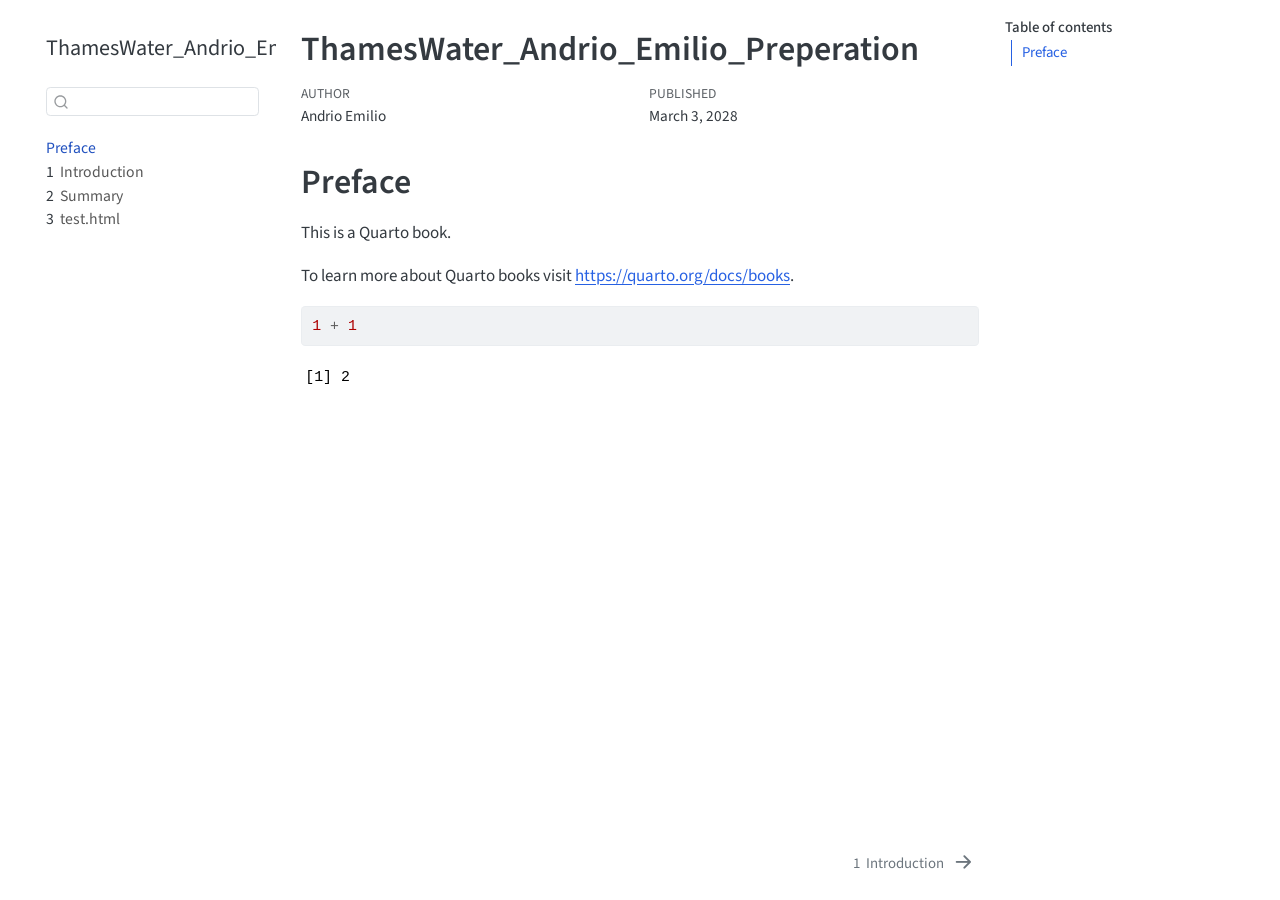
<file: _book/index.html>
<!DOCTYPE html>
<html xmlns="http://www.w3.org/1999/xhtml" lang="en" xml:lang="en"><head>

<meta charset="utf-8">
<meta name="generator" content="quarto-1.4.551">

<meta name="viewport" content="width=device-width, initial-scale=1.0, user-scalable=yes">

<meta name="author" content="Andrio Emilio">
<meta name="dcterms.date" content="2028-03-03">

<title>ThamesWater_Andrio_Emilio_Preperation</title>
<style>
code{white-space: pre-wrap;}
span.smallcaps{font-variant: small-caps;}
div.columns{display: flex; gap: min(4vw, 1.5em);}
div.column{flex: auto; overflow-x: auto;}
div.hanging-indent{margin-left: 1.5em; text-indent: -1.5em;}
ul.task-list{list-style: none;}
ul.task-list li input[type="checkbox"] {
  width: 0.8em;
  margin: 0 0.8em 0.2em -1em; /* quarto-specific, see https://github.com/quarto-dev/quarto-cli/issues/4556 */ 
  vertical-align: middle;
}
/* CSS for syntax highlighting */
pre > code.sourceCode { white-space: pre; position: relative; }
pre > code.sourceCode > span { line-height: 1.25; }
pre > code.sourceCode > span:empty { height: 1.2em; }
.sourceCode { overflow: visible; }
code.sourceCode > span { color: inherit; text-decoration: inherit; }
div.sourceCode { margin: 1em 0; }
pre.sourceCode { margin: 0; }
@media screen {
div.sourceCode { overflow: auto; }
}
@media print {
pre > code.sourceCode { white-space: pre-wrap; }
pre > code.sourceCode > span { text-indent: -5em; padding-left: 5em; }
}
pre.numberSource code
  { counter-reset: source-line 0; }
pre.numberSource code > span
  { position: relative; left: -4em; counter-increment: source-line; }
pre.numberSource code > span > a:first-child::before
  { content: counter(source-line);
    position: relative; left: -1em; text-align: right; vertical-align: baseline;
    border: none; display: inline-block;
    -webkit-touch-callout: none; -webkit-user-select: none;
    -khtml-user-select: none; -moz-user-select: none;
    -ms-user-select: none; user-select: none;
    padding: 0 4px; width: 4em;
  }
pre.numberSource { margin-left: 3em;  padding-left: 4px; }
div.sourceCode
  {   }
@media screen {
pre > code.sourceCode > span > a:first-child::before { text-decoration: underline; }
}
</style>


<script src="site_libs/quarto-nav/quarto-nav.js"></script>
<script src="site_libs/quarto-nav/headroom.min.js"></script>
<script src="site_libs/clipboard/clipboard.min.js"></script>
<script src="site_libs/quarto-search/autocomplete.umd.js"></script>
<script src="site_libs/quarto-search/fuse.min.js"></script>
<script src="site_libs/quarto-search/quarto-search.js"></script>
<meta name="quarto:offset" content="./">
<link href="./intro.html" rel="next">
<script src="site_libs/quarto-html/quarto.js"></script>
<script src="site_libs/quarto-html/popper.min.js"></script>
<script src="site_libs/quarto-html/tippy.umd.min.js"></script>
<script src="site_libs/quarto-html/anchor.min.js"></script>
<link href="site_libs/quarto-html/tippy.css" rel="stylesheet">
<link href="site_libs/quarto-html/quarto-syntax-highlighting.css" rel="stylesheet" id="quarto-text-highlighting-styles">
<script src="site_libs/bootstrap/bootstrap.min.js"></script>
<link href="site_libs/bootstrap/bootstrap-icons.css" rel="stylesheet">
<link href="site_libs/bootstrap/bootstrap.min.css" rel="stylesheet" id="quarto-bootstrap" data-mode="light">
<script id="quarto-search-options" type="application/json">{
  "location": "sidebar",
  "copy-button": false,
  "collapse-after": 3,
  "panel-placement": "start",
  "type": "textbox",
  "limit": 50,
  "keyboard-shortcut": [
    "f",
    "/",
    "s"
  ],
  "show-item-context": false,
  "language": {
    "search-no-results-text": "No results",
    "search-matching-documents-text": "matching documents",
    "search-copy-link-title": "Copy link to search",
    "search-hide-matches-text": "Hide additional matches",
    "search-more-match-text": "more match in this document",
    "search-more-matches-text": "more matches in this document",
    "search-clear-button-title": "Clear",
    "search-text-placeholder": "",
    "search-detached-cancel-button-title": "Cancel",
    "search-submit-button-title": "Submit",
    "search-label": "Search"
  }
}</script>


</head>

<body class="nav-sidebar floating">

<div id="quarto-search-results"></div>
  <header id="quarto-header" class="headroom fixed-top">
  <nav class="quarto-secondary-nav">
    <div class="container-fluid d-flex">
      <button type="button" class="quarto-btn-toggle btn" data-bs-toggle="collapse" data-bs-target=".quarto-sidebar-collapse-item" aria-controls="quarto-sidebar" aria-expanded="false" aria-label="Toggle sidebar navigation" onclick="if (window.quartoToggleHeadroom) { window.quartoToggleHeadroom(); }">
        <i class="bi bi-layout-text-sidebar-reverse"></i>
      </button>
        <nav class="quarto-page-breadcrumbs" aria-label="breadcrumb"><ol class="breadcrumb"><li class="breadcrumb-item"><a href="./index.html">Preface</a></li></ol></nav>
        <a class="flex-grow-1" role="button" data-bs-toggle="collapse" data-bs-target=".quarto-sidebar-collapse-item" aria-controls="quarto-sidebar" aria-expanded="false" aria-label="Toggle sidebar navigation" onclick="if (window.quartoToggleHeadroom) { window.quartoToggleHeadroom(); }">      
        </a>
      <button type="button" class="btn quarto-search-button" aria-label="" onclick="window.quartoOpenSearch();">
        <i class="bi bi-search"></i>
      </button>
    </div>
  </nav>
</header>
<!-- content -->
<div id="quarto-content" class="quarto-container page-columns page-rows-contents page-layout-article">
<!-- sidebar -->
  <nav id="quarto-sidebar" class="sidebar collapse collapse-horizontal quarto-sidebar-collapse-item sidebar-navigation floating overflow-auto">
    <div class="pt-lg-2 mt-2 text-left sidebar-header">
    <div class="sidebar-title mb-0 py-0">
      <a href="./">ThamesWater_Andrio_Emilio_Preperation</a> 
    </div>
      </div>
        <div class="mt-2 flex-shrink-0 align-items-center">
        <div class="sidebar-search">
        <div id="quarto-search" class="" title="Search"></div>
        </div>
        </div>
    <div class="sidebar-menu-container"> 
    <ul class="list-unstyled mt-1">
        <li class="sidebar-item">
  <div class="sidebar-item-container"> 
  <a href="./index.html" class="sidebar-item-text sidebar-link active">
 <span class="menu-text">Preface</span></a>
  </div>
</li>
        <li class="sidebar-item">
  <div class="sidebar-item-container"> 
  <a href="./intro.html" class="sidebar-item-text sidebar-link">
 <span class="menu-text"><span class="chapter-number">1</span>&nbsp; <span class="chapter-title">Introduction</span></span></a>
  </div>
</li>
        <li class="sidebar-item">
  <div class="sidebar-item-container"> 
  <a href="./summary.html" class="sidebar-item-text sidebar-link">
 <span class="menu-text"><span class="chapter-number">2</span>&nbsp; <span class="chapter-title">Summary</span></span></a>
  </div>
</li>
        <li class="sidebar-item">
  <div class="sidebar-item-container"> 
  <a href="./test.html" class="sidebar-item-text sidebar-link">
 <span class="menu-text"><span class="chapter-number">3</span>&nbsp; <span class="chapter-title">test.html</span></span></a>
  </div>
</li>
    </ul>
    </div>
</nav>
<div id="quarto-sidebar-glass" class="quarto-sidebar-collapse-item" data-bs-toggle="collapse" data-bs-target=".quarto-sidebar-collapse-item"></div>
<!-- margin-sidebar -->
    <div id="quarto-margin-sidebar" class="sidebar margin-sidebar">
        <nav id="TOC" role="doc-toc" class="toc-active">
    <h2 id="toc-title">Table of contents</h2>
   
  <ul>
  <li><a href="#preface" id="toc-preface" class="nav-link active" data-scroll-target="#preface">Preface</a></li>
  </ul>
</nav>
    </div>
<!-- main -->
<main class="content" id="quarto-document-content">

<header id="title-block-header" class="quarto-title-block default">
<div class="quarto-title">
<h1 class="title">ThamesWater_Andrio_Emilio_Preperation</h1>
</div>



<div class="quarto-title-meta">

    <div>
    <div class="quarto-title-meta-heading">Author</div>
    <div class="quarto-title-meta-contents">
             <p>Andrio Emilio </p>
          </div>
  </div>
    
    <div>
    <div class="quarto-title-meta-heading">Published</div>
    <div class="quarto-title-meta-contents">
      <p class="date">March 3, 2028</p>
    </div>
  </div>
  
    
  </div>
  


</header>


<section id="preface" class="level1 unnumbered">
<h1 class="unnumbered">Preface</h1>
<p>This is a Quarto book.</p>
<p>To learn more about Quarto books visit <a href="https://quarto.org/docs/books" class="uri">https://quarto.org/docs/books</a>.</p>
<div class="cell">
<div class="sourceCode cell-code" id="cb1"><pre class="sourceCode r code-with-copy"><code class="sourceCode r"><span id="cb1-1"><a href="#cb1-1" aria-hidden="true" tabindex="-1"></a><span class="dv">1</span> <span class="sc">+</span> <span class="dv">1</span></span></code><button title="Copy to Clipboard" class="code-copy-button"><i class="bi"></i></button></pre></div>
<div class="cell-output cell-output-stdout">
<pre><code>[1] 2</code></pre>
</div>
</div>


</section>

</main> <!-- /main -->
<script id="quarto-html-after-body" type="application/javascript">
window.document.addEventListener("DOMContentLoaded", function (event) {
  const toggleBodyColorMode = (bsSheetEl) => {
    const mode = bsSheetEl.getAttribute("data-mode");
    const bodyEl = window.document.querySelector("body");
    if (mode === "dark") {
      bodyEl.classList.add("quarto-dark");
      bodyEl.classList.remove("quarto-light");
    } else {
      bodyEl.classList.add("quarto-light");
      bodyEl.classList.remove("quarto-dark");
    }
  }
  const toggleBodyColorPrimary = () => {
    const bsSheetEl = window.document.querySelector("link#quarto-bootstrap");
    if (bsSheetEl) {
      toggleBodyColorMode(bsSheetEl);
    }
  }
  toggleBodyColorPrimary();  
  const icon = "";
  const anchorJS = new window.AnchorJS();
  anchorJS.options = {
    placement: 'right',
    icon: icon
  };
  anchorJS.add('.anchored');
  const isCodeAnnotation = (el) => {
    for (const clz of el.classList) {
      if (clz.startsWith('code-annotation-')) {                     
        return true;
      }
    }
    return false;
  }
  const clipboard = new window.ClipboardJS('.code-copy-button', {
    text: function(trigger) {
      const codeEl = trigger.previousElementSibling.cloneNode(true);
      for (const childEl of codeEl.children) {
        if (isCodeAnnotation(childEl)) {
          childEl.remove();
        }
      }
      return codeEl.innerText;
    }
  });
  clipboard.on('success', function(e) {
    // button target
    const button = e.trigger;
    // don't keep focus
    button.blur();
    // flash "checked"
    button.classList.add('code-copy-button-checked');
    var currentTitle = button.getAttribute("title");
    button.setAttribute("title", "Copied!");
    let tooltip;
    if (window.bootstrap) {
      button.setAttribute("data-bs-toggle", "tooltip");
      button.setAttribute("data-bs-placement", "left");
      button.setAttribute("data-bs-title", "Copied!");
      tooltip = new bootstrap.Tooltip(button, 
        { trigger: "manual", 
          customClass: "code-copy-button-tooltip",
          offset: [0, -8]});
      tooltip.show();    
    }
    setTimeout(function() {
      if (tooltip) {
        tooltip.hide();
        button.removeAttribute("data-bs-title");
        button.removeAttribute("data-bs-toggle");
        button.removeAttribute("data-bs-placement");
      }
      button.setAttribute("title", currentTitle);
      button.classList.remove('code-copy-button-checked');
    }, 1000);
    // clear code selection
    e.clearSelection();
  });
    var localhostRegex = new RegExp(/^(?:http|https):\/\/localhost\:?[0-9]*\//);
    var mailtoRegex = new RegExp(/^mailto:/);
      var filterRegex = new RegExp('/' + window.location.host + '/');
    var isInternal = (href) => {
        return filterRegex.test(href) || localhostRegex.test(href) || mailtoRegex.test(href);
    }
    // Inspect non-navigation links and adorn them if external
 	var links = window.document.querySelectorAll('a[href]:not(.nav-link):not(.navbar-brand):not(.toc-action):not(.sidebar-link):not(.sidebar-item-toggle):not(.pagination-link):not(.no-external):not([aria-hidden]):not(.dropdown-item):not(.quarto-navigation-tool)');
    for (var i=0; i<links.length; i++) {
      const link = links[i];
      if (!isInternal(link.href)) {
        // undo the damage that might have been done by quarto-nav.js in the case of
        // links that we want to consider external
        if (link.dataset.originalHref !== undefined) {
          link.href = link.dataset.originalHref;
        }
      }
    }
  function tippyHover(el, contentFn, onTriggerFn, onUntriggerFn) {
    const config = {
      allowHTML: true,
      maxWidth: 500,
      delay: 100,
      arrow: false,
      appendTo: function(el) {
          return el.parentElement;
      },
      interactive: true,
      interactiveBorder: 10,
      theme: 'quarto',
      placement: 'bottom-start',
    };
    if (contentFn) {
      config.content = contentFn;
    }
    if (onTriggerFn) {
      config.onTrigger = onTriggerFn;
    }
    if (onUntriggerFn) {
      config.onUntrigger = onUntriggerFn;
    }
    window.tippy(el, config); 
  }
  const noterefs = window.document.querySelectorAll('a[role="doc-noteref"]');
  for (var i=0; i<noterefs.length; i++) {
    const ref = noterefs[i];
    tippyHover(ref, function() {
      // use id or data attribute instead here
      let href = ref.getAttribute('data-footnote-href') || ref.getAttribute('href');
      try { href = new URL(href).hash; } catch {}
      const id = href.replace(/^#\/?/, "");
      const note = window.document.getElementById(id);
      if (note) {
        return note.innerHTML;
      } else {
        return "";
      }
    });
  }
  const xrefs = window.document.querySelectorAll('a.quarto-xref');
  const processXRef = (id, note) => {
    // Strip column container classes
    const stripColumnClz = (el) => {
      el.classList.remove("page-full", "page-columns");
      if (el.children) {
        for (const child of el.children) {
          stripColumnClz(child);
        }
      }
    }
    stripColumnClz(note)
    if (id === null || id.startsWith('sec-')) {
      // Special case sections, only their first couple elements
      const container = document.createElement("div");
      if (note.children && note.children.length > 2) {
        container.appendChild(note.children[0].cloneNode(true));
        for (let i = 1; i < note.children.length; i++) {
          const child = note.children[i];
          if (child.tagName === "P" && child.innerText === "") {
            continue;
          } else {
            container.appendChild(child.cloneNode(true));
            break;
          }
        }
        if (window.Quarto?.typesetMath) {
          window.Quarto.typesetMath(container);
        }
        return container.innerHTML
      } else {
        if (window.Quarto?.typesetMath) {
          window.Quarto.typesetMath(note);
        }
        return note.innerHTML;
      }
    } else {
      // Remove any anchor links if they are present
      const anchorLink = note.querySelector('a.anchorjs-link');
      if (anchorLink) {
        anchorLink.remove();
      }
      if (window.Quarto?.typesetMath) {
        window.Quarto.typesetMath(note);
      }
      // TODO in 1.5, we should make sure this works without a callout special case
      if (note.classList.contains("callout")) {
        return note.outerHTML;
      } else {
        return note.innerHTML;
      }
    }
  }
  for (var i=0; i<xrefs.length; i++) {
    const xref = xrefs[i];
    tippyHover(xref, undefined, function(instance) {
      instance.disable();
      let url = xref.getAttribute('href');
      let hash = undefined; 
      if (url.startsWith('#')) {
        hash = url;
      } else {
        try { hash = new URL(url).hash; } catch {}
      }
      if (hash) {
        const id = hash.replace(/^#\/?/, "");
        const note = window.document.getElementById(id);
        if (note !== null) {
          try {
            const html = processXRef(id, note.cloneNode(true));
            instance.setContent(html);
          } finally {
            instance.enable();
            instance.show();
          }
        } else {
          // See if we can fetch this
          fetch(url.split('#')[0])
          .then(res => res.text())
          .then(html => {
            const parser = new DOMParser();
            const htmlDoc = parser.parseFromString(html, "text/html");
            const note = htmlDoc.getElementById(id);
            if (note !== null) {
              const html = processXRef(id, note);
              instance.setContent(html);
            } 
          }).finally(() => {
            instance.enable();
            instance.show();
          });
        }
      } else {
        // See if we can fetch a full url (with no hash to target)
        // This is a special case and we should probably do some content thinning / targeting
        fetch(url)
        .then(res => res.text())
        .then(html => {
          const parser = new DOMParser();
          const htmlDoc = parser.parseFromString(html, "text/html");
          const note = htmlDoc.querySelector('main.content');
          if (note !== null) {
            // This should only happen for chapter cross references
            // (since there is no id in the URL)
            // remove the first header
            if (note.children.length > 0 && note.children[0].tagName === "HEADER") {
              note.children[0].remove();
            }
            const html = processXRef(null, note);
            instance.setContent(html);
          } 
        }).finally(() => {
          instance.enable();
          instance.show();
        });
      }
    }, function(instance) {
    });
  }
      let selectedAnnoteEl;
      const selectorForAnnotation = ( cell, annotation) => {
        let cellAttr = 'data-code-cell="' + cell + '"';
        let lineAttr = 'data-code-annotation="' +  annotation + '"';
        const selector = 'span[' + cellAttr + '][' + lineAttr + ']';
        return selector;
      }
      const selectCodeLines = (annoteEl) => {
        const doc = window.document;
        const targetCell = annoteEl.getAttribute("data-target-cell");
        const targetAnnotation = annoteEl.getAttribute("data-target-annotation");
        const annoteSpan = window.document.querySelector(selectorForAnnotation(targetCell, targetAnnotation));
        const lines = annoteSpan.getAttribute("data-code-lines").split(",");
        const lineIds = lines.map((line) => {
          return targetCell + "-" + line;
        })
        let top = null;
        let height = null;
        let parent = null;
        if (lineIds.length > 0) {
            //compute the position of the single el (top and bottom and make a div)
            const el = window.document.getElementById(lineIds[0]);
            top = el.offsetTop;
            height = el.offsetHeight;
            parent = el.parentElement.parentElement;
          if (lineIds.length > 1) {
            const lastEl = window.document.getElementById(lineIds[lineIds.length - 1]);
            const bottom = lastEl.offsetTop + lastEl.offsetHeight;
            height = bottom - top;
          }
          if (top !== null && height !== null && parent !== null) {
            // cook up a div (if necessary) and position it 
            let div = window.document.getElementById("code-annotation-line-highlight");
            if (div === null) {
              div = window.document.createElement("div");
              div.setAttribute("id", "code-annotation-line-highlight");
              div.style.position = 'absolute';
              parent.appendChild(div);
            }
            div.style.top = top - 2 + "px";
            div.style.height = height + 4 + "px";
            div.style.left = 0;
            let gutterDiv = window.document.getElementById("code-annotation-line-highlight-gutter");
            if (gutterDiv === null) {
              gutterDiv = window.document.createElement("div");
              gutterDiv.setAttribute("id", "code-annotation-line-highlight-gutter");
              gutterDiv.style.position = 'absolute';
              const codeCell = window.document.getElementById(targetCell);
              const gutter = codeCell.querySelector('.code-annotation-gutter');
              gutter.appendChild(gutterDiv);
            }
            gutterDiv.style.top = top - 2 + "px";
            gutterDiv.style.height = height + 4 + "px";
          }
          selectedAnnoteEl = annoteEl;
        }
      };
      const unselectCodeLines = () => {
        const elementsIds = ["code-annotation-line-highlight", "code-annotation-line-highlight-gutter"];
        elementsIds.forEach((elId) => {
          const div = window.document.getElementById(elId);
          if (div) {
            div.remove();
          }
        });
        selectedAnnoteEl = undefined;
      };
        // Handle positioning of the toggle
    window.addEventListener(
      "resize",
      throttle(() => {
        elRect = undefined;
        if (selectedAnnoteEl) {
          selectCodeLines(selectedAnnoteEl);
        }
      }, 10)
    );
    function throttle(fn, ms) {
    let throttle = false;
    let timer;
      return (...args) => {
        if(!throttle) { // first call gets through
            fn.apply(this, args);
            throttle = true;
        } else { // all the others get throttled
            if(timer) clearTimeout(timer); // cancel #2
            timer = setTimeout(() => {
              fn.apply(this, args);
              timer = throttle = false;
            }, ms);
        }
      };
    }
      // Attach click handler to the DT
      const annoteDls = window.document.querySelectorAll('dt[data-target-cell]');
      for (const annoteDlNode of annoteDls) {
        annoteDlNode.addEventListener('click', (event) => {
          const clickedEl = event.target;
          if (clickedEl !== selectedAnnoteEl) {
            unselectCodeLines();
            const activeEl = window.document.querySelector('dt[data-target-cell].code-annotation-active');
            if (activeEl) {
              activeEl.classList.remove('code-annotation-active');
            }
            selectCodeLines(clickedEl);
            clickedEl.classList.add('code-annotation-active');
          } else {
            // Unselect the line
            unselectCodeLines();
            clickedEl.classList.remove('code-annotation-active');
          }
        });
      }
  const findCites = (el) => {
    const parentEl = el.parentElement;
    if (parentEl) {
      const cites = parentEl.dataset.cites;
      if (cites) {
        return {
          el,
          cites: cites.split(' ')
        };
      } else {
        return findCites(el.parentElement)
      }
    } else {
      return undefined;
    }
  };
  var bibliorefs = window.document.querySelectorAll('a[role="doc-biblioref"]');
  for (var i=0; i<bibliorefs.length; i++) {
    const ref = bibliorefs[i];
    const citeInfo = findCites(ref);
    if (citeInfo) {
      tippyHover(citeInfo.el, function() {
        var popup = window.document.createElement('div');
        citeInfo.cites.forEach(function(cite) {
          var citeDiv = window.document.createElement('div');
          citeDiv.classList.add('hanging-indent');
          citeDiv.classList.add('csl-entry');
          var biblioDiv = window.document.getElementById('ref-' + cite);
          if (biblioDiv) {
            citeDiv.innerHTML = biblioDiv.innerHTML;
          }
          popup.appendChild(citeDiv);
        });
        return popup.innerHTML;
      });
    }
  }
});
</script>
<nav class="page-navigation">
  <div class="nav-page nav-page-previous">
  </div>
  <div class="nav-page nav-page-next">
      <a href="./intro.html" class="pagination-link" aria-label="Introduction">
        <span class="nav-page-text"><span class="chapter-number">1</span>&nbsp; <span class="chapter-title">Introduction</span></span> <i class="bi bi-arrow-right-short"></i>
      </a>
  </div>
</nav>
</div> <!-- /content -->




</body></html>
</file>
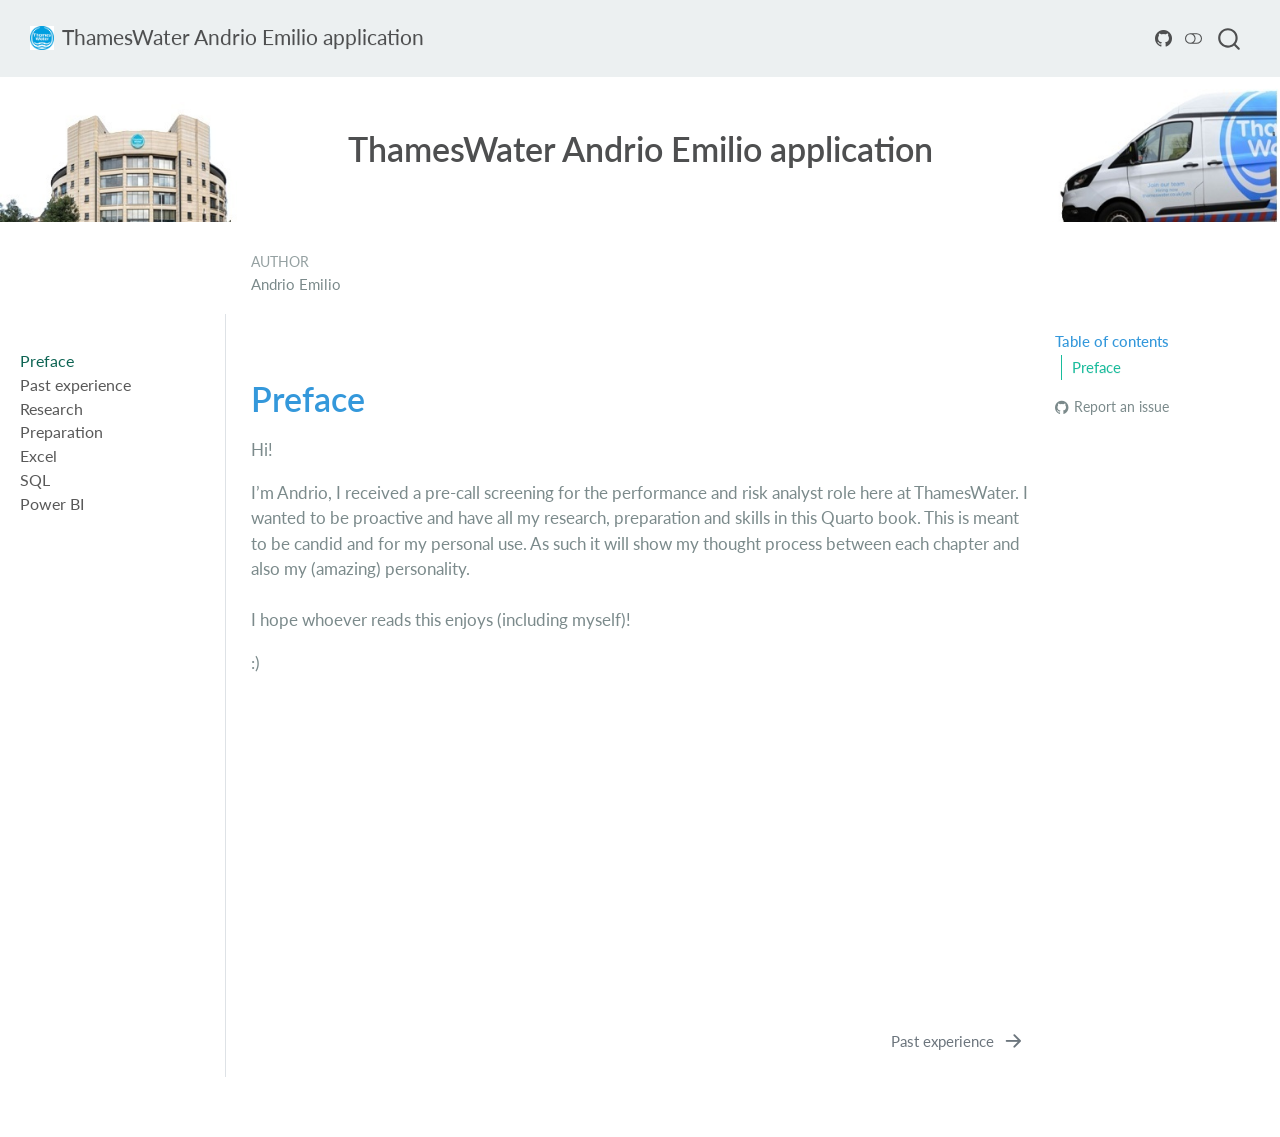
<file: docs/index.html>
<!DOCTYPE html>
<html xmlns="http://www.w3.org/1999/xhtml" lang="en" xml:lang="en"><head>

<meta charset="utf-8">
<meta name="generator" content="quarto-1.4.551">

<meta name="viewport" content="width=device-width, initial-scale=1.0, user-scalable=yes">

<meta name="author" content="Andrio Emilio">

<title>ThamesWater Andrio Emilio application</title>
<style>
code{white-space: pre-wrap;}
span.smallcaps{font-variant: small-caps;}
div.columns{display: flex; gap: min(4vw, 1.5em);}
div.column{flex: auto; overflow-x: auto;}
div.hanging-indent{margin-left: 1.5em; text-indent: -1.5em;}
ul.task-list{list-style: none;}
ul.task-list li input[type="checkbox"] {
  width: 0.8em;
  margin: 0 0.8em 0.2em -1em; /* quarto-specific, see https://github.com/quarto-dev/quarto-cli/issues/4556 */ 
  vertical-align: middle;
}
</style>


<script src="site_libs/quarto-nav/quarto-nav.js"></script>
<script src="site_libs/quarto-nav/headroom.min.js"></script>
<script src="site_libs/clipboard/clipboard.min.js"></script>
<script src="site_libs/quarto-search/autocomplete.umd.js"></script>
<script src="site_libs/quarto-search/fuse.min.js"></script>
<script src="site_libs/quarto-search/quarto-search.js"></script>
<meta name="quarto:offset" content="./">
<link href="./intro.html" rel="next">
<link href="./images/logo.png" rel="icon" type="image/png">
<script src="site_libs/quarto-html/quarto.js"></script>
<script src="site_libs/quarto-html/popper.min.js"></script>
<script src="site_libs/quarto-html/tippy.umd.min.js"></script>
<script src="site_libs/quarto-html/anchor.min.js"></script>
<link href="site_libs/quarto-html/tippy.css" rel="stylesheet">
<link href="site_libs/quarto-html/quarto-syntax-highlighting.css" rel="stylesheet" class="quarto-color-scheme" id="quarto-text-highlighting-styles">
<link href="site_libs/quarto-html/quarto-syntax-highlighting-dark.css" rel="prefetch" class="quarto-color-scheme quarto-color-alternate" id="quarto-text-highlighting-styles">
<script src="site_libs/bootstrap/bootstrap.min.js"></script>
<link href="site_libs/bootstrap/bootstrap-icons.css" rel="stylesheet">
<link href="site_libs/bootstrap/bootstrap.min.css" rel="stylesheet" class="quarto-color-scheme" id="quarto-bootstrap" data-mode="light">
<link href="site_libs/bootstrap/bootstrap-dark.min.css" rel="prefetch" class="quarto-color-scheme quarto-color-alternate" id="quarto-bootstrap" data-mode="dark">
<script id="quarto-search-options" type="application/json">{
  "location": "navbar",
  "copy-button": false,
  "collapse-after": 3,
  "panel-placement": "end",
  "type": "overlay",
  "limit": 50,
  "keyboard-shortcut": [
    "f",
    "/",
    "s"
  ],
  "show-item-context": false,
  "language": {
    "search-no-results-text": "No results",
    "search-matching-documents-text": "matching documents",
    "search-copy-link-title": "Copy link to search",
    "search-hide-matches-text": "Hide additional matches",
    "search-more-match-text": "more match in this document",
    "search-more-matches-text": "more matches in this document",
    "search-clear-button-title": "Clear",
    "search-text-placeholder": "",
    "search-detached-cancel-button-title": "Cancel",
    "search-submit-button-title": "Submit",
    "search-label": "Search"
  }
}</script>
<style>

      .quarto-title-block .quarto-title-banner {
        background-image: url(images/banner.jpg);
background-size: cover;
      }
</style>


<link rel="stylesheet" href="styles.css">
</head>

<body class="nav-sidebar docked nav-fixed">

<div id="quarto-search-results"></div>
  <header id="quarto-header" class="headroom fixed-top quarto-banner">
    <nav class="navbar navbar-expand-lg " data-bs-theme="dark">
      <div class="navbar-container container-fluid">
      <div class="navbar-brand-container mx-auto">
    <a href="./index.html" class="navbar-brand navbar-brand-logo">
    <img src="./images/logo.png" alt="" class="navbar-logo">
    </a>
    <a class="navbar-brand" href="./index.html">
    <span class="navbar-title">ThamesWater Andrio Emilio application</span>
    </a>
  </div>
            <div id="quarto-search" class="" title="Search"></div>
          <button class="navbar-toggler" type="button" data-bs-toggle="collapse" data-bs-target="#navbarCollapse" aria-controls="navbarCollapse" aria-expanded="false" aria-label="Toggle navigation" onclick="if (window.quartoToggleHeadroom) { window.quartoToggleHeadroom(); }">
  <span class="navbar-toggler-icon"></span>
</button>
          <div class="collapse navbar-collapse" id="navbarCollapse">
            <ul class="navbar-nav navbar-nav-scroll ms-auto">
</ul>
          </div> <!-- /navcollapse -->
          <div class="quarto-navbar-tools">
    <a href="https://github.com/andrioemilio/Interview_prep" title="Source Code" class="quarto-navigation-tool px-1" aria-label="Source Code"><i class="bi bi-github"></i></a>
  <a href="" class="quarto-color-scheme-toggle quarto-navigation-tool  px-1" onclick="window.quartoToggleColorScheme(); return false;" title="Toggle dark mode"><i class="bi"></i></a>
</div>
      </div> <!-- /container-fluid -->
    </nav>
  <nav class="quarto-secondary-nav">
    <div class="container-fluid d-flex">
      <button type="button" class="quarto-btn-toggle btn" data-bs-toggle="collapse" data-bs-target=".quarto-sidebar-collapse-item" aria-controls="quarto-sidebar" aria-expanded="false" aria-label="Toggle sidebar navigation" onclick="if (window.quartoToggleHeadroom) { window.quartoToggleHeadroom(); }">
        <i class="bi bi-layout-text-sidebar-reverse"></i>
      </button>
        <nav class="quarto-page-breadcrumbs" aria-label="breadcrumb"><ol class="breadcrumb"><li class="breadcrumb-item"><a href="./index.html">Preface</a></li></ol></nav>
        <a class="flex-grow-1" role="button" data-bs-toggle="collapse" data-bs-target=".quarto-sidebar-collapse-item" aria-controls="quarto-sidebar" aria-expanded="false" aria-label="Toggle sidebar navigation" onclick="if (window.quartoToggleHeadroom) { window.quartoToggleHeadroom(); }">      
        </a>
    </div>
  </nav>
</header>
<!-- content -->
<header id="title-block-header" class="quarto-title-block default page-columns page-full">
  <div class="quarto-title-banner page-columns page-full">
    <div class="quarto-title column-body">
      <h1 class="title">ThamesWater Andrio Emilio application</h1>
                      </div>
  </div>
    
  
  <div class="quarto-title-meta">

      <div>
      <div class="quarto-title-meta-heading">Author</div>
      <div class="quarto-title-meta-contents">
               <p>Andrio Emilio </p>
            </div>
    </div>
      
    
      
    </div>
    
  
  </header><div id="quarto-content" class="quarto-container page-columns page-rows-contents page-layout-article page-navbar">
<!-- sidebar -->
  <nav id="quarto-sidebar" class="sidebar collapse collapse-horizontal quarto-sidebar-collapse-item sidebar-navigation docked overflow-auto">
    <div class="sidebar-menu-container"> 
    <ul class="list-unstyled mt-1">
        <li class="sidebar-item">
  <div class="sidebar-item-container"> 
  <a href="./index.html" class="sidebar-item-text sidebar-link active">
 <span class="menu-text">Preface</span></a>
  </div>
</li>
        <li class="sidebar-item">
  <div class="sidebar-item-container"> 
  <a href="./intro.html" class="sidebar-item-text sidebar-link"><span class="chapter-title">Past experience</span></a>
  </div>
</li>
        <li class="sidebar-item">
  <div class="sidebar-item-container"> 
  <a href="./summary.html" class="sidebar-item-text sidebar-link"><span class="chapter-title">Research</span></a>
  </div>
</li>
        <li class="sidebar-item">
  <div class="sidebar-item-container"> 
  <a href="./prep.html" class="sidebar-item-text sidebar-link"><span class="chapter-title">Preparation</span></a>
  </div>
</li>
        <li class="sidebar-item">
  <div class="sidebar-item-container"> 
  <a href="./ExcelStudy.html" class="sidebar-item-text sidebar-link"><span class="chapter-title">Excel</span></a>
  </div>
</li>
        <li class="sidebar-item">
  <div class="sidebar-item-container"> 
  <a href="./SQLStudy.html" class="sidebar-item-text sidebar-link"><span class="chapter-title">SQL</span></a>
  </div>
</li>
        <li class="sidebar-item">
  <div class="sidebar-item-container"> 
  <a href="./PowerBIStudy.html" class="sidebar-item-text sidebar-link"><span class="chapter-title">Power BI</span></a>
  </div>
</li>
    </ul>
    </div>
</nav>
<div id="quarto-sidebar-glass" class="quarto-sidebar-collapse-item" data-bs-toggle="collapse" data-bs-target=".quarto-sidebar-collapse-item"></div>
<!-- margin-sidebar -->
    <div id="quarto-margin-sidebar" class="sidebar margin-sidebar">
        <nav id="TOC" role="doc-toc" class="toc-active">
    <h2 id="toc-title">Table of contents</h2>
   
  <ul>
  <li><a href="#preface" id="toc-preface" class="nav-link active" data-scroll-target="#preface">Preface</a></li>
  </ul>
<div class="toc-actions"><ul><li><a href="https://github.com/andrioemilio/Interview_prep/issues/new" class="toc-action"><i class="bi bi-github"></i>Report an issue</a></li></ul></div></nav>
    </div>
<!-- main -->
<main class="content quarto-banner-title-block" id="quarto-document-content">





<section id="preface" class="level1 unnumbered">
<h1 class="unnumbered">Preface</h1>
<p>Hi!</p>
<p>I’m Andrio, I received a pre-call screening for the performance and risk analyst role here at ThamesWater. I wanted to be proactive and have all my research, preparation and skills in this Quarto book. This is meant to be candid and for my personal use. As such it will show my thought process between each chapter and also my (amazing) personality.<br>
<br>
I hope whoever reads this enjoys (including myself)!</p>
<p>:)</p>


</section>

</main> <!-- /main -->
<script id="quarto-html-after-body" type="application/javascript">
window.document.addEventListener("DOMContentLoaded", function (event) {
  const toggleBodyColorMode = (bsSheetEl) => {
    const mode = bsSheetEl.getAttribute("data-mode");
    const bodyEl = window.document.querySelector("body");
    if (mode === "dark") {
      bodyEl.classList.add("quarto-dark");
      bodyEl.classList.remove("quarto-light");
    } else {
      bodyEl.classList.add("quarto-light");
      bodyEl.classList.remove("quarto-dark");
    }
  }
  const toggleBodyColorPrimary = () => {
    const bsSheetEl = window.document.querySelector("link#quarto-bootstrap");
    if (bsSheetEl) {
      toggleBodyColorMode(bsSheetEl);
    }
  }
  toggleBodyColorPrimary();  
  const disableStylesheet = (stylesheets) => {
    for (let i=0; i < stylesheets.length; i++) {
      const stylesheet = stylesheets[i];
      stylesheet.rel = 'prefetch';
    }
  }
  const enableStylesheet = (stylesheets) => {
    for (let i=0; i < stylesheets.length; i++) {
      const stylesheet = stylesheets[i];
      stylesheet.rel = 'stylesheet';
    }
  }
  const manageTransitions = (selector, allowTransitions) => {
    const els = window.document.querySelectorAll(selector);
    for (let i=0; i < els.length; i++) {
      const el = els[i];
      if (allowTransitions) {
        el.classList.remove('notransition');
      } else {
        el.classList.add('notransition');
      }
    }
  }
  const toggleGiscusIfUsed = (isAlternate, darkModeDefault) => {
    const baseTheme = document.querySelector('#giscus-base-theme')?.value ?? 'light';
    const alternateTheme = document.querySelector('#giscus-alt-theme')?.value ?? 'dark';
    let newTheme = '';
    if(darkModeDefault) {
      newTheme = isAlternate ? baseTheme : alternateTheme;
    } else {
      newTheme = isAlternate ? alternateTheme : baseTheme;
    }
    const changeGiscusTheme = () => {
      // From: https://github.com/giscus/giscus/issues/336
      const sendMessage = (message) => {
        const iframe = document.querySelector('iframe.giscus-frame');
        if (!iframe) return;
        iframe.contentWindow.postMessage({ giscus: message }, 'https://giscus.app');
      }
      sendMessage({
        setConfig: {
          theme: newTheme
        }
      });
    }
    const isGiscussLoaded = window.document.querySelector('iframe.giscus-frame') !== null;
    if (isGiscussLoaded) {
      changeGiscusTheme();
    }
  }
  const toggleColorMode = (alternate) => {
    // Switch the stylesheets
    const alternateStylesheets = window.document.querySelectorAll('link.quarto-color-scheme.quarto-color-alternate');
    manageTransitions('#quarto-margin-sidebar .nav-link', false);
    if (alternate) {
      enableStylesheet(alternateStylesheets);
      for (const sheetNode of alternateStylesheets) {
        if (sheetNode.id === "quarto-bootstrap") {
          toggleBodyColorMode(sheetNode);
        }
      }
    } else {
      disableStylesheet(alternateStylesheets);
      toggleBodyColorPrimary();
    }
    manageTransitions('#quarto-margin-sidebar .nav-link', true);
    // Switch the toggles
    const toggles = window.document.querySelectorAll('.quarto-color-scheme-toggle');
    for (let i=0; i < toggles.length; i++) {
      const toggle = toggles[i];
      if (toggle) {
        if (alternate) {
          toggle.classList.add("alternate");     
        } else {
          toggle.classList.remove("alternate");
        }
      }
    }
    // Hack to workaround the fact that safari doesn't
    // properly recolor the scrollbar when toggling (#1455)
    if (navigator.userAgent.indexOf('Safari') > 0 && navigator.userAgent.indexOf('Chrome') == -1) {
      manageTransitions("body", false);
      window.scrollTo(0, 1);
      setTimeout(() => {
        window.scrollTo(0, 0);
        manageTransitions("body", true);
      }, 40);  
    }
  }
  const isFileUrl = () => { 
    return window.location.protocol === 'file:';
  }
  const hasAlternateSentinel = () => {  
    let styleSentinel = getColorSchemeSentinel();
    if (styleSentinel !== null) {
      return styleSentinel === "alternate";
    } else {
      return false;
    }
  }
  const setStyleSentinel = (alternate) => {
    const value = alternate ? "alternate" : "default";
    if (!isFileUrl()) {
      window.localStorage.setItem("quarto-color-scheme", value);
    } else {
      localAlternateSentinel = value;
    }
  }
  const getColorSchemeSentinel = () => {
    if (!isFileUrl()) {
      const storageValue = window.localStorage.getItem("quarto-color-scheme");
      return storageValue != null ? storageValue : localAlternateSentinel;
    } else {
      return localAlternateSentinel;
    }
  }
  const darkModeDefault = false;
  let localAlternateSentinel = darkModeDefault ? 'alternate' : 'default';
  // Dark / light mode switch
  window.quartoToggleColorScheme = () => {
    // Read the current dark / light value 
    let toAlternate = !hasAlternateSentinel();
    toggleColorMode(toAlternate);
    setStyleSentinel(toAlternate);
    toggleGiscusIfUsed(toAlternate, darkModeDefault);
  };
  // Ensure there is a toggle, if there isn't float one in the top right
  if (window.document.querySelector('.quarto-color-scheme-toggle') === null) {
    const a = window.document.createElement('a');
    a.classList.add('top-right');
    a.classList.add('quarto-color-scheme-toggle');
    a.href = "";
    a.onclick = function() { try { window.quartoToggleColorScheme(); } catch {} return false; };
    const i = window.document.createElement("i");
    i.classList.add('bi');
    a.appendChild(i);
    window.document.body.appendChild(a);
  }
  // Switch to dark mode if need be
  if (hasAlternateSentinel()) {
    toggleColorMode(true);
  } else {
    toggleColorMode(false);
  }
  const icon = "";
  const anchorJS = new window.AnchorJS();
  anchorJS.options = {
    placement: 'right',
    icon: icon
  };
  anchorJS.add('.anchored');
  const isCodeAnnotation = (el) => {
    for (const clz of el.classList) {
      if (clz.startsWith('code-annotation-')) {                     
        return true;
      }
    }
    return false;
  }
  const clipboard = new window.ClipboardJS('.code-copy-button', {
    text: function(trigger) {
      const codeEl = trigger.previousElementSibling.cloneNode(true);
      for (const childEl of codeEl.children) {
        if (isCodeAnnotation(childEl)) {
          childEl.remove();
        }
      }
      return codeEl.innerText;
    }
  });
  clipboard.on('success', function(e) {
    // button target
    const button = e.trigger;
    // don't keep focus
    button.blur();
    // flash "checked"
    button.classList.add('code-copy-button-checked');
    var currentTitle = button.getAttribute("title");
    button.setAttribute("title", "Copied!");
    let tooltip;
    if (window.bootstrap) {
      button.setAttribute("data-bs-toggle", "tooltip");
      button.setAttribute("data-bs-placement", "left");
      button.setAttribute("data-bs-title", "Copied!");
      tooltip = new bootstrap.Tooltip(button, 
        { trigger: "manual", 
          customClass: "code-copy-button-tooltip",
          offset: [0, -8]});
      tooltip.show();    
    }
    setTimeout(function() {
      if (tooltip) {
        tooltip.hide();
        button.removeAttribute("data-bs-title");
        button.removeAttribute("data-bs-toggle");
        button.removeAttribute("data-bs-placement");
      }
      button.setAttribute("title", currentTitle);
      button.classList.remove('code-copy-button-checked');
    }, 1000);
    // clear code selection
    e.clearSelection();
  });
    var localhostRegex = new RegExp(/^(?:http|https):\/\/localhost\:?[0-9]*\//);
    var mailtoRegex = new RegExp(/^mailto:/);
      var filterRegex = new RegExp('/' + window.location.host + '/');
    var isInternal = (href) => {
        return filterRegex.test(href) || localhostRegex.test(href) || mailtoRegex.test(href);
    }
    // Inspect non-navigation links and adorn them if external
 	var links = window.document.querySelectorAll('a[href]:not(.nav-link):not(.navbar-brand):not(.toc-action):not(.sidebar-link):not(.sidebar-item-toggle):not(.pagination-link):not(.no-external):not([aria-hidden]):not(.dropdown-item):not(.quarto-navigation-tool)');
    for (var i=0; i<links.length; i++) {
      const link = links[i];
      if (!isInternal(link.href)) {
        // undo the damage that might have been done by quarto-nav.js in the case of
        // links that we want to consider external
        if (link.dataset.originalHref !== undefined) {
          link.href = link.dataset.originalHref;
        }
      }
    }
  function tippyHover(el, contentFn, onTriggerFn, onUntriggerFn) {
    const config = {
      allowHTML: true,
      maxWidth: 500,
      delay: 100,
      arrow: false,
      appendTo: function(el) {
          return el.parentElement;
      },
      interactive: true,
      interactiveBorder: 10,
      theme: 'quarto',
      placement: 'bottom-start',
    };
    if (contentFn) {
      config.content = contentFn;
    }
    if (onTriggerFn) {
      config.onTrigger = onTriggerFn;
    }
    if (onUntriggerFn) {
      config.onUntrigger = onUntriggerFn;
    }
    window.tippy(el, config); 
  }
  const noterefs = window.document.querySelectorAll('a[role="doc-noteref"]');
  for (var i=0; i<noterefs.length; i++) {
    const ref = noterefs[i];
    tippyHover(ref, function() {
      // use id or data attribute instead here
      let href = ref.getAttribute('data-footnote-href') || ref.getAttribute('href');
      try { href = new URL(href).hash; } catch {}
      const id = href.replace(/^#\/?/, "");
      const note = window.document.getElementById(id);
      if (note) {
        return note.innerHTML;
      } else {
        return "";
      }
    });
  }
  const xrefs = window.document.querySelectorAll('a.quarto-xref');
  const processXRef = (id, note) => {
    // Strip column container classes
    const stripColumnClz = (el) => {
      el.classList.remove("page-full", "page-columns");
      if (el.children) {
        for (const child of el.children) {
          stripColumnClz(child);
        }
      }
    }
    stripColumnClz(note)
    if (id === null || id.startsWith('sec-')) {
      // Special case sections, only their first couple elements
      const container = document.createElement("div");
      if (note.children && note.children.length > 2) {
        container.appendChild(note.children[0].cloneNode(true));
        for (let i = 1; i < note.children.length; i++) {
          const child = note.children[i];
          if (child.tagName === "P" && child.innerText === "") {
            continue;
          } else {
            container.appendChild(child.cloneNode(true));
            break;
          }
        }
        if (window.Quarto?.typesetMath) {
          window.Quarto.typesetMath(container);
        }
        return container.innerHTML
      } else {
        if (window.Quarto?.typesetMath) {
          window.Quarto.typesetMath(note);
        }
        return note.innerHTML;
      }
    } else {
      // Remove any anchor links if they are present
      const anchorLink = note.querySelector('a.anchorjs-link');
      if (anchorLink) {
        anchorLink.remove();
      }
      if (window.Quarto?.typesetMath) {
        window.Quarto.typesetMath(note);
      }
      // TODO in 1.5, we should make sure this works without a callout special case
      if (note.classList.contains("callout")) {
        return note.outerHTML;
      } else {
        return note.innerHTML;
      }
    }
  }
  for (var i=0; i<xrefs.length; i++) {
    const xref = xrefs[i];
    tippyHover(xref, undefined, function(instance) {
      instance.disable();
      let url = xref.getAttribute('href');
      let hash = undefined; 
      if (url.startsWith('#')) {
        hash = url;
      } else {
        try { hash = new URL(url).hash; } catch {}
      }
      if (hash) {
        const id = hash.replace(/^#\/?/, "");
        const note = window.document.getElementById(id);
        if (note !== null) {
          try {
            const html = processXRef(id, note.cloneNode(true));
            instance.setContent(html);
          } finally {
            instance.enable();
            instance.show();
          }
        } else {
          // See if we can fetch this
          fetch(url.split('#')[0])
          .then(res => res.text())
          .then(html => {
            const parser = new DOMParser();
            const htmlDoc = parser.parseFromString(html, "text/html");
            const note = htmlDoc.getElementById(id);
            if (note !== null) {
              const html = processXRef(id, note);
              instance.setContent(html);
            } 
          }).finally(() => {
            instance.enable();
            instance.show();
          });
        }
      } else {
        // See if we can fetch a full url (with no hash to target)
        // This is a special case and we should probably do some content thinning / targeting
        fetch(url)
        .then(res => res.text())
        .then(html => {
          const parser = new DOMParser();
          const htmlDoc = parser.parseFromString(html, "text/html");
          const note = htmlDoc.querySelector('main.content');
          if (note !== null) {
            // This should only happen for chapter cross references
            // (since there is no id in the URL)
            // remove the first header
            if (note.children.length > 0 && note.children[0].tagName === "HEADER") {
              note.children[0].remove();
            }
            const html = processXRef(null, note);
            instance.setContent(html);
          } 
        }).finally(() => {
          instance.enable();
          instance.show();
        });
      }
    }, function(instance) {
    });
  }
      let selectedAnnoteEl;
      const selectorForAnnotation = ( cell, annotation) => {
        let cellAttr = 'data-code-cell="' + cell + '"';
        let lineAttr = 'data-code-annotation="' +  annotation + '"';
        const selector = 'span[' + cellAttr + '][' + lineAttr + ']';
        return selector;
      }
      const selectCodeLines = (annoteEl) => {
        const doc = window.document;
        const targetCell = annoteEl.getAttribute("data-target-cell");
        const targetAnnotation = annoteEl.getAttribute("data-target-annotation");
        const annoteSpan = window.document.querySelector(selectorForAnnotation(targetCell, targetAnnotation));
        const lines = annoteSpan.getAttribute("data-code-lines").split(",");
        const lineIds = lines.map((line) => {
          return targetCell + "-" + line;
        })
        let top = null;
        let height = null;
        let parent = null;
        if (lineIds.length > 0) {
            //compute the position of the single el (top and bottom and make a div)
            const el = window.document.getElementById(lineIds[0]);
            top = el.offsetTop;
            height = el.offsetHeight;
            parent = el.parentElement.parentElement;
          if (lineIds.length > 1) {
            const lastEl = window.document.getElementById(lineIds[lineIds.length - 1]);
            const bottom = lastEl.offsetTop + lastEl.offsetHeight;
            height = bottom - top;
          }
          if (top !== null && height !== null && parent !== null) {
            // cook up a div (if necessary) and position it 
            let div = window.document.getElementById("code-annotation-line-highlight");
            if (div === null) {
              div = window.document.createElement("div");
              div.setAttribute("id", "code-annotation-line-highlight");
              div.style.position = 'absolute';
              parent.appendChild(div);
            }
            div.style.top = top - 2 + "px";
            div.style.height = height + 4 + "px";
            div.style.left = 0;
            let gutterDiv = window.document.getElementById("code-annotation-line-highlight-gutter");
            if (gutterDiv === null) {
              gutterDiv = window.document.createElement("div");
              gutterDiv.setAttribute("id", "code-annotation-line-highlight-gutter");
              gutterDiv.style.position = 'absolute';
              const codeCell = window.document.getElementById(targetCell);
              const gutter = codeCell.querySelector('.code-annotation-gutter');
              gutter.appendChild(gutterDiv);
            }
            gutterDiv.style.top = top - 2 + "px";
            gutterDiv.style.height = height + 4 + "px";
          }
          selectedAnnoteEl = annoteEl;
        }
      };
      const unselectCodeLines = () => {
        const elementsIds = ["code-annotation-line-highlight", "code-annotation-line-highlight-gutter"];
        elementsIds.forEach((elId) => {
          const div = window.document.getElementById(elId);
          if (div) {
            div.remove();
          }
        });
        selectedAnnoteEl = undefined;
      };
        // Handle positioning of the toggle
    window.addEventListener(
      "resize",
      throttle(() => {
        elRect = undefined;
        if (selectedAnnoteEl) {
          selectCodeLines(selectedAnnoteEl);
        }
      }, 10)
    );
    function throttle(fn, ms) {
    let throttle = false;
    let timer;
      return (...args) => {
        if(!throttle) { // first call gets through
            fn.apply(this, args);
            throttle = true;
        } else { // all the others get throttled
            if(timer) clearTimeout(timer); // cancel #2
            timer = setTimeout(() => {
              fn.apply(this, args);
              timer = throttle = false;
            }, ms);
        }
      };
    }
      // Attach click handler to the DT
      const annoteDls = window.document.querySelectorAll('dt[data-target-cell]');
      for (const annoteDlNode of annoteDls) {
        annoteDlNode.addEventListener('click', (event) => {
          const clickedEl = event.target;
          if (clickedEl !== selectedAnnoteEl) {
            unselectCodeLines();
            const activeEl = window.document.querySelector('dt[data-target-cell].code-annotation-active');
            if (activeEl) {
              activeEl.classList.remove('code-annotation-active');
            }
            selectCodeLines(clickedEl);
            clickedEl.classList.add('code-annotation-active');
          } else {
            // Unselect the line
            unselectCodeLines();
            clickedEl.classList.remove('code-annotation-active');
          }
        });
      }
  const findCites = (el) => {
    const parentEl = el.parentElement;
    if (parentEl) {
      const cites = parentEl.dataset.cites;
      if (cites) {
        return {
          el,
          cites: cites.split(' ')
        };
      } else {
        return findCites(el.parentElement)
      }
    } else {
      return undefined;
    }
  };
  var bibliorefs = window.document.querySelectorAll('a[role="doc-biblioref"]');
  for (var i=0; i<bibliorefs.length; i++) {
    const ref = bibliorefs[i];
    const citeInfo = findCites(ref);
    if (citeInfo) {
      tippyHover(citeInfo.el, function() {
        var popup = window.document.createElement('div');
        citeInfo.cites.forEach(function(cite) {
          var citeDiv = window.document.createElement('div');
          citeDiv.classList.add('hanging-indent');
          citeDiv.classList.add('csl-entry');
          var biblioDiv = window.document.getElementById('ref-' + cite);
          if (biblioDiv) {
            citeDiv.innerHTML = biblioDiv.innerHTML;
          }
          popup.appendChild(citeDiv);
        });
        return popup.innerHTML;
      });
    }
  }
});
</script>
<nav class="page-navigation">
  <div class="nav-page nav-page-previous">
  </div>
  <div class="nav-page nav-page-next">
      <a href="./intro.html" class="pagination-link" aria-label="Past experience">
        <span class="nav-page-text"><span class="chapter-title">Past experience</span></span> <i class="bi bi-arrow-right-short"></i>
      </a>
  </div>
</nav>
</div> <!-- /content -->




<footer class="footer"><div class="nav-footer"><div class="nav-footer-center"><div class="toc-actions d-sm-block d-md-none"><ul><li><a href="https://github.com/andrioemilio/Interview_prep/issues/new" class="toc-action"><i class="bi bi-github"></i>Report an issue</a></li></ul></div></div></div></footer></body></html>
</file>
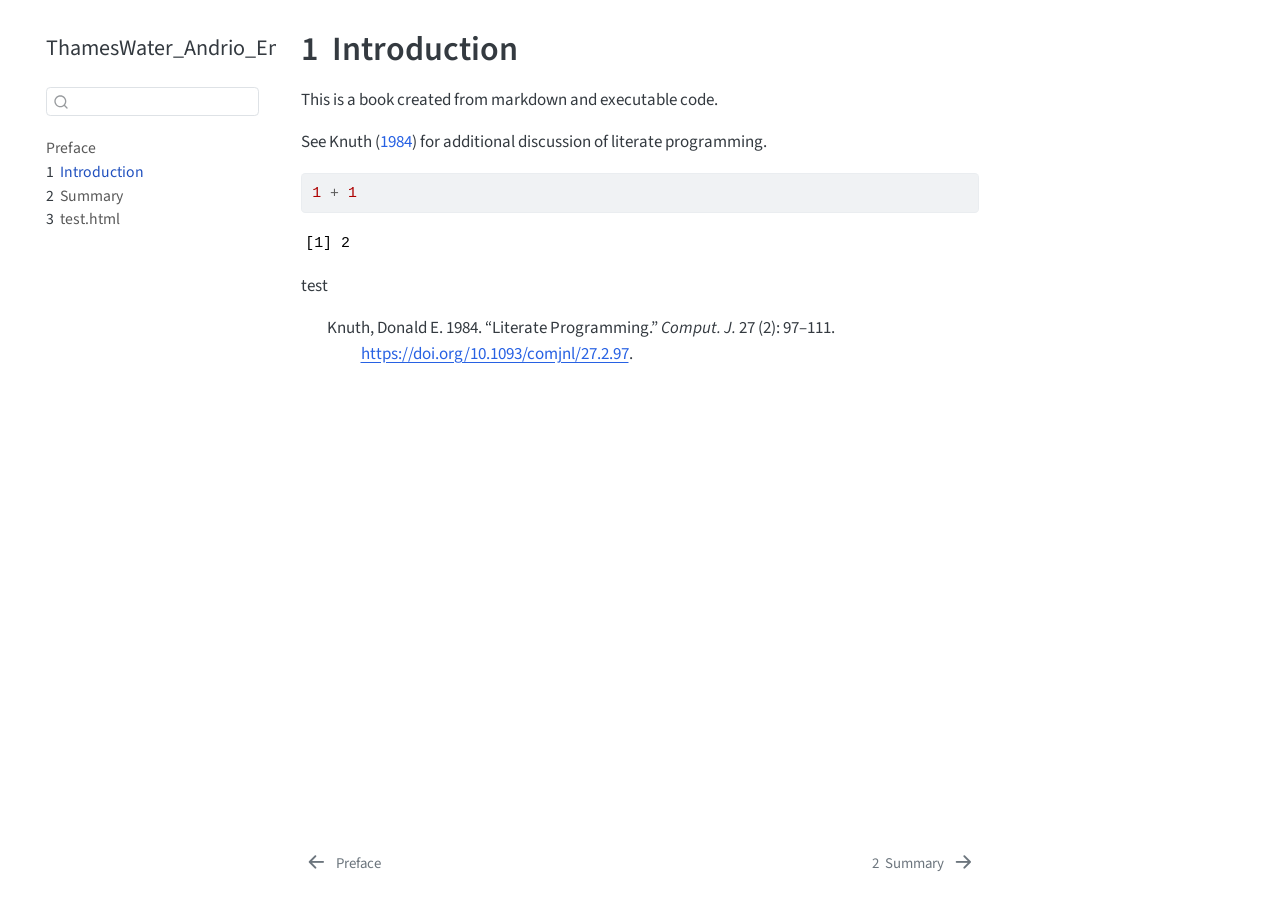
<file: _book/intro.html>
<!DOCTYPE html>
<html xmlns="http://www.w3.org/1999/xhtml" lang="en" xml:lang="en"><head>

<meta charset="utf-8">
<meta name="generator" content="quarto-1.4.551">

<meta name="viewport" content="width=device-width, initial-scale=1.0, user-scalable=yes">


<title>ThamesWater_Andrio_Emilio_Preperation - 1&nbsp; Introduction</title>
<style>
code{white-space: pre-wrap;}
span.smallcaps{font-variant: small-caps;}
div.columns{display: flex; gap: min(4vw, 1.5em);}
div.column{flex: auto; overflow-x: auto;}
div.hanging-indent{margin-left: 1.5em; text-indent: -1.5em;}
ul.task-list{list-style: none;}
ul.task-list li input[type="checkbox"] {
  width: 0.8em;
  margin: 0 0.8em 0.2em -1em; /* quarto-specific, see https://github.com/quarto-dev/quarto-cli/issues/4556 */ 
  vertical-align: middle;
}
/* CSS for syntax highlighting */
pre > code.sourceCode { white-space: pre; position: relative; }
pre > code.sourceCode > span { line-height: 1.25; }
pre > code.sourceCode > span:empty { height: 1.2em; }
.sourceCode { overflow: visible; }
code.sourceCode > span { color: inherit; text-decoration: inherit; }
div.sourceCode { margin: 1em 0; }
pre.sourceCode { margin: 0; }
@media screen {
div.sourceCode { overflow: auto; }
}
@media print {
pre > code.sourceCode { white-space: pre-wrap; }
pre > code.sourceCode > span { text-indent: -5em; padding-left: 5em; }
}
pre.numberSource code
  { counter-reset: source-line 0; }
pre.numberSource code > span
  { position: relative; left: -4em; counter-increment: source-line; }
pre.numberSource code > span > a:first-child::before
  { content: counter(source-line);
    position: relative; left: -1em; text-align: right; vertical-align: baseline;
    border: none; display: inline-block;
    -webkit-touch-callout: none; -webkit-user-select: none;
    -khtml-user-select: none; -moz-user-select: none;
    -ms-user-select: none; user-select: none;
    padding: 0 4px; width: 4em;
  }
pre.numberSource { margin-left: 3em;  padding-left: 4px; }
div.sourceCode
  {   }
@media screen {
pre > code.sourceCode > span > a:first-child::before { text-decoration: underline; }
}
/* CSS for citations */
div.csl-bib-body { }
div.csl-entry {
  clear: both;
  margin-bottom: 0em;
}
.hanging-indent div.csl-entry {
  margin-left:2em;
  text-indent:-2em;
}
div.csl-left-margin {
  min-width:2em;
  float:left;
}
div.csl-right-inline {
  margin-left:2em;
  padding-left:1em;
}
div.csl-indent {
  margin-left: 2em;
}</style>


<script src="site_libs/quarto-nav/quarto-nav.js"></script>
<script src="site_libs/quarto-nav/headroom.min.js"></script>
<script src="site_libs/clipboard/clipboard.min.js"></script>
<script src="site_libs/quarto-search/autocomplete.umd.js"></script>
<script src="site_libs/quarto-search/fuse.min.js"></script>
<script src="site_libs/quarto-search/quarto-search.js"></script>
<meta name="quarto:offset" content="./">
<link href="./summary.html" rel="next">
<link href="./index.html" rel="prev">
<script src="site_libs/quarto-html/quarto.js"></script>
<script src="site_libs/quarto-html/popper.min.js"></script>
<script src="site_libs/quarto-html/tippy.umd.min.js"></script>
<script src="site_libs/quarto-html/anchor.min.js"></script>
<link href="site_libs/quarto-html/tippy.css" rel="stylesheet">
<link href="site_libs/quarto-html/quarto-syntax-highlighting.css" rel="stylesheet" id="quarto-text-highlighting-styles">
<script src="site_libs/bootstrap/bootstrap.min.js"></script>
<link href="site_libs/bootstrap/bootstrap-icons.css" rel="stylesheet">
<link href="site_libs/bootstrap/bootstrap.min.css" rel="stylesheet" id="quarto-bootstrap" data-mode="light">
<script id="quarto-search-options" type="application/json">{
  "location": "sidebar",
  "copy-button": false,
  "collapse-after": 3,
  "panel-placement": "start",
  "type": "textbox",
  "limit": 50,
  "keyboard-shortcut": [
    "f",
    "/",
    "s"
  ],
  "show-item-context": false,
  "language": {
    "search-no-results-text": "No results",
    "search-matching-documents-text": "matching documents",
    "search-copy-link-title": "Copy link to search",
    "search-hide-matches-text": "Hide additional matches",
    "search-more-match-text": "more match in this document",
    "search-more-matches-text": "more matches in this document",
    "search-clear-button-title": "Clear",
    "search-text-placeholder": "",
    "search-detached-cancel-button-title": "Cancel",
    "search-submit-button-title": "Submit",
    "search-label": "Search"
  }
}</script>


</head>

<body class="nav-sidebar floating">

<div id="quarto-search-results"></div>
  <header id="quarto-header" class="headroom fixed-top">
  <nav class="quarto-secondary-nav">
    <div class="container-fluid d-flex">
      <button type="button" class="quarto-btn-toggle btn" data-bs-toggle="collapse" data-bs-target=".quarto-sidebar-collapse-item" aria-controls="quarto-sidebar" aria-expanded="false" aria-label="Toggle sidebar navigation" onclick="if (window.quartoToggleHeadroom) { window.quartoToggleHeadroom(); }">
        <i class="bi bi-layout-text-sidebar-reverse"></i>
      </button>
        <nav class="quarto-page-breadcrumbs" aria-label="breadcrumb"><ol class="breadcrumb"><li class="breadcrumb-item"><a href="./intro.html"><span class="chapter-number">1</span>&nbsp; <span class="chapter-title">Introduction</span></a></li></ol></nav>
        <a class="flex-grow-1" role="button" data-bs-toggle="collapse" data-bs-target=".quarto-sidebar-collapse-item" aria-controls="quarto-sidebar" aria-expanded="false" aria-label="Toggle sidebar navigation" onclick="if (window.quartoToggleHeadroom) { window.quartoToggleHeadroom(); }">      
        </a>
      <button type="button" class="btn quarto-search-button" aria-label="" onclick="window.quartoOpenSearch();">
        <i class="bi bi-search"></i>
      </button>
    </div>
  </nav>
</header>
<!-- content -->
<div id="quarto-content" class="quarto-container page-columns page-rows-contents page-layout-article">
<!-- sidebar -->
  <nav id="quarto-sidebar" class="sidebar collapse collapse-horizontal quarto-sidebar-collapse-item sidebar-navigation floating overflow-auto">
    <div class="pt-lg-2 mt-2 text-left sidebar-header">
    <div class="sidebar-title mb-0 py-0">
      <a href="./">ThamesWater_Andrio_Emilio_Preperation</a> 
    </div>
      </div>
        <div class="mt-2 flex-shrink-0 align-items-center">
        <div class="sidebar-search">
        <div id="quarto-search" class="" title="Search"></div>
        </div>
        </div>
    <div class="sidebar-menu-container"> 
    <ul class="list-unstyled mt-1">
        <li class="sidebar-item">
  <div class="sidebar-item-container"> 
  <a href="./index.html" class="sidebar-item-text sidebar-link">
 <span class="menu-text">Preface</span></a>
  </div>
</li>
        <li class="sidebar-item">
  <div class="sidebar-item-container"> 
  <a href="./intro.html" class="sidebar-item-text sidebar-link active">
 <span class="menu-text"><span class="chapter-number">1</span>&nbsp; <span class="chapter-title">Introduction</span></span></a>
  </div>
</li>
        <li class="sidebar-item">
  <div class="sidebar-item-container"> 
  <a href="./summary.html" class="sidebar-item-text sidebar-link">
 <span class="menu-text"><span class="chapter-number">2</span>&nbsp; <span class="chapter-title">Summary</span></span></a>
  </div>
</li>
        <li class="sidebar-item">
  <div class="sidebar-item-container"> 
  <a href="./test.html" class="sidebar-item-text sidebar-link">
 <span class="menu-text"><span class="chapter-number">3</span>&nbsp; <span class="chapter-title">test.html</span></span></a>
  </div>
</li>
    </ul>
    </div>
</nav>
<div id="quarto-sidebar-glass" class="quarto-sidebar-collapse-item" data-bs-toggle="collapse" data-bs-target=".quarto-sidebar-collapse-item"></div>
<!-- margin-sidebar -->
    <div id="quarto-margin-sidebar" class="sidebar margin-sidebar">
        
    </div>
<!-- main -->
<main class="content" id="quarto-document-content">

<header id="title-block-header" class="quarto-title-block default">
<div class="quarto-title">
<h1 class="title"><span class="chapter-number">1</span>&nbsp; <span class="chapter-title">Introduction</span></h1>
</div>



<div class="quarto-title-meta">

    
  
    
  </div>
  


</header>


<p>This is a book created from markdown and executable code.</p>
<p>See <span class="citation" data-cites="knuth84">Knuth (<a href="#ref-knuth84" role="doc-biblioref">1984</a>)</span> for additional discussion of literate programming.</p>
<div class="cell">
<div class="sourceCode cell-code" id="cb1"><pre class="sourceCode r code-with-copy"><code class="sourceCode r"><span id="cb1-1"><a href="#cb1-1" aria-hidden="true" tabindex="-1"></a><span class="dv">1</span> <span class="sc">+</span> <span class="dv">1</span></span></code><button title="Copy to Clipboard" class="code-copy-button"><i class="bi"></i></button></pre></div>
<div class="cell-output cell-output-stdout">
<pre><code>[1] 2</code></pre>
</div>
</div>
<p>test</p>


<div id="refs" class="references csl-bib-body hanging-indent" data-entry-spacing="0" role="list">
<div id="ref-knuth84" class="csl-entry" role="listitem">
Knuth, Donald E. 1984. <span>“Literate Programming.”</span> <em>Comput. J.</em> 27 (2): 97–111. <a href="https://doi.org/10.1093/comjnl/27.2.97">https://doi.org/10.1093/comjnl/27.2.97</a>.
</div>
</div>

</main> <!-- /main -->
<script id="quarto-html-after-body" type="application/javascript">
window.document.addEventListener("DOMContentLoaded", function (event) {
  const toggleBodyColorMode = (bsSheetEl) => {
    const mode = bsSheetEl.getAttribute("data-mode");
    const bodyEl = window.document.querySelector("body");
    if (mode === "dark") {
      bodyEl.classList.add("quarto-dark");
      bodyEl.classList.remove("quarto-light");
    } else {
      bodyEl.classList.add("quarto-light");
      bodyEl.classList.remove("quarto-dark");
    }
  }
  const toggleBodyColorPrimary = () => {
    const bsSheetEl = window.document.querySelector("link#quarto-bootstrap");
    if (bsSheetEl) {
      toggleBodyColorMode(bsSheetEl);
    }
  }
  toggleBodyColorPrimary();  
  const icon = "";
  const anchorJS = new window.AnchorJS();
  anchorJS.options = {
    placement: 'right',
    icon: icon
  };
  anchorJS.add('.anchored');
  const isCodeAnnotation = (el) => {
    for (const clz of el.classList) {
      if (clz.startsWith('code-annotation-')) {                     
        return true;
      }
    }
    return false;
  }
  const clipboard = new window.ClipboardJS('.code-copy-button', {
    text: function(trigger) {
      const codeEl = trigger.previousElementSibling.cloneNode(true);
      for (const childEl of codeEl.children) {
        if (isCodeAnnotation(childEl)) {
          childEl.remove();
        }
      }
      return codeEl.innerText;
    }
  });
  clipboard.on('success', function(e) {
    // button target
    const button = e.trigger;
    // don't keep focus
    button.blur();
    // flash "checked"
    button.classList.add('code-copy-button-checked');
    var currentTitle = button.getAttribute("title");
    button.setAttribute("title", "Copied!");
    let tooltip;
    if (window.bootstrap) {
      button.setAttribute("data-bs-toggle", "tooltip");
      button.setAttribute("data-bs-placement", "left");
      button.setAttribute("data-bs-title", "Copied!");
      tooltip = new bootstrap.Tooltip(button, 
        { trigger: "manual", 
          customClass: "code-copy-button-tooltip",
          offset: [0, -8]});
      tooltip.show();    
    }
    setTimeout(function() {
      if (tooltip) {
        tooltip.hide();
        button.removeAttribute("data-bs-title");
        button.removeAttribute("data-bs-toggle");
        button.removeAttribute("data-bs-placement");
      }
      button.setAttribute("title", currentTitle);
      button.classList.remove('code-copy-button-checked');
    }, 1000);
    // clear code selection
    e.clearSelection();
  });
    var localhostRegex = new RegExp(/^(?:http|https):\/\/localhost\:?[0-9]*\//);
    var mailtoRegex = new RegExp(/^mailto:/);
      var filterRegex = new RegExp('/' + window.location.host + '/');
    var isInternal = (href) => {
        return filterRegex.test(href) || localhostRegex.test(href) || mailtoRegex.test(href);
    }
    // Inspect non-navigation links and adorn them if external
 	var links = window.document.querySelectorAll('a[href]:not(.nav-link):not(.navbar-brand):not(.toc-action):not(.sidebar-link):not(.sidebar-item-toggle):not(.pagination-link):not(.no-external):not([aria-hidden]):not(.dropdown-item):not(.quarto-navigation-tool)');
    for (var i=0; i<links.length; i++) {
      const link = links[i];
      if (!isInternal(link.href)) {
        // undo the damage that might have been done by quarto-nav.js in the case of
        // links that we want to consider external
        if (link.dataset.originalHref !== undefined) {
          link.href = link.dataset.originalHref;
        }
      }
    }
  function tippyHover(el, contentFn, onTriggerFn, onUntriggerFn) {
    const config = {
      allowHTML: true,
      maxWidth: 500,
      delay: 100,
      arrow: false,
      appendTo: function(el) {
          return el.parentElement;
      },
      interactive: true,
      interactiveBorder: 10,
      theme: 'quarto',
      placement: 'bottom-start',
    };
    if (contentFn) {
      config.content = contentFn;
    }
    if (onTriggerFn) {
      config.onTrigger = onTriggerFn;
    }
    if (onUntriggerFn) {
      config.onUntrigger = onUntriggerFn;
    }
    window.tippy(el, config); 
  }
  const noterefs = window.document.querySelectorAll('a[role="doc-noteref"]');
  for (var i=0; i<noterefs.length; i++) {
    const ref = noterefs[i];
    tippyHover(ref, function() {
      // use id or data attribute instead here
      let href = ref.getAttribute('data-footnote-href') || ref.getAttribute('href');
      try { href = new URL(href).hash; } catch {}
      const id = href.replace(/^#\/?/, "");
      const note = window.document.getElementById(id);
      if (note) {
        return note.innerHTML;
      } else {
        return "";
      }
    });
  }
  const xrefs = window.document.querySelectorAll('a.quarto-xref');
  const processXRef = (id, note) => {
    // Strip column container classes
    const stripColumnClz = (el) => {
      el.classList.remove("page-full", "page-columns");
      if (el.children) {
        for (const child of el.children) {
          stripColumnClz(child);
        }
      }
    }
    stripColumnClz(note)
    if (id === null || id.startsWith('sec-')) {
      // Special case sections, only their first couple elements
      const container = document.createElement("div");
      if (note.children && note.children.length > 2) {
        container.appendChild(note.children[0].cloneNode(true));
        for (let i = 1; i < note.children.length; i++) {
          const child = note.children[i];
          if (child.tagName === "P" && child.innerText === "") {
            continue;
          } else {
            container.appendChild(child.cloneNode(true));
            break;
          }
        }
        if (window.Quarto?.typesetMath) {
          window.Quarto.typesetMath(container);
        }
        return container.innerHTML
      } else {
        if (window.Quarto?.typesetMath) {
          window.Quarto.typesetMath(note);
        }
        return note.innerHTML;
      }
    } else {
      // Remove any anchor links if they are present
      const anchorLink = note.querySelector('a.anchorjs-link');
      if (anchorLink) {
        anchorLink.remove();
      }
      if (window.Quarto?.typesetMath) {
        window.Quarto.typesetMath(note);
      }
      // TODO in 1.5, we should make sure this works without a callout special case
      if (note.classList.contains("callout")) {
        return note.outerHTML;
      } else {
        return note.innerHTML;
      }
    }
  }
  for (var i=0; i<xrefs.length; i++) {
    const xref = xrefs[i];
    tippyHover(xref, undefined, function(instance) {
      instance.disable();
      let url = xref.getAttribute('href');
      let hash = undefined; 
      if (url.startsWith('#')) {
        hash = url;
      } else {
        try { hash = new URL(url).hash; } catch {}
      }
      if (hash) {
        const id = hash.replace(/^#\/?/, "");
        const note = window.document.getElementById(id);
        if (note !== null) {
          try {
            const html = processXRef(id, note.cloneNode(true));
            instance.setContent(html);
          } finally {
            instance.enable();
            instance.show();
          }
        } else {
          // See if we can fetch this
          fetch(url.split('#')[0])
          .then(res => res.text())
          .then(html => {
            const parser = new DOMParser();
            const htmlDoc = parser.parseFromString(html, "text/html");
            const note = htmlDoc.getElementById(id);
            if (note !== null) {
              const html = processXRef(id, note);
              instance.setContent(html);
            } 
          }).finally(() => {
            instance.enable();
            instance.show();
          });
        }
      } else {
        // See if we can fetch a full url (with no hash to target)
        // This is a special case and we should probably do some content thinning / targeting
        fetch(url)
        .then(res => res.text())
        .then(html => {
          const parser = new DOMParser();
          const htmlDoc = parser.parseFromString(html, "text/html");
          const note = htmlDoc.querySelector('main.content');
          if (note !== null) {
            // This should only happen for chapter cross references
            // (since there is no id in the URL)
            // remove the first header
            if (note.children.length > 0 && note.children[0].tagName === "HEADER") {
              note.children[0].remove();
            }
            const html = processXRef(null, note);
            instance.setContent(html);
          } 
        }).finally(() => {
          instance.enable();
          instance.show();
        });
      }
    }, function(instance) {
    });
  }
      let selectedAnnoteEl;
      const selectorForAnnotation = ( cell, annotation) => {
        let cellAttr = 'data-code-cell="' + cell + '"';
        let lineAttr = 'data-code-annotation="' +  annotation + '"';
        const selector = 'span[' + cellAttr + '][' + lineAttr + ']';
        return selector;
      }
      const selectCodeLines = (annoteEl) => {
        const doc = window.document;
        const targetCell = annoteEl.getAttribute("data-target-cell");
        const targetAnnotation = annoteEl.getAttribute("data-target-annotation");
        const annoteSpan = window.document.querySelector(selectorForAnnotation(targetCell, targetAnnotation));
        const lines = annoteSpan.getAttribute("data-code-lines").split(",");
        const lineIds = lines.map((line) => {
          return targetCell + "-" + line;
        })
        let top = null;
        let height = null;
        let parent = null;
        if (lineIds.length > 0) {
            //compute the position of the single el (top and bottom and make a div)
            const el = window.document.getElementById(lineIds[0]);
            top = el.offsetTop;
            height = el.offsetHeight;
            parent = el.parentElement.parentElement;
          if (lineIds.length > 1) {
            const lastEl = window.document.getElementById(lineIds[lineIds.length - 1]);
            const bottom = lastEl.offsetTop + lastEl.offsetHeight;
            height = bottom - top;
          }
          if (top !== null && height !== null && parent !== null) {
            // cook up a div (if necessary) and position it 
            let div = window.document.getElementById("code-annotation-line-highlight");
            if (div === null) {
              div = window.document.createElement("div");
              div.setAttribute("id", "code-annotation-line-highlight");
              div.style.position = 'absolute';
              parent.appendChild(div);
            }
            div.style.top = top - 2 + "px";
            div.style.height = height + 4 + "px";
            div.style.left = 0;
            let gutterDiv = window.document.getElementById("code-annotation-line-highlight-gutter");
            if (gutterDiv === null) {
              gutterDiv = window.document.createElement("div");
              gutterDiv.setAttribute("id", "code-annotation-line-highlight-gutter");
              gutterDiv.style.position = 'absolute';
              const codeCell = window.document.getElementById(targetCell);
              const gutter = codeCell.querySelector('.code-annotation-gutter');
              gutter.appendChild(gutterDiv);
            }
            gutterDiv.style.top = top - 2 + "px";
            gutterDiv.style.height = height + 4 + "px";
          }
          selectedAnnoteEl = annoteEl;
        }
      };
      const unselectCodeLines = () => {
        const elementsIds = ["code-annotation-line-highlight", "code-annotation-line-highlight-gutter"];
        elementsIds.forEach((elId) => {
          const div = window.document.getElementById(elId);
          if (div) {
            div.remove();
          }
        });
        selectedAnnoteEl = undefined;
      };
        // Handle positioning of the toggle
    window.addEventListener(
      "resize",
      throttle(() => {
        elRect = undefined;
        if (selectedAnnoteEl) {
          selectCodeLines(selectedAnnoteEl);
        }
      }, 10)
    );
    function throttle(fn, ms) {
    let throttle = false;
    let timer;
      return (...args) => {
        if(!throttle) { // first call gets through
            fn.apply(this, args);
            throttle = true;
        } else { // all the others get throttled
            if(timer) clearTimeout(timer); // cancel #2
            timer = setTimeout(() => {
              fn.apply(this, args);
              timer = throttle = false;
            }, ms);
        }
      };
    }
      // Attach click handler to the DT
      const annoteDls = window.document.querySelectorAll('dt[data-target-cell]');
      for (const annoteDlNode of annoteDls) {
        annoteDlNode.addEventListener('click', (event) => {
          const clickedEl = event.target;
          if (clickedEl !== selectedAnnoteEl) {
            unselectCodeLines();
            const activeEl = window.document.querySelector('dt[data-target-cell].code-annotation-active');
            if (activeEl) {
              activeEl.classList.remove('code-annotation-active');
            }
            selectCodeLines(clickedEl);
            clickedEl.classList.add('code-annotation-active');
          } else {
            // Unselect the line
            unselectCodeLines();
            clickedEl.classList.remove('code-annotation-active');
          }
        });
      }
  const findCites = (el) => {
    const parentEl = el.parentElement;
    if (parentEl) {
      const cites = parentEl.dataset.cites;
      if (cites) {
        return {
          el,
          cites: cites.split(' ')
        };
      } else {
        return findCites(el.parentElement)
      }
    } else {
      return undefined;
    }
  };
  var bibliorefs = window.document.querySelectorAll('a[role="doc-biblioref"]');
  for (var i=0; i<bibliorefs.length; i++) {
    const ref = bibliorefs[i];
    const citeInfo = findCites(ref);
    if (citeInfo) {
      tippyHover(citeInfo.el, function() {
        var popup = window.document.createElement('div');
        citeInfo.cites.forEach(function(cite) {
          var citeDiv = window.document.createElement('div');
          citeDiv.classList.add('hanging-indent');
          citeDiv.classList.add('csl-entry');
          var biblioDiv = window.document.getElementById('ref-' + cite);
          if (biblioDiv) {
            citeDiv.innerHTML = biblioDiv.innerHTML;
          }
          popup.appendChild(citeDiv);
        });
        return popup.innerHTML;
      });
    }
  }
});
</script>
<nav class="page-navigation">
  <div class="nav-page nav-page-previous">
      <a href="./index.html" class="pagination-link" aria-label="Preface">
        <i class="bi bi-arrow-left-short"></i> <span class="nav-page-text">Preface</span>
      </a>          
  </div>
  <div class="nav-page nav-page-next">
      <a href="./summary.html" class="pagination-link" aria-label="Summary">
        <span class="nav-page-text"><span class="chapter-number">2</span>&nbsp; <span class="chapter-title">Summary</span></span> <i class="bi bi-arrow-right-short"></i>
      </a>
  </div>
</nav>
</div> <!-- /content -->




</body></html>
</file>
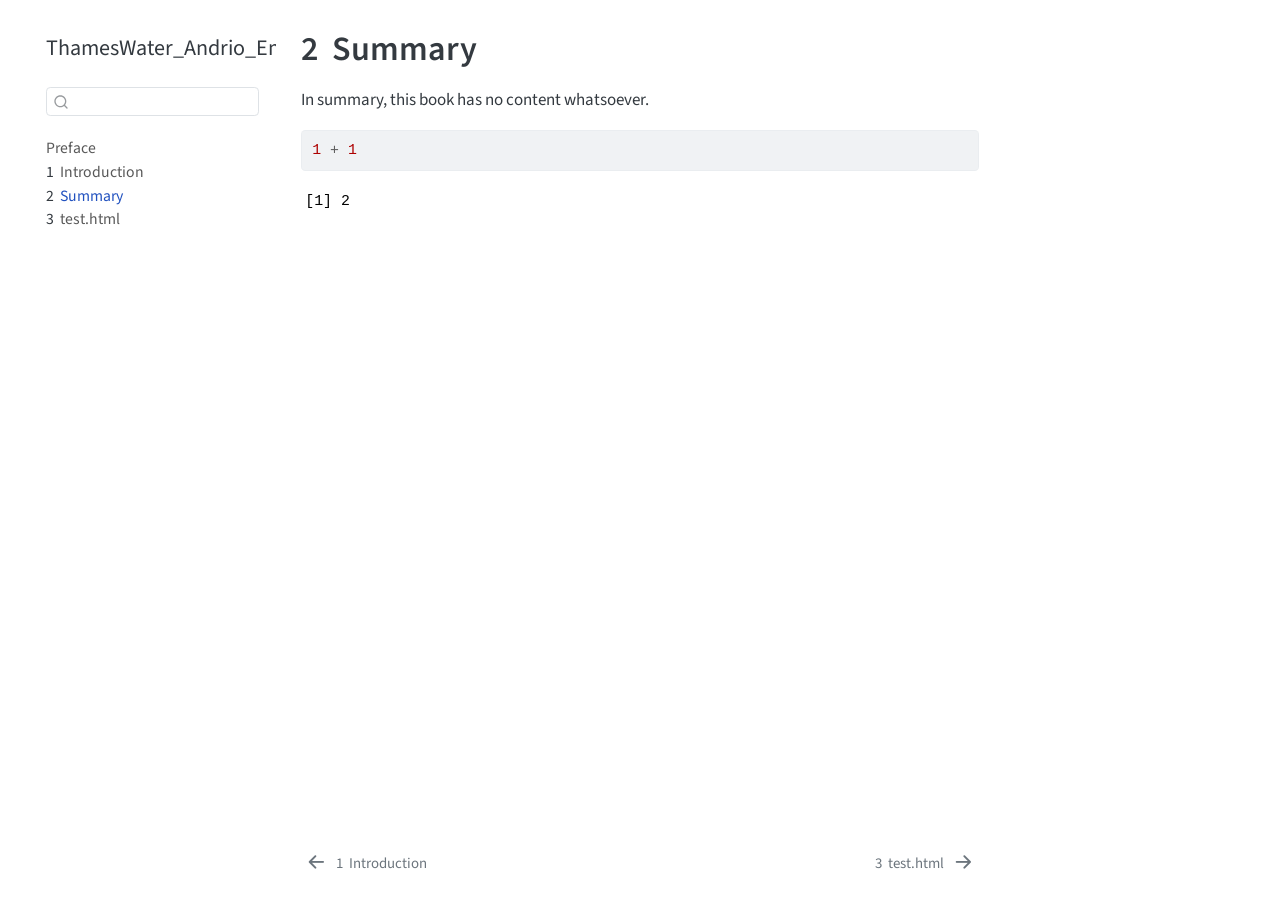
<file: _book/summary.html>
<!DOCTYPE html>
<html xmlns="http://www.w3.org/1999/xhtml" lang="en" xml:lang="en"><head>

<meta charset="utf-8">
<meta name="generator" content="quarto-1.4.551">

<meta name="viewport" content="width=device-width, initial-scale=1.0, user-scalable=yes">


<title>ThamesWater_Andrio_Emilio_Preperation - 2&nbsp; Summary</title>
<style>
code{white-space: pre-wrap;}
span.smallcaps{font-variant: small-caps;}
div.columns{display: flex; gap: min(4vw, 1.5em);}
div.column{flex: auto; overflow-x: auto;}
div.hanging-indent{margin-left: 1.5em; text-indent: -1.5em;}
ul.task-list{list-style: none;}
ul.task-list li input[type="checkbox"] {
  width: 0.8em;
  margin: 0 0.8em 0.2em -1em; /* quarto-specific, see https://github.com/quarto-dev/quarto-cli/issues/4556 */ 
  vertical-align: middle;
}
/* CSS for syntax highlighting */
pre > code.sourceCode { white-space: pre; position: relative; }
pre > code.sourceCode > span { line-height: 1.25; }
pre > code.sourceCode > span:empty { height: 1.2em; }
.sourceCode { overflow: visible; }
code.sourceCode > span { color: inherit; text-decoration: inherit; }
div.sourceCode { margin: 1em 0; }
pre.sourceCode { margin: 0; }
@media screen {
div.sourceCode { overflow: auto; }
}
@media print {
pre > code.sourceCode { white-space: pre-wrap; }
pre > code.sourceCode > span { text-indent: -5em; padding-left: 5em; }
}
pre.numberSource code
  { counter-reset: source-line 0; }
pre.numberSource code > span
  { position: relative; left: -4em; counter-increment: source-line; }
pre.numberSource code > span > a:first-child::before
  { content: counter(source-line);
    position: relative; left: -1em; text-align: right; vertical-align: baseline;
    border: none; display: inline-block;
    -webkit-touch-callout: none; -webkit-user-select: none;
    -khtml-user-select: none; -moz-user-select: none;
    -ms-user-select: none; user-select: none;
    padding: 0 4px; width: 4em;
  }
pre.numberSource { margin-left: 3em;  padding-left: 4px; }
div.sourceCode
  {   }
@media screen {
pre > code.sourceCode > span > a:first-child::before { text-decoration: underline; }
}
</style>


<script src="site_libs/quarto-nav/quarto-nav.js"></script>
<script src="site_libs/quarto-nav/headroom.min.js"></script>
<script src="site_libs/clipboard/clipboard.min.js"></script>
<script src="site_libs/quarto-search/autocomplete.umd.js"></script>
<script src="site_libs/quarto-search/fuse.min.js"></script>
<script src="site_libs/quarto-search/quarto-search.js"></script>
<meta name="quarto:offset" content="./">
<link href="./test.html" rel="next">
<link href="./intro.html" rel="prev">
<script src="site_libs/quarto-html/quarto.js"></script>
<script src="site_libs/quarto-html/popper.min.js"></script>
<script src="site_libs/quarto-html/tippy.umd.min.js"></script>
<script src="site_libs/quarto-html/anchor.min.js"></script>
<link href="site_libs/quarto-html/tippy.css" rel="stylesheet">
<link href="site_libs/quarto-html/quarto-syntax-highlighting.css" rel="stylesheet" id="quarto-text-highlighting-styles">
<script src="site_libs/bootstrap/bootstrap.min.js"></script>
<link href="site_libs/bootstrap/bootstrap-icons.css" rel="stylesheet">
<link href="site_libs/bootstrap/bootstrap.min.css" rel="stylesheet" id="quarto-bootstrap" data-mode="light">
<script id="quarto-search-options" type="application/json">{
  "location": "sidebar",
  "copy-button": false,
  "collapse-after": 3,
  "panel-placement": "start",
  "type": "textbox",
  "limit": 50,
  "keyboard-shortcut": [
    "f",
    "/",
    "s"
  ],
  "show-item-context": false,
  "language": {
    "search-no-results-text": "No results",
    "search-matching-documents-text": "matching documents",
    "search-copy-link-title": "Copy link to search",
    "search-hide-matches-text": "Hide additional matches",
    "search-more-match-text": "more match in this document",
    "search-more-matches-text": "more matches in this document",
    "search-clear-button-title": "Clear",
    "search-text-placeholder": "",
    "search-detached-cancel-button-title": "Cancel",
    "search-submit-button-title": "Submit",
    "search-label": "Search"
  }
}</script>


</head>

<body class="nav-sidebar floating">

<div id="quarto-search-results"></div>
  <header id="quarto-header" class="headroom fixed-top">
  <nav class="quarto-secondary-nav">
    <div class="container-fluid d-flex">
      <button type="button" class="quarto-btn-toggle btn" data-bs-toggle="collapse" data-bs-target=".quarto-sidebar-collapse-item" aria-controls="quarto-sidebar" aria-expanded="false" aria-label="Toggle sidebar navigation" onclick="if (window.quartoToggleHeadroom) { window.quartoToggleHeadroom(); }">
        <i class="bi bi-layout-text-sidebar-reverse"></i>
      </button>
        <nav class="quarto-page-breadcrumbs" aria-label="breadcrumb"><ol class="breadcrumb"><li class="breadcrumb-item"><a href="./summary.html"><span class="chapter-number">2</span>&nbsp; <span class="chapter-title">Summary</span></a></li></ol></nav>
        <a class="flex-grow-1" role="button" data-bs-toggle="collapse" data-bs-target=".quarto-sidebar-collapse-item" aria-controls="quarto-sidebar" aria-expanded="false" aria-label="Toggle sidebar navigation" onclick="if (window.quartoToggleHeadroom) { window.quartoToggleHeadroom(); }">      
        </a>
      <button type="button" class="btn quarto-search-button" aria-label="" onclick="window.quartoOpenSearch();">
        <i class="bi bi-search"></i>
      </button>
    </div>
  </nav>
</header>
<!-- content -->
<div id="quarto-content" class="quarto-container page-columns page-rows-contents page-layout-article">
<!-- sidebar -->
  <nav id="quarto-sidebar" class="sidebar collapse collapse-horizontal quarto-sidebar-collapse-item sidebar-navigation floating overflow-auto">
    <div class="pt-lg-2 mt-2 text-left sidebar-header">
    <div class="sidebar-title mb-0 py-0">
      <a href="./">ThamesWater_Andrio_Emilio_Preperation</a> 
    </div>
      </div>
        <div class="mt-2 flex-shrink-0 align-items-center">
        <div class="sidebar-search">
        <div id="quarto-search" class="" title="Search"></div>
        </div>
        </div>
    <div class="sidebar-menu-container"> 
    <ul class="list-unstyled mt-1">
        <li class="sidebar-item">
  <div class="sidebar-item-container"> 
  <a href="./index.html" class="sidebar-item-text sidebar-link">
 <span class="menu-text">Preface</span></a>
  </div>
</li>
        <li class="sidebar-item">
  <div class="sidebar-item-container"> 
  <a href="./intro.html" class="sidebar-item-text sidebar-link">
 <span class="menu-text"><span class="chapter-number">1</span>&nbsp; <span class="chapter-title">Introduction</span></span></a>
  </div>
</li>
        <li class="sidebar-item">
  <div class="sidebar-item-container"> 
  <a href="./summary.html" class="sidebar-item-text sidebar-link active">
 <span class="menu-text"><span class="chapter-number">2</span>&nbsp; <span class="chapter-title">Summary</span></span></a>
  </div>
</li>
        <li class="sidebar-item">
  <div class="sidebar-item-container"> 
  <a href="./test.html" class="sidebar-item-text sidebar-link">
 <span class="menu-text"><span class="chapter-number">3</span>&nbsp; <span class="chapter-title">test.html</span></span></a>
  </div>
</li>
    </ul>
    </div>
</nav>
<div id="quarto-sidebar-glass" class="quarto-sidebar-collapse-item" data-bs-toggle="collapse" data-bs-target=".quarto-sidebar-collapse-item"></div>
<!-- margin-sidebar -->
    <div id="quarto-margin-sidebar" class="sidebar margin-sidebar">
        
    </div>
<!-- main -->
<main class="content" id="quarto-document-content">

<header id="title-block-header" class="quarto-title-block default">
<div class="quarto-title">
<h1 class="title"><span class="chapter-number">2</span>&nbsp; <span class="chapter-title">Summary</span></h1>
</div>



<div class="quarto-title-meta">

    
  
    
  </div>
  


</header>


<p>In summary, this book has no content whatsoever.</p>
<div class="cell">
<div class="sourceCode cell-code" id="cb1"><pre class="sourceCode r code-with-copy"><code class="sourceCode r"><span id="cb1-1"><a href="#cb1-1" aria-hidden="true" tabindex="-1"></a><span class="dv">1</span> <span class="sc">+</span> <span class="dv">1</span></span></code><button title="Copy to Clipboard" class="code-copy-button"><i class="bi"></i></button></pre></div>
<div class="cell-output cell-output-stdout">
<pre><code>[1] 2</code></pre>
</div>
</div>



</main> <!-- /main -->
<script id="quarto-html-after-body" type="application/javascript">
window.document.addEventListener("DOMContentLoaded", function (event) {
  const toggleBodyColorMode = (bsSheetEl) => {
    const mode = bsSheetEl.getAttribute("data-mode");
    const bodyEl = window.document.querySelector("body");
    if (mode === "dark") {
      bodyEl.classList.add("quarto-dark");
      bodyEl.classList.remove("quarto-light");
    } else {
      bodyEl.classList.add("quarto-light");
      bodyEl.classList.remove("quarto-dark");
    }
  }
  const toggleBodyColorPrimary = () => {
    const bsSheetEl = window.document.querySelector("link#quarto-bootstrap");
    if (bsSheetEl) {
      toggleBodyColorMode(bsSheetEl);
    }
  }
  toggleBodyColorPrimary();  
  const icon = "";
  const anchorJS = new window.AnchorJS();
  anchorJS.options = {
    placement: 'right',
    icon: icon
  };
  anchorJS.add('.anchored');
  const isCodeAnnotation = (el) => {
    for (const clz of el.classList) {
      if (clz.startsWith('code-annotation-')) {                     
        return true;
      }
    }
    return false;
  }
  const clipboard = new window.ClipboardJS('.code-copy-button', {
    text: function(trigger) {
      const codeEl = trigger.previousElementSibling.cloneNode(true);
      for (const childEl of codeEl.children) {
        if (isCodeAnnotation(childEl)) {
          childEl.remove();
        }
      }
      return codeEl.innerText;
    }
  });
  clipboard.on('success', function(e) {
    // button target
    const button = e.trigger;
    // don't keep focus
    button.blur();
    // flash "checked"
    button.classList.add('code-copy-button-checked');
    var currentTitle = button.getAttribute("title");
    button.setAttribute("title", "Copied!");
    let tooltip;
    if (window.bootstrap) {
      button.setAttribute("data-bs-toggle", "tooltip");
      button.setAttribute("data-bs-placement", "left");
      button.setAttribute("data-bs-title", "Copied!");
      tooltip = new bootstrap.Tooltip(button, 
        { trigger: "manual", 
          customClass: "code-copy-button-tooltip",
          offset: [0, -8]});
      tooltip.show();    
    }
    setTimeout(function() {
      if (tooltip) {
        tooltip.hide();
        button.removeAttribute("data-bs-title");
        button.removeAttribute("data-bs-toggle");
        button.removeAttribute("data-bs-placement");
      }
      button.setAttribute("title", currentTitle);
      button.classList.remove('code-copy-button-checked');
    }, 1000);
    // clear code selection
    e.clearSelection();
  });
    var localhostRegex = new RegExp(/^(?:http|https):\/\/localhost\:?[0-9]*\//);
    var mailtoRegex = new RegExp(/^mailto:/);
      var filterRegex = new RegExp('/' + window.location.host + '/');
    var isInternal = (href) => {
        return filterRegex.test(href) || localhostRegex.test(href) || mailtoRegex.test(href);
    }
    // Inspect non-navigation links and adorn them if external
 	var links = window.document.querySelectorAll('a[href]:not(.nav-link):not(.navbar-brand):not(.toc-action):not(.sidebar-link):not(.sidebar-item-toggle):not(.pagination-link):not(.no-external):not([aria-hidden]):not(.dropdown-item):not(.quarto-navigation-tool)');
    for (var i=0; i<links.length; i++) {
      const link = links[i];
      if (!isInternal(link.href)) {
        // undo the damage that might have been done by quarto-nav.js in the case of
        // links that we want to consider external
        if (link.dataset.originalHref !== undefined) {
          link.href = link.dataset.originalHref;
        }
      }
    }
  function tippyHover(el, contentFn, onTriggerFn, onUntriggerFn) {
    const config = {
      allowHTML: true,
      maxWidth: 500,
      delay: 100,
      arrow: false,
      appendTo: function(el) {
          return el.parentElement;
      },
      interactive: true,
      interactiveBorder: 10,
      theme: 'quarto',
      placement: 'bottom-start',
    };
    if (contentFn) {
      config.content = contentFn;
    }
    if (onTriggerFn) {
      config.onTrigger = onTriggerFn;
    }
    if (onUntriggerFn) {
      config.onUntrigger = onUntriggerFn;
    }
    window.tippy(el, config); 
  }
  const noterefs = window.document.querySelectorAll('a[role="doc-noteref"]');
  for (var i=0; i<noterefs.length; i++) {
    const ref = noterefs[i];
    tippyHover(ref, function() {
      // use id or data attribute instead here
      let href = ref.getAttribute('data-footnote-href') || ref.getAttribute('href');
      try { href = new URL(href).hash; } catch {}
      const id = href.replace(/^#\/?/, "");
      const note = window.document.getElementById(id);
      if (note) {
        return note.innerHTML;
      } else {
        return "";
      }
    });
  }
  const xrefs = window.document.querySelectorAll('a.quarto-xref');
  const processXRef = (id, note) => {
    // Strip column container classes
    const stripColumnClz = (el) => {
      el.classList.remove("page-full", "page-columns");
      if (el.children) {
        for (const child of el.children) {
          stripColumnClz(child);
        }
      }
    }
    stripColumnClz(note)
    if (id === null || id.startsWith('sec-')) {
      // Special case sections, only their first couple elements
      const container = document.createElement("div");
      if (note.children && note.children.length > 2) {
        container.appendChild(note.children[0].cloneNode(true));
        for (let i = 1; i < note.children.length; i++) {
          const child = note.children[i];
          if (child.tagName === "P" && child.innerText === "") {
            continue;
          } else {
            container.appendChild(child.cloneNode(true));
            break;
          }
        }
        if (window.Quarto?.typesetMath) {
          window.Quarto.typesetMath(container);
        }
        return container.innerHTML
      } else {
        if (window.Quarto?.typesetMath) {
          window.Quarto.typesetMath(note);
        }
        return note.innerHTML;
      }
    } else {
      // Remove any anchor links if they are present
      const anchorLink = note.querySelector('a.anchorjs-link');
      if (anchorLink) {
        anchorLink.remove();
      }
      if (window.Quarto?.typesetMath) {
        window.Quarto.typesetMath(note);
      }
      // TODO in 1.5, we should make sure this works without a callout special case
      if (note.classList.contains("callout")) {
        return note.outerHTML;
      } else {
        return note.innerHTML;
      }
    }
  }
  for (var i=0; i<xrefs.length; i++) {
    const xref = xrefs[i];
    tippyHover(xref, undefined, function(instance) {
      instance.disable();
      let url = xref.getAttribute('href');
      let hash = undefined; 
      if (url.startsWith('#')) {
        hash = url;
      } else {
        try { hash = new URL(url).hash; } catch {}
      }
      if (hash) {
        const id = hash.replace(/^#\/?/, "");
        const note = window.document.getElementById(id);
        if (note !== null) {
          try {
            const html = processXRef(id, note.cloneNode(true));
            instance.setContent(html);
          } finally {
            instance.enable();
            instance.show();
          }
        } else {
          // See if we can fetch this
          fetch(url.split('#')[0])
          .then(res => res.text())
          .then(html => {
            const parser = new DOMParser();
            const htmlDoc = parser.parseFromString(html, "text/html");
            const note = htmlDoc.getElementById(id);
            if (note !== null) {
              const html = processXRef(id, note);
              instance.setContent(html);
            } 
          }).finally(() => {
            instance.enable();
            instance.show();
          });
        }
      } else {
        // See if we can fetch a full url (with no hash to target)
        // This is a special case and we should probably do some content thinning / targeting
        fetch(url)
        .then(res => res.text())
        .then(html => {
          const parser = new DOMParser();
          const htmlDoc = parser.parseFromString(html, "text/html");
          const note = htmlDoc.querySelector('main.content');
          if (note !== null) {
            // This should only happen for chapter cross references
            // (since there is no id in the URL)
            // remove the first header
            if (note.children.length > 0 && note.children[0].tagName === "HEADER") {
              note.children[0].remove();
            }
            const html = processXRef(null, note);
            instance.setContent(html);
          } 
        }).finally(() => {
          instance.enable();
          instance.show();
        });
      }
    }, function(instance) {
    });
  }
      let selectedAnnoteEl;
      const selectorForAnnotation = ( cell, annotation) => {
        let cellAttr = 'data-code-cell="' + cell + '"';
        let lineAttr = 'data-code-annotation="' +  annotation + '"';
        const selector = 'span[' + cellAttr + '][' + lineAttr + ']';
        return selector;
      }
      const selectCodeLines = (annoteEl) => {
        const doc = window.document;
        const targetCell = annoteEl.getAttribute("data-target-cell");
        const targetAnnotation = annoteEl.getAttribute("data-target-annotation");
        const annoteSpan = window.document.querySelector(selectorForAnnotation(targetCell, targetAnnotation));
        const lines = annoteSpan.getAttribute("data-code-lines").split(",");
        const lineIds = lines.map((line) => {
          return targetCell + "-" + line;
        })
        let top = null;
        let height = null;
        let parent = null;
        if (lineIds.length > 0) {
            //compute the position of the single el (top and bottom and make a div)
            const el = window.document.getElementById(lineIds[0]);
            top = el.offsetTop;
            height = el.offsetHeight;
            parent = el.parentElement.parentElement;
          if (lineIds.length > 1) {
            const lastEl = window.document.getElementById(lineIds[lineIds.length - 1]);
            const bottom = lastEl.offsetTop + lastEl.offsetHeight;
            height = bottom - top;
          }
          if (top !== null && height !== null && parent !== null) {
            // cook up a div (if necessary) and position it 
            let div = window.document.getElementById("code-annotation-line-highlight");
            if (div === null) {
              div = window.document.createElement("div");
              div.setAttribute("id", "code-annotation-line-highlight");
              div.style.position = 'absolute';
              parent.appendChild(div);
            }
            div.style.top = top - 2 + "px";
            div.style.height = height + 4 + "px";
            div.style.left = 0;
            let gutterDiv = window.document.getElementById("code-annotation-line-highlight-gutter");
            if (gutterDiv === null) {
              gutterDiv = window.document.createElement("div");
              gutterDiv.setAttribute("id", "code-annotation-line-highlight-gutter");
              gutterDiv.style.position = 'absolute';
              const codeCell = window.document.getElementById(targetCell);
              const gutter = codeCell.querySelector('.code-annotation-gutter');
              gutter.appendChild(gutterDiv);
            }
            gutterDiv.style.top = top - 2 + "px";
            gutterDiv.style.height = height + 4 + "px";
          }
          selectedAnnoteEl = annoteEl;
        }
      };
      const unselectCodeLines = () => {
        const elementsIds = ["code-annotation-line-highlight", "code-annotation-line-highlight-gutter"];
        elementsIds.forEach((elId) => {
          const div = window.document.getElementById(elId);
          if (div) {
            div.remove();
          }
        });
        selectedAnnoteEl = undefined;
      };
        // Handle positioning of the toggle
    window.addEventListener(
      "resize",
      throttle(() => {
        elRect = undefined;
        if (selectedAnnoteEl) {
          selectCodeLines(selectedAnnoteEl);
        }
      }, 10)
    );
    function throttle(fn, ms) {
    let throttle = false;
    let timer;
      return (...args) => {
        if(!throttle) { // first call gets through
            fn.apply(this, args);
            throttle = true;
        } else { // all the others get throttled
            if(timer) clearTimeout(timer); // cancel #2
            timer = setTimeout(() => {
              fn.apply(this, args);
              timer = throttle = false;
            }, ms);
        }
      };
    }
      // Attach click handler to the DT
      const annoteDls = window.document.querySelectorAll('dt[data-target-cell]');
      for (const annoteDlNode of annoteDls) {
        annoteDlNode.addEventListener('click', (event) => {
          const clickedEl = event.target;
          if (clickedEl !== selectedAnnoteEl) {
            unselectCodeLines();
            const activeEl = window.document.querySelector('dt[data-target-cell].code-annotation-active');
            if (activeEl) {
              activeEl.classList.remove('code-annotation-active');
            }
            selectCodeLines(clickedEl);
            clickedEl.classList.add('code-annotation-active');
          } else {
            // Unselect the line
            unselectCodeLines();
            clickedEl.classList.remove('code-annotation-active');
          }
        });
      }
  const findCites = (el) => {
    const parentEl = el.parentElement;
    if (parentEl) {
      const cites = parentEl.dataset.cites;
      if (cites) {
        return {
          el,
          cites: cites.split(' ')
        };
      } else {
        return findCites(el.parentElement)
      }
    } else {
      return undefined;
    }
  };
  var bibliorefs = window.document.querySelectorAll('a[role="doc-biblioref"]');
  for (var i=0; i<bibliorefs.length; i++) {
    const ref = bibliorefs[i];
    const citeInfo = findCites(ref);
    if (citeInfo) {
      tippyHover(citeInfo.el, function() {
        var popup = window.document.createElement('div');
        citeInfo.cites.forEach(function(cite) {
          var citeDiv = window.document.createElement('div');
          citeDiv.classList.add('hanging-indent');
          citeDiv.classList.add('csl-entry');
          var biblioDiv = window.document.getElementById('ref-' + cite);
          if (biblioDiv) {
            citeDiv.innerHTML = biblioDiv.innerHTML;
          }
          popup.appendChild(citeDiv);
        });
        return popup.innerHTML;
      });
    }
  }
});
</script>
<nav class="page-navigation">
  <div class="nav-page nav-page-previous">
      <a href="./intro.html" class="pagination-link" aria-label="Introduction">
        <i class="bi bi-arrow-left-short"></i> <span class="nav-page-text"><span class="chapter-number">1</span>&nbsp; <span class="chapter-title">Introduction</span></span>
      </a>          
  </div>
  <div class="nav-page nav-page-next">
      <a href="./test.html" class="pagination-link" aria-label="test.html">
        <span class="nav-page-text"><span class="chapter-number">3</span>&nbsp; <span class="chapter-title">test.html</span></span> <i class="bi bi-arrow-right-short"></i>
      </a>
  </div>
</nav>
</div> <!-- /content -->




</body></html>
</file>
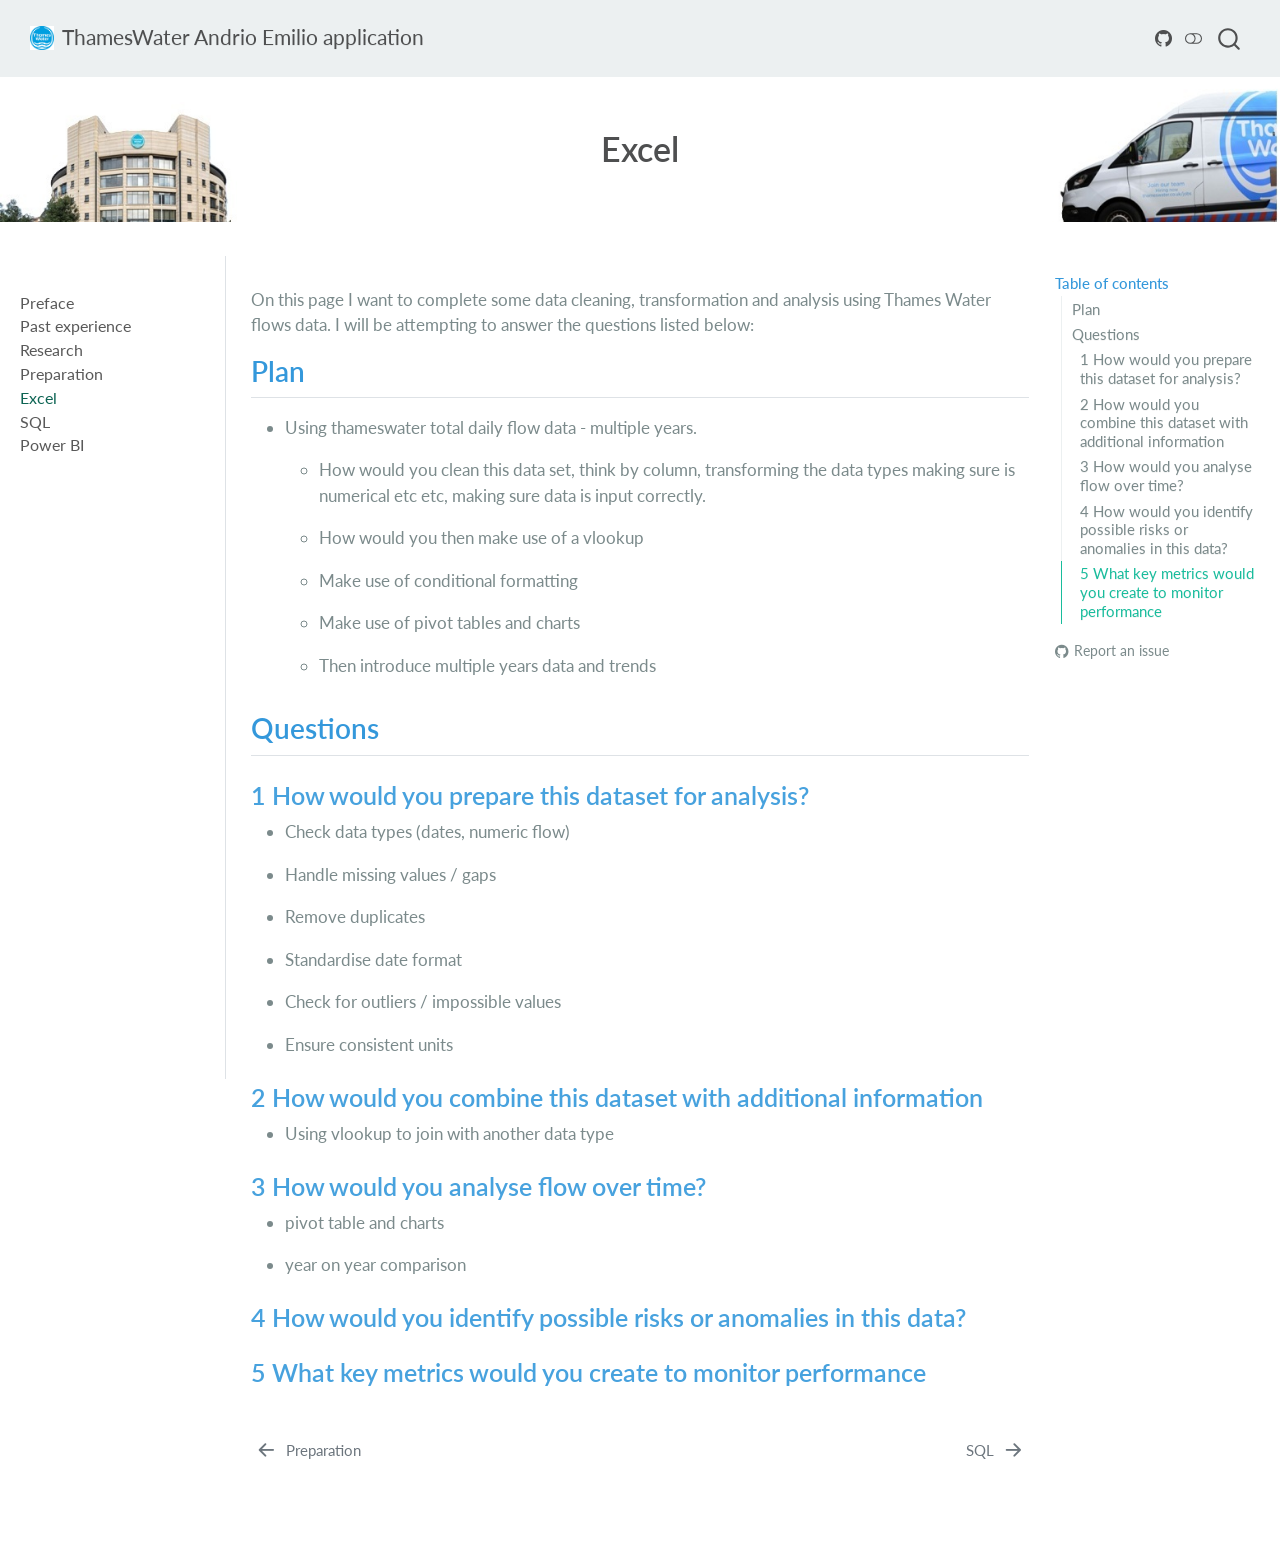
<file: docs/ExcelStudy.html>
<!DOCTYPE html>
<html xmlns="http://www.w3.org/1999/xhtml" lang="en" xml:lang="en"><head>

<meta charset="utf-8">
<meta name="generator" content="quarto-1.4.551">

<meta name="viewport" content="width=device-width, initial-scale=1.0, user-scalable=yes">


<title>ThamesWater Andrio Emilio application - Excel</title>
<style>
code{white-space: pre-wrap;}
span.smallcaps{font-variant: small-caps;}
div.columns{display: flex; gap: min(4vw, 1.5em);}
div.column{flex: auto; overflow-x: auto;}
div.hanging-indent{margin-left: 1.5em; text-indent: -1.5em;}
ul.task-list{list-style: none;}
ul.task-list li input[type="checkbox"] {
  width: 0.8em;
  margin: 0 0.8em 0.2em -1em; /* quarto-specific, see https://github.com/quarto-dev/quarto-cli/issues/4556 */ 
  vertical-align: middle;
}
</style>


<script src="site_libs/quarto-nav/quarto-nav.js"></script>
<script src="site_libs/quarto-nav/headroom.min.js"></script>
<script src="site_libs/clipboard/clipboard.min.js"></script>
<script src="site_libs/quarto-search/autocomplete.umd.js"></script>
<script src="site_libs/quarto-search/fuse.min.js"></script>
<script src="site_libs/quarto-search/quarto-search.js"></script>
<meta name="quarto:offset" content="./">
<link href="./SQLStudy.html" rel="next">
<link href="./prep.html" rel="prev">
<link href="./images/logo.png" rel="icon" type="image/png">
<script src="site_libs/quarto-html/quarto.js"></script>
<script src="site_libs/quarto-html/popper.min.js"></script>
<script src="site_libs/quarto-html/tippy.umd.min.js"></script>
<script src="site_libs/quarto-html/anchor.min.js"></script>
<link href="site_libs/quarto-html/tippy.css" rel="stylesheet">
<link href="site_libs/quarto-html/quarto-syntax-highlighting.css" rel="stylesheet" class="quarto-color-scheme" id="quarto-text-highlighting-styles">
<link href="site_libs/quarto-html/quarto-syntax-highlighting-dark.css" rel="prefetch" class="quarto-color-scheme quarto-color-alternate" id="quarto-text-highlighting-styles">
<script src="site_libs/bootstrap/bootstrap.min.js"></script>
<link href="site_libs/bootstrap/bootstrap-icons.css" rel="stylesheet">
<link href="site_libs/bootstrap/bootstrap.min.css" rel="stylesheet" class="quarto-color-scheme" id="quarto-bootstrap" data-mode="light">
<link href="site_libs/bootstrap/bootstrap-dark.min.css" rel="prefetch" class="quarto-color-scheme quarto-color-alternate" id="quarto-bootstrap" data-mode="dark">
<script id="quarto-search-options" type="application/json">{
  "location": "navbar",
  "copy-button": false,
  "collapse-after": 3,
  "panel-placement": "end",
  "type": "overlay",
  "limit": 50,
  "keyboard-shortcut": [
    "f",
    "/",
    "s"
  ],
  "show-item-context": false,
  "language": {
    "search-no-results-text": "No results",
    "search-matching-documents-text": "matching documents",
    "search-copy-link-title": "Copy link to search",
    "search-hide-matches-text": "Hide additional matches",
    "search-more-match-text": "more match in this document",
    "search-more-matches-text": "more matches in this document",
    "search-clear-button-title": "Clear",
    "search-text-placeholder": "",
    "search-detached-cancel-button-title": "Cancel",
    "search-submit-button-title": "Submit",
    "search-label": "Search"
  }
}</script>
<style>

      .quarto-title-block .quarto-title-banner {
        background-image: url(images/banner.jpg);
background-size: cover;
      }
</style>


<link rel="stylesheet" href="styles.css">
</head>

<body class="nav-sidebar docked nav-fixed">

<div id="quarto-search-results"></div>
  <header id="quarto-header" class="headroom fixed-top quarto-banner">
    <nav class="navbar navbar-expand-lg " data-bs-theme="dark">
      <div class="navbar-container container-fluid">
      <div class="navbar-brand-container mx-auto">
    <a href="./index.html" class="navbar-brand navbar-brand-logo">
    <img src="./images/logo.png" alt="" class="navbar-logo">
    </a>
    <a class="navbar-brand" href="./index.html">
    <span class="navbar-title">ThamesWater Andrio Emilio application</span>
    </a>
  </div>
            <div id="quarto-search" class="" title="Search"></div>
          <button class="navbar-toggler" type="button" data-bs-toggle="collapse" data-bs-target="#navbarCollapse" aria-controls="navbarCollapse" aria-expanded="false" aria-label="Toggle navigation" onclick="if (window.quartoToggleHeadroom) { window.quartoToggleHeadroom(); }">
  <span class="navbar-toggler-icon"></span>
</button>
          <div class="collapse navbar-collapse" id="navbarCollapse">
            <ul class="navbar-nav navbar-nav-scroll ms-auto">
</ul>
          </div> <!-- /navcollapse -->
          <div class="quarto-navbar-tools">
    <a href="https://github.com/andrioemilio/Interview_prep" title="Source Code" class="quarto-navigation-tool px-1" aria-label="Source Code"><i class="bi bi-github"></i></a>
  <a href="" class="quarto-color-scheme-toggle quarto-navigation-tool  px-1" onclick="window.quartoToggleColorScheme(); return false;" title="Toggle dark mode"><i class="bi"></i></a>
</div>
      </div> <!-- /container-fluid -->
    </nav>
  <nav class="quarto-secondary-nav">
    <div class="container-fluid d-flex">
      <button type="button" class="quarto-btn-toggle btn" data-bs-toggle="collapse" data-bs-target=".quarto-sidebar-collapse-item" aria-controls="quarto-sidebar" aria-expanded="false" aria-label="Toggle sidebar navigation" onclick="if (window.quartoToggleHeadroom) { window.quartoToggleHeadroom(); }">
        <i class="bi bi-layout-text-sidebar-reverse"></i>
      </button>
        <nav class="quarto-page-breadcrumbs" aria-label="breadcrumb"><ol class="breadcrumb"><li class="breadcrumb-item"><a href="./ExcelStudy.html"><span class="chapter-title">Excel</span></a></li></ol></nav>
        <a class="flex-grow-1" role="button" data-bs-toggle="collapse" data-bs-target=".quarto-sidebar-collapse-item" aria-controls="quarto-sidebar" aria-expanded="false" aria-label="Toggle sidebar navigation" onclick="if (window.quartoToggleHeadroom) { window.quartoToggleHeadroom(); }">      
        </a>
    </div>
  </nav>
</header>
<!-- content -->
<header id="title-block-header" class="quarto-title-block default page-columns page-full">
  <div class="quarto-title-banner page-columns page-full">
    <div class="quarto-title column-body">
      <h1 class="title"><span class="chapter-title">Excel</span></h1>
                      </div>
  </div>
    
  
  <div class="quarto-title-meta">

      
    
      
    </div>
    
  
  </header><div id="quarto-content" class="quarto-container page-columns page-rows-contents page-layout-article page-navbar">
<!-- sidebar -->
  <nav id="quarto-sidebar" class="sidebar collapse collapse-horizontal quarto-sidebar-collapse-item sidebar-navigation docked overflow-auto">
    <div class="sidebar-menu-container"> 
    <ul class="list-unstyled mt-1">
        <li class="sidebar-item">
  <div class="sidebar-item-container"> 
  <a href="./index.html" class="sidebar-item-text sidebar-link">
 <span class="menu-text">Preface</span></a>
  </div>
</li>
        <li class="sidebar-item">
  <div class="sidebar-item-container"> 
  <a href="./intro.html" class="sidebar-item-text sidebar-link"><span class="chapter-title">Past experience</span></a>
  </div>
</li>
        <li class="sidebar-item">
  <div class="sidebar-item-container"> 
  <a href="./summary.html" class="sidebar-item-text sidebar-link"><span class="chapter-title">Research</span></a>
  </div>
</li>
        <li class="sidebar-item">
  <div class="sidebar-item-container"> 
  <a href="./prep.html" class="sidebar-item-text sidebar-link"><span class="chapter-title">Preparation</span></a>
  </div>
</li>
        <li class="sidebar-item">
  <div class="sidebar-item-container"> 
  <a href="./ExcelStudy.html" class="sidebar-item-text sidebar-link active"><span class="chapter-title">Excel</span></a>
  </div>
</li>
        <li class="sidebar-item">
  <div class="sidebar-item-container"> 
  <a href="./SQLStudy.html" class="sidebar-item-text sidebar-link"><span class="chapter-title">SQL</span></a>
  </div>
</li>
        <li class="sidebar-item">
  <div class="sidebar-item-container"> 
  <a href="./PowerBIStudy.html" class="sidebar-item-text sidebar-link"><span class="chapter-title">Power BI</span></a>
  </div>
</li>
    </ul>
    </div>
</nav>
<div id="quarto-sidebar-glass" class="quarto-sidebar-collapse-item" data-bs-toggle="collapse" data-bs-target=".quarto-sidebar-collapse-item"></div>
<!-- margin-sidebar -->
    <div id="quarto-margin-sidebar" class="sidebar margin-sidebar">
        <nav id="TOC" role="doc-toc" class="toc-active">
    <h2 id="toc-title">Table of contents</h2>
   
  <ul>
  <li><a href="#plan" id="toc-plan" class="nav-link active" data-scroll-target="#plan">Plan</a></li>
  <li><a href="#questions" id="toc-questions" class="nav-link" data-scroll-target="#questions">Questions</a>
  <ul class="collapse">
  <li><a href="#how-would-you-prepare-this-dataset-for-analysis" id="toc-how-would-you-prepare-this-dataset-for-analysis" class="nav-link" data-scroll-target="#how-would-you-prepare-this-dataset-for-analysis">1 How would you prepare this dataset for analysis?</a></li>
  <li><a href="#how-would-you-combine-this-dataset-with-additional-information" id="toc-how-would-you-combine-this-dataset-with-additional-information" class="nav-link" data-scroll-target="#how-would-you-combine-this-dataset-with-additional-information">2 How would you combine this dataset with additional information</a></li>
  <li><a href="#how-would-you-analyse-flow-over-time" id="toc-how-would-you-analyse-flow-over-time" class="nav-link" data-scroll-target="#how-would-you-analyse-flow-over-time">3 How would you analyse flow over time?</a></li>
  <li><a href="#how-would-you-identify-possible-risks-or-anomalies-in-this-data" id="toc-how-would-you-identify-possible-risks-or-anomalies-in-this-data" class="nav-link" data-scroll-target="#how-would-you-identify-possible-risks-or-anomalies-in-this-data">4 How would you identify possible risks or anomalies in this data?</a></li>
  <li><a href="#what-key-metrics-would-you-create-to-monitor-performance" id="toc-what-key-metrics-would-you-create-to-monitor-performance" class="nav-link" data-scroll-target="#what-key-metrics-would-you-create-to-monitor-performance">5 What key metrics would you create to monitor performance</a></li>
  </ul></li>
  </ul>
<div class="toc-actions"><ul><li><a href="https://github.com/andrioemilio/Interview_prep/issues/new" class="toc-action"><i class="bi bi-github"></i>Report an issue</a></li></ul></div></nav>
    </div>
<!-- main -->
<main class="content quarto-banner-title-block" id="quarto-document-content">





<p>On this page I want to complete some data cleaning, transformation and analysis using Thames Water flows data. I will be attempting to answer the questions listed below:</p>
<section id="plan" class="level2">
<h2 class="anchored" data-anchor-id="plan">Plan</h2>
<ul>
<li><p>Using thameswater total daily flow data - multiple years.</p>
<ul>
<li><p>How would you clean this data set, think by column, transforming the data types making sure is numerical etc etc, making sure data is input correctly.</p></li>
<li><p>How would you then make use of a vlookup</p></li>
<li><p>Make use of conditional formatting</p></li>
<li><p>Make use of pivot tables and charts</p></li>
<li><p>Then introduce multiple years data and trends</p></li>
</ul></li>
</ul>
</section>
<section id="questions" class="level2">
<h2 class="anchored" data-anchor-id="questions">Questions</h2>
<section id="how-would-you-prepare-this-dataset-for-analysis" class="level3">
<h3 class="anchored" data-anchor-id="how-would-you-prepare-this-dataset-for-analysis">1 How would you prepare this dataset for analysis?</h3>
<ul>
<li><p>Check data types (dates, numeric flow)</p></li>
<li><p>Handle missing values / gaps</p></li>
<li><p>Remove duplicates</p></li>
<li><p>Standardise date format</p></li>
<li><p>Check for outliers / impossible values</p></li>
<li><p>Ensure consistent units</p></li>
</ul>
</section>
<section id="how-would-you-combine-this-dataset-with-additional-information" class="level3">
<h3 class="anchored" data-anchor-id="how-would-you-combine-this-dataset-with-additional-information">2 How would you combine this dataset with additional information</h3>
<ul>
<li>Using vlookup to join with another data type</li>
</ul>
</section>
<section id="how-would-you-analyse-flow-over-time" class="level3">
<h3 class="anchored" data-anchor-id="how-would-you-analyse-flow-over-time">3 How would you analyse flow over time?</h3>
<ul>
<li><p>pivot table and charts</p></li>
<li><p>year on year comparison</p></li>
</ul>
</section>
<section id="how-would-you-identify-possible-risks-or-anomalies-in-this-data" class="level3">
<h3 class="anchored" data-anchor-id="how-would-you-identify-possible-risks-or-anomalies-in-this-data">4 How would you identify possible risks or anomalies in this data?</h3>
</section>
<section id="what-key-metrics-would-you-create-to-monitor-performance" class="level3">
<h3 class="anchored" data-anchor-id="what-key-metrics-would-you-create-to-monitor-performance">5 What key metrics would you create to monitor performance</h3>


</section>
</section>

</main> <!-- /main -->
<script id="quarto-html-after-body" type="application/javascript">
window.document.addEventListener("DOMContentLoaded", function (event) {
  const toggleBodyColorMode = (bsSheetEl) => {
    const mode = bsSheetEl.getAttribute("data-mode");
    const bodyEl = window.document.querySelector("body");
    if (mode === "dark") {
      bodyEl.classList.add("quarto-dark");
      bodyEl.classList.remove("quarto-light");
    } else {
      bodyEl.classList.add("quarto-light");
      bodyEl.classList.remove("quarto-dark");
    }
  }
  const toggleBodyColorPrimary = () => {
    const bsSheetEl = window.document.querySelector("link#quarto-bootstrap");
    if (bsSheetEl) {
      toggleBodyColorMode(bsSheetEl);
    }
  }
  toggleBodyColorPrimary();  
  const disableStylesheet = (stylesheets) => {
    for (let i=0; i < stylesheets.length; i++) {
      const stylesheet = stylesheets[i];
      stylesheet.rel = 'prefetch';
    }
  }
  const enableStylesheet = (stylesheets) => {
    for (let i=0; i < stylesheets.length; i++) {
      const stylesheet = stylesheets[i];
      stylesheet.rel = 'stylesheet';
    }
  }
  const manageTransitions = (selector, allowTransitions) => {
    const els = window.document.querySelectorAll(selector);
    for (let i=0; i < els.length; i++) {
      const el = els[i];
      if (allowTransitions) {
        el.classList.remove('notransition');
      } else {
        el.classList.add('notransition');
      }
    }
  }
  const toggleGiscusIfUsed = (isAlternate, darkModeDefault) => {
    const baseTheme = document.querySelector('#giscus-base-theme')?.value ?? 'light';
    const alternateTheme = document.querySelector('#giscus-alt-theme')?.value ?? 'dark';
    let newTheme = '';
    if(darkModeDefault) {
      newTheme = isAlternate ? baseTheme : alternateTheme;
    } else {
      newTheme = isAlternate ? alternateTheme : baseTheme;
    }
    const changeGiscusTheme = () => {
      // From: https://github.com/giscus/giscus/issues/336
      const sendMessage = (message) => {
        const iframe = document.querySelector('iframe.giscus-frame');
        if (!iframe) return;
        iframe.contentWindow.postMessage({ giscus: message }, 'https://giscus.app');
      }
      sendMessage({
        setConfig: {
          theme: newTheme
        }
      });
    }
    const isGiscussLoaded = window.document.querySelector('iframe.giscus-frame') !== null;
    if (isGiscussLoaded) {
      changeGiscusTheme();
    }
  }
  const toggleColorMode = (alternate) => {
    // Switch the stylesheets
    const alternateStylesheets = window.document.querySelectorAll('link.quarto-color-scheme.quarto-color-alternate');
    manageTransitions('#quarto-margin-sidebar .nav-link', false);
    if (alternate) {
      enableStylesheet(alternateStylesheets);
      for (const sheetNode of alternateStylesheets) {
        if (sheetNode.id === "quarto-bootstrap") {
          toggleBodyColorMode(sheetNode);
        }
      }
    } else {
      disableStylesheet(alternateStylesheets);
      toggleBodyColorPrimary();
    }
    manageTransitions('#quarto-margin-sidebar .nav-link', true);
    // Switch the toggles
    const toggles = window.document.querySelectorAll('.quarto-color-scheme-toggle');
    for (let i=0; i < toggles.length; i++) {
      const toggle = toggles[i];
      if (toggle) {
        if (alternate) {
          toggle.classList.add("alternate");     
        } else {
          toggle.classList.remove("alternate");
        }
      }
    }
    // Hack to workaround the fact that safari doesn't
    // properly recolor the scrollbar when toggling (#1455)
    if (navigator.userAgent.indexOf('Safari') > 0 && navigator.userAgent.indexOf('Chrome') == -1) {
      manageTransitions("body", false);
      window.scrollTo(0, 1);
      setTimeout(() => {
        window.scrollTo(0, 0);
        manageTransitions("body", true);
      }, 40);  
    }
  }
  const isFileUrl = () => { 
    return window.location.protocol === 'file:';
  }
  const hasAlternateSentinel = () => {  
    let styleSentinel = getColorSchemeSentinel();
    if (styleSentinel !== null) {
      return styleSentinel === "alternate";
    } else {
      return false;
    }
  }
  const setStyleSentinel = (alternate) => {
    const value = alternate ? "alternate" : "default";
    if (!isFileUrl()) {
      window.localStorage.setItem("quarto-color-scheme", value);
    } else {
      localAlternateSentinel = value;
    }
  }
  const getColorSchemeSentinel = () => {
    if (!isFileUrl()) {
      const storageValue = window.localStorage.getItem("quarto-color-scheme");
      return storageValue != null ? storageValue : localAlternateSentinel;
    } else {
      return localAlternateSentinel;
    }
  }
  const darkModeDefault = false;
  let localAlternateSentinel = darkModeDefault ? 'alternate' : 'default';
  // Dark / light mode switch
  window.quartoToggleColorScheme = () => {
    // Read the current dark / light value 
    let toAlternate = !hasAlternateSentinel();
    toggleColorMode(toAlternate);
    setStyleSentinel(toAlternate);
    toggleGiscusIfUsed(toAlternate, darkModeDefault);
  };
  // Ensure there is a toggle, if there isn't float one in the top right
  if (window.document.querySelector('.quarto-color-scheme-toggle') === null) {
    const a = window.document.createElement('a');
    a.classList.add('top-right');
    a.classList.add('quarto-color-scheme-toggle');
    a.href = "";
    a.onclick = function() { try { window.quartoToggleColorScheme(); } catch {} return false; };
    const i = window.document.createElement("i");
    i.classList.add('bi');
    a.appendChild(i);
    window.document.body.appendChild(a);
  }
  // Switch to dark mode if need be
  if (hasAlternateSentinel()) {
    toggleColorMode(true);
  } else {
    toggleColorMode(false);
  }
  const icon = "";
  const anchorJS = new window.AnchorJS();
  anchorJS.options = {
    placement: 'right',
    icon: icon
  };
  anchorJS.add('.anchored');
  const isCodeAnnotation = (el) => {
    for (const clz of el.classList) {
      if (clz.startsWith('code-annotation-')) {                     
        return true;
      }
    }
    return false;
  }
  const clipboard = new window.ClipboardJS('.code-copy-button', {
    text: function(trigger) {
      const codeEl = trigger.previousElementSibling.cloneNode(true);
      for (const childEl of codeEl.children) {
        if (isCodeAnnotation(childEl)) {
          childEl.remove();
        }
      }
      return codeEl.innerText;
    }
  });
  clipboard.on('success', function(e) {
    // button target
    const button = e.trigger;
    // don't keep focus
    button.blur();
    // flash "checked"
    button.classList.add('code-copy-button-checked');
    var currentTitle = button.getAttribute("title");
    button.setAttribute("title", "Copied!");
    let tooltip;
    if (window.bootstrap) {
      button.setAttribute("data-bs-toggle", "tooltip");
      button.setAttribute("data-bs-placement", "left");
      button.setAttribute("data-bs-title", "Copied!");
      tooltip = new bootstrap.Tooltip(button, 
        { trigger: "manual", 
          customClass: "code-copy-button-tooltip",
          offset: [0, -8]});
      tooltip.show();    
    }
    setTimeout(function() {
      if (tooltip) {
        tooltip.hide();
        button.removeAttribute("data-bs-title");
        button.removeAttribute("data-bs-toggle");
        button.removeAttribute("data-bs-placement");
      }
      button.setAttribute("title", currentTitle);
      button.classList.remove('code-copy-button-checked');
    }, 1000);
    // clear code selection
    e.clearSelection();
  });
    var localhostRegex = new RegExp(/^(?:http|https):\/\/localhost\:?[0-9]*\//);
    var mailtoRegex = new RegExp(/^mailto:/);
      var filterRegex = new RegExp('/' + window.location.host + '/');
    var isInternal = (href) => {
        return filterRegex.test(href) || localhostRegex.test(href) || mailtoRegex.test(href);
    }
    // Inspect non-navigation links and adorn them if external
 	var links = window.document.querySelectorAll('a[href]:not(.nav-link):not(.navbar-brand):not(.toc-action):not(.sidebar-link):not(.sidebar-item-toggle):not(.pagination-link):not(.no-external):not([aria-hidden]):not(.dropdown-item):not(.quarto-navigation-tool)');
    for (var i=0; i<links.length; i++) {
      const link = links[i];
      if (!isInternal(link.href)) {
        // undo the damage that might have been done by quarto-nav.js in the case of
        // links that we want to consider external
        if (link.dataset.originalHref !== undefined) {
          link.href = link.dataset.originalHref;
        }
      }
    }
  function tippyHover(el, contentFn, onTriggerFn, onUntriggerFn) {
    const config = {
      allowHTML: true,
      maxWidth: 500,
      delay: 100,
      arrow: false,
      appendTo: function(el) {
          return el.parentElement;
      },
      interactive: true,
      interactiveBorder: 10,
      theme: 'quarto',
      placement: 'bottom-start',
    };
    if (contentFn) {
      config.content = contentFn;
    }
    if (onTriggerFn) {
      config.onTrigger = onTriggerFn;
    }
    if (onUntriggerFn) {
      config.onUntrigger = onUntriggerFn;
    }
    window.tippy(el, config); 
  }
  const noterefs = window.document.querySelectorAll('a[role="doc-noteref"]');
  for (var i=0; i<noterefs.length; i++) {
    const ref = noterefs[i];
    tippyHover(ref, function() {
      // use id or data attribute instead here
      let href = ref.getAttribute('data-footnote-href') || ref.getAttribute('href');
      try { href = new URL(href).hash; } catch {}
      const id = href.replace(/^#\/?/, "");
      const note = window.document.getElementById(id);
      if (note) {
        return note.innerHTML;
      } else {
        return "";
      }
    });
  }
  const xrefs = window.document.querySelectorAll('a.quarto-xref');
  const processXRef = (id, note) => {
    // Strip column container classes
    const stripColumnClz = (el) => {
      el.classList.remove("page-full", "page-columns");
      if (el.children) {
        for (const child of el.children) {
          stripColumnClz(child);
        }
      }
    }
    stripColumnClz(note)
    if (id === null || id.startsWith('sec-')) {
      // Special case sections, only their first couple elements
      const container = document.createElement("div");
      if (note.children && note.children.length > 2) {
        container.appendChild(note.children[0].cloneNode(true));
        for (let i = 1; i < note.children.length; i++) {
          const child = note.children[i];
          if (child.tagName === "P" && child.innerText === "") {
            continue;
          } else {
            container.appendChild(child.cloneNode(true));
            break;
          }
        }
        if (window.Quarto?.typesetMath) {
          window.Quarto.typesetMath(container);
        }
        return container.innerHTML
      } else {
        if (window.Quarto?.typesetMath) {
          window.Quarto.typesetMath(note);
        }
        return note.innerHTML;
      }
    } else {
      // Remove any anchor links if they are present
      const anchorLink = note.querySelector('a.anchorjs-link');
      if (anchorLink) {
        anchorLink.remove();
      }
      if (window.Quarto?.typesetMath) {
        window.Quarto.typesetMath(note);
      }
      // TODO in 1.5, we should make sure this works without a callout special case
      if (note.classList.contains("callout")) {
        return note.outerHTML;
      } else {
        return note.innerHTML;
      }
    }
  }
  for (var i=0; i<xrefs.length; i++) {
    const xref = xrefs[i];
    tippyHover(xref, undefined, function(instance) {
      instance.disable();
      let url = xref.getAttribute('href');
      let hash = undefined; 
      if (url.startsWith('#')) {
        hash = url;
      } else {
        try { hash = new URL(url).hash; } catch {}
      }
      if (hash) {
        const id = hash.replace(/^#\/?/, "");
        const note = window.document.getElementById(id);
        if (note !== null) {
          try {
            const html = processXRef(id, note.cloneNode(true));
            instance.setContent(html);
          } finally {
            instance.enable();
            instance.show();
          }
        } else {
          // See if we can fetch this
          fetch(url.split('#')[0])
          .then(res => res.text())
          .then(html => {
            const parser = new DOMParser();
            const htmlDoc = parser.parseFromString(html, "text/html");
            const note = htmlDoc.getElementById(id);
            if (note !== null) {
              const html = processXRef(id, note);
              instance.setContent(html);
            } 
          }).finally(() => {
            instance.enable();
            instance.show();
          });
        }
      } else {
        // See if we can fetch a full url (with no hash to target)
        // This is a special case and we should probably do some content thinning / targeting
        fetch(url)
        .then(res => res.text())
        .then(html => {
          const parser = new DOMParser();
          const htmlDoc = parser.parseFromString(html, "text/html");
          const note = htmlDoc.querySelector('main.content');
          if (note !== null) {
            // This should only happen for chapter cross references
            // (since there is no id in the URL)
            // remove the first header
            if (note.children.length > 0 && note.children[0].tagName === "HEADER") {
              note.children[0].remove();
            }
            const html = processXRef(null, note);
            instance.setContent(html);
          } 
        }).finally(() => {
          instance.enable();
          instance.show();
        });
      }
    }, function(instance) {
    });
  }
      let selectedAnnoteEl;
      const selectorForAnnotation = ( cell, annotation) => {
        let cellAttr = 'data-code-cell="' + cell + '"';
        let lineAttr = 'data-code-annotation="' +  annotation + '"';
        const selector = 'span[' + cellAttr + '][' + lineAttr + ']';
        return selector;
      }
      const selectCodeLines = (annoteEl) => {
        const doc = window.document;
        const targetCell = annoteEl.getAttribute("data-target-cell");
        const targetAnnotation = annoteEl.getAttribute("data-target-annotation");
        const annoteSpan = window.document.querySelector(selectorForAnnotation(targetCell, targetAnnotation));
        const lines = annoteSpan.getAttribute("data-code-lines").split(",");
        const lineIds = lines.map((line) => {
          return targetCell + "-" + line;
        })
        let top = null;
        let height = null;
        let parent = null;
        if (lineIds.length > 0) {
            //compute the position of the single el (top and bottom and make a div)
            const el = window.document.getElementById(lineIds[0]);
            top = el.offsetTop;
            height = el.offsetHeight;
            parent = el.parentElement.parentElement;
          if (lineIds.length > 1) {
            const lastEl = window.document.getElementById(lineIds[lineIds.length - 1]);
            const bottom = lastEl.offsetTop + lastEl.offsetHeight;
            height = bottom - top;
          }
          if (top !== null && height !== null && parent !== null) {
            // cook up a div (if necessary) and position it 
            let div = window.document.getElementById("code-annotation-line-highlight");
            if (div === null) {
              div = window.document.createElement("div");
              div.setAttribute("id", "code-annotation-line-highlight");
              div.style.position = 'absolute';
              parent.appendChild(div);
            }
            div.style.top = top - 2 + "px";
            div.style.height = height + 4 + "px";
            div.style.left = 0;
            let gutterDiv = window.document.getElementById("code-annotation-line-highlight-gutter");
            if (gutterDiv === null) {
              gutterDiv = window.document.createElement("div");
              gutterDiv.setAttribute("id", "code-annotation-line-highlight-gutter");
              gutterDiv.style.position = 'absolute';
              const codeCell = window.document.getElementById(targetCell);
              const gutter = codeCell.querySelector('.code-annotation-gutter');
              gutter.appendChild(gutterDiv);
            }
            gutterDiv.style.top = top - 2 + "px";
            gutterDiv.style.height = height + 4 + "px";
          }
          selectedAnnoteEl = annoteEl;
        }
      };
      const unselectCodeLines = () => {
        const elementsIds = ["code-annotation-line-highlight", "code-annotation-line-highlight-gutter"];
        elementsIds.forEach((elId) => {
          const div = window.document.getElementById(elId);
          if (div) {
            div.remove();
          }
        });
        selectedAnnoteEl = undefined;
      };
        // Handle positioning of the toggle
    window.addEventListener(
      "resize",
      throttle(() => {
        elRect = undefined;
        if (selectedAnnoteEl) {
          selectCodeLines(selectedAnnoteEl);
        }
      }, 10)
    );
    function throttle(fn, ms) {
    let throttle = false;
    let timer;
      return (...args) => {
        if(!throttle) { // first call gets through
            fn.apply(this, args);
            throttle = true;
        } else { // all the others get throttled
            if(timer) clearTimeout(timer); // cancel #2
            timer = setTimeout(() => {
              fn.apply(this, args);
              timer = throttle = false;
            }, ms);
        }
      };
    }
      // Attach click handler to the DT
      const annoteDls = window.document.querySelectorAll('dt[data-target-cell]');
      for (const annoteDlNode of annoteDls) {
        annoteDlNode.addEventListener('click', (event) => {
          const clickedEl = event.target;
          if (clickedEl !== selectedAnnoteEl) {
            unselectCodeLines();
            const activeEl = window.document.querySelector('dt[data-target-cell].code-annotation-active');
            if (activeEl) {
              activeEl.classList.remove('code-annotation-active');
            }
            selectCodeLines(clickedEl);
            clickedEl.classList.add('code-annotation-active');
          } else {
            // Unselect the line
            unselectCodeLines();
            clickedEl.classList.remove('code-annotation-active');
          }
        });
      }
  const findCites = (el) => {
    const parentEl = el.parentElement;
    if (parentEl) {
      const cites = parentEl.dataset.cites;
      if (cites) {
        return {
          el,
          cites: cites.split(' ')
        };
      } else {
        return findCites(el.parentElement)
      }
    } else {
      return undefined;
    }
  };
  var bibliorefs = window.document.querySelectorAll('a[role="doc-biblioref"]');
  for (var i=0; i<bibliorefs.length; i++) {
    const ref = bibliorefs[i];
    const citeInfo = findCites(ref);
    if (citeInfo) {
      tippyHover(citeInfo.el, function() {
        var popup = window.document.createElement('div');
        citeInfo.cites.forEach(function(cite) {
          var citeDiv = window.document.createElement('div');
          citeDiv.classList.add('hanging-indent');
          citeDiv.classList.add('csl-entry');
          var biblioDiv = window.document.getElementById('ref-' + cite);
          if (biblioDiv) {
            citeDiv.innerHTML = biblioDiv.innerHTML;
          }
          popup.appendChild(citeDiv);
        });
        return popup.innerHTML;
      });
    }
  }
});
</script>
<nav class="page-navigation">
  <div class="nav-page nav-page-previous">
      <a href="./prep.html" class="pagination-link" aria-label="Preparation">
        <i class="bi bi-arrow-left-short"></i> <span class="nav-page-text"><span class="chapter-title">Preparation</span></span>
      </a>          
  </div>
  <div class="nav-page nav-page-next">
      <a href="./SQLStudy.html" class="pagination-link" aria-label="SQL">
        <span class="nav-page-text"><span class="chapter-title">SQL</span></span> <i class="bi bi-arrow-right-short"></i>
      </a>
  </div>
</nav>
</div> <!-- /content -->




<footer class="footer"><div class="nav-footer"><div class="nav-footer-center"><div class="toc-actions d-sm-block d-md-none"><ul><li><a href="https://github.com/andrioemilio/Interview_prep/issues/new" class="toc-action"><i class="bi bi-github"></i>Report an issue</a></li></ul></div></div></div></footer></body></html>
</file>
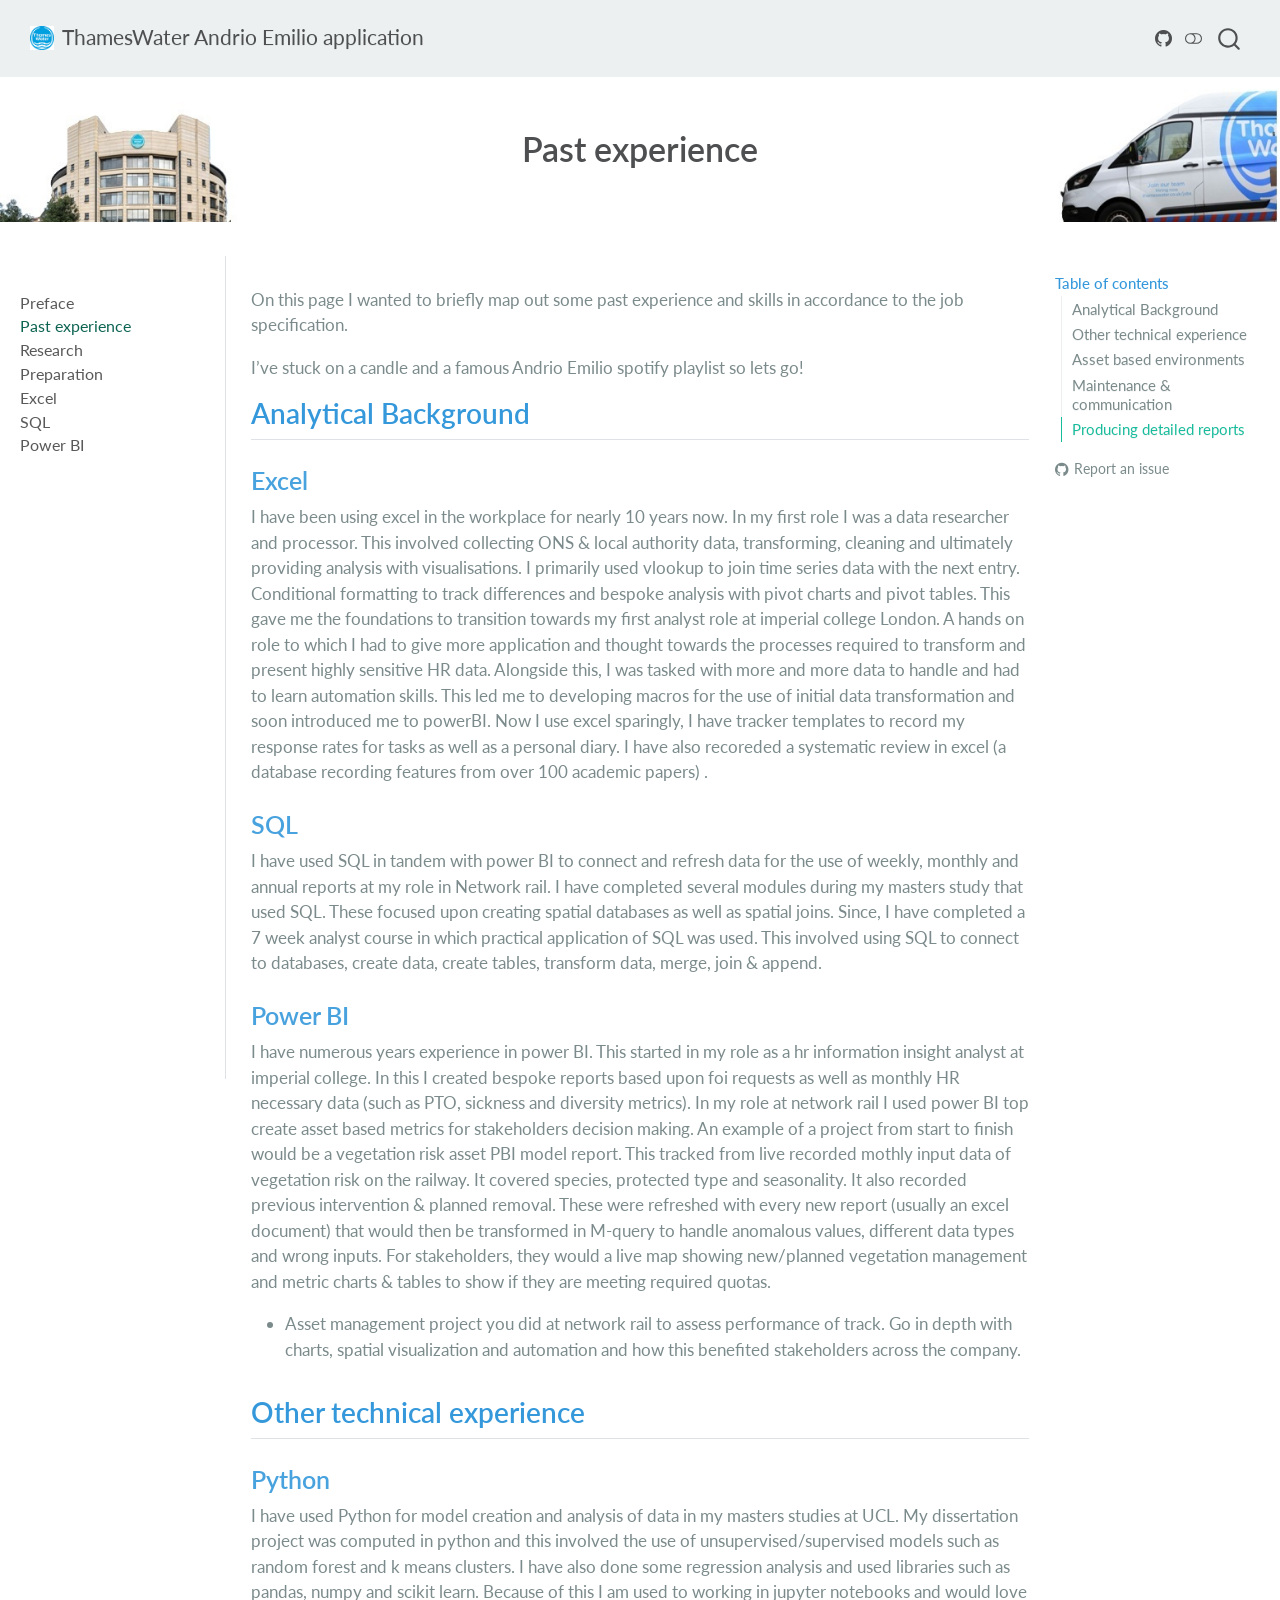
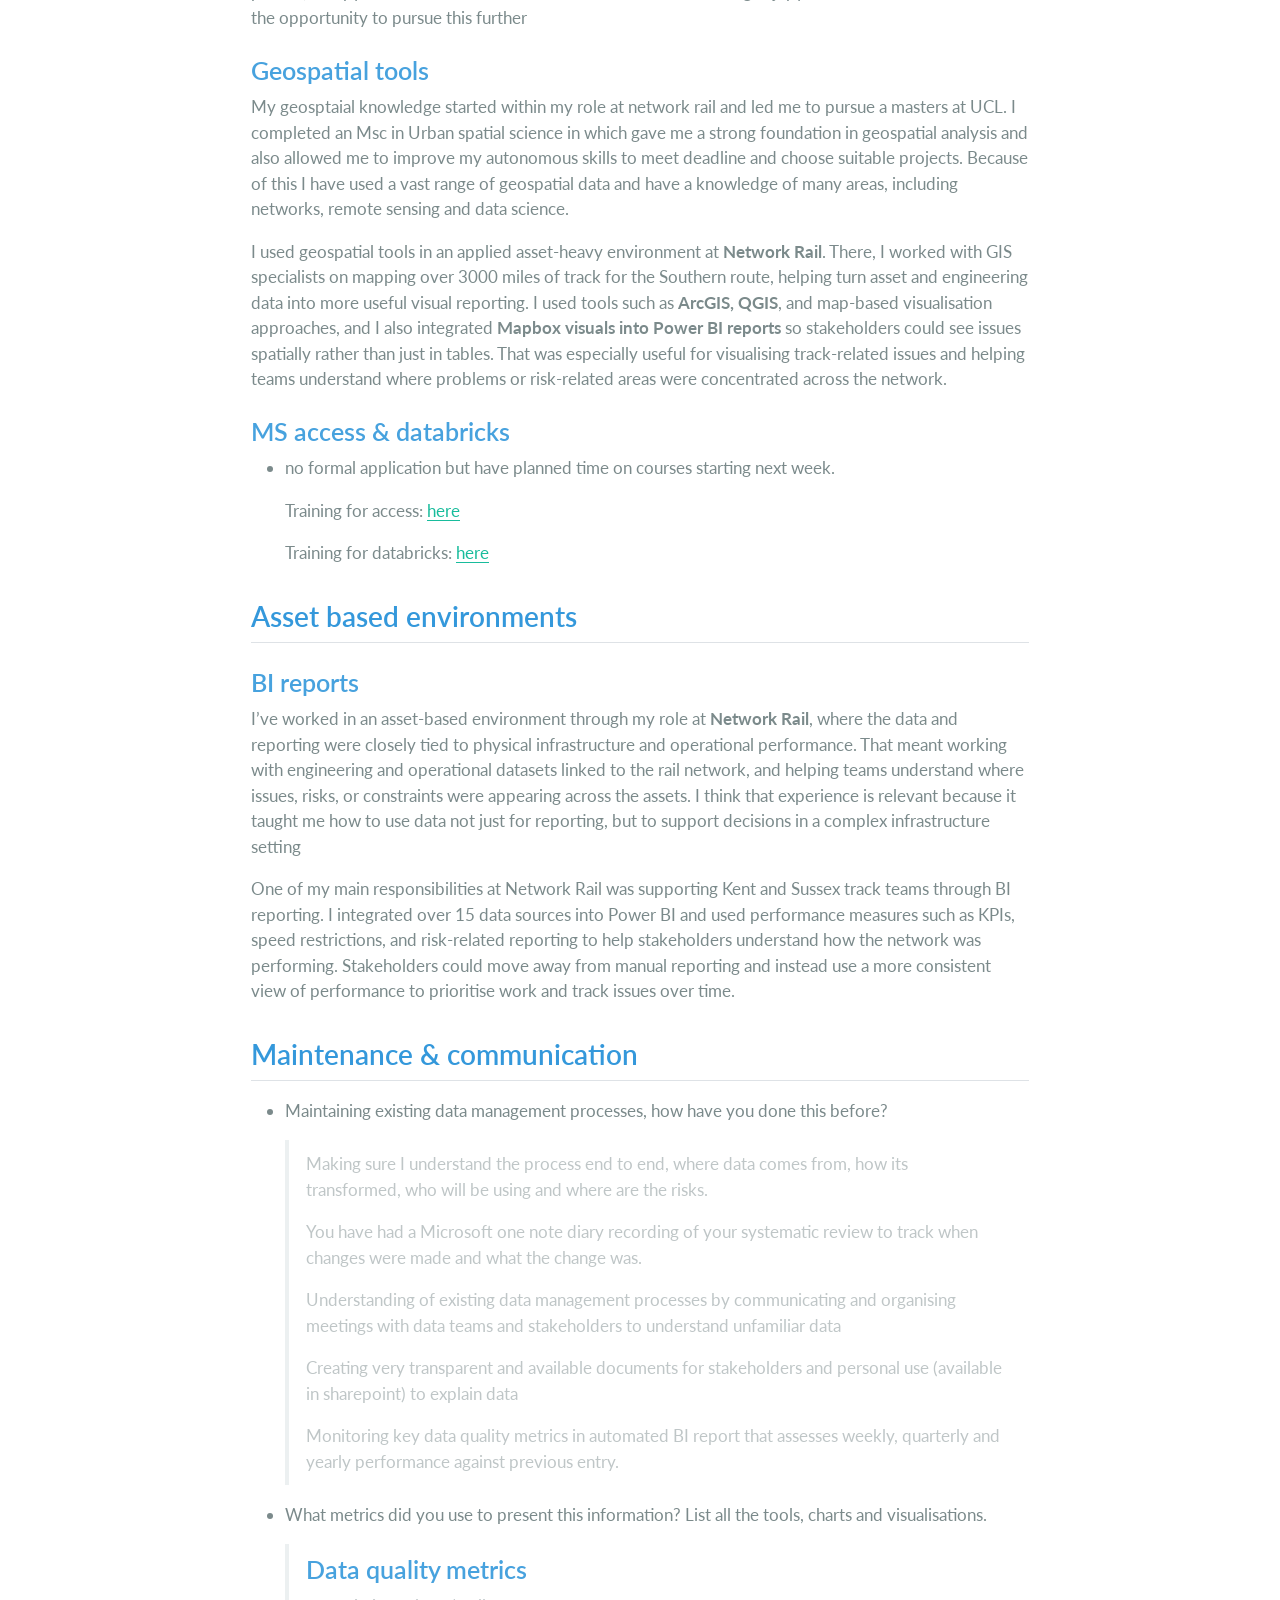
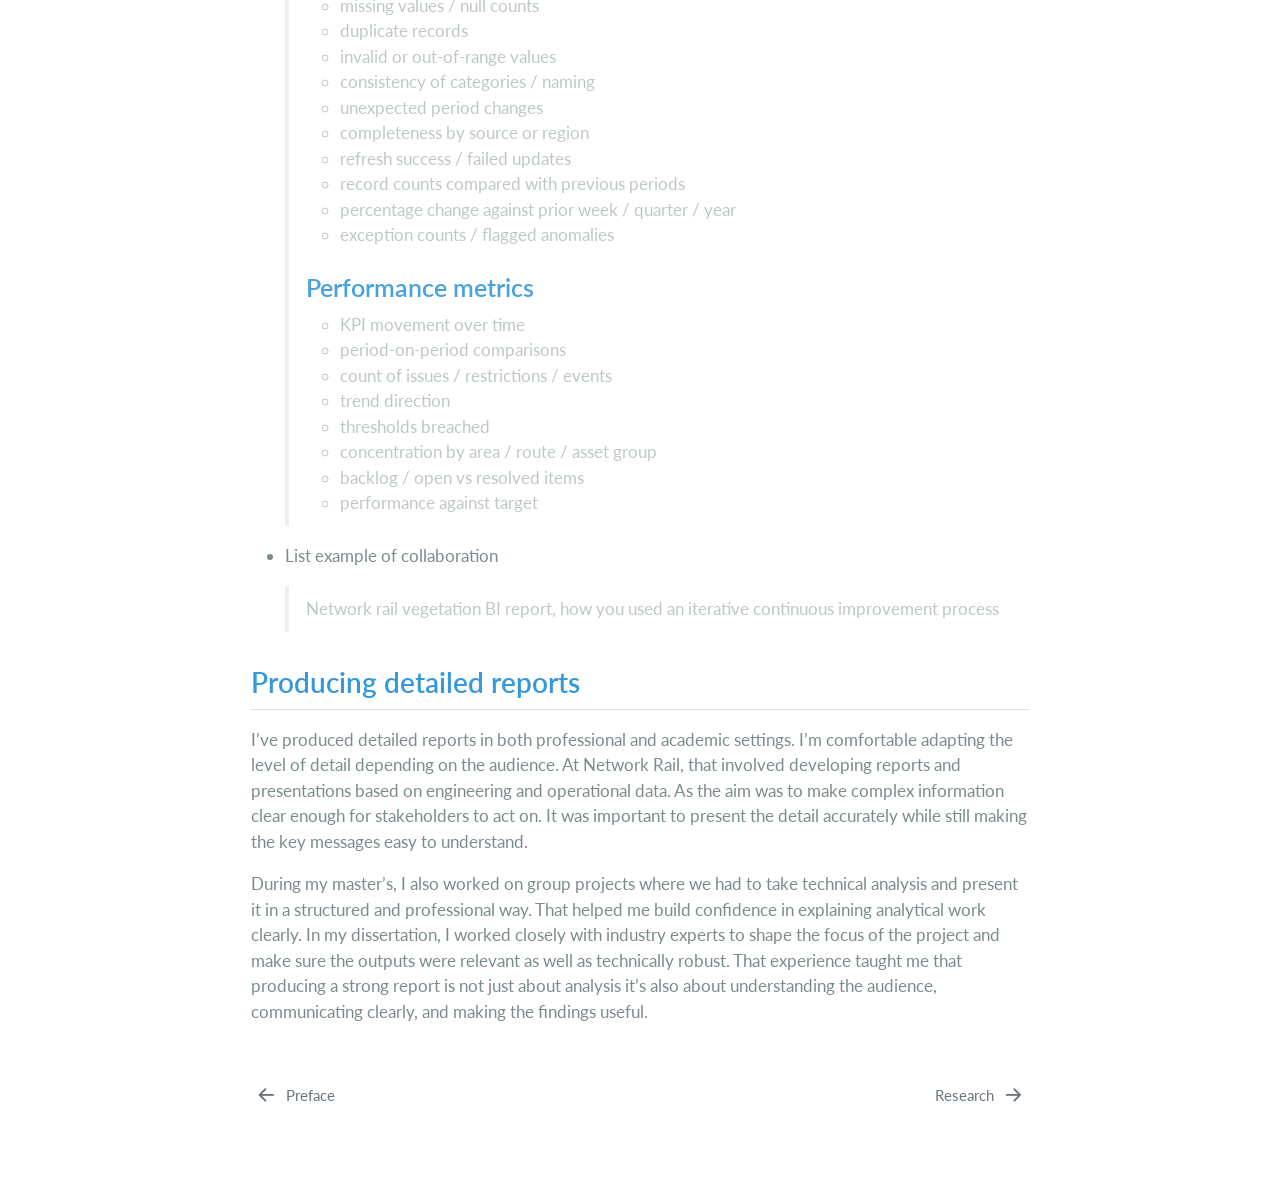
<file: docs/intro.html>
<!DOCTYPE html>
<html xmlns="http://www.w3.org/1999/xhtml" lang="en" xml:lang="en"><head>

<meta charset="utf-8">
<meta name="generator" content="quarto-1.4.551">

<meta name="viewport" content="width=device-width, initial-scale=1.0, user-scalable=yes">


<title>ThamesWater Andrio Emilio application - Past experience</title>
<style>
code{white-space: pre-wrap;}
span.smallcaps{font-variant: small-caps;}
div.columns{display: flex; gap: min(4vw, 1.5em);}
div.column{flex: auto; overflow-x: auto;}
div.hanging-indent{margin-left: 1.5em; text-indent: -1.5em;}
ul.task-list{list-style: none;}
ul.task-list li input[type="checkbox"] {
  width: 0.8em;
  margin: 0 0.8em 0.2em -1em; /* quarto-specific, see https://github.com/quarto-dev/quarto-cli/issues/4556 */ 
  vertical-align: middle;
}
</style>


<script src="site_libs/quarto-nav/quarto-nav.js"></script>
<script src="site_libs/quarto-nav/headroom.min.js"></script>
<script src="site_libs/clipboard/clipboard.min.js"></script>
<script src="site_libs/quarto-search/autocomplete.umd.js"></script>
<script src="site_libs/quarto-search/fuse.min.js"></script>
<script src="site_libs/quarto-search/quarto-search.js"></script>
<meta name="quarto:offset" content="./">
<link href="./summary.html" rel="next">
<link href="./index.html" rel="prev">
<link href="./images/logo.png" rel="icon" type="image/png">
<script src="site_libs/quarto-html/quarto.js"></script>
<script src="site_libs/quarto-html/popper.min.js"></script>
<script src="site_libs/quarto-html/tippy.umd.min.js"></script>
<script src="site_libs/quarto-html/anchor.min.js"></script>
<link href="site_libs/quarto-html/tippy.css" rel="stylesheet">
<link href="site_libs/quarto-html/quarto-syntax-highlighting.css" rel="stylesheet" class="quarto-color-scheme" id="quarto-text-highlighting-styles">
<link href="site_libs/quarto-html/quarto-syntax-highlighting-dark.css" rel="prefetch" class="quarto-color-scheme quarto-color-alternate" id="quarto-text-highlighting-styles">
<script src="site_libs/bootstrap/bootstrap.min.js"></script>
<link href="site_libs/bootstrap/bootstrap-icons.css" rel="stylesheet">
<link href="site_libs/bootstrap/bootstrap.min.css" rel="stylesheet" class="quarto-color-scheme" id="quarto-bootstrap" data-mode="light">
<link href="site_libs/bootstrap/bootstrap-dark.min.css" rel="prefetch" class="quarto-color-scheme quarto-color-alternate" id="quarto-bootstrap" data-mode="dark">
<script id="quarto-search-options" type="application/json">{
  "location": "navbar",
  "copy-button": false,
  "collapse-after": 3,
  "panel-placement": "end",
  "type": "overlay",
  "limit": 50,
  "keyboard-shortcut": [
    "f",
    "/",
    "s"
  ],
  "show-item-context": false,
  "language": {
    "search-no-results-text": "No results",
    "search-matching-documents-text": "matching documents",
    "search-copy-link-title": "Copy link to search",
    "search-hide-matches-text": "Hide additional matches",
    "search-more-match-text": "more match in this document",
    "search-more-matches-text": "more matches in this document",
    "search-clear-button-title": "Clear",
    "search-text-placeholder": "",
    "search-detached-cancel-button-title": "Cancel",
    "search-submit-button-title": "Submit",
    "search-label": "Search"
  }
}</script>
<style>

      .quarto-title-block .quarto-title-banner {
        background-image: url(images/banner.jpg);
background-size: cover;
      }
</style>


<link rel="stylesheet" href="styles.css">
</head>

<body class="nav-sidebar docked nav-fixed">

<div id="quarto-search-results"></div>
  <header id="quarto-header" class="headroom fixed-top quarto-banner">
    <nav class="navbar navbar-expand-lg " data-bs-theme="dark">
      <div class="navbar-container container-fluid">
      <div class="navbar-brand-container mx-auto">
    <a href="./index.html" class="navbar-brand navbar-brand-logo">
    <img src="./images/logo.png" alt="" class="navbar-logo">
    </a>
    <a class="navbar-brand" href="./index.html">
    <span class="navbar-title">ThamesWater Andrio Emilio application</span>
    </a>
  </div>
            <div id="quarto-search" class="" title="Search"></div>
          <button class="navbar-toggler" type="button" data-bs-toggle="collapse" data-bs-target="#navbarCollapse" aria-controls="navbarCollapse" aria-expanded="false" aria-label="Toggle navigation" onclick="if (window.quartoToggleHeadroom) { window.quartoToggleHeadroom(); }">
  <span class="navbar-toggler-icon"></span>
</button>
          <div class="collapse navbar-collapse" id="navbarCollapse">
            <ul class="navbar-nav navbar-nav-scroll ms-auto">
</ul>
          </div> <!-- /navcollapse -->
          <div class="quarto-navbar-tools">
    <a href="https://github.com/andrioemilio/Interview_prep" title="Source Code" class="quarto-navigation-tool px-1" aria-label="Source Code"><i class="bi bi-github"></i></a>
  <a href="" class="quarto-color-scheme-toggle quarto-navigation-tool  px-1" onclick="window.quartoToggleColorScheme(); return false;" title="Toggle dark mode"><i class="bi"></i></a>
</div>
      </div> <!-- /container-fluid -->
    </nav>
  <nav class="quarto-secondary-nav">
    <div class="container-fluid d-flex">
      <button type="button" class="quarto-btn-toggle btn" data-bs-toggle="collapse" data-bs-target=".quarto-sidebar-collapse-item" aria-controls="quarto-sidebar" aria-expanded="false" aria-label="Toggle sidebar navigation" onclick="if (window.quartoToggleHeadroom) { window.quartoToggleHeadroom(); }">
        <i class="bi bi-layout-text-sidebar-reverse"></i>
      </button>
        <nav class="quarto-page-breadcrumbs" aria-label="breadcrumb"><ol class="breadcrumb"><li class="breadcrumb-item"><a href="./intro.html"><span class="chapter-title">Past experience</span></a></li></ol></nav>
        <a class="flex-grow-1" role="button" data-bs-toggle="collapse" data-bs-target=".quarto-sidebar-collapse-item" aria-controls="quarto-sidebar" aria-expanded="false" aria-label="Toggle sidebar navigation" onclick="if (window.quartoToggleHeadroom) { window.quartoToggleHeadroom(); }">      
        </a>
    </div>
  </nav>
</header>
<!-- content -->
<header id="title-block-header" class="quarto-title-block default page-columns page-full">
  <div class="quarto-title-banner page-columns page-full">
    <div class="quarto-title column-body">
      <h1 class="title"><span class="chapter-title">Past experience</span></h1>
                      </div>
  </div>
    
  
  <div class="quarto-title-meta">

      
    
      
    </div>
    
  
  </header><div id="quarto-content" class="quarto-container page-columns page-rows-contents page-layout-article page-navbar">
<!-- sidebar -->
  <nav id="quarto-sidebar" class="sidebar collapse collapse-horizontal quarto-sidebar-collapse-item sidebar-navigation docked overflow-auto">
    <div class="sidebar-menu-container"> 
    <ul class="list-unstyled mt-1">
        <li class="sidebar-item">
  <div class="sidebar-item-container"> 
  <a href="./index.html" class="sidebar-item-text sidebar-link">
 <span class="menu-text">Preface</span></a>
  </div>
</li>
        <li class="sidebar-item">
  <div class="sidebar-item-container"> 
  <a href="./intro.html" class="sidebar-item-text sidebar-link active"><span class="chapter-title">Past experience</span></a>
  </div>
</li>
        <li class="sidebar-item">
  <div class="sidebar-item-container"> 
  <a href="./summary.html" class="sidebar-item-text sidebar-link"><span class="chapter-title">Research</span></a>
  </div>
</li>
        <li class="sidebar-item">
  <div class="sidebar-item-container"> 
  <a href="./prep.html" class="sidebar-item-text sidebar-link"><span class="chapter-title">Preparation</span></a>
  </div>
</li>
        <li class="sidebar-item">
  <div class="sidebar-item-container"> 
  <a href="./ExcelStudy.html" class="sidebar-item-text sidebar-link"><span class="chapter-title">Excel</span></a>
  </div>
</li>
        <li class="sidebar-item">
  <div class="sidebar-item-container"> 
  <a href="./SQLStudy.html" class="sidebar-item-text sidebar-link"><span class="chapter-title">SQL</span></a>
  </div>
</li>
        <li class="sidebar-item">
  <div class="sidebar-item-container"> 
  <a href="./PowerBIStudy.html" class="sidebar-item-text sidebar-link"><span class="chapter-title">Power BI</span></a>
  </div>
</li>
    </ul>
    </div>
</nav>
<div id="quarto-sidebar-glass" class="quarto-sidebar-collapse-item" data-bs-toggle="collapse" data-bs-target=".quarto-sidebar-collapse-item"></div>
<!-- margin-sidebar -->
    <div id="quarto-margin-sidebar" class="sidebar margin-sidebar">
        <nav id="TOC" role="doc-toc" class="toc-active">
    <h2 id="toc-title">Table of contents</h2>
   
  <ul>
  <li><a href="#analytical-background" id="toc-analytical-background" class="nav-link active" data-scroll-target="#analytical-background">Analytical Background</a>
  <ul class="collapse">
  <li><a href="#excel" id="toc-excel" class="nav-link" data-scroll-target="#excel">Excel</a></li>
  <li><a href="#sql" id="toc-sql" class="nav-link" data-scroll-target="#sql">SQL</a></li>
  <li><a href="#power-bi" id="toc-power-bi" class="nav-link" data-scroll-target="#power-bi">Power BI</a></li>
  </ul></li>
  <li><a href="#other-technical-experience" id="toc-other-technical-experience" class="nav-link" data-scroll-target="#other-technical-experience">Other technical experience</a>
  <ul class="collapse">
  <li><a href="#python" id="toc-python" class="nav-link" data-scroll-target="#python">Python</a></li>
  <li><a href="#geospatial-tools" id="toc-geospatial-tools" class="nav-link" data-scroll-target="#geospatial-tools">Geospatial tools</a></li>
  <li><a href="#ms-access-databricks" id="toc-ms-access-databricks" class="nav-link" data-scroll-target="#ms-access-databricks">MS access &amp; databricks</a></li>
  </ul></li>
  <li><a href="#asset-based-environments" id="toc-asset-based-environments" class="nav-link" data-scroll-target="#asset-based-environments">Asset based environments</a>
  <ul class="collapse">
  <li><a href="#bi-reports" id="toc-bi-reports" class="nav-link" data-scroll-target="#bi-reports">BI reports</a></li>
  </ul></li>
  <li><a href="#maintenance-communication" id="toc-maintenance-communication" class="nav-link" data-scroll-target="#maintenance-communication">Maintenance &amp; communication</a></li>
  <li><a href="#producing-detailed-reports" id="toc-producing-detailed-reports" class="nav-link" data-scroll-target="#producing-detailed-reports">Producing detailed reports</a></li>
  </ul>
<div class="toc-actions"><ul><li><a href="https://github.com/andrioemilio/Interview_prep/issues/new" class="toc-action"><i class="bi bi-github"></i>Report an issue</a></li></ul></div></nav>
    </div>
<!-- main -->
<main class="content quarto-banner-title-block" id="quarto-document-content">





<p>On this page I wanted to briefly map out some past experience and skills in accordance to the job specification.</p>
<p>I’ve stuck on a candle and a famous Andrio Emilio spotify playlist so lets go!</p>
<section id="analytical-background" class="level2">
<h2 class="anchored" data-anchor-id="analytical-background">Analytical Background</h2>
<section id="excel" class="level3">
<h3 class="anchored" data-anchor-id="excel">Excel</h3>
<p>I have been using excel in the workplace for nearly 10 years now. In my first role I was a data researcher and processor. This involved collecting ONS &amp; local authority data, transforming, cleaning and ultimately providing analysis with visualisations. I primarily used vlookup to join time series data with the next entry. Conditional formatting to track differences and bespoke analysis with pivot charts and pivot tables. This gave me the foundations to transition towards my first analyst role at imperial college London. A hands on role to which I had to give more application and thought towards the processes required to transform and present highly sensitive HR data. Alongside this, I was tasked with more and more data to handle and had to learn automation skills. This led me to developing macros for the use of initial data transformation and soon introduced me to powerBI. Now I use excel sparingly, I have tracker templates to record my response rates for tasks as well as a personal diary. I have also recoreded a systematic review in excel (a database recording features from over 100 academic papers) .</p>
</section>
<section id="sql" class="level3">
<h3 class="anchored" data-anchor-id="sql">SQL</h3>
<p>I have used SQL in tandem with power BI to connect and refresh data for the use of weekly, monthly and annual reports at my role in Network rail. I have completed several modules during my masters study that used SQL. These focused upon creating spatial databases as well as spatial joins. Since, I have completed a 7 week analyst course in which practical application of SQL was used. This involved using SQL to connect to databases, create data, create tables, transform data, merge, join &amp; append.</p>
</section>
<section id="power-bi" class="level3">
<h3 class="anchored" data-anchor-id="power-bi">Power BI</h3>
<p>I have numerous years experience in power BI. This started in my role as a hr information insight analyst at imperial college. In this I created bespoke reports based upon foi requests as well as monthly HR necessary data (such as PTO, sickness and diversity metrics). In my role at network rail I used power BI top create asset based metrics for stakeholders decision making. An example of a project from start to finish would be a vegetation risk asset PBI model report. This tracked from live recorded mothly input data of vegetation risk on the railway. It covered species, protected type and seasonality. It also recorded previous intervention &amp; planned removal. These were refreshed with every new report (usually an excel document) that would then be transformed in M-query to handle anomalous values, different data types and wrong inputs. For stakeholders, they would a live map showing new/planned vegetation management and metric charts &amp; tables to show if they are meeting required quotas.</p>
<ul>
<li>Asset management project you did at network rail to assess performance of track. Go in depth with charts, spatial visualization and automation and how this benefited stakeholders across the company.</li>
</ul>
</section>
</section>
<section id="other-technical-experience" class="level2">
<h2 class="anchored" data-anchor-id="other-technical-experience">Other technical experience</h2>
<section id="python" class="level3">
<h3 class="anchored" data-anchor-id="python">Python</h3>
<p>I have used Python for model creation and analysis of data in my masters studies at UCL. My dissertation project was computed in python and this involved the use of unsupervised/supervised models such as random forest and k means clusters. I have also done some regression analysis and used libraries such as pandas, numpy and scikit learn. Because of this I am used to working in jupyter notebooks and would love the opportunity to pursue this further</p>
</section>
<section id="geospatial-tools" class="level3">
<h3 class="anchored" data-anchor-id="geospatial-tools">Geospatial tools</h3>
<p>My geosptaial knowledge started within my role at network rail and led me to pursue a masters at UCL. I completed an Msc in Urban spatial science in which gave me a strong foundation in geospatial analysis and also allowed me to improve my autonomous skills to meet deadline and choose suitable projects. Because of this I have used a vast range of geospatial data and have a knowledge of many areas, including networks, remote sensing and data science.</p>
<p>I used geospatial tools in an applied asset-heavy environment at <strong>Network Rail</strong>. There, I worked with GIS specialists on mapping over 3000 miles of track for the Southern route, helping turn asset and engineering data into more useful visual reporting. I used tools such as <strong>ArcGIS, QGIS</strong>, and map-based visualisation approaches, and I also integrated <strong>Mapbox visuals into Power BI reports</strong> so stakeholders could see issues spatially rather than just in tables. That was especially useful for visualising track-related issues and helping teams understand where problems or risk-related areas were concentrated across the network.</p>
</section>
<section id="ms-access-databricks" class="level3">
<h3 class="anchored" data-anchor-id="ms-access-databricks">MS access &amp; databricks</h3>
<ul>
<li><p>no formal application but have planned time on courses starting next week.</p>
<p>Training for access: <a href="https://support.microsoft.com/en-us/office/access-video-training-a5ffb1ef-4cc4-4d79-a862-e2dda6ef38e6">here</a></p>
<p>Training for databricks: <a href="https://learn.microsoft.com/en-us/training/paths/data-engineer-azure-databricks/">here</a></p></li>
</ul>
</section>
</section>
<section id="asset-based-environments" class="level2">
<h2 class="anchored" data-anchor-id="asset-based-environments">Asset based environments</h2>
<section id="bi-reports" class="level3">
<h3 class="anchored" data-anchor-id="bi-reports">BI reports</h3>
<p>I’ve worked in an asset-based environment through my role at <strong>Network Rail</strong>, where the data and reporting were closely tied to physical infrastructure and operational performance. That meant working with engineering and operational datasets linked to the rail network, and helping teams understand where issues, risks, or constraints were appearing across the assets. I think that experience is relevant because it taught me how to use data not just for reporting, but to support decisions in a complex infrastructure setting</p>
<p>One of my main responsibilities at Network Rail was supporting Kent and Sussex track teams through BI reporting. I integrated over 15 data sources into Power BI and used performance measures such as KPIs, speed restrictions, and risk-related reporting to help stakeholders understand how the network was performing. Stakeholders could move away from manual reporting and instead use a more consistent view of performance to prioritise work and track issues over time.</p>
</section>
</section>
<section id="maintenance-communication" class="level2">
<h2 class="anchored" data-anchor-id="maintenance-communication">Maintenance &amp; communication</h2>
<ul>
<li><p>Maintaining existing data management processes, how have you done this before?</p>
<blockquote class="blockquote">
<p>Making sure I understand the process end to end, where data comes from, how its transformed, who will be using and where are the risks.</p>
<p>You have had a Microsoft one note diary recording of your systematic review to track when changes were made and what the change was.</p>
<p>Understanding of existing data management processes by communicating and organising meetings with data teams and stakeholders to understand unfamiliar data</p>
<p>Creating very transparent and available documents for stakeholders and personal use (available in sharepoint) to explain data</p>
<p>Monitoring key data quality metrics in automated BI report that assesses weekly, quarterly and yearly performance against previous entry.</p>
</blockquote></li>
<li><p>What metrics did you use to present this information? List all the tools, charts and visualisations.</p>
<blockquote class="blockquote">
<h3 id="data-quality-metrics" class="anchored">Data quality metrics</h3>
<ul>
<li><p>missing values / null counts</p></li>
<li><p>duplicate records</p></li>
<li><p>invalid or out-of-range values</p></li>
<li><p>consistency of categories / naming</p></li>
<li><p>unexpected period changes</p></li>
<li><p>completeness by source or region</p></li>
<li><p>refresh success / failed updates</p></li>
<li><p>record counts compared with previous periods</p></li>
<li><p>percentage change against prior week / quarter / year</p></li>
<li><p>exception counts / flagged anomalies</p></li>
</ul>
<h3 id="performance-metrics" class="anchored">Performance metrics</h3>
<ul>
<li><p>KPI movement over time</p></li>
<li><p>period-on-period comparisons</p></li>
<li><p>count of issues / restrictions / events</p></li>
<li><p>trend direction</p></li>
<li><p>thresholds breached</p></li>
<li><p>concentration by area / route / asset group</p></li>
<li><p>backlog / open vs resolved items</p></li>
<li><p>performance against target</p></li>
</ul>
</blockquote></li>
<li><p>List example of collaboration</p>
<blockquote class="blockquote">
<p>Network rail vegetation BI report, how you used an iterative continuous improvement process</p>
</blockquote></li>
</ul>
</section>
<section id="producing-detailed-reports" class="level2">
<h2 class="anchored" data-anchor-id="producing-detailed-reports">Producing detailed reports</h2>
<p>I’ve produced detailed reports in both professional and academic settings. I’m comfortable adapting the level of detail depending on the audience. At Network Rail, that involved developing reports and presentations based on engineering and operational data. As the aim was to make complex information clear enough for stakeholders to act on. It was important to present the detail accurately while still making the key messages easy to understand.</p>
<p>During my master’s, I also worked on group projects where we had to take technical analysis and present it in a structured and professional way. That helped me build confidence in explaining analytical work clearly. In my dissertation, I worked closely with industry experts to shape the focus of the project and make sure the outputs were relevant as well as technically robust. That experience taught me that producing a strong report is not just about analysis it’s also about understanding the audience, communicating clearly, and making the findings useful.</p>


</section>

</main> <!-- /main -->
<script id="quarto-html-after-body" type="application/javascript">
window.document.addEventListener("DOMContentLoaded", function (event) {
  const toggleBodyColorMode = (bsSheetEl) => {
    const mode = bsSheetEl.getAttribute("data-mode");
    const bodyEl = window.document.querySelector("body");
    if (mode === "dark") {
      bodyEl.classList.add("quarto-dark");
      bodyEl.classList.remove("quarto-light");
    } else {
      bodyEl.classList.add("quarto-light");
      bodyEl.classList.remove("quarto-dark");
    }
  }
  const toggleBodyColorPrimary = () => {
    const bsSheetEl = window.document.querySelector("link#quarto-bootstrap");
    if (bsSheetEl) {
      toggleBodyColorMode(bsSheetEl);
    }
  }
  toggleBodyColorPrimary();  
  const disableStylesheet = (stylesheets) => {
    for (let i=0; i < stylesheets.length; i++) {
      const stylesheet = stylesheets[i];
      stylesheet.rel = 'prefetch';
    }
  }
  const enableStylesheet = (stylesheets) => {
    for (let i=0; i < stylesheets.length; i++) {
      const stylesheet = stylesheets[i];
      stylesheet.rel = 'stylesheet';
    }
  }
  const manageTransitions = (selector, allowTransitions) => {
    const els = window.document.querySelectorAll(selector);
    for (let i=0; i < els.length; i++) {
      const el = els[i];
      if (allowTransitions) {
        el.classList.remove('notransition');
      } else {
        el.classList.add('notransition');
      }
    }
  }
  const toggleGiscusIfUsed = (isAlternate, darkModeDefault) => {
    const baseTheme = document.querySelector('#giscus-base-theme')?.value ?? 'light';
    const alternateTheme = document.querySelector('#giscus-alt-theme')?.value ?? 'dark';
    let newTheme = '';
    if(darkModeDefault) {
      newTheme = isAlternate ? baseTheme : alternateTheme;
    } else {
      newTheme = isAlternate ? alternateTheme : baseTheme;
    }
    const changeGiscusTheme = () => {
      // From: https://github.com/giscus/giscus/issues/336
      const sendMessage = (message) => {
        const iframe = document.querySelector('iframe.giscus-frame');
        if (!iframe) return;
        iframe.contentWindow.postMessage({ giscus: message }, 'https://giscus.app');
      }
      sendMessage({
        setConfig: {
          theme: newTheme
        }
      });
    }
    const isGiscussLoaded = window.document.querySelector('iframe.giscus-frame') !== null;
    if (isGiscussLoaded) {
      changeGiscusTheme();
    }
  }
  const toggleColorMode = (alternate) => {
    // Switch the stylesheets
    const alternateStylesheets = window.document.querySelectorAll('link.quarto-color-scheme.quarto-color-alternate');
    manageTransitions('#quarto-margin-sidebar .nav-link', false);
    if (alternate) {
      enableStylesheet(alternateStylesheets);
      for (const sheetNode of alternateStylesheets) {
        if (sheetNode.id === "quarto-bootstrap") {
          toggleBodyColorMode(sheetNode);
        }
      }
    } else {
      disableStylesheet(alternateStylesheets);
      toggleBodyColorPrimary();
    }
    manageTransitions('#quarto-margin-sidebar .nav-link', true);
    // Switch the toggles
    const toggles = window.document.querySelectorAll('.quarto-color-scheme-toggle');
    for (let i=0; i < toggles.length; i++) {
      const toggle = toggles[i];
      if (toggle) {
        if (alternate) {
          toggle.classList.add("alternate");     
        } else {
          toggle.classList.remove("alternate");
        }
      }
    }
    // Hack to workaround the fact that safari doesn't
    // properly recolor the scrollbar when toggling (#1455)
    if (navigator.userAgent.indexOf('Safari') > 0 && navigator.userAgent.indexOf('Chrome') == -1) {
      manageTransitions("body", false);
      window.scrollTo(0, 1);
      setTimeout(() => {
        window.scrollTo(0, 0);
        manageTransitions("body", true);
      }, 40);  
    }
  }
  const isFileUrl = () => { 
    return window.location.protocol === 'file:';
  }
  const hasAlternateSentinel = () => {  
    let styleSentinel = getColorSchemeSentinel();
    if (styleSentinel !== null) {
      return styleSentinel === "alternate";
    } else {
      return false;
    }
  }
  const setStyleSentinel = (alternate) => {
    const value = alternate ? "alternate" : "default";
    if (!isFileUrl()) {
      window.localStorage.setItem("quarto-color-scheme", value);
    } else {
      localAlternateSentinel = value;
    }
  }
  const getColorSchemeSentinel = () => {
    if (!isFileUrl()) {
      const storageValue = window.localStorage.getItem("quarto-color-scheme");
      return storageValue != null ? storageValue : localAlternateSentinel;
    } else {
      return localAlternateSentinel;
    }
  }
  const darkModeDefault = false;
  let localAlternateSentinel = darkModeDefault ? 'alternate' : 'default';
  // Dark / light mode switch
  window.quartoToggleColorScheme = () => {
    // Read the current dark / light value 
    let toAlternate = !hasAlternateSentinel();
    toggleColorMode(toAlternate);
    setStyleSentinel(toAlternate);
    toggleGiscusIfUsed(toAlternate, darkModeDefault);
  };
  // Ensure there is a toggle, if there isn't float one in the top right
  if (window.document.querySelector('.quarto-color-scheme-toggle') === null) {
    const a = window.document.createElement('a');
    a.classList.add('top-right');
    a.classList.add('quarto-color-scheme-toggle');
    a.href = "";
    a.onclick = function() { try { window.quartoToggleColorScheme(); } catch {} return false; };
    const i = window.document.createElement("i");
    i.classList.add('bi');
    a.appendChild(i);
    window.document.body.appendChild(a);
  }
  // Switch to dark mode if need be
  if (hasAlternateSentinel()) {
    toggleColorMode(true);
  } else {
    toggleColorMode(false);
  }
  const icon = "";
  const anchorJS = new window.AnchorJS();
  anchorJS.options = {
    placement: 'right',
    icon: icon
  };
  anchorJS.add('.anchored');
  const isCodeAnnotation = (el) => {
    for (const clz of el.classList) {
      if (clz.startsWith('code-annotation-')) {                     
        return true;
      }
    }
    return false;
  }
  const clipboard = new window.ClipboardJS('.code-copy-button', {
    text: function(trigger) {
      const codeEl = trigger.previousElementSibling.cloneNode(true);
      for (const childEl of codeEl.children) {
        if (isCodeAnnotation(childEl)) {
          childEl.remove();
        }
      }
      return codeEl.innerText;
    }
  });
  clipboard.on('success', function(e) {
    // button target
    const button = e.trigger;
    // don't keep focus
    button.blur();
    // flash "checked"
    button.classList.add('code-copy-button-checked');
    var currentTitle = button.getAttribute("title");
    button.setAttribute("title", "Copied!");
    let tooltip;
    if (window.bootstrap) {
      button.setAttribute("data-bs-toggle", "tooltip");
      button.setAttribute("data-bs-placement", "left");
      button.setAttribute("data-bs-title", "Copied!");
      tooltip = new bootstrap.Tooltip(button, 
        { trigger: "manual", 
          customClass: "code-copy-button-tooltip",
          offset: [0, -8]});
      tooltip.show();    
    }
    setTimeout(function() {
      if (tooltip) {
        tooltip.hide();
        button.removeAttribute("data-bs-title");
        button.removeAttribute("data-bs-toggle");
        button.removeAttribute("data-bs-placement");
      }
      button.setAttribute("title", currentTitle);
      button.classList.remove('code-copy-button-checked');
    }, 1000);
    // clear code selection
    e.clearSelection();
  });
    var localhostRegex = new RegExp(/^(?:http|https):\/\/localhost\:?[0-9]*\//);
    var mailtoRegex = new RegExp(/^mailto:/);
      var filterRegex = new RegExp('/' + window.location.host + '/');
    var isInternal = (href) => {
        return filterRegex.test(href) || localhostRegex.test(href) || mailtoRegex.test(href);
    }
    // Inspect non-navigation links and adorn them if external
 	var links = window.document.querySelectorAll('a[href]:not(.nav-link):not(.navbar-brand):not(.toc-action):not(.sidebar-link):not(.sidebar-item-toggle):not(.pagination-link):not(.no-external):not([aria-hidden]):not(.dropdown-item):not(.quarto-navigation-tool)');
    for (var i=0; i<links.length; i++) {
      const link = links[i];
      if (!isInternal(link.href)) {
        // undo the damage that might have been done by quarto-nav.js in the case of
        // links that we want to consider external
        if (link.dataset.originalHref !== undefined) {
          link.href = link.dataset.originalHref;
        }
      }
    }
  function tippyHover(el, contentFn, onTriggerFn, onUntriggerFn) {
    const config = {
      allowHTML: true,
      maxWidth: 500,
      delay: 100,
      arrow: false,
      appendTo: function(el) {
          return el.parentElement;
      },
      interactive: true,
      interactiveBorder: 10,
      theme: 'quarto',
      placement: 'bottom-start',
    };
    if (contentFn) {
      config.content = contentFn;
    }
    if (onTriggerFn) {
      config.onTrigger = onTriggerFn;
    }
    if (onUntriggerFn) {
      config.onUntrigger = onUntriggerFn;
    }
    window.tippy(el, config); 
  }
  const noterefs = window.document.querySelectorAll('a[role="doc-noteref"]');
  for (var i=0; i<noterefs.length; i++) {
    const ref = noterefs[i];
    tippyHover(ref, function() {
      // use id or data attribute instead here
      let href = ref.getAttribute('data-footnote-href') || ref.getAttribute('href');
      try { href = new URL(href).hash; } catch {}
      const id = href.replace(/^#\/?/, "");
      const note = window.document.getElementById(id);
      if (note) {
        return note.innerHTML;
      } else {
        return "";
      }
    });
  }
  const xrefs = window.document.querySelectorAll('a.quarto-xref');
  const processXRef = (id, note) => {
    // Strip column container classes
    const stripColumnClz = (el) => {
      el.classList.remove("page-full", "page-columns");
      if (el.children) {
        for (const child of el.children) {
          stripColumnClz(child);
        }
      }
    }
    stripColumnClz(note)
    if (id === null || id.startsWith('sec-')) {
      // Special case sections, only their first couple elements
      const container = document.createElement("div");
      if (note.children && note.children.length > 2) {
        container.appendChild(note.children[0].cloneNode(true));
        for (let i = 1; i < note.children.length; i++) {
          const child = note.children[i];
          if (child.tagName === "P" && child.innerText === "") {
            continue;
          } else {
            container.appendChild(child.cloneNode(true));
            break;
          }
        }
        if (window.Quarto?.typesetMath) {
          window.Quarto.typesetMath(container);
        }
        return container.innerHTML
      } else {
        if (window.Quarto?.typesetMath) {
          window.Quarto.typesetMath(note);
        }
        return note.innerHTML;
      }
    } else {
      // Remove any anchor links if they are present
      const anchorLink = note.querySelector('a.anchorjs-link');
      if (anchorLink) {
        anchorLink.remove();
      }
      if (window.Quarto?.typesetMath) {
        window.Quarto.typesetMath(note);
      }
      // TODO in 1.5, we should make sure this works without a callout special case
      if (note.classList.contains("callout")) {
        return note.outerHTML;
      } else {
        return note.innerHTML;
      }
    }
  }
  for (var i=0; i<xrefs.length; i++) {
    const xref = xrefs[i];
    tippyHover(xref, undefined, function(instance) {
      instance.disable();
      let url = xref.getAttribute('href');
      let hash = undefined; 
      if (url.startsWith('#')) {
        hash = url;
      } else {
        try { hash = new URL(url).hash; } catch {}
      }
      if (hash) {
        const id = hash.replace(/^#\/?/, "");
        const note = window.document.getElementById(id);
        if (note !== null) {
          try {
            const html = processXRef(id, note.cloneNode(true));
            instance.setContent(html);
          } finally {
            instance.enable();
            instance.show();
          }
        } else {
          // See if we can fetch this
          fetch(url.split('#')[0])
          .then(res => res.text())
          .then(html => {
            const parser = new DOMParser();
            const htmlDoc = parser.parseFromString(html, "text/html");
            const note = htmlDoc.getElementById(id);
            if (note !== null) {
              const html = processXRef(id, note);
              instance.setContent(html);
            } 
          }).finally(() => {
            instance.enable();
            instance.show();
          });
        }
      } else {
        // See if we can fetch a full url (with no hash to target)
        // This is a special case and we should probably do some content thinning / targeting
        fetch(url)
        .then(res => res.text())
        .then(html => {
          const parser = new DOMParser();
          const htmlDoc = parser.parseFromString(html, "text/html");
          const note = htmlDoc.querySelector('main.content');
          if (note !== null) {
            // This should only happen for chapter cross references
            // (since there is no id in the URL)
            // remove the first header
            if (note.children.length > 0 && note.children[0].tagName === "HEADER") {
              note.children[0].remove();
            }
            const html = processXRef(null, note);
            instance.setContent(html);
          } 
        }).finally(() => {
          instance.enable();
          instance.show();
        });
      }
    }, function(instance) {
    });
  }
      let selectedAnnoteEl;
      const selectorForAnnotation = ( cell, annotation) => {
        let cellAttr = 'data-code-cell="' + cell + '"';
        let lineAttr = 'data-code-annotation="' +  annotation + '"';
        const selector = 'span[' + cellAttr + '][' + lineAttr + ']';
        return selector;
      }
      const selectCodeLines = (annoteEl) => {
        const doc = window.document;
        const targetCell = annoteEl.getAttribute("data-target-cell");
        const targetAnnotation = annoteEl.getAttribute("data-target-annotation");
        const annoteSpan = window.document.querySelector(selectorForAnnotation(targetCell, targetAnnotation));
        const lines = annoteSpan.getAttribute("data-code-lines").split(",");
        const lineIds = lines.map((line) => {
          return targetCell + "-" + line;
        })
        let top = null;
        let height = null;
        let parent = null;
        if (lineIds.length > 0) {
            //compute the position of the single el (top and bottom and make a div)
            const el = window.document.getElementById(lineIds[0]);
            top = el.offsetTop;
            height = el.offsetHeight;
            parent = el.parentElement.parentElement;
          if (lineIds.length > 1) {
            const lastEl = window.document.getElementById(lineIds[lineIds.length - 1]);
            const bottom = lastEl.offsetTop + lastEl.offsetHeight;
            height = bottom - top;
          }
          if (top !== null && height !== null && parent !== null) {
            // cook up a div (if necessary) and position it 
            let div = window.document.getElementById("code-annotation-line-highlight");
            if (div === null) {
              div = window.document.createElement("div");
              div.setAttribute("id", "code-annotation-line-highlight");
              div.style.position = 'absolute';
              parent.appendChild(div);
            }
            div.style.top = top - 2 + "px";
            div.style.height = height + 4 + "px";
            div.style.left = 0;
            let gutterDiv = window.document.getElementById("code-annotation-line-highlight-gutter");
            if (gutterDiv === null) {
              gutterDiv = window.document.createElement("div");
              gutterDiv.setAttribute("id", "code-annotation-line-highlight-gutter");
              gutterDiv.style.position = 'absolute';
              const codeCell = window.document.getElementById(targetCell);
              const gutter = codeCell.querySelector('.code-annotation-gutter');
              gutter.appendChild(gutterDiv);
            }
            gutterDiv.style.top = top - 2 + "px";
            gutterDiv.style.height = height + 4 + "px";
          }
          selectedAnnoteEl = annoteEl;
        }
      };
      const unselectCodeLines = () => {
        const elementsIds = ["code-annotation-line-highlight", "code-annotation-line-highlight-gutter"];
        elementsIds.forEach((elId) => {
          const div = window.document.getElementById(elId);
          if (div) {
            div.remove();
          }
        });
        selectedAnnoteEl = undefined;
      };
        // Handle positioning of the toggle
    window.addEventListener(
      "resize",
      throttle(() => {
        elRect = undefined;
        if (selectedAnnoteEl) {
          selectCodeLines(selectedAnnoteEl);
        }
      }, 10)
    );
    function throttle(fn, ms) {
    let throttle = false;
    let timer;
      return (...args) => {
        if(!throttle) { // first call gets through
            fn.apply(this, args);
            throttle = true;
        } else { // all the others get throttled
            if(timer) clearTimeout(timer); // cancel #2
            timer = setTimeout(() => {
              fn.apply(this, args);
              timer = throttle = false;
            }, ms);
        }
      };
    }
      // Attach click handler to the DT
      const annoteDls = window.document.querySelectorAll('dt[data-target-cell]');
      for (const annoteDlNode of annoteDls) {
        annoteDlNode.addEventListener('click', (event) => {
          const clickedEl = event.target;
          if (clickedEl !== selectedAnnoteEl) {
            unselectCodeLines();
            const activeEl = window.document.querySelector('dt[data-target-cell].code-annotation-active');
            if (activeEl) {
              activeEl.classList.remove('code-annotation-active');
            }
            selectCodeLines(clickedEl);
            clickedEl.classList.add('code-annotation-active');
          } else {
            // Unselect the line
            unselectCodeLines();
            clickedEl.classList.remove('code-annotation-active');
          }
        });
      }
  const findCites = (el) => {
    const parentEl = el.parentElement;
    if (parentEl) {
      const cites = parentEl.dataset.cites;
      if (cites) {
        return {
          el,
          cites: cites.split(' ')
        };
      } else {
        return findCites(el.parentElement)
      }
    } else {
      return undefined;
    }
  };
  var bibliorefs = window.document.querySelectorAll('a[role="doc-biblioref"]');
  for (var i=0; i<bibliorefs.length; i++) {
    const ref = bibliorefs[i];
    const citeInfo = findCites(ref);
    if (citeInfo) {
      tippyHover(citeInfo.el, function() {
        var popup = window.document.createElement('div');
        citeInfo.cites.forEach(function(cite) {
          var citeDiv = window.document.createElement('div');
          citeDiv.classList.add('hanging-indent');
          citeDiv.classList.add('csl-entry');
          var biblioDiv = window.document.getElementById('ref-' + cite);
          if (biblioDiv) {
            citeDiv.innerHTML = biblioDiv.innerHTML;
          }
          popup.appendChild(citeDiv);
        });
        return popup.innerHTML;
      });
    }
  }
});
</script>
<nav class="page-navigation">
  <div class="nav-page nav-page-previous">
      <a href="./index.html" class="pagination-link" aria-label="Preface">
        <i class="bi bi-arrow-left-short"></i> <span class="nav-page-text">Preface</span>
      </a>          
  </div>
  <div class="nav-page nav-page-next">
      <a href="./summary.html" class="pagination-link" aria-label="Research">
        <span class="nav-page-text"><span class="chapter-title">Research</span></span> <i class="bi bi-arrow-right-short"></i>
      </a>
  </div>
</nav>
</div> <!-- /content -->




<footer class="footer"><div class="nav-footer"><div class="nav-footer-center"><div class="toc-actions d-sm-block d-md-none"><ul><li><a href="https://github.com/andrioemilio/Interview_prep/issues/new" class="toc-action"><i class="bi bi-github"></i>Report an issue</a></li></ul></div></div></div></footer></body></html>
</file>
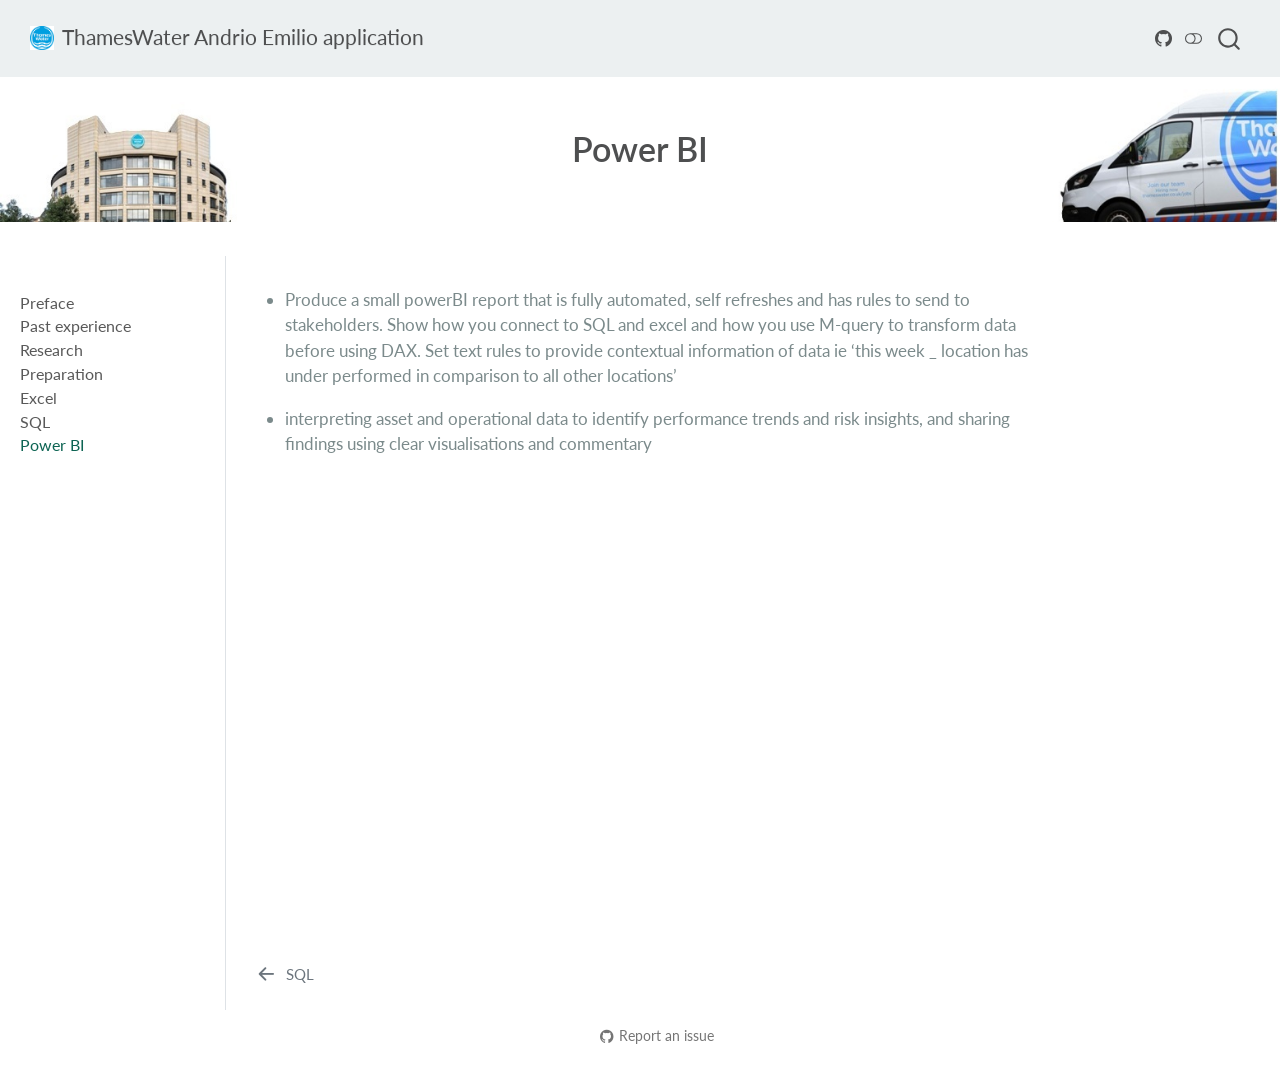
<file: docs/PowerBIStudy.html>
<!DOCTYPE html>
<html xmlns="http://www.w3.org/1999/xhtml" lang="en" xml:lang="en"><head>

<meta charset="utf-8">
<meta name="generator" content="quarto-1.4.551">

<meta name="viewport" content="width=device-width, initial-scale=1.0, user-scalable=yes">


<title>ThamesWater Andrio Emilio application - Power BI</title>
<style>
code{white-space: pre-wrap;}
span.smallcaps{font-variant: small-caps;}
div.columns{display: flex; gap: min(4vw, 1.5em);}
div.column{flex: auto; overflow-x: auto;}
div.hanging-indent{margin-left: 1.5em; text-indent: -1.5em;}
ul.task-list{list-style: none;}
ul.task-list li input[type="checkbox"] {
  width: 0.8em;
  margin: 0 0.8em 0.2em -1em; /* quarto-specific, see https://github.com/quarto-dev/quarto-cli/issues/4556 */ 
  vertical-align: middle;
}
</style>


<script src="site_libs/quarto-nav/quarto-nav.js"></script>
<script src="site_libs/quarto-nav/headroom.min.js"></script>
<script src="site_libs/clipboard/clipboard.min.js"></script>
<script src="site_libs/quarto-search/autocomplete.umd.js"></script>
<script src="site_libs/quarto-search/fuse.min.js"></script>
<script src="site_libs/quarto-search/quarto-search.js"></script>
<meta name="quarto:offset" content="./">
<link href="./SQLStudy.html" rel="prev">
<link href="./images/logo.png" rel="icon" type="image/png">
<script src="site_libs/quarto-html/quarto.js"></script>
<script src="site_libs/quarto-html/popper.min.js"></script>
<script src="site_libs/quarto-html/tippy.umd.min.js"></script>
<script src="site_libs/quarto-html/anchor.min.js"></script>
<link href="site_libs/quarto-html/tippy.css" rel="stylesheet">
<link href="site_libs/quarto-html/quarto-syntax-highlighting.css" rel="stylesheet" class="quarto-color-scheme" id="quarto-text-highlighting-styles">
<link href="site_libs/quarto-html/quarto-syntax-highlighting-dark.css" rel="prefetch" class="quarto-color-scheme quarto-color-alternate" id="quarto-text-highlighting-styles">
<script src="site_libs/bootstrap/bootstrap.min.js"></script>
<link href="site_libs/bootstrap/bootstrap-icons.css" rel="stylesheet">
<link href="site_libs/bootstrap/bootstrap.min.css" rel="stylesheet" class="quarto-color-scheme" id="quarto-bootstrap" data-mode="light">
<link href="site_libs/bootstrap/bootstrap-dark.min.css" rel="prefetch" class="quarto-color-scheme quarto-color-alternate" id="quarto-bootstrap" data-mode="dark">
<script id="quarto-search-options" type="application/json">{
  "location": "navbar",
  "copy-button": false,
  "collapse-after": 3,
  "panel-placement": "end",
  "type": "overlay",
  "limit": 50,
  "keyboard-shortcut": [
    "f",
    "/",
    "s"
  ],
  "show-item-context": false,
  "language": {
    "search-no-results-text": "No results",
    "search-matching-documents-text": "matching documents",
    "search-copy-link-title": "Copy link to search",
    "search-hide-matches-text": "Hide additional matches",
    "search-more-match-text": "more match in this document",
    "search-more-matches-text": "more matches in this document",
    "search-clear-button-title": "Clear",
    "search-text-placeholder": "",
    "search-detached-cancel-button-title": "Cancel",
    "search-submit-button-title": "Submit",
    "search-label": "Search"
  }
}</script>
<style>

      .quarto-title-block .quarto-title-banner {
        background-image: url(images/banner.jpg);
background-size: cover;
      }
</style>


<link rel="stylesheet" href="styles.css">
</head>

<body class="nav-sidebar docked nav-fixed">

<div id="quarto-search-results"></div>
  <header id="quarto-header" class="headroom fixed-top quarto-banner">
    <nav class="navbar navbar-expand-lg " data-bs-theme="dark">
      <div class="navbar-container container-fluid">
      <div class="navbar-brand-container mx-auto">
    <a href="./index.html" class="navbar-brand navbar-brand-logo">
    <img src="./images/logo.png" alt="" class="navbar-logo">
    </a>
    <a class="navbar-brand" href="./index.html">
    <span class="navbar-title">ThamesWater Andrio Emilio application</span>
    </a>
  </div>
            <div id="quarto-search" class="" title="Search"></div>
          <button class="navbar-toggler" type="button" data-bs-toggle="collapse" data-bs-target="#navbarCollapse" aria-controls="navbarCollapse" aria-expanded="false" aria-label="Toggle navigation" onclick="if (window.quartoToggleHeadroom) { window.quartoToggleHeadroom(); }">
  <span class="navbar-toggler-icon"></span>
</button>
          <div class="collapse navbar-collapse" id="navbarCollapse">
            <ul class="navbar-nav navbar-nav-scroll ms-auto">
</ul>
          </div> <!-- /navcollapse -->
          <div class="quarto-navbar-tools">
    <a href="https://github.com/andrioemilio/Interview_prep" title="Source Code" class="quarto-navigation-tool px-1" aria-label="Source Code"><i class="bi bi-github"></i></a>
  <a href="" class="quarto-color-scheme-toggle quarto-navigation-tool  px-1" onclick="window.quartoToggleColorScheme(); return false;" title="Toggle dark mode"><i class="bi"></i></a>
</div>
      </div> <!-- /container-fluid -->
    </nav>
  <nav class="quarto-secondary-nav">
    <div class="container-fluid d-flex">
      <button type="button" class="quarto-btn-toggle btn" data-bs-toggle="collapse" data-bs-target=".quarto-sidebar-collapse-item" aria-controls="quarto-sidebar" aria-expanded="false" aria-label="Toggle sidebar navigation" onclick="if (window.quartoToggleHeadroom) { window.quartoToggleHeadroom(); }">
        <i class="bi bi-layout-text-sidebar-reverse"></i>
      </button>
        <nav class="quarto-page-breadcrumbs" aria-label="breadcrumb"><ol class="breadcrumb"><li class="breadcrumb-item"><a href="./PowerBIStudy.html"><span class="chapter-title">Power BI</span></a></li></ol></nav>
        <a class="flex-grow-1" role="button" data-bs-toggle="collapse" data-bs-target=".quarto-sidebar-collapse-item" aria-controls="quarto-sidebar" aria-expanded="false" aria-label="Toggle sidebar navigation" onclick="if (window.quartoToggleHeadroom) { window.quartoToggleHeadroom(); }">      
        </a>
    </div>
  </nav>
</header>
<!-- content -->
<header id="title-block-header" class="quarto-title-block default page-columns page-full">
  <div class="quarto-title-banner page-columns page-full">
    <div class="quarto-title column-body">
      <h1 class="title"><span class="chapter-title">Power BI</span></h1>
                      </div>
  </div>
    
  
  <div class="quarto-title-meta">

      
    
      
    </div>
    
  
  </header><div id="quarto-content" class="quarto-container page-columns page-rows-contents page-layout-article page-navbar">
<!-- sidebar -->
  <nav id="quarto-sidebar" class="sidebar collapse collapse-horizontal quarto-sidebar-collapse-item sidebar-navigation docked overflow-auto">
    <div class="sidebar-menu-container"> 
    <ul class="list-unstyled mt-1">
        <li class="sidebar-item">
  <div class="sidebar-item-container"> 
  <a href="./index.html" class="sidebar-item-text sidebar-link">
 <span class="menu-text">Preface</span></a>
  </div>
</li>
        <li class="sidebar-item">
  <div class="sidebar-item-container"> 
  <a href="./intro.html" class="sidebar-item-text sidebar-link"><span class="chapter-title">Past experience</span></a>
  </div>
</li>
        <li class="sidebar-item">
  <div class="sidebar-item-container"> 
  <a href="./summary.html" class="sidebar-item-text sidebar-link"><span class="chapter-title">Research</span></a>
  </div>
</li>
        <li class="sidebar-item">
  <div class="sidebar-item-container"> 
  <a href="./prep.html" class="sidebar-item-text sidebar-link"><span class="chapter-title">Preparation</span></a>
  </div>
</li>
        <li class="sidebar-item">
  <div class="sidebar-item-container"> 
  <a href="./ExcelStudy.html" class="sidebar-item-text sidebar-link"><span class="chapter-title">Excel</span></a>
  </div>
</li>
        <li class="sidebar-item">
  <div class="sidebar-item-container"> 
  <a href="./SQLStudy.html" class="sidebar-item-text sidebar-link"><span class="chapter-title">SQL</span></a>
  </div>
</li>
        <li class="sidebar-item">
  <div class="sidebar-item-container"> 
  <a href="./PowerBIStudy.html" class="sidebar-item-text sidebar-link active"><span class="chapter-title">Power BI</span></a>
  </div>
</li>
    </ul>
    </div>
</nav>
<div id="quarto-sidebar-glass" class="quarto-sidebar-collapse-item" data-bs-toggle="collapse" data-bs-target=".quarto-sidebar-collapse-item"></div>
<!-- margin-sidebar -->
    <div id="quarto-margin-sidebar" class="sidebar margin-sidebar">
        
    </div>
<!-- main -->
<main class="content quarto-banner-title-block" id="quarto-document-content">





<ul>
<li><p>Produce a small powerBI report that is fully automated, self refreshes and has rules to send to stakeholders. Show how you connect to SQL and excel and how you use M-query to transform data before using DAX. Set text rules to provide contextual information of data ie ‘this week _ location has under performed in comparison to all other locations’</p></li>
<li><p>interpreting asset and operational data to identify performance trends and risk insights, and sharing findings using clear visualisations and commentary</p></li>
</ul>



</main> <!-- /main -->
<script id="quarto-html-after-body" type="application/javascript">
window.document.addEventListener("DOMContentLoaded", function (event) {
  const toggleBodyColorMode = (bsSheetEl) => {
    const mode = bsSheetEl.getAttribute("data-mode");
    const bodyEl = window.document.querySelector("body");
    if (mode === "dark") {
      bodyEl.classList.add("quarto-dark");
      bodyEl.classList.remove("quarto-light");
    } else {
      bodyEl.classList.add("quarto-light");
      bodyEl.classList.remove("quarto-dark");
    }
  }
  const toggleBodyColorPrimary = () => {
    const bsSheetEl = window.document.querySelector("link#quarto-bootstrap");
    if (bsSheetEl) {
      toggleBodyColorMode(bsSheetEl);
    }
  }
  toggleBodyColorPrimary();  
  const disableStylesheet = (stylesheets) => {
    for (let i=0; i < stylesheets.length; i++) {
      const stylesheet = stylesheets[i];
      stylesheet.rel = 'prefetch';
    }
  }
  const enableStylesheet = (stylesheets) => {
    for (let i=0; i < stylesheets.length; i++) {
      const stylesheet = stylesheets[i];
      stylesheet.rel = 'stylesheet';
    }
  }
  const manageTransitions = (selector, allowTransitions) => {
    const els = window.document.querySelectorAll(selector);
    for (let i=0; i < els.length; i++) {
      const el = els[i];
      if (allowTransitions) {
        el.classList.remove('notransition');
      } else {
        el.classList.add('notransition');
      }
    }
  }
  const toggleGiscusIfUsed = (isAlternate, darkModeDefault) => {
    const baseTheme = document.querySelector('#giscus-base-theme')?.value ?? 'light';
    const alternateTheme = document.querySelector('#giscus-alt-theme')?.value ?? 'dark';
    let newTheme = '';
    if(darkModeDefault) {
      newTheme = isAlternate ? baseTheme : alternateTheme;
    } else {
      newTheme = isAlternate ? alternateTheme : baseTheme;
    }
    const changeGiscusTheme = () => {
      // From: https://github.com/giscus/giscus/issues/336
      const sendMessage = (message) => {
        const iframe = document.querySelector('iframe.giscus-frame');
        if (!iframe) return;
        iframe.contentWindow.postMessage({ giscus: message }, 'https://giscus.app');
      }
      sendMessage({
        setConfig: {
          theme: newTheme
        }
      });
    }
    const isGiscussLoaded = window.document.querySelector('iframe.giscus-frame') !== null;
    if (isGiscussLoaded) {
      changeGiscusTheme();
    }
  }
  const toggleColorMode = (alternate) => {
    // Switch the stylesheets
    const alternateStylesheets = window.document.querySelectorAll('link.quarto-color-scheme.quarto-color-alternate');
    manageTransitions('#quarto-margin-sidebar .nav-link', false);
    if (alternate) {
      enableStylesheet(alternateStylesheets);
      for (const sheetNode of alternateStylesheets) {
        if (sheetNode.id === "quarto-bootstrap") {
          toggleBodyColorMode(sheetNode);
        }
      }
    } else {
      disableStylesheet(alternateStylesheets);
      toggleBodyColorPrimary();
    }
    manageTransitions('#quarto-margin-sidebar .nav-link', true);
    // Switch the toggles
    const toggles = window.document.querySelectorAll('.quarto-color-scheme-toggle');
    for (let i=0; i < toggles.length; i++) {
      const toggle = toggles[i];
      if (toggle) {
        if (alternate) {
          toggle.classList.add("alternate");     
        } else {
          toggle.classList.remove("alternate");
        }
      }
    }
    // Hack to workaround the fact that safari doesn't
    // properly recolor the scrollbar when toggling (#1455)
    if (navigator.userAgent.indexOf('Safari') > 0 && navigator.userAgent.indexOf('Chrome') == -1) {
      manageTransitions("body", false);
      window.scrollTo(0, 1);
      setTimeout(() => {
        window.scrollTo(0, 0);
        manageTransitions("body", true);
      }, 40);  
    }
  }
  const isFileUrl = () => { 
    return window.location.protocol === 'file:';
  }
  const hasAlternateSentinel = () => {  
    let styleSentinel = getColorSchemeSentinel();
    if (styleSentinel !== null) {
      return styleSentinel === "alternate";
    } else {
      return false;
    }
  }
  const setStyleSentinel = (alternate) => {
    const value = alternate ? "alternate" : "default";
    if (!isFileUrl()) {
      window.localStorage.setItem("quarto-color-scheme", value);
    } else {
      localAlternateSentinel = value;
    }
  }
  const getColorSchemeSentinel = () => {
    if (!isFileUrl()) {
      const storageValue = window.localStorage.getItem("quarto-color-scheme");
      return storageValue != null ? storageValue : localAlternateSentinel;
    } else {
      return localAlternateSentinel;
    }
  }
  const darkModeDefault = false;
  let localAlternateSentinel = darkModeDefault ? 'alternate' : 'default';
  // Dark / light mode switch
  window.quartoToggleColorScheme = () => {
    // Read the current dark / light value 
    let toAlternate = !hasAlternateSentinel();
    toggleColorMode(toAlternate);
    setStyleSentinel(toAlternate);
    toggleGiscusIfUsed(toAlternate, darkModeDefault);
  };
  // Ensure there is a toggle, if there isn't float one in the top right
  if (window.document.querySelector('.quarto-color-scheme-toggle') === null) {
    const a = window.document.createElement('a');
    a.classList.add('top-right');
    a.classList.add('quarto-color-scheme-toggle');
    a.href = "";
    a.onclick = function() { try { window.quartoToggleColorScheme(); } catch {} return false; };
    const i = window.document.createElement("i");
    i.classList.add('bi');
    a.appendChild(i);
    window.document.body.appendChild(a);
  }
  // Switch to dark mode if need be
  if (hasAlternateSentinel()) {
    toggleColorMode(true);
  } else {
    toggleColorMode(false);
  }
  const icon = "";
  const anchorJS = new window.AnchorJS();
  anchorJS.options = {
    placement: 'right',
    icon: icon
  };
  anchorJS.add('.anchored');
  const isCodeAnnotation = (el) => {
    for (const clz of el.classList) {
      if (clz.startsWith('code-annotation-')) {                     
        return true;
      }
    }
    return false;
  }
  const clipboard = new window.ClipboardJS('.code-copy-button', {
    text: function(trigger) {
      const codeEl = trigger.previousElementSibling.cloneNode(true);
      for (const childEl of codeEl.children) {
        if (isCodeAnnotation(childEl)) {
          childEl.remove();
        }
      }
      return codeEl.innerText;
    }
  });
  clipboard.on('success', function(e) {
    // button target
    const button = e.trigger;
    // don't keep focus
    button.blur();
    // flash "checked"
    button.classList.add('code-copy-button-checked');
    var currentTitle = button.getAttribute("title");
    button.setAttribute("title", "Copied!");
    let tooltip;
    if (window.bootstrap) {
      button.setAttribute("data-bs-toggle", "tooltip");
      button.setAttribute("data-bs-placement", "left");
      button.setAttribute("data-bs-title", "Copied!");
      tooltip = new bootstrap.Tooltip(button, 
        { trigger: "manual", 
          customClass: "code-copy-button-tooltip",
          offset: [0, -8]});
      tooltip.show();    
    }
    setTimeout(function() {
      if (tooltip) {
        tooltip.hide();
        button.removeAttribute("data-bs-title");
        button.removeAttribute("data-bs-toggle");
        button.removeAttribute("data-bs-placement");
      }
      button.setAttribute("title", currentTitle);
      button.classList.remove('code-copy-button-checked');
    }, 1000);
    // clear code selection
    e.clearSelection();
  });
    var localhostRegex = new RegExp(/^(?:http|https):\/\/localhost\:?[0-9]*\//);
    var mailtoRegex = new RegExp(/^mailto:/);
      var filterRegex = new RegExp('/' + window.location.host + '/');
    var isInternal = (href) => {
        return filterRegex.test(href) || localhostRegex.test(href) || mailtoRegex.test(href);
    }
    // Inspect non-navigation links and adorn them if external
 	var links = window.document.querySelectorAll('a[href]:not(.nav-link):not(.navbar-brand):not(.toc-action):not(.sidebar-link):not(.sidebar-item-toggle):not(.pagination-link):not(.no-external):not([aria-hidden]):not(.dropdown-item):not(.quarto-navigation-tool)');
    for (var i=0; i<links.length; i++) {
      const link = links[i];
      if (!isInternal(link.href)) {
        // undo the damage that might have been done by quarto-nav.js in the case of
        // links that we want to consider external
        if (link.dataset.originalHref !== undefined) {
          link.href = link.dataset.originalHref;
        }
      }
    }
  function tippyHover(el, contentFn, onTriggerFn, onUntriggerFn) {
    const config = {
      allowHTML: true,
      maxWidth: 500,
      delay: 100,
      arrow: false,
      appendTo: function(el) {
          return el.parentElement;
      },
      interactive: true,
      interactiveBorder: 10,
      theme: 'quarto',
      placement: 'bottom-start',
    };
    if (contentFn) {
      config.content = contentFn;
    }
    if (onTriggerFn) {
      config.onTrigger = onTriggerFn;
    }
    if (onUntriggerFn) {
      config.onUntrigger = onUntriggerFn;
    }
    window.tippy(el, config); 
  }
  const noterefs = window.document.querySelectorAll('a[role="doc-noteref"]');
  for (var i=0; i<noterefs.length; i++) {
    const ref = noterefs[i];
    tippyHover(ref, function() {
      // use id or data attribute instead here
      let href = ref.getAttribute('data-footnote-href') || ref.getAttribute('href');
      try { href = new URL(href).hash; } catch {}
      const id = href.replace(/^#\/?/, "");
      const note = window.document.getElementById(id);
      if (note) {
        return note.innerHTML;
      } else {
        return "";
      }
    });
  }
  const xrefs = window.document.querySelectorAll('a.quarto-xref');
  const processXRef = (id, note) => {
    // Strip column container classes
    const stripColumnClz = (el) => {
      el.classList.remove("page-full", "page-columns");
      if (el.children) {
        for (const child of el.children) {
          stripColumnClz(child);
        }
      }
    }
    stripColumnClz(note)
    if (id === null || id.startsWith('sec-')) {
      // Special case sections, only their first couple elements
      const container = document.createElement("div");
      if (note.children && note.children.length > 2) {
        container.appendChild(note.children[0].cloneNode(true));
        for (let i = 1; i < note.children.length; i++) {
          const child = note.children[i];
          if (child.tagName === "P" && child.innerText === "") {
            continue;
          } else {
            container.appendChild(child.cloneNode(true));
            break;
          }
        }
        if (window.Quarto?.typesetMath) {
          window.Quarto.typesetMath(container);
        }
        return container.innerHTML
      } else {
        if (window.Quarto?.typesetMath) {
          window.Quarto.typesetMath(note);
        }
        return note.innerHTML;
      }
    } else {
      // Remove any anchor links if they are present
      const anchorLink = note.querySelector('a.anchorjs-link');
      if (anchorLink) {
        anchorLink.remove();
      }
      if (window.Quarto?.typesetMath) {
        window.Quarto.typesetMath(note);
      }
      // TODO in 1.5, we should make sure this works without a callout special case
      if (note.classList.contains("callout")) {
        return note.outerHTML;
      } else {
        return note.innerHTML;
      }
    }
  }
  for (var i=0; i<xrefs.length; i++) {
    const xref = xrefs[i];
    tippyHover(xref, undefined, function(instance) {
      instance.disable();
      let url = xref.getAttribute('href');
      let hash = undefined; 
      if (url.startsWith('#')) {
        hash = url;
      } else {
        try { hash = new URL(url).hash; } catch {}
      }
      if (hash) {
        const id = hash.replace(/^#\/?/, "");
        const note = window.document.getElementById(id);
        if (note !== null) {
          try {
            const html = processXRef(id, note.cloneNode(true));
            instance.setContent(html);
          } finally {
            instance.enable();
            instance.show();
          }
        } else {
          // See if we can fetch this
          fetch(url.split('#')[0])
          .then(res => res.text())
          .then(html => {
            const parser = new DOMParser();
            const htmlDoc = parser.parseFromString(html, "text/html");
            const note = htmlDoc.getElementById(id);
            if (note !== null) {
              const html = processXRef(id, note);
              instance.setContent(html);
            } 
          }).finally(() => {
            instance.enable();
            instance.show();
          });
        }
      } else {
        // See if we can fetch a full url (with no hash to target)
        // This is a special case and we should probably do some content thinning / targeting
        fetch(url)
        .then(res => res.text())
        .then(html => {
          const parser = new DOMParser();
          const htmlDoc = parser.parseFromString(html, "text/html");
          const note = htmlDoc.querySelector('main.content');
          if (note !== null) {
            // This should only happen for chapter cross references
            // (since there is no id in the URL)
            // remove the first header
            if (note.children.length > 0 && note.children[0].tagName === "HEADER") {
              note.children[0].remove();
            }
            const html = processXRef(null, note);
            instance.setContent(html);
          } 
        }).finally(() => {
          instance.enable();
          instance.show();
        });
      }
    }, function(instance) {
    });
  }
      let selectedAnnoteEl;
      const selectorForAnnotation = ( cell, annotation) => {
        let cellAttr = 'data-code-cell="' + cell + '"';
        let lineAttr = 'data-code-annotation="' +  annotation + '"';
        const selector = 'span[' + cellAttr + '][' + lineAttr + ']';
        return selector;
      }
      const selectCodeLines = (annoteEl) => {
        const doc = window.document;
        const targetCell = annoteEl.getAttribute("data-target-cell");
        const targetAnnotation = annoteEl.getAttribute("data-target-annotation");
        const annoteSpan = window.document.querySelector(selectorForAnnotation(targetCell, targetAnnotation));
        const lines = annoteSpan.getAttribute("data-code-lines").split(",");
        const lineIds = lines.map((line) => {
          return targetCell + "-" + line;
        })
        let top = null;
        let height = null;
        let parent = null;
        if (lineIds.length > 0) {
            //compute the position of the single el (top and bottom and make a div)
            const el = window.document.getElementById(lineIds[0]);
            top = el.offsetTop;
            height = el.offsetHeight;
            parent = el.parentElement.parentElement;
          if (lineIds.length > 1) {
            const lastEl = window.document.getElementById(lineIds[lineIds.length - 1]);
            const bottom = lastEl.offsetTop + lastEl.offsetHeight;
            height = bottom - top;
          }
          if (top !== null && height !== null && parent !== null) {
            // cook up a div (if necessary) and position it 
            let div = window.document.getElementById("code-annotation-line-highlight");
            if (div === null) {
              div = window.document.createElement("div");
              div.setAttribute("id", "code-annotation-line-highlight");
              div.style.position = 'absolute';
              parent.appendChild(div);
            }
            div.style.top = top - 2 + "px";
            div.style.height = height + 4 + "px";
            div.style.left = 0;
            let gutterDiv = window.document.getElementById("code-annotation-line-highlight-gutter");
            if (gutterDiv === null) {
              gutterDiv = window.document.createElement("div");
              gutterDiv.setAttribute("id", "code-annotation-line-highlight-gutter");
              gutterDiv.style.position = 'absolute';
              const codeCell = window.document.getElementById(targetCell);
              const gutter = codeCell.querySelector('.code-annotation-gutter');
              gutter.appendChild(gutterDiv);
            }
            gutterDiv.style.top = top - 2 + "px";
            gutterDiv.style.height = height + 4 + "px";
          }
          selectedAnnoteEl = annoteEl;
        }
      };
      const unselectCodeLines = () => {
        const elementsIds = ["code-annotation-line-highlight", "code-annotation-line-highlight-gutter"];
        elementsIds.forEach((elId) => {
          const div = window.document.getElementById(elId);
          if (div) {
            div.remove();
          }
        });
        selectedAnnoteEl = undefined;
      };
        // Handle positioning of the toggle
    window.addEventListener(
      "resize",
      throttle(() => {
        elRect = undefined;
        if (selectedAnnoteEl) {
          selectCodeLines(selectedAnnoteEl);
        }
      }, 10)
    );
    function throttle(fn, ms) {
    let throttle = false;
    let timer;
      return (...args) => {
        if(!throttle) { // first call gets through
            fn.apply(this, args);
            throttle = true;
        } else { // all the others get throttled
            if(timer) clearTimeout(timer); // cancel #2
            timer = setTimeout(() => {
              fn.apply(this, args);
              timer = throttle = false;
            }, ms);
        }
      };
    }
      // Attach click handler to the DT
      const annoteDls = window.document.querySelectorAll('dt[data-target-cell]');
      for (const annoteDlNode of annoteDls) {
        annoteDlNode.addEventListener('click', (event) => {
          const clickedEl = event.target;
          if (clickedEl !== selectedAnnoteEl) {
            unselectCodeLines();
            const activeEl = window.document.querySelector('dt[data-target-cell].code-annotation-active');
            if (activeEl) {
              activeEl.classList.remove('code-annotation-active');
            }
            selectCodeLines(clickedEl);
            clickedEl.classList.add('code-annotation-active');
          } else {
            // Unselect the line
            unselectCodeLines();
            clickedEl.classList.remove('code-annotation-active');
          }
        });
      }
  const findCites = (el) => {
    const parentEl = el.parentElement;
    if (parentEl) {
      const cites = parentEl.dataset.cites;
      if (cites) {
        return {
          el,
          cites: cites.split(' ')
        };
      } else {
        return findCites(el.parentElement)
      }
    } else {
      return undefined;
    }
  };
  var bibliorefs = window.document.querySelectorAll('a[role="doc-biblioref"]');
  for (var i=0; i<bibliorefs.length; i++) {
    const ref = bibliorefs[i];
    const citeInfo = findCites(ref);
    if (citeInfo) {
      tippyHover(citeInfo.el, function() {
        var popup = window.document.createElement('div');
        citeInfo.cites.forEach(function(cite) {
          var citeDiv = window.document.createElement('div');
          citeDiv.classList.add('hanging-indent');
          citeDiv.classList.add('csl-entry');
          var biblioDiv = window.document.getElementById('ref-' + cite);
          if (biblioDiv) {
            citeDiv.innerHTML = biblioDiv.innerHTML;
          }
          popup.appendChild(citeDiv);
        });
        return popup.innerHTML;
      });
    }
  }
});
</script>
<nav class="page-navigation">
  <div class="nav-page nav-page-previous">
      <a href="./SQLStudy.html" class="pagination-link" aria-label="SQL">
        <i class="bi bi-arrow-left-short"></i> <span class="nav-page-text"><span class="chapter-title">SQL</span></span>
      </a>          
  </div>
  <div class="nav-page nav-page-next">
  </div>
</nav>
</div> <!-- /content -->




<footer class="footer"><div class="nav-footer"><div class="nav-footer-center"><div class="toc-actions"><ul><li><a href="https://github.com/andrioemilio/Interview_prep/issues/new" class="toc-action"><i class="bi bi-github"></i>Report an issue</a></li></ul></div></div></div></footer></body></html>
</file>
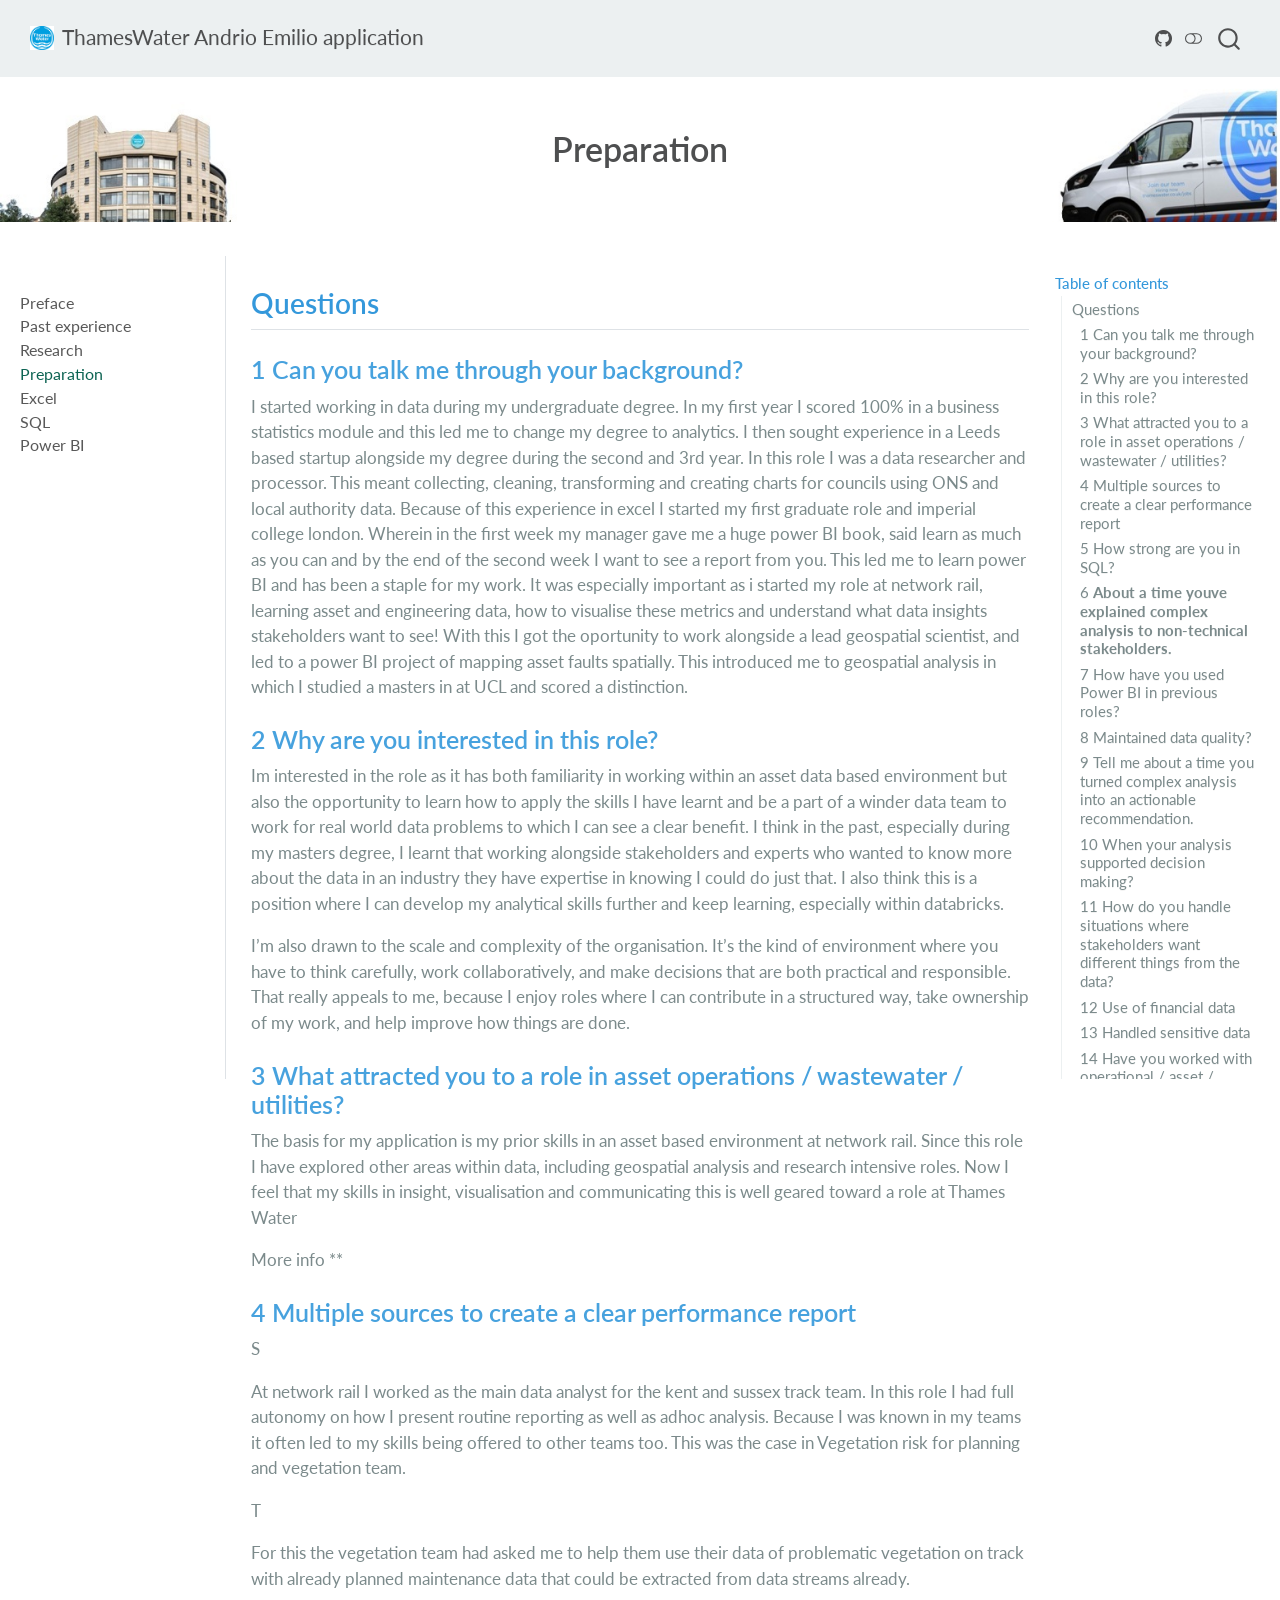
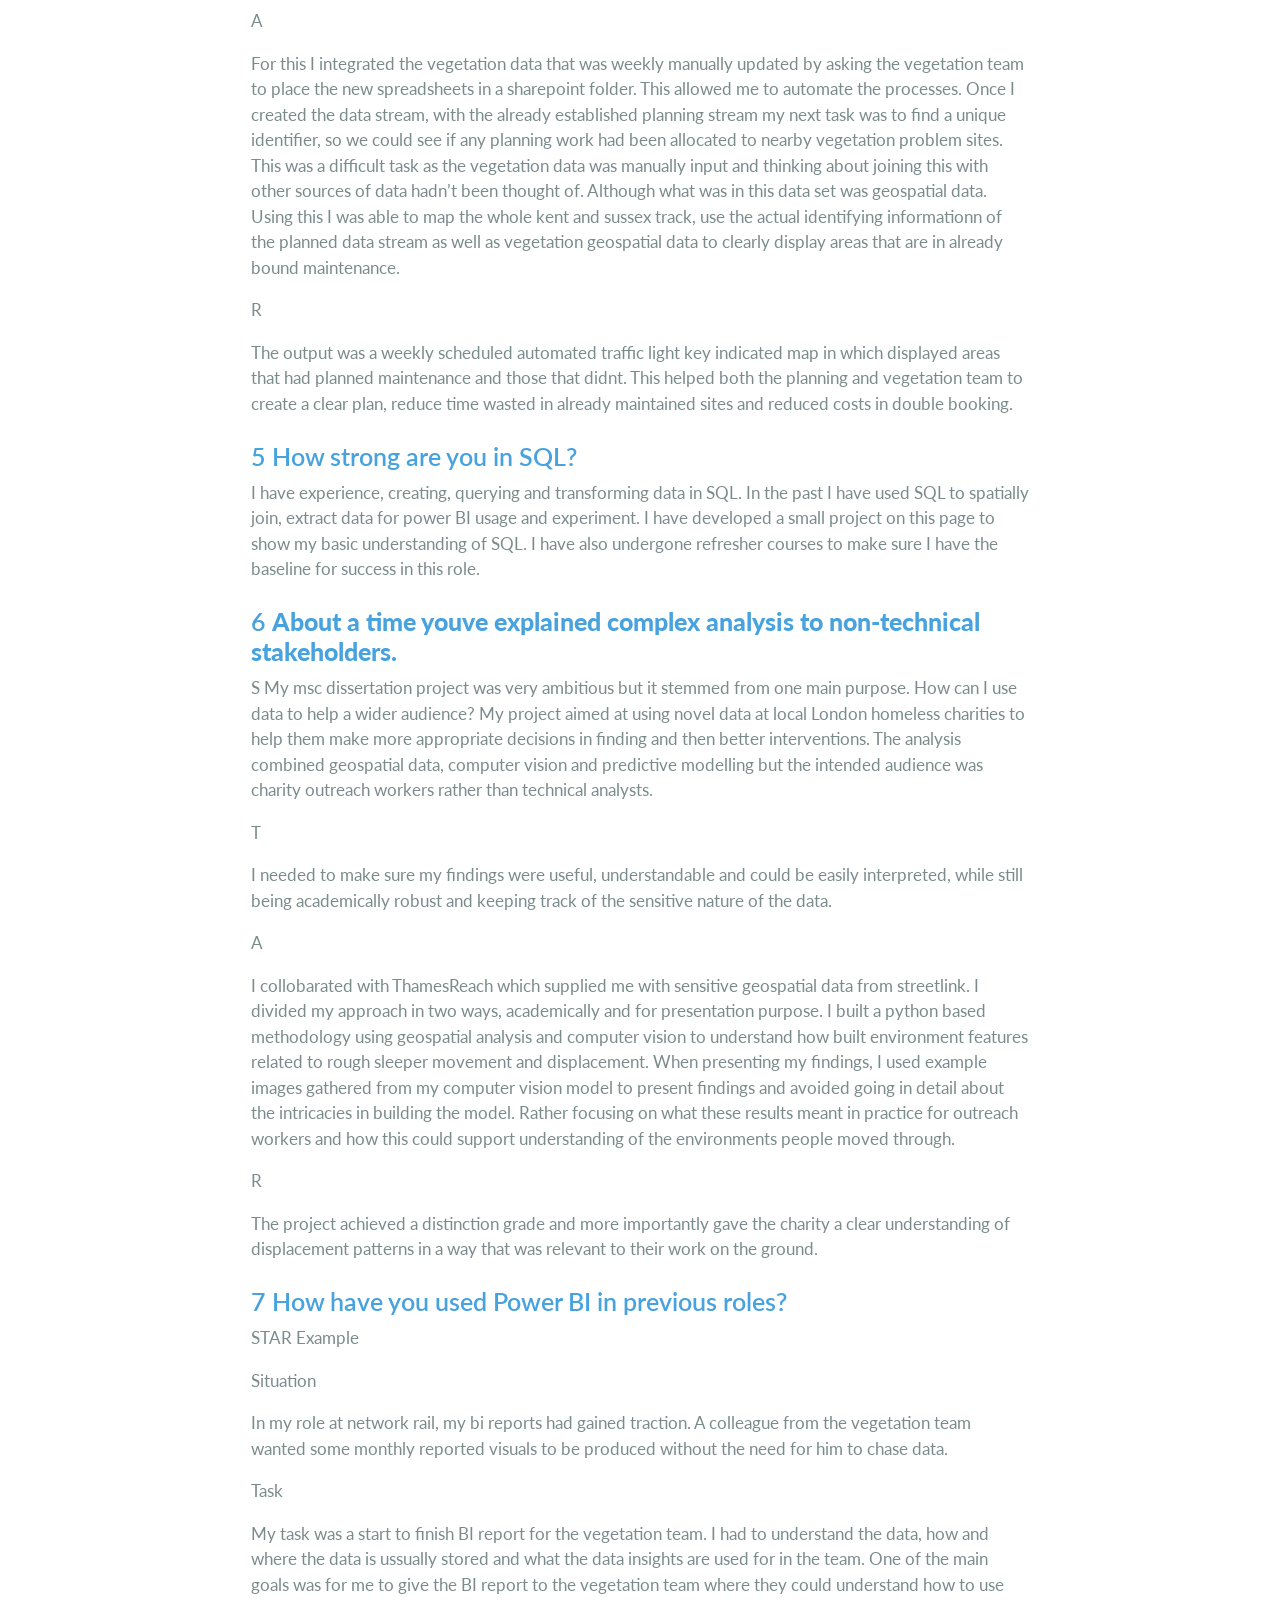
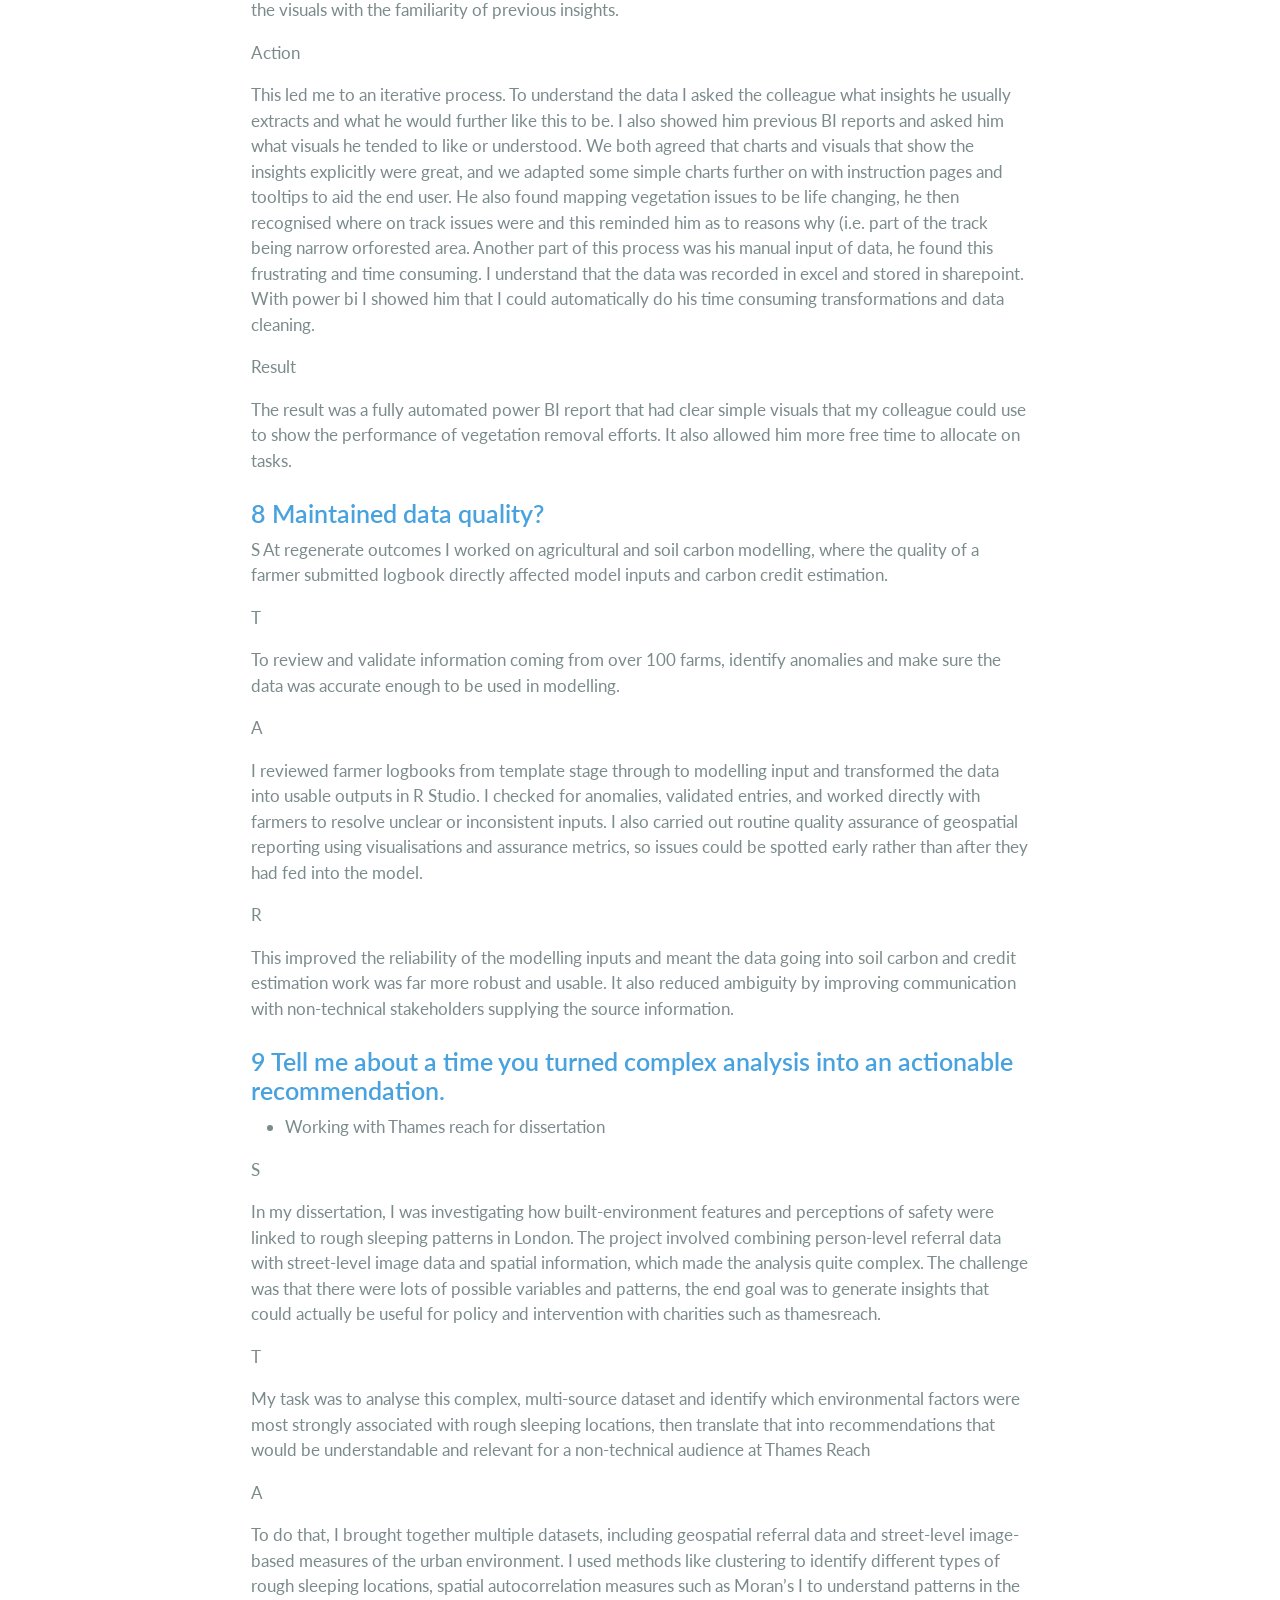
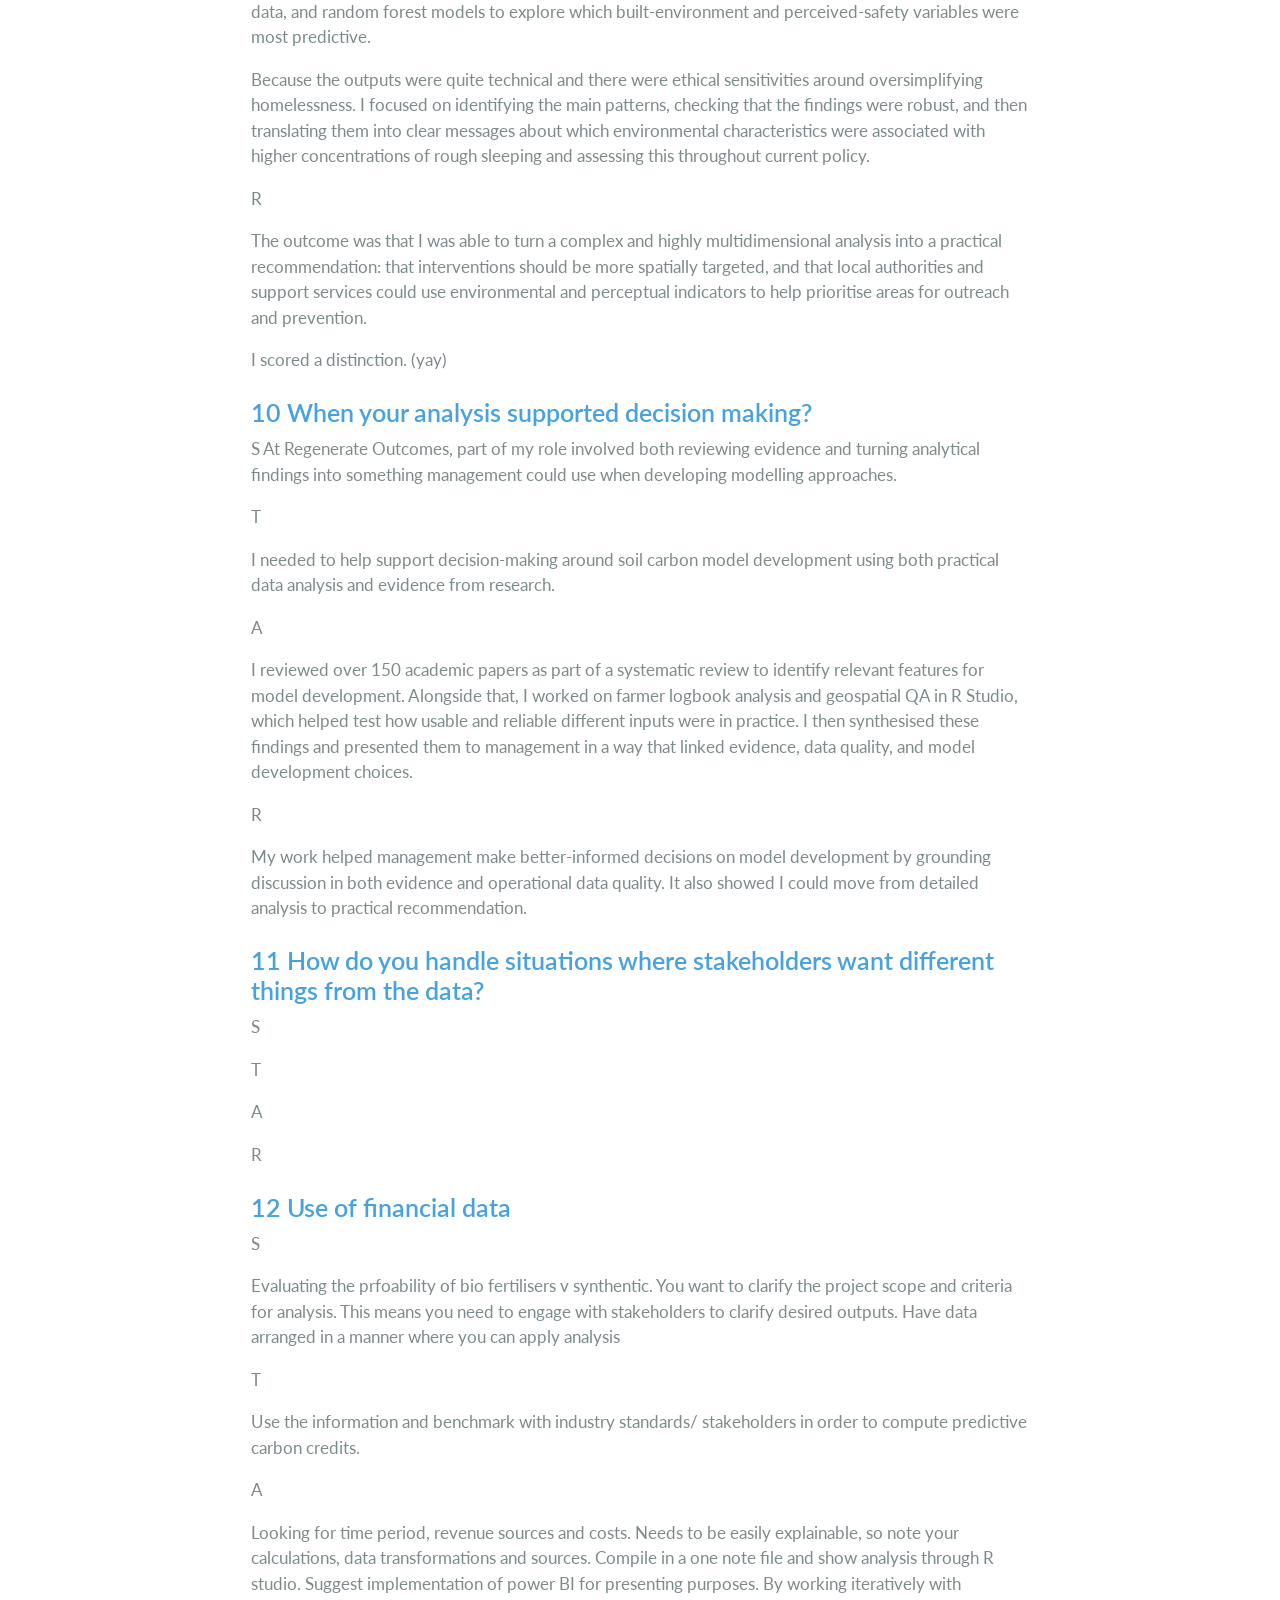
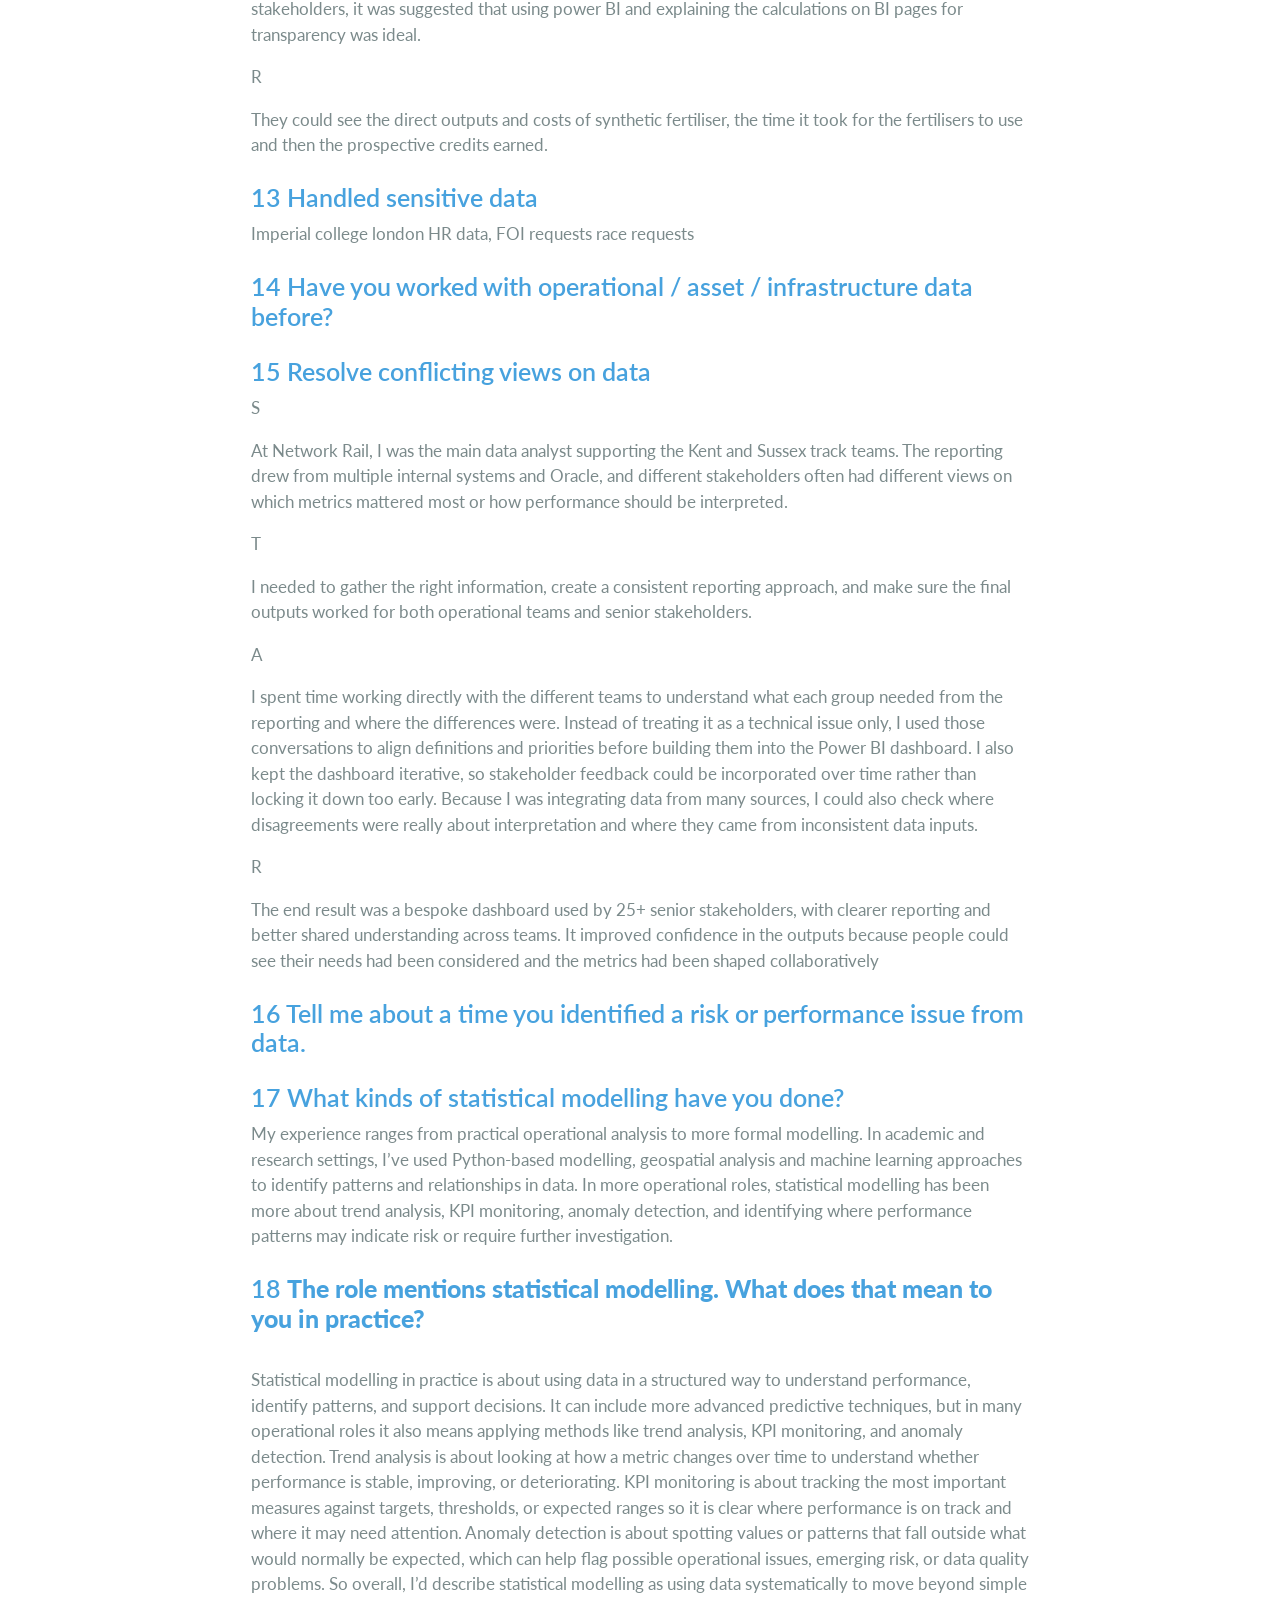
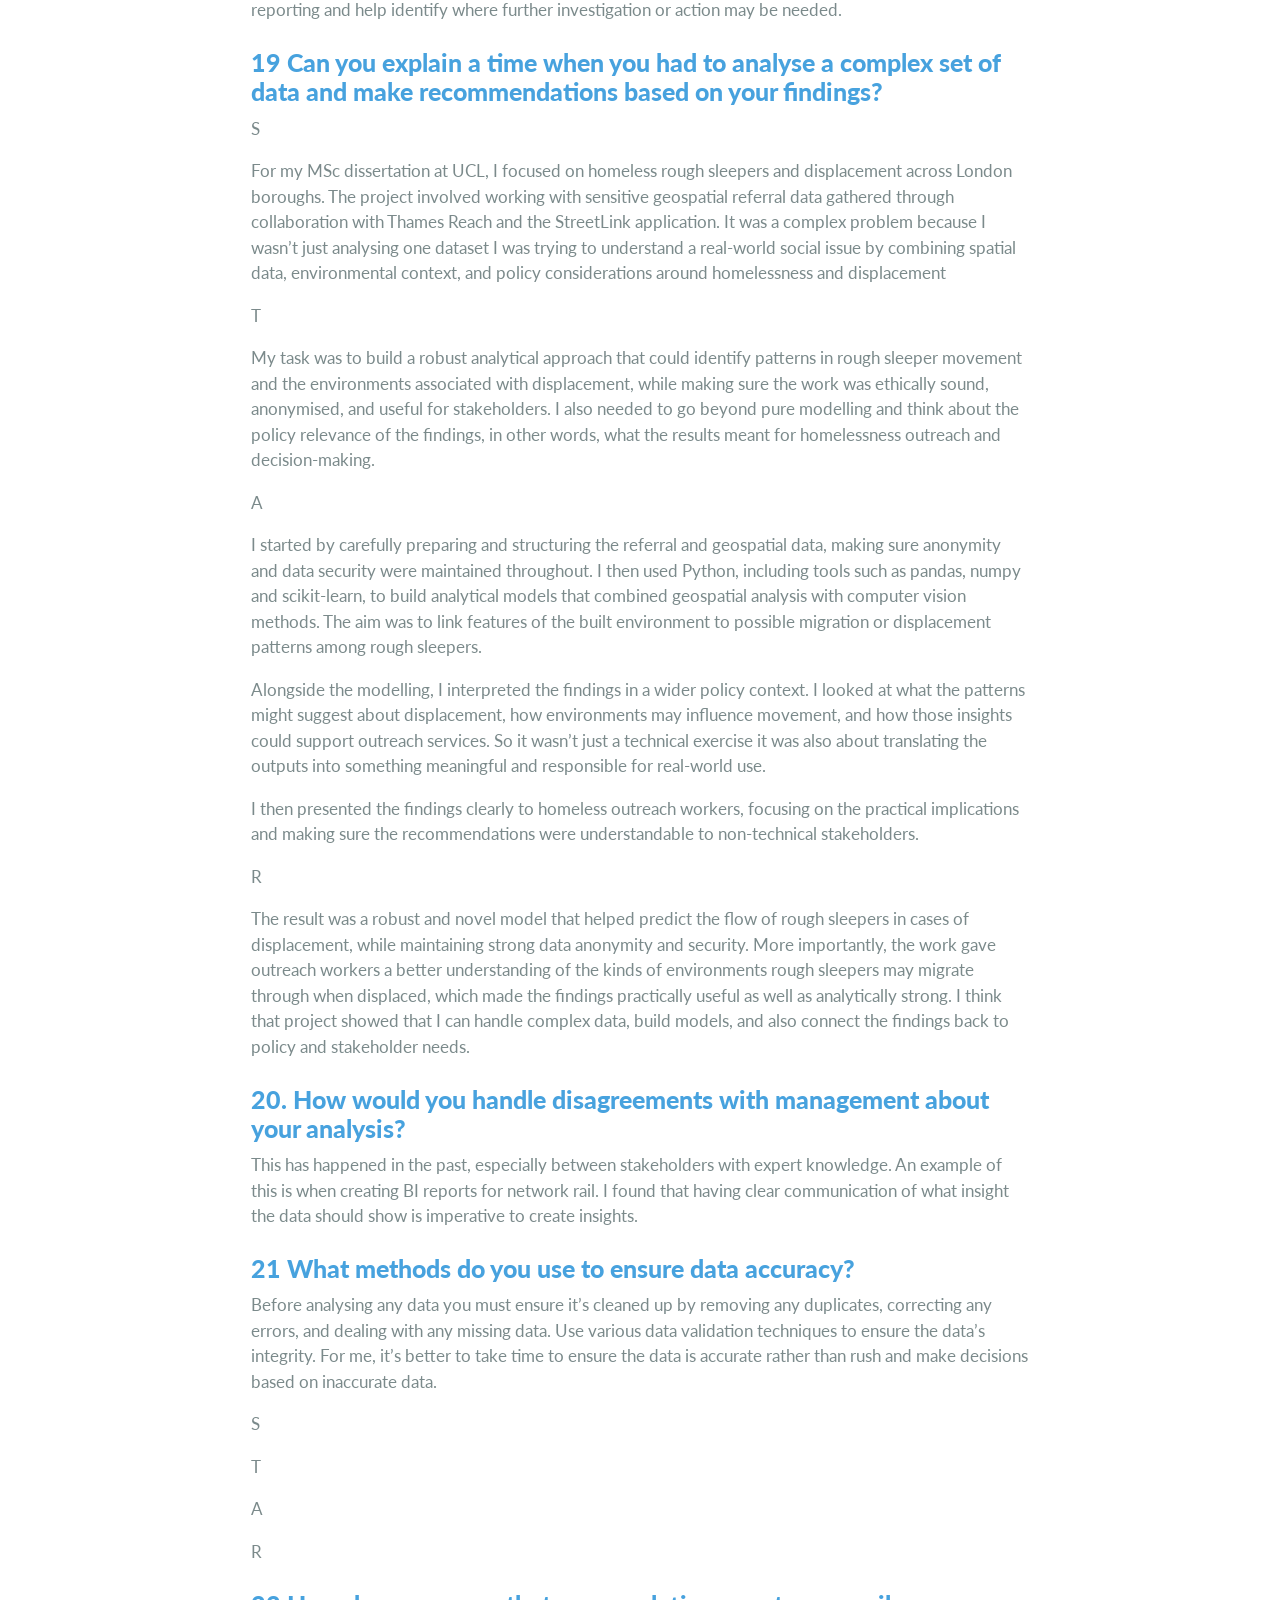
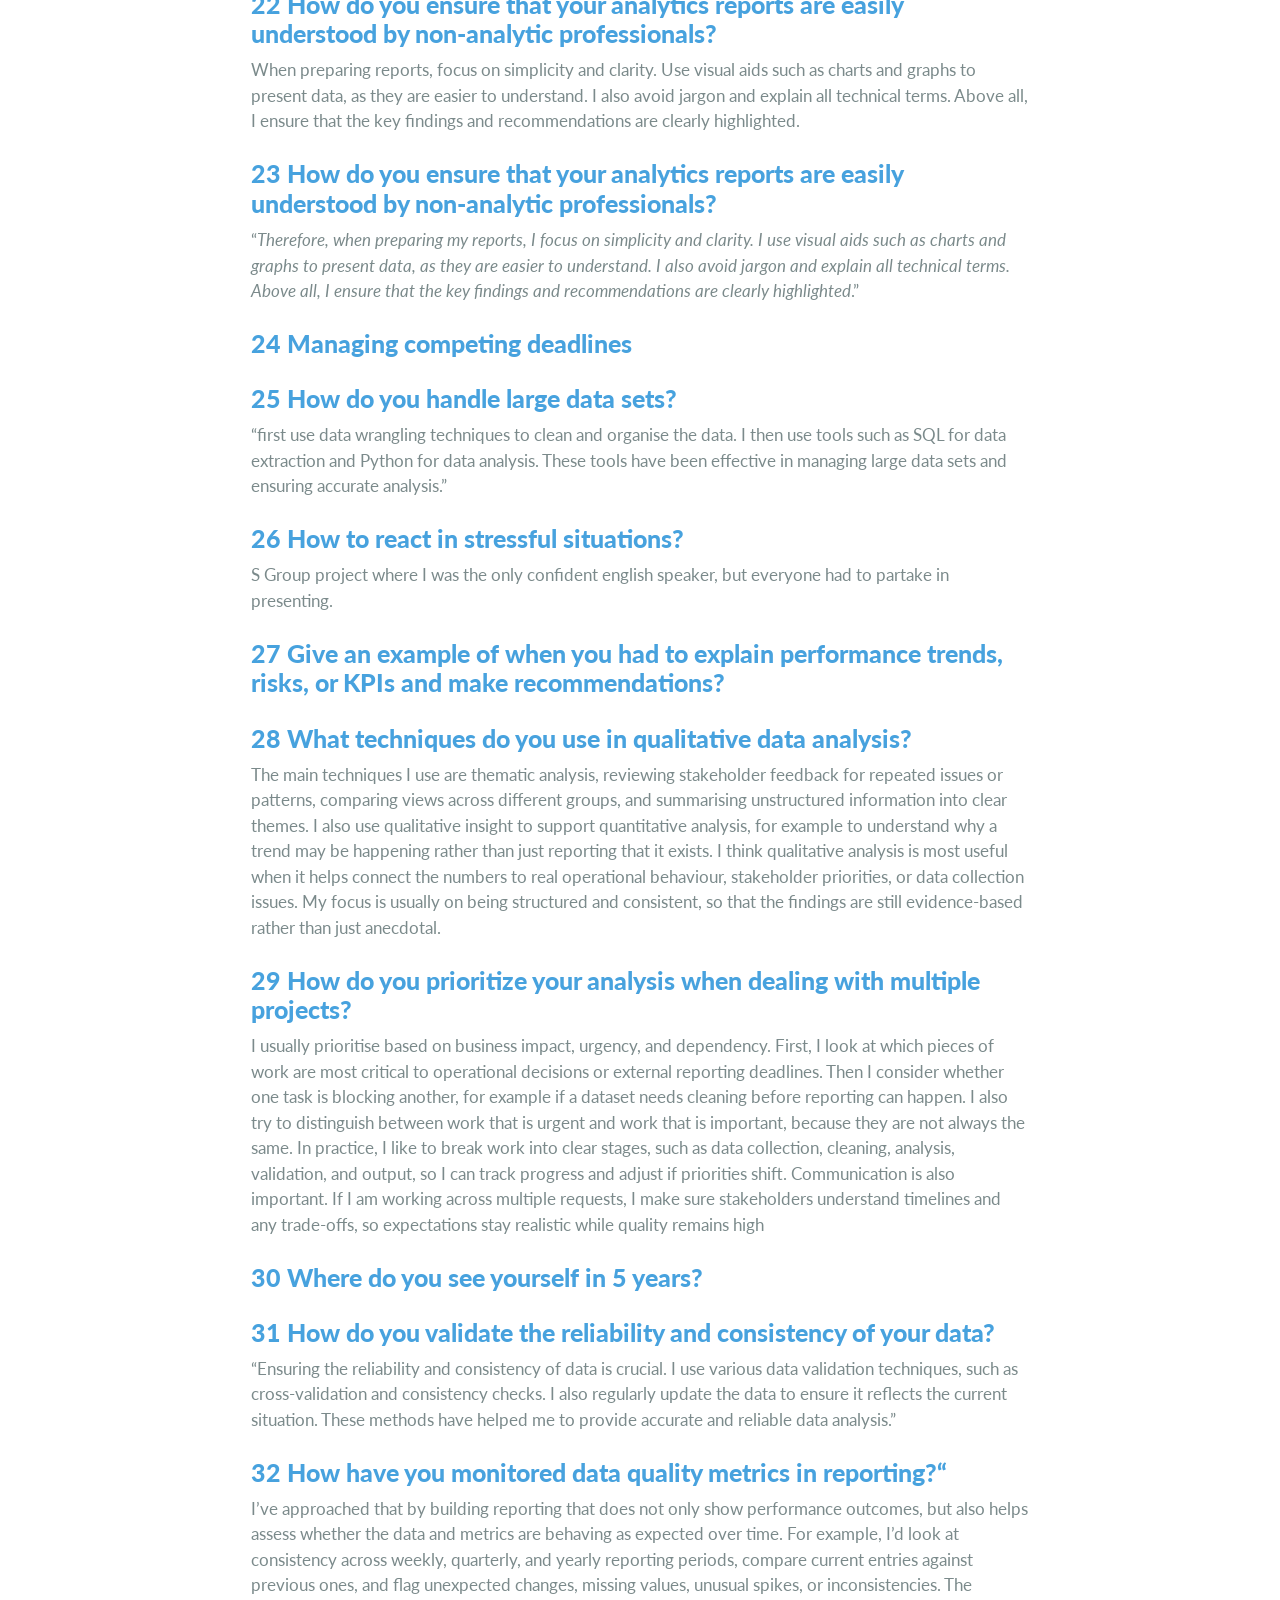
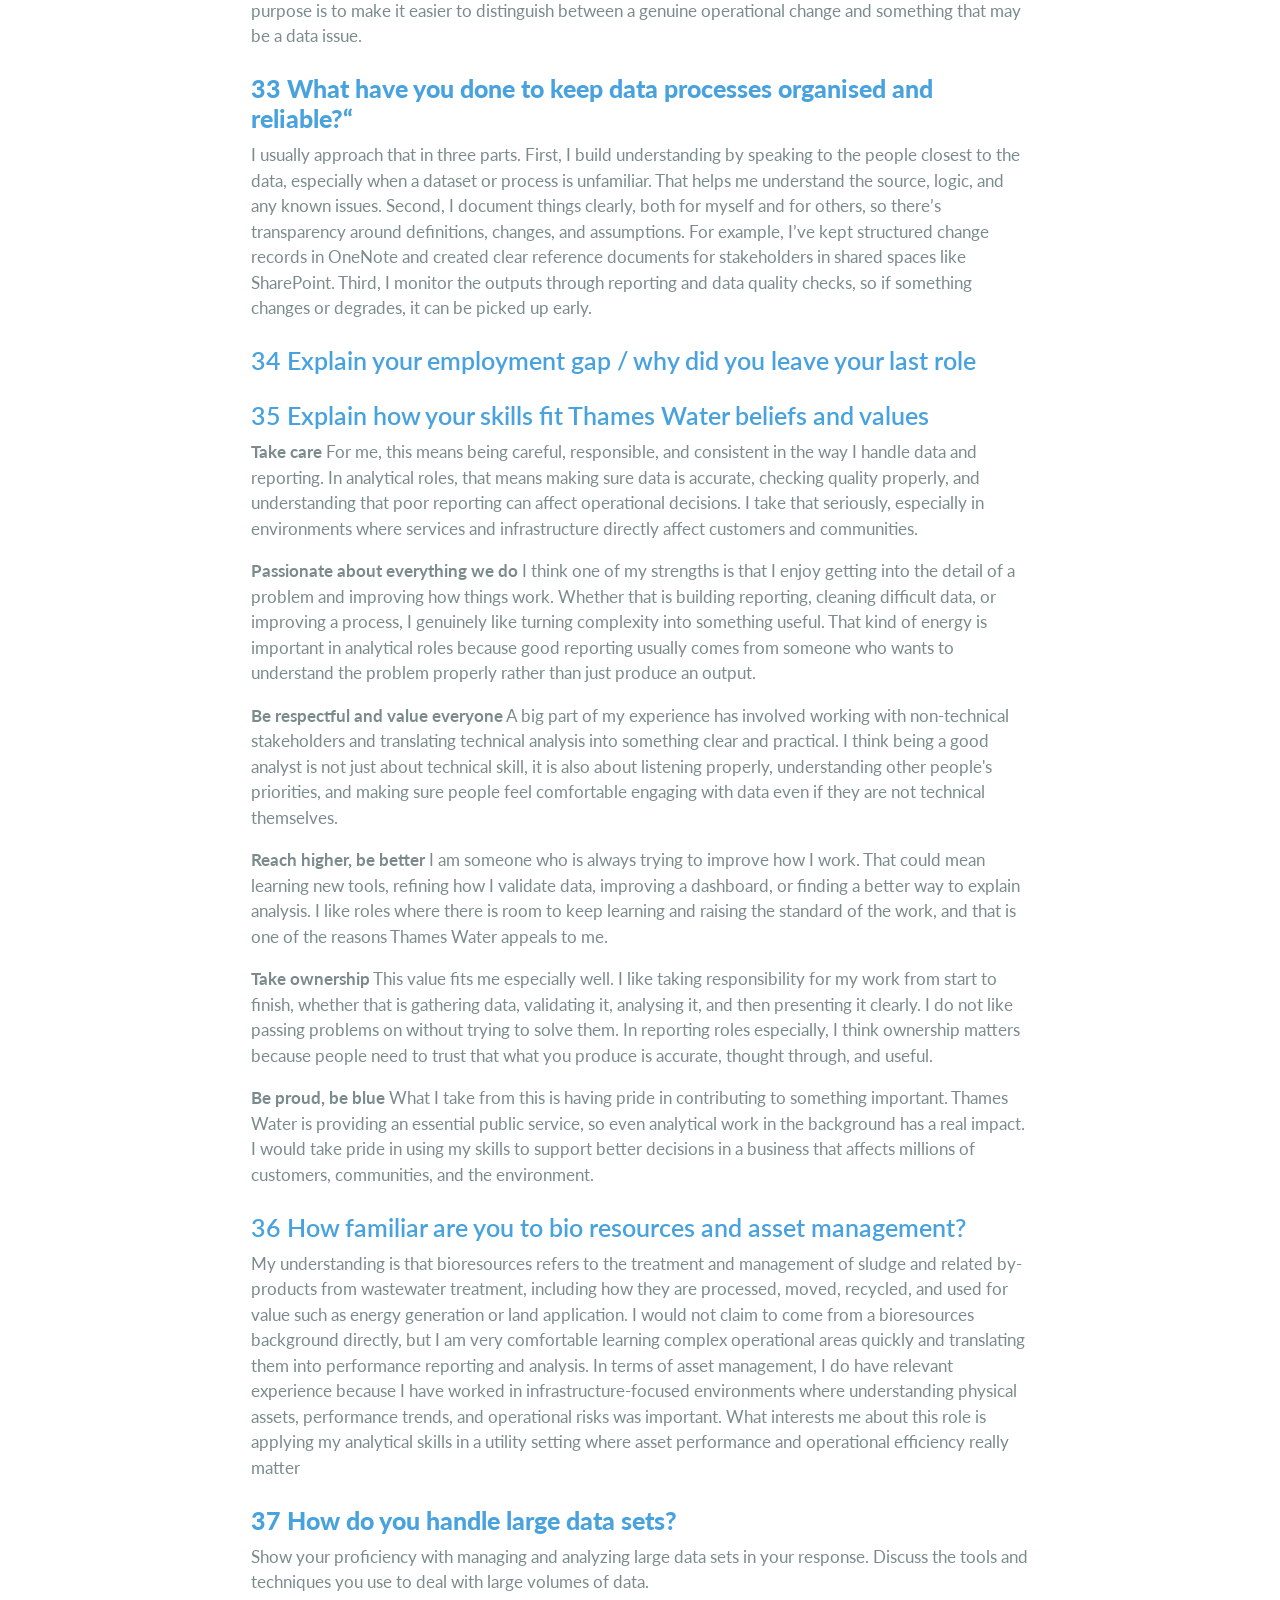
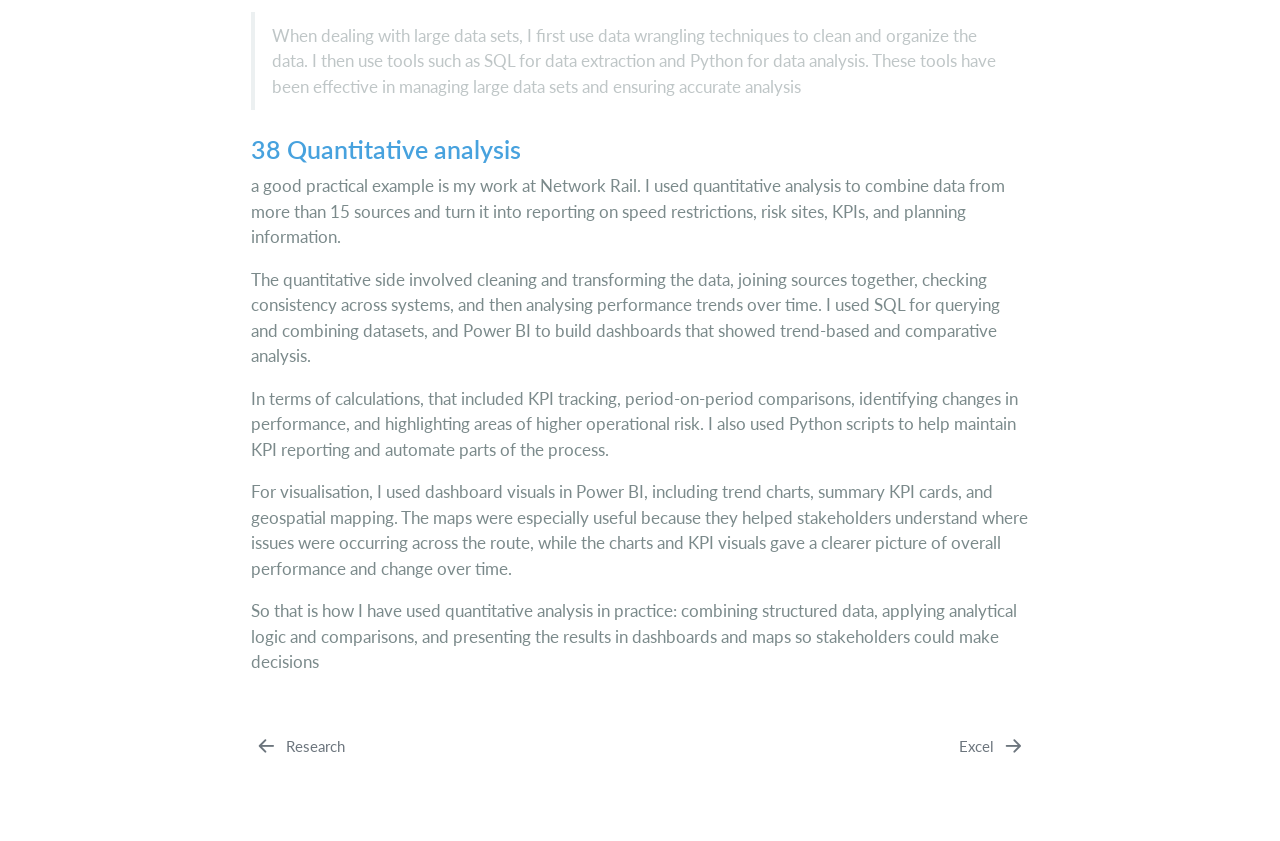
<file: docs/prep.html>
<!DOCTYPE html>
<html xmlns="http://www.w3.org/1999/xhtml" lang="en" xml:lang="en"><head>

<meta charset="utf-8">
<meta name="generator" content="quarto-1.4.551">

<meta name="viewport" content="width=device-width, initial-scale=1.0, user-scalable=yes">


<title>ThamesWater Andrio Emilio application - Preparation</title>
<style>
code{white-space: pre-wrap;}
span.smallcaps{font-variant: small-caps;}
div.columns{display: flex; gap: min(4vw, 1.5em);}
div.column{flex: auto; overflow-x: auto;}
div.hanging-indent{margin-left: 1.5em; text-indent: -1.5em;}
ul.task-list{list-style: none;}
ul.task-list li input[type="checkbox"] {
  width: 0.8em;
  margin: 0 0.8em 0.2em -1em; /* quarto-specific, see https://github.com/quarto-dev/quarto-cli/issues/4556 */ 
  vertical-align: middle;
}
</style>


<script src="site_libs/quarto-nav/quarto-nav.js"></script>
<script src="site_libs/quarto-nav/headroom.min.js"></script>
<script src="site_libs/clipboard/clipboard.min.js"></script>
<script src="site_libs/quarto-search/autocomplete.umd.js"></script>
<script src="site_libs/quarto-search/fuse.min.js"></script>
<script src="site_libs/quarto-search/quarto-search.js"></script>
<meta name="quarto:offset" content="./">
<link href="./ExcelStudy.html" rel="next">
<link href="./summary.html" rel="prev">
<link href="./images/logo.png" rel="icon" type="image/png">
<script src="site_libs/quarto-html/quarto.js"></script>
<script src="site_libs/quarto-html/popper.min.js"></script>
<script src="site_libs/quarto-html/tippy.umd.min.js"></script>
<script src="site_libs/quarto-html/anchor.min.js"></script>
<link href="site_libs/quarto-html/tippy.css" rel="stylesheet">
<link href="site_libs/quarto-html/quarto-syntax-highlighting.css" rel="stylesheet" class="quarto-color-scheme" id="quarto-text-highlighting-styles">
<link href="site_libs/quarto-html/quarto-syntax-highlighting-dark.css" rel="prefetch" class="quarto-color-scheme quarto-color-alternate" id="quarto-text-highlighting-styles">
<script src="site_libs/bootstrap/bootstrap.min.js"></script>
<link href="site_libs/bootstrap/bootstrap-icons.css" rel="stylesheet">
<link href="site_libs/bootstrap/bootstrap.min.css" rel="stylesheet" class="quarto-color-scheme" id="quarto-bootstrap" data-mode="light">
<link href="site_libs/bootstrap/bootstrap-dark.min.css" rel="prefetch" class="quarto-color-scheme quarto-color-alternate" id="quarto-bootstrap" data-mode="dark">
<script id="quarto-search-options" type="application/json">{
  "location": "navbar",
  "copy-button": false,
  "collapse-after": 3,
  "panel-placement": "end",
  "type": "overlay",
  "limit": 50,
  "keyboard-shortcut": [
    "f",
    "/",
    "s"
  ],
  "show-item-context": false,
  "language": {
    "search-no-results-text": "No results",
    "search-matching-documents-text": "matching documents",
    "search-copy-link-title": "Copy link to search",
    "search-hide-matches-text": "Hide additional matches",
    "search-more-match-text": "more match in this document",
    "search-more-matches-text": "more matches in this document",
    "search-clear-button-title": "Clear",
    "search-text-placeholder": "",
    "search-detached-cancel-button-title": "Cancel",
    "search-submit-button-title": "Submit",
    "search-label": "Search"
  }
}</script>
<style>

      .quarto-title-block .quarto-title-banner {
        background-image: url(images/banner.jpg);
background-size: cover;
      }
</style>


<link rel="stylesheet" href="styles.css">
</head>

<body class="nav-sidebar docked nav-fixed">

<div id="quarto-search-results"></div>
  <header id="quarto-header" class="headroom fixed-top quarto-banner">
    <nav class="navbar navbar-expand-lg " data-bs-theme="dark">
      <div class="navbar-container container-fluid">
      <div class="navbar-brand-container mx-auto">
    <a href="./index.html" class="navbar-brand navbar-brand-logo">
    <img src="./images/logo.png" alt="" class="navbar-logo">
    </a>
    <a class="navbar-brand" href="./index.html">
    <span class="navbar-title">ThamesWater Andrio Emilio application</span>
    </a>
  </div>
            <div id="quarto-search" class="" title="Search"></div>
          <button class="navbar-toggler" type="button" data-bs-toggle="collapse" data-bs-target="#navbarCollapse" aria-controls="navbarCollapse" aria-expanded="false" aria-label="Toggle navigation" onclick="if (window.quartoToggleHeadroom) { window.quartoToggleHeadroom(); }">
  <span class="navbar-toggler-icon"></span>
</button>
          <div class="collapse navbar-collapse" id="navbarCollapse">
            <ul class="navbar-nav navbar-nav-scroll ms-auto">
</ul>
          </div> <!-- /navcollapse -->
          <div class="quarto-navbar-tools">
    <a href="https://github.com/andrioemilio/Interview_prep" title="Source Code" class="quarto-navigation-tool px-1" aria-label="Source Code"><i class="bi bi-github"></i></a>
  <a href="" class="quarto-color-scheme-toggle quarto-navigation-tool  px-1" onclick="window.quartoToggleColorScheme(); return false;" title="Toggle dark mode"><i class="bi"></i></a>
</div>
      </div> <!-- /container-fluid -->
    </nav>
  <nav class="quarto-secondary-nav">
    <div class="container-fluid d-flex">
      <button type="button" class="quarto-btn-toggle btn" data-bs-toggle="collapse" data-bs-target=".quarto-sidebar-collapse-item" aria-controls="quarto-sidebar" aria-expanded="false" aria-label="Toggle sidebar navigation" onclick="if (window.quartoToggleHeadroom) { window.quartoToggleHeadroom(); }">
        <i class="bi bi-layout-text-sidebar-reverse"></i>
      </button>
        <nav class="quarto-page-breadcrumbs" aria-label="breadcrumb"><ol class="breadcrumb"><li class="breadcrumb-item"><a href="./prep.html"><span class="chapter-title">Preparation</span></a></li></ol></nav>
        <a class="flex-grow-1" role="button" data-bs-toggle="collapse" data-bs-target=".quarto-sidebar-collapse-item" aria-controls="quarto-sidebar" aria-expanded="false" aria-label="Toggle sidebar navigation" onclick="if (window.quartoToggleHeadroom) { window.quartoToggleHeadroom(); }">      
        </a>
    </div>
  </nav>
</header>
<!-- content -->
<header id="title-block-header" class="quarto-title-block default page-columns page-full">
  <div class="quarto-title-banner page-columns page-full">
    <div class="quarto-title column-body">
      <h1 class="title"><span class="chapter-title">Preparation</span></h1>
                      </div>
  </div>
    
  
  <div class="quarto-title-meta">

      
    
      
    </div>
    
  
  </header><div id="quarto-content" class="quarto-container page-columns page-rows-contents page-layout-article page-navbar">
<!-- sidebar -->
  <nav id="quarto-sidebar" class="sidebar collapse collapse-horizontal quarto-sidebar-collapse-item sidebar-navigation docked overflow-auto">
    <div class="sidebar-menu-container"> 
    <ul class="list-unstyled mt-1">
        <li class="sidebar-item">
  <div class="sidebar-item-container"> 
  <a href="./index.html" class="sidebar-item-text sidebar-link">
 <span class="menu-text">Preface</span></a>
  </div>
</li>
        <li class="sidebar-item">
  <div class="sidebar-item-container"> 
  <a href="./intro.html" class="sidebar-item-text sidebar-link"><span class="chapter-title">Past experience</span></a>
  </div>
</li>
        <li class="sidebar-item">
  <div class="sidebar-item-container"> 
  <a href="./summary.html" class="sidebar-item-text sidebar-link"><span class="chapter-title">Research</span></a>
  </div>
</li>
        <li class="sidebar-item">
  <div class="sidebar-item-container"> 
  <a href="./prep.html" class="sidebar-item-text sidebar-link active"><span class="chapter-title">Preparation</span></a>
  </div>
</li>
        <li class="sidebar-item">
  <div class="sidebar-item-container"> 
  <a href="./ExcelStudy.html" class="sidebar-item-text sidebar-link"><span class="chapter-title">Excel</span></a>
  </div>
</li>
        <li class="sidebar-item">
  <div class="sidebar-item-container"> 
  <a href="./SQLStudy.html" class="sidebar-item-text sidebar-link"><span class="chapter-title">SQL</span></a>
  </div>
</li>
        <li class="sidebar-item">
  <div class="sidebar-item-container"> 
  <a href="./PowerBIStudy.html" class="sidebar-item-text sidebar-link"><span class="chapter-title">Power BI</span></a>
  </div>
</li>
    </ul>
    </div>
</nav>
<div id="quarto-sidebar-glass" class="quarto-sidebar-collapse-item" data-bs-toggle="collapse" data-bs-target=".quarto-sidebar-collapse-item"></div>
<!-- margin-sidebar -->
    <div id="quarto-margin-sidebar" class="sidebar margin-sidebar">
        <nav id="TOC" role="doc-toc" class="toc-active">
    <h2 id="toc-title">Table of contents</h2>
   
  <ul>
  <li><a href="#questions" id="toc-questions" class="nav-link active" data-scroll-target="#questions">Questions</a>
  <ul class="collapse">
  <li><a href="#can-you-talk-me-through-your-background" id="toc-can-you-talk-me-through-your-background" class="nav-link" data-scroll-target="#can-you-talk-me-through-your-background">1 Can you talk me through your background?</a></li>
  <li><a href="#why-are-you-interested-in-this-role" id="toc-why-are-you-interested-in-this-role" class="nav-link" data-scroll-target="#why-are-you-interested-in-this-role">2 Why are you interested in this role?</a></li>
  <li><a href="#what-attracted-you-to-a-role-in-asset-operations-wastewater-utilities" id="toc-what-attracted-you-to-a-role-in-asset-operations-wastewater-utilities" class="nav-link" data-scroll-target="#what-attracted-you-to-a-role-in-asset-operations-wastewater-utilities">3 What attracted you to a role in asset operations / wastewater / utilities?</a></li>
  <li><a href="#multiple-sources-to-create-a-clear-performance-report" id="toc-multiple-sources-to-create-a-clear-performance-report" class="nav-link" data-scroll-target="#multiple-sources-to-create-a-clear-performance-report">4 Multiple sources to create a clear performance report</a></li>
  <li><a href="#how-strong-are-you-in-sql" id="toc-how-strong-are-you-in-sql" class="nav-link" data-scroll-target="#how-strong-are-you-in-sql">5 How strong are you in SQL?</a></li>
  <li><a href="#about-a-time-youve-explained-complex-analysis-to-non-technical-stakeholders." id="toc-about-a-time-youve-explained-complex-analysis-to-non-technical-stakeholders." class="nav-link" data-scroll-target="#about-a-time-youve-explained-complex-analysis-to-non-technical-stakeholders.">6 <strong>About a time youve explained complex analysis to non-technical stakeholders.</strong></a></li>
  <li><a href="#how-have-you-used-power-bi-in-previous-roles" id="toc-how-have-you-used-power-bi-in-previous-roles" class="nav-link" data-scroll-target="#how-have-you-used-power-bi-in-previous-roles">7 How have you used Power BI in previous roles?</a></li>
  <li><a href="#maintained-data-quality" id="toc-maintained-data-quality" class="nav-link" data-scroll-target="#maintained-data-quality">8 Maintained data quality?</a></li>
  <li><a href="#tell-me-about-a-time-you-turned-complex-analysis-into-an-actionable-recommendation." id="toc-tell-me-about-a-time-you-turned-complex-analysis-into-an-actionable-recommendation." class="nav-link" data-scroll-target="#tell-me-about-a-time-you-turned-complex-analysis-into-an-actionable-recommendation.">9 Tell me about a time you turned complex analysis into an actionable recommendation.</a></li>
  <li><a href="#when-your-analysis-supported-decision-making" id="toc-when-your-analysis-supported-decision-making" class="nav-link" data-scroll-target="#when-your-analysis-supported-decision-making">10 When your analysis supported decision making?</a></li>
  <li><a href="#how-do-you-handle-situations-where-stakeholders-want-different-things-from-the-data" id="toc-how-do-you-handle-situations-where-stakeholders-want-different-things-from-the-data" class="nav-link" data-scroll-target="#how-do-you-handle-situations-where-stakeholders-want-different-things-from-the-data">11 How do you handle situations where stakeholders want different things from the data?</a></li>
  <li><a href="#use-of-financial-data" id="toc-use-of-financial-data" class="nav-link" data-scroll-target="#use-of-financial-data">12 Use of financial data</a></li>
  <li><a href="#handled-sensitive-data" id="toc-handled-sensitive-data" class="nav-link" data-scroll-target="#handled-sensitive-data">13 Handled sensitive data</a></li>
  <li><a href="#have-you-worked-with-operational-asset-infrastructure-data-before" id="toc-have-you-worked-with-operational-asset-infrastructure-data-before" class="nav-link" data-scroll-target="#have-you-worked-with-operational-asset-infrastructure-data-before">14 Have you worked with operational / asset / infrastructure data before?</a></li>
  <li><a href="#resolve-conflicting-views-on-data" id="toc-resolve-conflicting-views-on-data" class="nav-link" data-scroll-target="#resolve-conflicting-views-on-data">15 Resolve conflicting views on data</a></li>
  <li><a href="#tell-me-about-a-time-you-identified-a-risk-or-performance-issue-from-data." id="toc-tell-me-about-a-time-you-identified-a-risk-or-performance-issue-from-data." class="nav-link" data-scroll-target="#tell-me-about-a-time-you-identified-a-risk-or-performance-issue-from-data.">16 Tell me about a time you identified a risk or performance issue from data.</a></li>
  <li><a href="#what-kinds-of-statistical-modelling-have-you-done" id="toc-what-kinds-of-statistical-modelling-have-you-done" class="nav-link" data-scroll-target="#what-kinds-of-statistical-modelling-have-you-done">17 What kinds of statistical modelling have you done?</a></li>
  <li><a href="#the-role-mentions-statistical-modelling.-what-does-that-mean-to-you-in-practice" id="toc-the-role-mentions-statistical-modelling.-what-does-that-mean-to-you-in-practice" class="nav-link" data-scroll-target="#the-role-mentions-statistical-modelling.-what-does-that-mean-to-you-in-practice">18 <strong>The role mentions statistical modelling. What does that mean to you in practice?</strong></a></li>
  <li><a href="#can-you-explain-a-time-when-you-had-to-analyse-a-complex-set-of-data-and-make-recommendations-based-on-your-findings" id="toc-can-you-explain-a-time-when-you-had-to-analyse-a-complex-set-of-data-and-make-recommendations-based-on-your-findings" class="nav-link" data-scroll-target="#can-you-explain-a-time-when-you-had-to-analyse-a-complex-set-of-data-and-make-recommendations-based-on-your-findings"><strong>19 Can you explain a time when you had to analyse a complex set of data and make recommendations based on your findings?</strong></a></li>
  <li><a href="#how-would-you-handle-disagreements-with-management-about-your-analysis" id="toc-how-would-you-handle-disagreements-with-management-about-your-analysis" class="nav-link" data-scroll-target="#how-would-you-handle-disagreements-with-management-about-your-analysis"><strong>20. How would you handle disagreements with management about your analysis?</strong></a></li>
  <li><a href="#what-methods-do-you-use-to-ensure-data-accuracy" id="toc-what-methods-do-you-use-to-ensure-data-accuracy" class="nav-link" data-scroll-target="#what-methods-do-you-use-to-ensure-data-accuracy"><strong>21 What methods do you use to ensure data accuracy?</strong></a></li>
  <li><a href="#how-do-you-ensure-that-your-analytics-reports-are-easily-understood-by-non-analytic-professionals" id="toc-how-do-you-ensure-that-your-analytics-reports-are-easily-understood-by-non-analytic-professionals" class="nav-link" data-scroll-target="#how-do-you-ensure-that-your-analytics-reports-are-easily-understood-by-non-analytic-professionals"><strong>22 How do you ensure that your analytics reports are easily understood by non-analytic professionals?</strong></a></li>
  <li><a href="#how-do-you-ensure-that-your-analytics-reports-are-easily-understood-by-non-analytic-professionals-1" id="toc-how-do-you-ensure-that-your-analytics-reports-are-easily-understood-by-non-analytic-professionals-1" class="nav-link" data-scroll-target="#how-do-you-ensure-that-your-analytics-reports-are-easily-understood-by-non-analytic-professionals-1"><strong>23 How do you ensure that your analytics reports are easily understood by non-analytic professionals?</strong></a></li>
  <li><a href="#managing-competing-deadlines" id="toc-managing-competing-deadlines" class="nav-link" data-scroll-target="#managing-competing-deadlines"><strong>24 Managing competing deadlines</strong></a></li>
  <li><a href="#how-do-you-handle-large-data-sets" id="toc-how-do-you-handle-large-data-sets" class="nav-link" data-scroll-target="#how-do-you-handle-large-data-sets"><strong>25 How do you handle large data sets?</strong></a></li>
  <li><a href="#how-to-react-in-stressful-situations" id="toc-how-to-react-in-stressful-situations" class="nav-link" data-scroll-target="#how-to-react-in-stressful-situations"><strong>26 How to react in stressful situations?</strong></a></li>
  <li><a href="#give-an-example-of-when-you-had-to-explain-performance-trends-risks-or-kpis-and-make-recommendations" id="toc-give-an-example-of-when-you-had-to-explain-performance-trends-risks-or-kpis-and-make-recommendations" class="nav-link" data-scroll-target="#give-an-example-of-when-you-had-to-explain-performance-trends-risks-or-kpis-and-make-recommendations"><strong>27 Give an example of when you had to explain performance trends, risks, or KPIs and make recommendations?</strong></a></li>
  <li><a href="#what-techniques-do-you-use-in-qualitative-data-analysis" id="toc-what-techniques-do-you-use-in-qualitative-data-analysis" class="nav-link" data-scroll-target="#what-techniques-do-you-use-in-qualitative-data-analysis"><strong>28 What techniques do you use in qualitative data analysis?</strong></a></li>
  <li><a href="#how-do-you-prioritize-your-analysis-when-dealing-with-multiple-projects" id="toc-how-do-you-prioritize-your-analysis-when-dealing-with-multiple-projects" class="nav-link" data-scroll-target="#how-do-you-prioritize-your-analysis-when-dealing-with-multiple-projects"><strong>29 How do you prioritize your analysis when dealing with multiple projects?</strong></a></li>
  <li><a href="#where-do-you-see-yourself-in-5-years" id="toc-where-do-you-see-yourself-in-5-years" class="nav-link" data-scroll-target="#where-do-you-see-yourself-in-5-years"><strong>30 Where do you see yourself in 5 years?</strong></a></li>
  <li><a href="#how-do-you-validate-the-reliability-and-consistency-of-your-data" id="toc-how-do-you-validate-the-reliability-and-consistency-of-your-data" class="nav-link" data-scroll-target="#how-do-you-validate-the-reliability-and-consistency-of-your-data"><strong>31 How do you validate the reliability and consistency of your data?</strong></a></li>
  <li><a href="#how-have-you-monitored-data-quality-metrics-in-reporting" id="toc-how-have-you-monitored-data-quality-metrics-in-reporting" class="nav-link" data-scroll-target="#how-have-you-monitored-data-quality-metrics-in-reporting"><strong>32 How have you monitored data quality metrics in reporting?“</strong></a></li>
  <li><a href="#what-have-you-done-to-keep-data-processes-organised-and-reliable" id="toc-what-have-you-done-to-keep-data-processes-organised-and-reliable" class="nav-link" data-scroll-target="#what-have-you-done-to-keep-data-processes-organised-and-reliable"><strong>33 What have you done to keep data processes organised and reliable?“</strong></a></li>
  <li><a href="#explain-your-employment-gap-why-did-you-leave-your-last-role" id="toc-explain-your-employment-gap-why-did-you-leave-your-last-role" class="nav-link" data-scroll-target="#explain-your-employment-gap-why-did-you-leave-your-last-role">34 Explain your employment gap / why did you leave your last role</a></li>
  <li><a href="#explain-how-your-skills-fit-thames-water-beliefs-and-values" id="toc-explain-how-your-skills-fit-thames-water-beliefs-and-values" class="nav-link" data-scroll-target="#explain-how-your-skills-fit-thames-water-beliefs-and-values">35 Explain how your skills fit Thames Water beliefs and values</a></li>
  <li><a href="#how-familiar-are-you-to-bio-resources-and-asset-management" id="toc-how-familiar-are-you-to-bio-resources-and-asset-management" class="nav-link" data-scroll-target="#how-familiar-are-you-to-bio-resources-and-asset-management">36 How familiar are you to bio resources and asset management?</a></li>
  <li><a href="#how-do-you-handle-large-data-sets-1" id="toc-how-do-you-handle-large-data-sets-1" class="nav-link" data-scroll-target="#how-do-you-handle-large-data-sets-1"><strong>37 How do you handle large data sets?</strong></a></li>
  <li><a href="#quantitative-analysis" id="toc-quantitative-analysis" class="nav-link" data-scroll-target="#quantitative-analysis">38 Quantitative analysis</a></li>
  </ul></li>
  </ul>
<div class="toc-actions"><ul><li><a href="https://github.com/andrioemilio/Interview_prep/issues/new" class="toc-action"><i class="bi bi-github"></i>Report an issue</a></li></ul></div></nav>
    </div>
<!-- main -->
<main class="content quarto-banner-title-block" id="quarto-document-content">





<section id="questions" class="level2">
<h2 class="anchored" data-anchor-id="questions">Questions</h2>
<section id="can-you-talk-me-through-your-background" class="level3">
<h3 class="anchored" data-anchor-id="can-you-talk-me-through-your-background">1 Can you talk me through your background?</h3>
<p>I started working in data during my undergraduate degree. In my first year I scored 100% in a business statistics module and this led me to change my degree to analytics. I then sought experience in a Leeds based startup alongside my degree during the second and 3rd year. In this role I was a data researcher and processor. This meant collecting, cleaning, transforming and creating charts for councils using ONS and local authority data. Because of this experience in excel I started my first graduate role and imperial college london. Wherein in the first week my manager gave me a huge power BI book, said learn as much as you can and by the end of the second week I want to see a report from you. This led me to learn power BI and has been a staple for my work. It was especially important as i started my role at network rail, learning asset and engineering data, how to visualise these metrics and understand what data insights stakeholders want to see! With this I got the oportunity to work alongside a lead geospatial scientist, and led to a power BI project of mapping asset faults spatially. This introduced me to geospatial analysis in which I studied a masters in at UCL and scored a distinction.</p>
</section>
<section id="why-are-you-interested-in-this-role" class="level3">
<h3 class="anchored" data-anchor-id="why-are-you-interested-in-this-role">2 Why are you interested in this role?</h3>
<p>Im interested in the role as it has both familiarity in working within an asset data based environment but also the opportunity to learn how to apply the skills I have learnt and be a part of a winder data team to work for real world data problems to which I can see a clear benefit. I think in the past, especially during my masters degree, I learnt that working alongside stakeholders and experts who wanted to know more about the data in an industry they have expertise in knowing I could do just that. I also think this is a position where I can develop my analytical skills further and keep learning, especially within databricks.</p>
<p>I’m also drawn to the scale and complexity of the organisation. It’s the kind of environment where you have to think carefully, work collaboratively, and make decisions that are both practical and responsible. That really appeals to me, because I enjoy roles where I can contribute in a structured way, take ownership of my work, and help improve how things are done.</p>
</section>
<section id="what-attracted-you-to-a-role-in-asset-operations-wastewater-utilities" class="level3">
<h3 class="anchored" data-anchor-id="what-attracted-you-to-a-role-in-asset-operations-wastewater-utilities">3 What attracted you to a role in asset operations / wastewater / utilities?</h3>
<p>The basis for my application is my prior skills in an asset based environment at network rail. Since this role I have explored other areas within data, including geospatial analysis and research intensive roles. Now I feel that my skills in insight, visualisation and communicating this is well geared toward a role at Thames Water</p>
<p>More info **</p>
</section>
<section id="multiple-sources-to-create-a-clear-performance-report" class="level3">
<h3 class="anchored" data-anchor-id="multiple-sources-to-create-a-clear-performance-report">4 Multiple sources to create a clear performance report</h3>
<p>S</p>
<p>At network rail I worked as the main data analyst for the kent and sussex track team. In this role I had full autonomy on how I present routine reporting as well as adhoc analysis. Because I was known in my teams it often led to my skills being offered to other teams too. This was the case in Vegetation risk for planning and vegetation team.</p>
<p>T</p>
<p>For this the vegetation team had asked me to help them use their data of problematic vegetation on track with already planned maintenance data that could be extracted from data streams already.</p>
<p>A</p>
<p>For this I integrated the vegetation data that was weekly manually updated by asking the vegetation team to place the new spreadsheets in a sharepoint folder. This allowed me to automate the processes. Once I created the data stream, with the already established planning stream my next task was to find a unique identifier, so we could see if any planning work had been allocated to nearby vegetation problem sites. This was a difficult task as the vegetation data was manually input and thinking about joining this with other sources of data hadn’t been thought of. Although what was in this data set was geospatial data. Using this I was able to map the whole kent and sussex track, use the actual identifying informationn of the planned data stream as well as vegetation geospatial data to clearly display areas that are in already bound maintenance.</p>
<p>R</p>
<p>The output was a weekly scheduled automated traffic light key indicated map in which displayed areas that had planned maintenance and those that didnt. This helped both the planning and vegetation team to create a clear plan, reduce time wasted in already maintained sites and reduced costs in double booking.</p>
</section>
<section id="how-strong-are-you-in-sql" class="level3">
<h3 class="anchored" data-anchor-id="how-strong-are-you-in-sql">5 How strong are you in SQL?</h3>
<p>I have experience, creating, querying and transforming data in SQL. In the past I have used SQL to spatially join, extract data for power BI usage and experiment. I have developed a small project on this page to show my basic understanding of SQL. I have also undergone refresher courses to make sure I have the baseline for success in this role.</p>
</section>
<section id="about-a-time-youve-explained-complex-analysis-to-non-technical-stakeholders." class="level3">
<h3 class="anchored" data-anchor-id="about-a-time-youve-explained-complex-analysis-to-non-technical-stakeholders.">6 <strong>About a time youve explained complex analysis to non-technical stakeholders.</strong></h3>
<p>S My msc dissertation project was very ambitious but it stemmed from one main purpose. How can I use data to help a wider audience? My project aimed at using novel data at local London homeless charities to help them make more appropriate decisions in finding and then better interventions. The analysis combined geospatial data, computer vision and predictive modelling but the intended audience was charity outreach workers rather than technical analysts.</p>
<p>T</p>
<p>I needed to make sure my findings were useful, understandable and could be easily interpreted, while still being academically robust and keeping track of the sensitive nature of the data.</p>
<p>A</p>
<p>I collobarated with ThamesReach which supplied me with sensitive geospatial data from streetlink. I divided my approach in two ways, academically and for presentation purpose. I built a python based methodology using geospatial analysis and computer vision to understand how built environment features related to rough sleeper movement and displacement. When presenting my findings, I used example images gathered from my computer vision model to present findings and avoided going in detail about the intricacies in building the model. Rather focusing on what these results meant in practice for outreach workers and how this could support understanding of the environments people moved through.</p>
<p>R</p>
<p>The project achieved a distinction grade and more importantly gave the charity a clear understanding of displacement patterns in a way that was relevant to their work on the ground.</p>
</section>
<section id="how-have-you-used-power-bi-in-previous-roles" class="level3">
<h3 class="anchored" data-anchor-id="how-have-you-used-power-bi-in-previous-roles">7 How have you used Power BI in previous roles?</h3>
<p>STAR Example</p>
<p>Situation</p>
<p>In my role at network rail, my bi reports had gained traction. A colleague from the vegetation team wanted some monthly reported visuals to be produced without the need for him to chase data.</p>
<p>Task</p>
<p>My task was a start to finish BI report for the vegetation team. I had to understand the data, how and where the data is ussually stored and what the data insights are used for in the team. One of the main goals was for me to give the BI report to the vegetation team where they could understand how to use the visuals with the familiarity of previous insights.</p>
<p>Action</p>
<p>This led me to an iterative process. To understand the data I asked the colleague what insights he usually extracts and what he would further like this to be. I also showed him previous BI reports and asked him what visuals he tended to like or understood. We both agreed that charts and visuals that show the insights explicitly were great, and we adapted some simple charts further on with instruction pages and tooltips to aid the end user. He also found mapping vegetation issues to be life changing, he then recognised where on track issues were and this reminded him as to reasons why (i.e.&nbsp;part of the track being narrow orforested area. Another part of this process was his manual input of data, he found this frustrating and time consuming. I understand that the data was recorded in excel and stored in sharepoint. With power bi I showed him that I could automatically do his time consuming transformations and data cleaning.</p>
<p>Result</p>
<p>The result was a fully automated power BI report that had clear simple visuals that my colleague could use to show the performance of vegetation removal efforts. It also allowed him more free time to allocate on tasks.</p>
</section>
<section id="maintained-data-quality" class="level3">
<h3 class="anchored" data-anchor-id="maintained-data-quality">8 Maintained data quality?</h3>
<p>S At regenerate outcomes I worked on agricultural and soil carbon modelling, where the quality of a farmer submitted logbook directly affected model inputs and carbon credit estimation.</p>
<p>T</p>
<p>To review and validate information coming from over 100 farms, identify anomalies and make sure the data was accurate enough to be used in modelling.</p>
<p>A</p>
<p>I reviewed farmer logbooks from template stage through to modelling input and transformed the data into usable outputs in R Studio. I checked for anomalies, validated entries, and worked directly with farmers to resolve unclear or inconsistent inputs. I also carried out routine quality assurance of geospatial reporting using visualisations and assurance metrics, so issues could be spotted early rather than after they had fed into the model.</p>
<p>R</p>
<p>This improved the reliability of the modelling inputs and meant the data going into soil carbon and credit estimation work was far more robust and usable. It also reduced ambiguity by improving communication with non-technical stakeholders supplying the source information.</p>
</section>
<section id="tell-me-about-a-time-you-turned-complex-analysis-into-an-actionable-recommendation." class="level3">
<h3 class="anchored" data-anchor-id="tell-me-about-a-time-you-turned-complex-analysis-into-an-actionable-recommendation.">9 Tell me about a time you turned complex analysis into an actionable recommendation.</h3>
<ul>
<li>Working with Thames reach for dissertation</li>
</ul>
<p>S</p>
<p>In my dissertation, I was investigating how built-environment features and perceptions of safety were linked to rough sleeping patterns in London. The project involved combining person-level referral data with street-level image data and spatial information, which made the analysis quite complex. The challenge was that there were lots of possible variables and patterns, the end goal was to generate insights that could actually be useful for policy and intervention with charities such as thamesreach.</p>
<p>T</p>
<p>My task was to analyse this complex, multi-source dataset and identify which environmental factors were most strongly associated with rough sleeping locations, then translate that into recommendations that would be understandable and relevant for a non-technical audience at Thames Reach</p>
<p>A</p>
<p>To do that, I brought together multiple datasets, including geospatial referral data and street-level image-based measures of the urban environment. I used methods like clustering to identify different types of rough sleeping locations, spatial autocorrelation measures such as Moran’s I to understand patterns in the data, and random forest models to explore which built-environment and perceived-safety variables were most predictive.</p>
<p>Because the outputs were quite technical and there were ethical sensitivities around oversimplifying homelessness. I focused on identifying the main patterns, checking that the findings were robust, and then translating them into clear messages about which environmental characteristics were associated with higher concentrations of rough sleeping and assessing this throughout current policy.</p>
<p>R</p>
<p>The outcome was that I was able to turn a complex and highly multidimensional analysis into a practical recommendation: that interventions should be more spatially targeted, and that local authorities and support services could use environmental and perceptual indicators to help prioritise areas for outreach and prevention.</p>
<p>I scored a distinction. (yay)</p>
</section>
<section id="when-your-analysis-supported-decision-making" class="level3">
<h3 class="anchored" data-anchor-id="when-your-analysis-supported-decision-making">10 When your analysis supported decision making?</h3>
<p>S At Regenerate Outcomes, part of my role involved both reviewing evidence and turning analytical findings into something management could use when developing modelling approaches.</p>
<p>T</p>
<p>I needed to help support decision-making around soil carbon model development using both practical data analysis and evidence from research.</p>
<p>A</p>
<p>I reviewed over 150 academic papers as part of a systematic review to identify relevant features for model development. Alongside that, I worked on farmer logbook analysis and geospatial QA in R Studio, which helped test how usable and reliable different inputs were in practice. I then synthesised these findings and presented them to management in a way that linked evidence, data quality, and model development choices.</p>
<p>R</p>
<p>My work helped management make better-informed decisions on model development by grounding discussion in both evidence and operational data quality. It also showed I could move from detailed analysis to practical recommendation.</p>
</section>
<section id="how-do-you-handle-situations-where-stakeholders-want-different-things-from-the-data" class="level3">
<h3 class="anchored" data-anchor-id="how-do-you-handle-situations-where-stakeholders-want-different-things-from-the-data">11 How do you handle situations where stakeholders want different things from the data?</h3>
<p>S</p>
<p>T</p>
<p>A</p>
<p>R</p>
</section>
<section id="use-of-financial-data" class="level3">
<h3 class="anchored" data-anchor-id="use-of-financial-data">12 Use of financial data</h3>
<p>S</p>
<p>Evaluating the prfoability of bio fertilisers v synthentic. You want to clarify the project scope and criteria for analysis. This means you need to engage with stakeholders to clarify desired outputs. Have data arranged in a manner where you can apply analysis</p>
<p>T</p>
<p>Use the information and benchmark with industry standards/ stakeholders in order to compute predictive carbon credits.</p>
<p>A</p>
<p>Looking for time period, revenue sources and costs. Needs to be easily explainable, so note your calculations, data transformations and sources. Compile in a one note file and show analysis through R studio. Suggest implementation of power BI for presenting purposes. By working iteratively with stakeholders, it was suggested that using power BI and explaining the calculations on BI pages for transparency was ideal.</p>
<p>R</p>
<p>They could see the direct outputs and costs of synthetic fertiliser, the time it took for the fertilisers to use and then the prospective credits earned.</p>
</section>
<section id="handled-sensitive-data" class="level3">
<h3 class="anchored" data-anchor-id="handled-sensitive-data">13 Handled sensitive data</h3>
<p>Imperial college london HR data, FOI requests race requests</p>
</section>
<section id="have-you-worked-with-operational-asset-infrastructure-data-before" class="level3">
<h3 class="anchored" data-anchor-id="have-you-worked-with-operational-asset-infrastructure-data-before">14 Have you worked with operational / asset / infrastructure data before?</h3>
</section>
<section id="resolve-conflicting-views-on-data" class="level3">
<h3 class="anchored" data-anchor-id="resolve-conflicting-views-on-data">15 Resolve conflicting views on data</h3>
<p>S</p>
<p>At Network Rail, I was the main data analyst supporting the Kent and Sussex track teams. The reporting drew from multiple internal systems and Oracle, and different stakeholders often had different views on which metrics mattered most or how performance should be interpreted.</p>
<p>T</p>
<p>I needed to gather the right information, create a consistent reporting approach, and make sure the final outputs worked for both operational teams and senior stakeholders.</p>
<p>A</p>
<p>I spent time working directly with the different teams to understand what each group needed from the reporting and where the differences were. Instead of treating it as a technical issue only, I used those conversations to align definitions and priorities before building them into the Power BI dashboard. I also kept the dashboard iterative, so stakeholder feedback could be incorporated over time rather than locking it down too early. Because I was integrating data from many sources, I could also check where disagreements were really about interpretation and where they came from inconsistent data inputs.</p>
<p>R</p>
<p>The end result was a bespoke dashboard used by 25+ senior stakeholders, with clearer reporting and better shared understanding across teams. It improved confidence in the outputs because people could see their needs had been considered and the metrics had been shaped collaboratively</p>
</section>
<section id="tell-me-about-a-time-you-identified-a-risk-or-performance-issue-from-data." class="level3">
<h3 class="anchored" data-anchor-id="tell-me-about-a-time-you-identified-a-risk-or-performance-issue-from-data.">16 Tell me about a time you identified a risk or performance issue from data.</h3>
</section>
<section id="what-kinds-of-statistical-modelling-have-you-done" class="level3">
<h3 class="anchored" data-anchor-id="what-kinds-of-statistical-modelling-have-you-done">17 What kinds of statistical modelling have you done?</h3>
<p>My experience ranges from practical operational analysis to more formal modelling. In academic and research settings, I’ve used Python-based modelling, geospatial analysis and machine learning approaches to identify patterns and relationships in data. In more operational roles, statistical modelling has been more about trend analysis, KPI monitoring, anomaly detection, and identifying where performance patterns may indicate risk or require further investigation.</p>
</section>
<section id="the-role-mentions-statistical-modelling.-what-does-that-mean-to-you-in-practice" class="level3">
<h3 class="anchored" data-anchor-id="the-role-mentions-statistical-modelling.-what-does-that-mean-to-you-in-practice">18 <strong>The role mentions statistical modelling. What does that mean to you in practice?</strong></h3>
<p><br>
Statistical modelling in practice is about using data in a structured way to understand performance, identify patterns, and support decisions. It can include more advanced predictive techniques, but in many operational roles it also means applying methods like trend analysis, KPI monitoring, and anomaly detection. Trend analysis is about looking at how a metric changes over time to understand whether performance is stable, improving, or deteriorating. KPI monitoring is about tracking the most important measures against targets, thresholds, or expected ranges so it is clear where performance is on track and where it may need attention. Anomaly detection is about spotting values or patterns that fall outside what would normally be expected, which can help flag possible operational issues, emerging risk, or data quality problems. So overall, I’d describe statistical modelling as using data systematically to move beyond simple reporting and help identify where further investigation or action may be needed.</p>
</section>
<section id="can-you-explain-a-time-when-you-had-to-analyse-a-complex-set-of-data-and-make-recommendations-based-on-your-findings" class="level3">
<h3 class="anchored" data-anchor-id="can-you-explain-a-time-when-you-had-to-analyse-a-complex-set-of-data-and-make-recommendations-based-on-your-findings"><strong>19 Can you explain a time when you had to analyse a complex set of data and make recommendations based on your findings?</strong></h3>
<p>S</p>
<p>For my MSc dissertation at UCL, I focused on homeless rough sleepers and displacement across London boroughs. The project involved working with sensitive geospatial referral data gathered through collaboration with Thames Reach and the StreetLink application. It was a complex problem because I wasn’t just analysing one dataset I was trying to understand a real-world social issue by combining spatial data, environmental context, and policy considerations around homelessness and displacement</p>
<p>T</p>
<p>My task was to build a robust analytical approach that could identify patterns in rough sleeper movement and the environments associated with displacement, while making sure the work was ethically sound, anonymised, and useful for stakeholders. I also needed to go beyond pure modelling and think about the policy relevance of the findings, in other words, what the results meant for homelessness outreach and decision-making.</p>
<p>A</p>
<p>I started by carefully preparing and structuring the referral and geospatial data, making sure anonymity and data security were maintained throughout. I then used Python, including tools such as pandas, numpy and scikit-learn, to build analytical models that combined geospatial analysis with computer vision methods. The aim was to link features of the built environment to possible migration or displacement patterns among rough sleepers.</p>
<p>Alongside the modelling, I interpreted the findings in a wider policy context. I looked at what the patterns might suggest about displacement, how environments may influence movement, and how those insights could support outreach services. So it wasn’t just a technical exercise it was also about translating the outputs into something meaningful and responsible for real-world use.</p>
<p>I then presented the findings clearly to homeless outreach workers, focusing on the practical implications and making sure the recommendations were understandable to non-technical stakeholders.</p>
<p>R</p>
<p>The result was a robust and novel model that helped predict the flow of rough sleepers in cases of displacement, while maintaining strong data anonymity and security. More importantly, the work gave outreach workers a better understanding of the kinds of environments rough sleepers may migrate through when displaced, which made the findings practically useful as well as analytically strong. I think that project showed that I can handle complex data, build models, and also connect the findings back to policy and stakeholder needs.</p>
</section>
<section id="how-would-you-handle-disagreements-with-management-about-your-analysis" class="level3">
<h3 class="anchored" data-anchor-id="how-would-you-handle-disagreements-with-management-about-your-analysis"><strong>20. How would you handle disagreements with management about your analysis?</strong></h3>
<p>This has happened in the past, especially between stakeholders with expert knowledge. An example of this is when creating BI reports for network rail. I found that having clear communication of what insight the data should show is imperative to create insights.</p>
</section>
<section id="what-methods-do-you-use-to-ensure-data-accuracy" class="level3">
<h3 class="anchored" data-anchor-id="what-methods-do-you-use-to-ensure-data-accuracy"><strong>21 What methods do you use to ensure data accuracy?</strong></h3>
<p>Before analysing any data you must ensure it’s cleaned up by removing any duplicates, correcting any errors, and dealing with any missing data. Use various data validation techniques to ensure the data’s integrity. For me, it’s better to take time to ensure the data is accurate rather than rush and make decisions based on inaccurate data.</p>
<p>S</p>
<p>T</p>
<p>A</p>
<p>R</p>
</section>
<section id="how-do-you-ensure-that-your-analytics-reports-are-easily-understood-by-non-analytic-professionals" class="level3">
<h3 class="anchored" data-anchor-id="how-do-you-ensure-that-your-analytics-reports-are-easily-understood-by-non-analytic-professionals"><strong>22 How do you ensure that your analytics reports are easily understood by non-analytic professionals?</strong></h3>
<p>When preparing reports, focus on simplicity and clarity. Use visual aids such as charts and graphs to present data, as they are easier to understand. I also avoid jargon and explain all technical terms. Above all, I ensure that the key findings and recommendations are clearly highlighted.</p>
</section>
<section id="how-do-you-ensure-that-your-analytics-reports-are-easily-understood-by-non-analytic-professionals-1" class="level3">
<h3 class="anchored" data-anchor-id="how-do-you-ensure-that-your-analytics-reports-are-easily-understood-by-non-analytic-professionals-1"><strong>23 How do you ensure that your analytics reports are easily understood by non-analytic professionals?</strong></h3>
<p>“<em>Therefore, when preparing my reports, I focus on simplicity and clarity. I use visual aids such as charts and graphs to present data, as they are easier to understand. I also avoid jargon and explain all technical terms. Above all, I ensure that the key findings and recommendations are clearly highlighted</em>.”</p>
</section>
<section id="managing-competing-deadlines" class="level3">
<h3 class="anchored" data-anchor-id="managing-competing-deadlines"><strong>24 Managing competing deadlines</strong></h3>
</section>
<section id="how-do-you-handle-large-data-sets" class="level3">
<h3 class="anchored" data-anchor-id="how-do-you-handle-large-data-sets"><strong>25 How do you handle large data sets?</strong></h3>
<p>“first use data wrangling techniques to clean and organise the data. I then use tools such as SQL for data extraction and Python for data analysis. These tools have been effective in managing large data sets and ensuring accurate analysis.”</p>
</section>
<section id="how-to-react-in-stressful-situations" class="level3">
<h3 class="anchored" data-anchor-id="how-to-react-in-stressful-situations"><strong>26 How to react in stressful situations?</strong></h3>
<p>S Group project where I was the only confident english speaker, but everyone had to partake in presenting.</p>
</section>
<section id="give-an-example-of-when-you-had-to-explain-performance-trends-risks-or-kpis-and-make-recommendations" class="level3">
<h3 class="anchored" data-anchor-id="give-an-example-of-when-you-had-to-explain-performance-trends-risks-or-kpis-and-make-recommendations"><strong>27 Give an example of when you had to explain performance trends, risks, or KPIs and make recommendations?</strong></h3>
</section>
<section id="what-techniques-do-you-use-in-qualitative-data-analysis" class="level3">
<h3 class="anchored" data-anchor-id="what-techniques-do-you-use-in-qualitative-data-analysis"><strong>28 What techniques do you use in qualitative data analysis?</strong></h3>
<p>The main techniques I use are thematic analysis, reviewing stakeholder feedback for repeated issues or patterns, comparing views across different groups, and summarising unstructured information into clear themes. I also use qualitative insight to support quantitative analysis, for example to understand why a trend may be happening rather than just reporting that it exists. I think qualitative analysis is most useful when it helps connect the numbers to real operational behaviour, stakeholder priorities, or data collection issues. My focus is usually on being structured and consistent, so that the findings are still evidence-based rather than just anecdotal.</p>
</section>
<section id="how-do-you-prioritize-your-analysis-when-dealing-with-multiple-projects" class="level3">
<h3 class="anchored" data-anchor-id="how-do-you-prioritize-your-analysis-when-dealing-with-multiple-projects"><strong>29 How do you prioritize your analysis when dealing with multiple projects?</strong></h3>
<p>I usually prioritise based on business impact, urgency, and dependency. First, I look at which pieces of work are most critical to operational decisions or external reporting deadlines. Then I consider whether one task is blocking another, for example if a dataset needs cleaning before reporting can happen. I also try to distinguish between work that is urgent and work that is important, because they are not always the same. In practice, I like to break work into clear stages, such as data collection, cleaning, analysis, validation, and output, so I can track progress and adjust if priorities shift. Communication is also important. If I am working across multiple requests, I make sure stakeholders understand timelines and any trade-offs, so expectations stay realistic while quality remains high</p>
</section>
<section id="where-do-you-see-yourself-in-5-years" class="level3">
<h3 class="anchored" data-anchor-id="where-do-you-see-yourself-in-5-years"><strong>30 Where do you see yourself in 5 years?</strong></h3>
</section>
<section id="how-do-you-validate-the-reliability-and-consistency-of-your-data" class="level3">
<h3 class="anchored" data-anchor-id="how-do-you-validate-the-reliability-and-consistency-of-your-data"><strong>31 How do you validate the reliability and consistency of your data?</strong></h3>
<p>“Ensuring the reliability and consistency of data is crucial. I use various data validation techniques, such as cross-validation and consistency checks. I also regularly update the data to ensure it reflects the current situation. These methods have helped me to provide accurate and reliable data analysis.”</p>
</section>
<section id="how-have-you-monitored-data-quality-metrics-in-reporting" class="level3">
<h3 class="anchored" data-anchor-id="how-have-you-monitored-data-quality-metrics-in-reporting"><strong>32 How have you monitored data quality metrics in reporting?“</strong></h3>
<p>I’ve approached that by building reporting that does not only show performance outcomes, but also helps assess whether the data and metrics are behaving as expected over time. For example, I’d look at consistency across weekly, quarterly, and yearly reporting periods, compare current entries against previous ones, and flag unexpected changes, missing values, unusual spikes, or inconsistencies. The purpose is to make it easier to distinguish between a genuine operational change and something that may be a data issue.</p>
</section>
<section id="what-have-you-done-to-keep-data-processes-organised-and-reliable" class="level3">
<h3 class="anchored" data-anchor-id="what-have-you-done-to-keep-data-processes-organised-and-reliable"><strong>33 What have you done to keep data processes organised and reliable?“</strong></h3>
<p>I usually approach that in three parts. First, I build understanding by speaking to the people closest to the data, especially when a dataset or process is unfamiliar. That helps me understand the source, logic, and any known issues. Second, I document things clearly, both for myself and for others, so there’s transparency around definitions, changes, and assumptions. For example, I’ve kept structured change records in OneNote and created clear reference documents for stakeholders in shared spaces like SharePoint. Third, I monitor the outputs through reporting and data quality checks, so if something changes or degrades, it can be picked up early.</p>
</section>
<section id="explain-your-employment-gap-why-did-you-leave-your-last-role" class="level3">
<h3 class="anchored" data-anchor-id="explain-your-employment-gap-why-did-you-leave-your-last-role">34 Explain your employment gap / why did you leave your last role</h3>
</section>
<section id="explain-how-your-skills-fit-thames-water-beliefs-and-values" class="level3">
<h3 class="anchored" data-anchor-id="explain-how-your-skills-fit-thames-water-beliefs-and-values">35 Explain how your skills fit Thames Water beliefs and values</h3>
<p><strong>Take care</strong> For me, this means being careful, responsible, and consistent in the way I handle data and reporting. In analytical roles, that means making sure data is accurate, checking quality properly, and understanding that poor reporting can affect operational decisions. I take that seriously, especially in environments where services and infrastructure directly affect customers and communities.</p>
<p><strong>Passionate about everything we do</strong> I think one of my strengths is that I enjoy getting into the detail of a problem and improving how things work. Whether that is building reporting, cleaning difficult data, or improving a process, I genuinely like turning complexity into something useful. That kind of energy is important in analytical roles because good reporting usually comes from someone who wants to understand the problem properly rather than just produce an output.</p>
<p><strong>Be respectful and value everyone</strong> A big part of my experience has involved working with non-technical stakeholders and translating technical analysis into something clear and practical. I think being a good analyst is not just about technical skill, it is also about listening properly, understanding other people's priorities, and making sure people feel comfortable engaging with data even if they are not technical themselves.</p>
<p><strong>Reach higher, be better</strong> I am someone who is always trying to improve how I work. That could mean learning new tools, refining how I validate data, improving a dashboard, or finding a better way to explain analysis. I like roles where there is room to keep learning and raising the standard of the work, and that is one of the reasons Thames Water appeals to me.</p>
<p><strong>Take ownership</strong> This value fits me especially well. I like taking responsibility for my work from start to finish, whether that is gathering data, validating it, analysing it, and then presenting it clearly. I do not like passing problems on without trying to solve them. In reporting roles especially, I think ownership matters because people need to trust that what you produce is accurate, thought through, and useful.</p>
<p><strong>Be proud, be blue</strong> What I take from this is having pride in contributing to something important. Thames Water is providing an essential public service, so even analytical work in the background has a real impact. I would take pride in using my skills to support better decisions in a business that affects millions of customers, communities, and the environment.</p>
</section>
<section id="how-familiar-are-you-to-bio-resources-and-asset-management" class="level3">
<h3 class="anchored" data-anchor-id="how-familiar-are-you-to-bio-resources-and-asset-management">36 How familiar are you to bio resources and asset management?</h3>
<p>My understanding is that bioresources refers to the treatment and management of sludge and related by-products from wastewater treatment, including how they are processed, moved, recycled, and used for value such as energy generation or land application. I would not claim to come from a bioresources background directly, but I am very comfortable learning complex operational areas quickly and translating them into performance reporting and analysis. In terms of asset management, I do have relevant experience because I have worked in infrastructure-focused environments where understanding physical assets, performance trends, and operational risks was important. What interests me about this role is applying my analytical skills in a utility setting where asset performance and operational efficiency really matter</p>
</section>
<section id="how-do-you-handle-large-data-sets-1" class="level3">
<h3 class="anchored" data-anchor-id="how-do-you-handle-large-data-sets-1"><strong>37 How do you handle large data sets?</strong></h3>
<p>Show your proficiency with managing and analyzing large data sets in your response. Discuss the tools and techniques you use to deal with large volumes of data.</p>
<blockquote class="blockquote">
<p>When dealing with large data sets, I first use data wrangling techniques to clean and organize the data. I then use tools such as SQL for data extraction and Python for data analysis. These tools have been effective in managing large data sets and ensuring accurate analysis</p>
</blockquote>
</section>
<section id="quantitative-analysis" class="level3">
<h3 class="anchored" data-anchor-id="quantitative-analysis">38 Quantitative analysis</h3>
<p>a good practical example is my work at Network Rail. I used quantitative analysis to combine data from more than 15 sources and turn it into reporting on speed restrictions, risk sites, KPIs, and planning information.</p>
<p>The quantitative side involved cleaning and transforming the data, joining sources together, checking consistency across systems, and then analysing performance trends over time. I used SQL for querying and combining datasets, and Power BI to build dashboards that showed trend-based and comparative analysis.</p>
<p>In terms of calculations, that included KPI tracking, period-on-period comparisons, identifying changes in performance, and highlighting areas of higher operational risk. I also used Python scripts to help maintain KPI reporting and automate parts of the process.</p>
<p>For visualisation, I used dashboard visuals in Power BI, including trend charts, summary KPI cards, and geospatial mapping. The maps were especially useful because they helped stakeholders understand where issues were occurring across the route, while the charts and KPI visuals gave a clearer picture of overall performance and change over time.</p>
<p>So that is how I have used quantitative analysis in practice: combining structured data, applying analytical logic and comparisons, and presenting the results in dashboards and maps so stakeholders could make decisions</p>


</section>
</section>

</main> <!-- /main -->
<script id="quarto-html-after-body" type="application/javascript">
window.document.addEventListener("DOMContentLoaded", function (event) {
  const toggleBodyColorMode = (bsSheetEl) => {
    const mode = bsSheetEl.getAttribute("data-mode");
    const bodyEl = window.document.querySelector("body");
    if (mode === "dark") {
      bodyEl.classList.add("quarto-dark");
      bodyEl.classList.remove("quarto-light");
    } else {
      bodyEl.classList.add("quarto-light");
      bodyEl.classList.remove("quarto-dark");
    }
  }
  const toggleBodyColorPrimary = () => {
    const bsSheetEl = window.document.querySelector("link#quarto-bootstrap");
    if (bsSheetEl) {
      toggleBodyColorMode(bsSheetEl);
    }
  }
  toggleBodyColorPrimary();  
  const disableStylesheet = (stylesheets) => {
    for (let i=0; i < stylesheets.length; i++) {
      const stylesheet = stylesheets[i];
      stylesheet.rel = 'prefetch';
    }
  }
  const enableStylesheet = (stylesheets) => {
    for (let i=0; i < stylesheets.length; i++) {
      const stylesheet = stylesheets[i];
      stylesheet.rel = 'stylesheet';
    }
  }
  const manageTransitions = (selector, allowTransitions) => {
    const els = window.document.querySelectorAll(selector);
    for (let i=0; i < els.length; i++) {
      const el = els[i];
      if (allowTransitions) {
        el.classList.remove('notransition');
      } else {
        el.classList.add('notransition');
      }
    }
  }
  const toggleGiscusIfUsed = (isAlternate, darkModeDefault) => {
    const baseTheme = document.querySelector('#giscus-base-theme')?.value ?? 'light';
    const alternateTheme = document.querySelector('#giscus-alt-theme')?.value ?? 'dark';
    let newTheme = '';
    if(darkModeDefault) {
      newTheme = isAlternate ? baseTheme : alternateTheme;
    } else {
      newTheme = isAlternate ? alternateTheme : baseTheme;
    }
    const changeGiscusTheme = () => {
      // From: https://github.com/giscus/giscus/issues/336
      const sendMessage = (message) => {
        const iframe = document.querySelector('iframe.giscus-frame');
        if (!iframe) return;
        iframe.contentWindow.postMessage({ giscus: message }, 'https://giscus.app');
      }
      sendMessage({
        setConfig: {
          theme: newTheme
        }
      });
    }
    const isGiscussLoaded = window.document.querySelector('iframe.giscus-frame') !== null;
    if (isGiscussLoaded) {
      changeGiscusTheme();
    }
  }
  const toggleColorMode = (alternate) => {
    // Switch the stylesheets
    const alternateStylesheets = window.document.querySelectorAll('link.quarto-color-scheme.quarto-color-alternate');
    manageTransitions('#quarto-margin-sidebar .nav-link', false);
    if (alternate) {
      enableStylesheet(alternateStylesheets);
      for (const sheetNode of alternateStylesheets) {
        if (sheetNode.id === "quarto-bootstrap") {
          toggleBodyColorMode(sheetNode);
        }
      }
    } else {
      disableStylesheet(alternateStylesheets);
      toggleBodyColorPrimary();
    }
    manageTransitions('#quarto-margin-sidebar .nav-link', true);
    // Switch the toggles
    const toggles = window.document.querySelectorAll('.quarto-color-scheme-toggle');
    for (let i=0; i < toggles.length; i++) {
      const toggle = toggles[i];
      if (toggle) {
        if (alternate) {
          toggle.classList.add("alternate");     
        } else {
          toggle.classList.remove("alternate");
        }
      }
    }
    // Hack to workaround the fact that safari doesn't
    // properly recolor the scrollbar when toggling (#1455)
    if (navigator.userAgent.indexOf('Safari') > 0 && navigator.userAgent.indexOf('Chrome') == -1) {
      manageTransitions("body", false);
      window.scrollTo(0, 1);
      setTimeout(() => {
        window.scrollTo(0, 0);
        manageTransitions("body", true);
      }, 40);  
    }
  }
  const isFileUrl = () => { 
    return window.location.protocol === 'file:';
  }
  const hasAlternateSentinel = () => {  
    let styleSentinel = getColorSchemeSentinel();
    if (styleSentinel !== null) {
      return styleSentinel === "alternate";
    } else {
      return false;
    }
  }
  const setStyleSentinel = (alternate) => {
    const value = alternate ? "alternate" : "default";
    if (!isFileUrl()) {
      window.localStorage.setItem("quarto-color-scheme", value);
    } else {
      localAlternateSentinel = value;
    }
  }
  const getColorSchemeSentinel = () => {
    if (!isFileUrl()) {
      const storageValue = window.localStorage.getItem("quarto-color-scheme");
      return storageValue != null ? storageValue : localAlternateSentinel;
    } else {
      return localAlternateSentinel;
    }
  }
  const darkModeDefault = false;
  let localAlternateSentinel = darkModeDefault ? 'alternate' : 'default';
  // Dark / light mode switch
  window.quartoToggleColorScheme = () => {
    // Read the current dark / light value 
    let toAlternate = !hasAlternateSentinel();
    toggleColorMode(toAlternate);
    setStyleSentinel(toAlternate);
    toggleGiscusIfUsed(toAlternate, darkModeDefault);
  };
  // Ensure there is a toggle, if there isn't float one in the top right
  if (window.document.querySelector('.quarto-color-scheme-toggle') === null) {
    const a = window.document.createElement('a');
    a.classList.add('top-right');
    a.classList.add('quarto-color-scheme-toggle');
    a.href = "";
    a.onclick = function() { try { window.quartoToggleColorScheme(); } catch {} return false; };
    const i = window.document.createElement("i");
    i.classList.add('bi');
    a.appendChild(i);
    window.document.body.appendChild(a);
  }
  // Switch to dark mode if need be
  if (hasAlternateSentinel()) {
    toggleColorMode(true);
  } else {
    toggleColorMode(false);
  }
  const icon = "";
  const anchorJS = new window.AnchorJS();
  anchorJS.options = {
    placement: 'right',
    icon: icon
  };
  anchorJS.add('.anchored');
  const isCodeAnnotation = (el) => {
    for (const clz of el.classList) {
      if (clz.startsWith('code-annotation-')) {                     
        return true;
      }
    }
    return false;
  }
  const clipboard = new window.ClipboardJS('.code-copy-button', {
    text: function(trigger) {
      const codeEl = trigger.previousElementSibling.cloneNode(true);
      for (const childEl of codeEl.children) {
        if (isCodeAnnotation(childEl)) {
          childEl.remove();
        }
      }
      return codeEl.innerText;
    }
  });
  clipboard.on('success', function(e) {
    // button target
    const button = e.trigger;
    // don't keep focus
    button.blur();
    // flash "checked"
    button.classList.add('code-copy-button-checked');
    var currentTitle = button.getAttribute("title");
    button.setAttribute("title", "Copied!");
    let tooltip;
    if (window.bootstrap) {
      button.setAttribute("data-bs-toggle", "tooltip");
      button.setAttribute("data-bs-placement", "left");
      button.setAttribute("data-bs-title", "Copied!");
      tooltip = new bootstrap.Tooltip(button, 
        { trigger: "manual", 
          customClass: "code-copy-button-tooltip",
          offset: [0, -8]});
      tooltip.show();    
    }
    setTimeout(function() {
      if (tooltip) {
        tooltip.hide();
        button.removeAttribute("data-bs-title");
        button.removeAttribute("data-bs-toggle");
        button.removeAttribute("data-bs-placement");
      }
      button.setAttribute("title", currentTitle);
      button.classList.remove('code-copy-button-checked');
    }, 1000);
    // clear code selection
    e.clearSelection();
  });
    var localhostRegex = new RegExp(/^(?:http|https):\/\/localhost\:?[0-9]*\//);
    var mailtoRegex = new RegExp(/^mailto:/);
      var filterRegex = new RegExp('/' + window.location.host + '/');
    var isInternal = (href) => {
        return filterRegex.test(href) || localhostRegex.test(href) || mailtoRegex.test(href);
    }
    // Inspect non-navigation links and adorn them if external
 	var links = window.document.querySelectorAll('a[href]:not(.nav-link):not(.navbar-brand):not(.toc-action):not(.sidebar-link):not(.sidebar-item-toggle):not(.pagination-link):not(.no-external):not([aria-hidden]):not(.dropdown-item):not(.quarto-navigation-tool)');
    for (var i=0; i<links.length; i++) {
      const link = links[i];
      if (!isInternal(link.href)) {
        // undo the damage that might have been done by quarto-nav.js in the case of
        // links that we want to consider external
        if (link.dataset.originalHref !== undefined) {
          link.href = link.dataset.originalHref;
        }
      }
    }
  function tippyHover(el, contentFn, onTriggerFn, onUntriggerFn) {
    const config = {
      allowHTML: true,
      maxWidth: 500,
      delay: 100,
      arrow: false,
      appendTo: function(el) {
          return el.parentElement;
      },
      interactive: true,
      interactiveBorder: 10,
      theme: 'quarto',
      placement: 'bottom-start',
    };
    if (contentFn) {
      config.content = contentFn;
    }
    if (onTriggerFn) {
      config.onTrigger = onTriggerFn;
    }
    if (onUntriggerFn) {
      config.onUntrigger = onUntriggerFn;
    }
    window.tippy(el, config); 
  }
  const noterefs = window.document.querySelectorAll('a[role="doc-noteref"]');
  for (var i=0; i<noterefs.length; i++) {
    const ref = noterefs[i];
    tippyHover(ref, function() {
      // use id or data attribute instead here
      let href = ref.getAttribute('data-footnote-href') || ref.getAttribute('href');
      try { href = new URL(href).hash; } catch {}
      const id = href.replace(/^#\/?/, "");
      const note = window.document.getElementById(id);
      if (note) {
        return note.innerHTML;
      } else {
        return "";
      }
    });
  }
  const xrefs = window.document.querySelectorAll('a.quarto-xref');
  const processXRef = (id, note) => {
    // Strip column container classes
    const stripColumnClz = (el) => {
      el.classList.remove("page-full", "page-columns");
      if (el.children) {
        for (const child of el.children) {
          stripColumnClz(child);
        }
      }
    }
    stripColumnClz(note)
    if (id === null || id.startsWith('sec-')) {
      // Special case sections, only their first couple elements
      const container = document.createElement("div");
      if (note.children && note.children.length > 2) {
        container.appendChild(note.children[0].cloneNode(true));
        for (let i = 1; i < note.children.length; i++) {
          const child = note.children[i];
          if (child.tagName === "P" && child.innerText === "") {
            continue;
          } else {
            container.appendChild(child.cloneNode(true));
            break;
          }
        }
        if (window.Quarto?.typesetMath) {
          window.Quarto.typesetMath(container);
        }
        return container.innerHTML
      } else {
        if (window.Quarto?.typesetMath) {
          window.Quarto.typesetMath(note);
        }
        return note.innerHTML;
      }
    } else {
      // Remove any anchor links if they are present
      const anchorLink = note.querySelector('a.anchorjs-link');
      if (anchorLink) {
        anchorLink.remove();
      }
      if (window.Quarto?.typesetMath) {
        window.Quarto.typesetMath(note);
      }
      // TODO in 1.5, we should make sure this works without a callout special case
      if (note.classList.contains("callout")) {
        return note.outerHTML;
      } else {
        return note.innerHTML;
      }
    }
  }
  for (var i=0; i<xrefs.length; i++) {
    const xref = xrefs[i];
    tippyHover(xref, undefined, function(instance) {
      instance.disable();
      let url = xref.getAttribute('href');
      let hash = undefined; 
      if (url.startsWith('#')) {
        hash = url;
      } else {
        try { hash = new URL(url).hash; } catch {}
      }
      if (hash) {
        const id = hash.replace(/^#\/?/, "");
        const note = window.document.getElementById(id);
        if (note !== null) {
          try {
            const html = processXRef(id, note.cloneNode(true));
            instance.setContent(html);
          } finally {
            instance.enable();
            instance.show();
          }
        } else {
          // See if we can fetch this
          fetch(url.split('#')[0])
          .then(res => res.text())
          .then(html => {
            const parser = new DOMParser();
            const htmlDoc = parser.parseFromString(html, "text/html");
            const note = htmlDoc.getElementById(id);
            if (note !== null) {
              const html = processXRef(id, note);
              instance.setContent(html);
            } 
          }).finally(() => {
            instance.enable();
            instance.show();
          });
        }
      } else {
        // See if we can fetch a full url (with no hash to target)
        // This is a special case and we should probably do some content thinning / targeting
        fetch(url)
        .then(res => res.text())
        .then(html => {
          const parser = new DOMParser();
          const htmlDoc = parser.parseFromString(html, "text/html");
          const note = htmlDoc.querySelector('main.content');
          if (note !== null) {
            // This should only happen for chapter cross references
            // (since there is no id in the URL)
            // remove the first header
            if (note.children.length > 0 && note.children[0].tagName === "HEADER") {
              note.children[0].remove();
            }
            const html = processXRef(null, note);
            instance.setContent(html);
          } 
        }).finally(() => {
          instance.enable();
          instance.show();
        });
      }
    }, function(instance) {
    });
  }
      let selectedAnnoteEl;
      const selectorForAnnotation = ( cell, annotation) => {
        let cellAttr = 'data-code-cell="' + cell + '"';
        let lineAttr = 'data-code-annotation="' +  annotation + '"';
        const selector = 'span[' + cellAttr + '][' + lineAttr + ']';
        return selector;
      }
      const selectCodeLines = (annoteEl) => {
        const doc = window.document;
        const targetCell = annoteEl.getAttribute("data-target-cell");
        const targetAnnotation = annoteEl.getAttribute("data-target-annotation");
        const annoteSpan = window.document.querySelector(selectorForAnnotation(targetCell, targetAnnotation));
        const lines = annoteSpan.getAttribute("data-code-lines").split(",");
        const lineIds = lines.map((line) => {
          return targetCell + "-" + line;
        })
        let top = null;
        let height = null;
        let parent = null;
        if (lineIds.length > 0) {
            //compute the position of the single el (top and bottom and make a div)
            const el = window.document.getElementById(lineIds[0]);
            top = el.offsetTop;
            height = el.offsetHeight;
            parent = el.parentElement.parentElement;
          if (lineIds.length > 1) {
            const lastEl = window.document.getElementById(lineIds[lineIds.length - 1]);
            const bottom = lastEl.offsetTop + lastEl.offsetHeight;
            height = bottom - top;
          }
          if (top !== null && height !== null && parent !== null) {
            // cook up a div (if necessary) and position it 
            let div = window.document.getElementById("code-annotation-line-highlight");
            if (div === null) {
              div = window.document.createElement("div");
              div.setAttribute("id", "code-annotation-line-highlight");
              div.style.position = 'absolute';
              parent.appendChild(div);
            }
            div.style.top = top - 2 + "px";
            div.style.height = height + 4 + "px";
            div.style.left = 0;
            let gutterDiv = window.document.getElementById("code-annotation-line-highlight-gutter");
            if (gutterDiv === null) {
              gutterDiv = window.document.createElement("div");
              gutterDiv.setAttribute("id", "code-annotation-line-highlight-gutter");
              gutterDiv.style.position = 'absolute';
              const codeCell = window.document.getElementById(targetCell);
              const gutter = codeCell.querySelector('.code-annotation-gutter');
              gutter.appendChild(gutterDiv);
            }
            gutterDiv.style.top = top - 2 + "px";
            gutterDiv.style.height = height + 4 + "px";
          }
          selectedAnnoteEl = annoteEl;
        }
      };
      const unselectCodeLines = () => {
        const elementsIds = ["code-annotation-line-highlight", "code-annotation-line-highlight-gutter"];
        elementsIds.forEach((elId) => {
          const div = window.document.getElementById(elId);
          if (div) {
            div.remove();
          }
        });
        selectedAnnoteEl = undefined;
      };
        // Handle positioning of the toggle
    window.addEventListener(
      "resize",
      throttle(() => {
        elRect = undefined;
        if (selectedAnnoteEl) {
          selectCodeLines(selectedAnnoteEl);
        }
      }, 10)
    );
    function throttle(fn, ms) {
    let throttle = false;
    let timer;
      return (...args) => {
        if(!throttle) { // first call gets through
            fn.apply(this, args);
            throttle = true;
        } else { // all the others get throttled
            if(timer) clearTimeout(timer); // cancel #2
            timer = setTimeout(() => {
              fn.apply(this, args);
              timer = throttle = false;
            }, ms);
        }
      };
    }
      // Attach click handler to the DT
      const annoteDls = window.document.querySelectorAll('dt[data-target-cell]');
      for (const annoteDlNode of annoteDls) {
        annoteDlNode.addEventListener('click', (event) => {
          const clickedEl = event.target;
          if (clickedEl !== selectedAnnoteEl) {
            unselectCodeLines();
            const activeEl = window.document.querySelector('dt[data-target-cell].code-annotation-active');
            if (activeEl) {
              activeEl.classList.remove('code-annotation-active');
            }
            selectCodeLines(clickedEl);
            clickedEl.classList.add('code-annotation-active');
          } else {
            // Unselect the line
            unselectCodeLines();
            clickedEl.classList.remove('code-annotation-active');
          }
        });
      }
  const findCites = (el) => {
    const parentEl = el.parentElement;
    if (parentEl) {
      const cites = parentEl.dataset.cites;
      if (cites) {
        return {
          el,
          cites: cites.split(' ')
        };
      } else {
        return findCites(el.parentElement)
      }
    } else {
      return undefined;
    }
  };
  var bibliorefs = window.document.querySelectorAll('a[role="doc-biblioref"]');
  for (var i=0; i<bibliorefs.length; i++) {
    const ref = bibliorefs[i];
    const citeInfo = findCites(ref);
    if (citeInfo) {
      tippyHover(citeInfo.el, function() {
        var popup = window.document.createElement('div');
        citeInfo.cites.forEach(function(cite) {
          var citeDiv = window.document.createElement('div');
          citeDiv.classList.add('hanging-indent');
          citeDiv.classList.add('csl-entry');
          var biblioDiv = window.document.getElementById('ref-' + cite);
          if (biblioDiv) {
            citeDiv.innerHTML = biblioDiv.innerHTML;
          }
          popup.appendChild(citeDiv);
        });
        return popup.innerHTML;
      });
    }
  }
});
</script>
<nav class="page-navigation">
  <div class="nav-page nav-page-previous">
      <a href="./summary.html" class="pagination-link" aria-label="Research">
        <i class="bi bi-arrow-left-short"></i> <span class="nav-page-text"><span class="chapter-title">Research</span></span>
      </a>          
  </div>
  <div class="nav-page nav-page-next">
      <a href="./ExcelStudy.html" class="pagination-link" aria-label="Excel">
        <span class="nav-page-text"><span class="chapter-title">Excel</span></span> <i class="bi bi-arrow-right-short"></i>
      </a>
  </div>
</nav>
</div> <!-- /content -->




<footer class="footer"><div class="nav-footer"><div class="nav-footer-center"><div class="toc-actions d-sm-block d-md-none"><ul><li><a href="https://github.com/andrioemilio/Interview_prep/issues/new" class="toc-action"><i class="bi bi-github"></i>Report an issue</a></li></ul></div></div></div></footer></body></html>
</file>
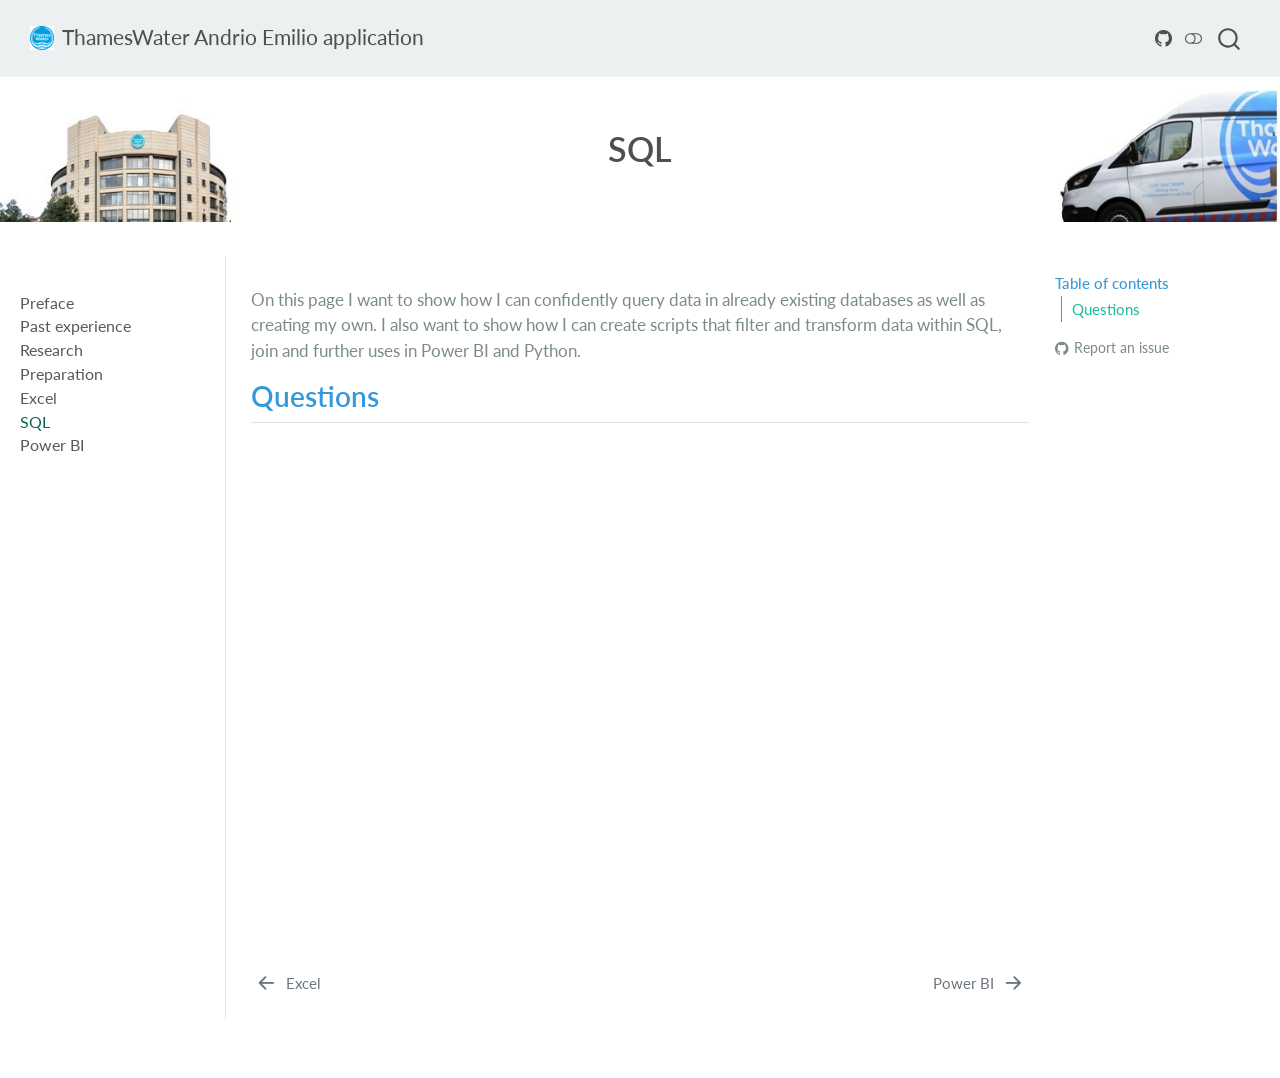
<file: docs/SQLStudy.html>
<!DOCTYPE html>
<html xmlns="http://www.w3.org/1999/xhtml" lang="en" xml:lang="en"><head>

<meta charset="utf-8">
<meta name="generator" content="quarto-1.4.551">

<meta name="viewport" content="width=device-width, initial-scale=1.0, user-scalable=yes">


<title>ThamesWater Andrio Emilio application - SQL</title>
<style>
code{white-space: pre-wrap;}
span.smallcaps{font-variant: small-caps;}
div.columns{display: flex; gap: min(4vw, 1.5em);}
div.column{flex: auto; overflow-x: auto;}
div.hanging-indent{margin-left: 1.5em; text-indent: -1.5em;}
ul.task-list{list-style: none;}
ul.task-list li input[type="checkbox"] {
  width: 0.8em;
  margin: 0 0.8em 0.2em -1em; /* quarto-specific, see https://github.com/quarto-dev/quarto-cli/issues/4556 */ 
  vertical-align: middle;
}
</style>


<script src="site_libs/quarto-nav/quarto-nav.js"></script>
<script src="site_libs/quarto-nav/headroom.min.js"></script>
<script src="site_libs/clipboard/clipboard.min.js"></script>
<script src="site_libs/quarto-search/autocomplete.umd.js"></script>
<script src="site_libs/quarto-search/fuse.min.js"></script>
<script src="site_libs/quarto-search/quarto-search.js"></script>
<meta name="quarto:offset" content="./">
<link href="./PowerBIStudy.html" rel="next">
<link href="./ExcelStudy.html" rel="prev">
<link href="./images/logo.png" rel="icon" type="image/png">
<script src="site_libs/quarto-html/quarto.js"></script>
<script src="site_libs/quarto-html/popper.min.js"></script>
<script src="site_libs/quarto-html/tippy.umd.min.js"></script>
<script src="site_libs/quarto-html/anchor.min.js"></script>
<link href="site_libs/quarto-html/tippy.css" rel="stylesheet">
<link href="site_libs/quarto-html/quarto-syntax-highlighting.css" rel="stylesheet" class="quarto-color-scheme" id="quarto-text-highlighting-styles">
<link href="site_libs/quarto-html/quarto-syntax-highlighting-dark.css" rel="prefetch" class="quarto-color-scheme quarto-color-alternate" id="quarto-text-highlighting-styles">
<script src="site_libs/bootstrap/bootstrap.min.js"></script>
<link href="site_libs/bootstrap/bootstrap-icons.css" rel="stylesheet">
<link href="site_libs/bootstrap/bootstrap.min.css" rel="stylesheet" class="quarto-color-scheme" id="quarto-bootstrap" data-mode="light">
<link href="site_libs/bootstrap/bootstrap-dark.min.css" rel="prefetch" class="quarto-color-scheme quarto-color-alternate" id="quarto-bootstrap" data-mode="dark">
<script id="quarto-search-options" type="application/json">{
  "location": "navbar",
  "copy-button": false,
  "collapse-after": 3,
  "panel-placement": "end",
  "type": "overlay",
  "limit": 50,
  "keyboard-shortcut": [
    "f",
    "/",
    "s"
  ],
  "show-item-context": false,
  "language": {
    "search-no-results-text": "No results",
    "search-matching-documents-text": "matching documents",
    "search-copy-link-title": "Copy link to search",
    "search-hide-matches-text": "Hide additional matches",
    "search-more-match-text": "more match in this document",
    "search-more-matches-text": "more matches in this document",
    "search-clear-button-title": "Clear",
    "search-text-placeholder": "",
    "search-detached-cancel-button-title": "Cancel",
    "search-submit-button-title": "Submit",
    "search-label": "Search"
  }
}</script>
<style>

      .quarto-title-block .quarto-title-banner {
        background-image: url(images/banner.jpg);
background-size: cover;
      }
</style>


<link rel="stylesheet" href="styles.css">
</head>

<body class="nav-sidebar docked nav-fixed">

<div id="quarto-search-results"></div>
  <header id="quarto-header" class="headroom fixed-top quarto-banner">
    <nav class="navbar navbar-expand-lg " data-bs-theme="dark">
      <div class="navbar-container container-fluid">
      <div class="navbar-brand-container mx-auto">
    <a href="./index.html" class="navbar-brand navbar-brand-logo">
    <img src="./images/logo.png" alt="" class="navbar-logo">
    </a>
    <a class="navbar-brand" href="./index.html">
    <span class="navbar-title">ThamesWater Andrio Emilio application</span>
    </a>
  </div>
            <div id="quarto-search" class="" title="Search"></div>
          <button class="navbar-toggler" type="button" data-bs-toggle="collapse" data-bs-target="#navbarCollapse" aria-controls="navbarCollapse" aria-expanded="false" aria-label="Toggle navigation" onclick="if (window.quartoToggleHeadroom) { window.quartoToggleHeadroom(); }">
  <span class="navbar-toggler-icon"></span>
</button>
          <div class="collapse navbar-collapse" id="navbarCollapse">
            <ul class="navbar-nav navbar-nav-scroll ms-auto">
</ul>
          </div> <!-- /navcollapse -->
          <div class="quarto-navbar-tools">
    <a href="https://github.com/andrioemilio/Interview_prep" title="Source Code" class="quarto-navigation-tool px-1" aria-label="Source Code"><i class="bi bi-github"></i></a>
  <a href="" class="quarto-color-scheme-toggle quarto-navigation-tool  px-1" onclick="window.quartoToggleColorScheme(); return false;" title="Toggle dark mode"><i class="bi"></i></a>
</div>
      </div> <!-- /container-fluid -->
    </nav>
  <nav class="quarto-secondary-nav">
    <div class="container-fluid d-flex">
      <button type="button" class="quarto-btn-toggle btn" data-bs-toggle="collapse" data-bs-target=".quarto-sidebar-collapse-item" aria-controls="quarto-sidebar" aria-expanded="false" aria-label="Toggle sidebar navigation" onclick="if (window.quartoToggleHeadroom) { window.quartoToggleHeadroom(); }">
        <i class="bi bi-layout-text-sidebar-reverse"></i>
      </button>
        <nav class="quarto-page-breadcrumbs" aria-label="breadcrumb"><ol class="breadcrumb"><li class="breadcrumb-item"><a href="./SQLStudy.html"><span class="chapter-title">SQL</span></a></li></ol></nav>
        <a class="flex-grow-1" role="button" data-bs-toggle="collapse" data-bs-target=".quarto-sidebar-collapse-item" aria-controls="quarto-sidebar" aria-expanded="false" aria-label="Toggle sidebar navigation" onclick="if (window.quartoToggleHeadroom) { window.quartoToggleHeadroom(); }">      
        </a>
    </div>
  </nav>
</header>
<!-- content -->
<header id="title-block-header" class="quarto-title-block default page-columns page-full">
  <div class="quarto-title-banner page-columns page-full">
    <div class="quarto-title column-body">
      <h1 class="title"><span class="chapter-title">SQL</span></h1>
                      </div>
  </div>
    
  
  <div class="quarto-title-meta">

      
    
      
    </div>
    
  
  </header><div id="quarto-content" class="quarto-container page-columns page-rows-contents page-layout-article page-navbar">
<!-- sidebar -->
  <nav id="quarto-sidebar" class="sidebar collapse collapse-horizontal quarto-sidebar-collapse-item sidebar-navigation docked overflow-auto">
    <div class="sidebar-menu-container"> 
    <ul class="list-unstyled mt-1">
        <li class="sidebar-item">
  <div class="sidebar-item-container"> 
  <a href="./index.html" class="sidebar-item-text sidebar-link">
 <span class="menu-text">Preface</span></a>
  </div>
</li>
        <li class="sidebar-item">
  <div class="sidebar-item-container"> 
  <a href="./intro.html" class="sidebar-item-text sidebar-link"><span class="chapter-title">Past experience</span></a>
  </div>
</li>
        <li class="sidebar-item">
  <div class="sidebar-item-container"> 
  <a href="./summary.html" class="sidebar-item-text sidebar-link"><span class="chapter-title">Research</span></a>
  </div>
</li>
        <li class="sidebar-item">
  <div class="sidebar-item-container"> 
  <a href="./prep.html" class="sidebar-item-text sidebar-link"><span class="chapter-title">Preparation</span></a>
  </div>
</li>
        <li class="sidebar-item">
  <div class="sidebar-item-container"> 
  <a href="./ExcelStudy.html" class="sidebar-item-text sidebar-link"><span class="chapter-title">Excel</span></a>
  </div>
</li>
        <li class="sidebar-item">
  <div class="sidebar-item-container"> 
  <a href="./SQLStudy.html" class="sidebar-item-text sidebar-link active"><span class="chapter-title">SQL</span></a>
  </div>
</li>
        <li class="sidebar-item">
  <div class="sidebar-item-container"> 
  <a href="./PowerBIStudy.html" class="sidebar-item-text sidebar-link"><span class="chapter-title">Power BI</span></a>
  </div>
</li>
    </ul>
    </div>
</nav>
<div id="quarto-sidebar-glass" class="quarto-sidebar-collapse-item" data-bs-toggle="collapse" data-bs-target=".quarto-sidebar-collapse-item"></div>
<!-- margin-sidebar -->
    <div id="quarto-margin-sidebar" class="sidebar margin-sidebar">
        <nav id="TOC" role="doc-toc" class="toc-active">
    <h2 id="toc-title">Table of contents</h2>
   
  <ul>
  <li><a href="#questions" id="toc-questions" class="nav-link active" data-scroll-target="#questions">Questions</a></li>
  </ul>
<div class="toc-actions"><ul><li><a href="https://github.com/andrioemilio/Interview_prep/issues/new" class="toc-action"><i class="bi bi-github"></i>Report an issue</a></li></ul></div></nav>
    </div>
<!-- main -->
<main class="content quarto-banner-title-block" id="quarto-document-content">





<p>On this page I want to show how I can confidently query data in already existing databases as well as creating my own. I also want to show how I can create scripts that filter and transform data within SQL, join and further uses in Power BI and Python.</p>
<section id="questions" class="level2">
<h2 class="anchored" data-anchor-id="questions">Questions</h2>


</section>

</main> <!-- /main -->
<script id="quarto-html-after-body" type="application/javascript">
window.document.addEventListener("DOMContentLoaded", function (event) {
  const toggleBodyColorMode = (bsSheetEl) => {
    const mode = bsSheetEl.getAttribute("data-mode");
    const bodyEl = window.document.querySelector("body");
    if (mode === "dark") {
      bodyEl.classList.add("quarto-dark");
      bodyEl.classList.remove("quarto-light");
    } else {
      bodyEl.classList.add("quarto-light");
      bodyEl.classList.remove("quarto-dark");
    }
  }
  const toggleBodyColorPrimary = () => {
    const bsSheetEl = window.document.querySelector("link#quarto-bootstrap");
    if (bsSheetEl) {
      toggleBodyColorMode(bsSheetEl);
    }
  }
  toggleBodyColorPrimary();  
  const disableStylesheet = (stylesheets) => {
    for (let i=0; i < stylesheets.length; i++) {
      const stylesheet = stylesheets[i];
      stylesheet.rel = 'prefetch';
    }
  }
  const enableStylesheet = (stylesheets) => {
    for (let i=0; i < stylesheets.length; i++) {
      const stylesheet = stylesheets[i];
      stylesheet.rel = 'stylesheet';
    }
  }
  const manageTransitions = (selector, allowTransitions) => {
    const els = window.document.querySelectorAll(selector);
    for (let i=0; i < els.length; i++) {
      const el = els[i];
      if (allowTransitions) {
        el.classList.remove('notransition');
      } else {
        el.classList.add('notransition');
      }
    }
  }
  const toggleGiscusIfUsed = (isAlternate, darkModeDefault) => {
    const baseTheme = document.querySelector('#giscus-base-theme')?.value ?? 'light';
    const alternateTheme = document.querySelector('#giscus-alt-theme')?.value ?? 'dark';
    let newTheme = '';
    if(darkModeDefault) {
      newTheme = isAlternate ? baseTheme : alternateTheme;
    } else {
      newTheme = isAlternate ? alternateTheme : baseTheme;
    }
    const changeGiscusTheme = () => {
      // From: https://github.com/giscus/giscus/issues/336
      const sendMessage = (message) => {
        const iframe = document.querySelector('iframe.giscus-frame');
        if (!iframe) return;
        iframe.contentWindow.postMessage({ giscus: message }, 'https://giscus.app');
      }
      sendMessage({
        setConfig: {
          theme: newTheme
        }
      });
    }
    const isGiscussLoaded = window.document.querySelector('iframe.giscus-frame') !== null;
    if (isGiscussLoaded) {
      changeGiscusTheme();
    }
  }
  const toggleColorMode = (alternate) => {
    // Switch the stylesheets
    const alternateStylesheets = window.document.querySelectorAll('link.quarto-color-scheme.quarto-color-alternate');
    manageTransitions('#quarto-margin-sidebar .nav-link', false);
    if (alternate) {
      enableStylesheet(alternateStylesheets);
      for (const sheetNode of alternateStylesheets) {
        if (sheetNode.id === "quarto-bootstrap") {
          toggleBodyColorMode(sheetNode);
        }
      }
    } else {
      disableStylesheet(alternateStylesheets);
      toggleBodyColorPrimary();
    }
    manageTransitions('#quarto-margin-sidebar .nav-link', true);
    // Switch the toggles
    const toggles = window.document.querySelectorAll('.quarto-color-scheme-toggle');
    for (let i=0; i < toggles.length; i++) {
      const toggle = toggles[i];
      if (toggle) {
        if (alternate) {
          toggle.classList.add("alternate");     
        } else {
          toggle.classList.remove("alternate");
        }
      }
    }
    // Hack to workaround the fact that safari doesn't
    // properly recolor the scrollbar when toggling (#1455)
    if (navigator.userAgent.indexOf('Safari') > 0 && navigator.userAgent.indexOf('Chrome') == -1) {
      manageTransitions("body", false);
      window.scrollTo(0, 1);
      setTimeout(() => {
        window.scrollTo(0, 0);
        manageTransitions("body", true);
      }, 40);  
    }
  }
  const isFileUrl = () => { 
    return window.location.protocol === 'file:';
  }
  const hasAlternateSentinel = () => {  
    let styleSentinel = getColorSchemeSentinel();
    if (styleSentinel !== null) {
      return styleSentinel === "alternate";
    } else {
      return false;
    }
  }
  const setStyleSentinel = (alternate) => {
    const value = alternate ? "alternate" : "default";
    if (!isFileUrl()) {
      window.localStorage.setItem("quarto-color-scheme", value);
    } else {
      localAlternateSentinel = value;
    }
  }
  const getColorSchemeSentinel = () => {
    if (!isFileUrl()) {
      const storageValue = window.localStorage.getItem("quarto-color-scheme");
      return storageValue != null ? storageValue : localAlternateSentinel;
    } else {
      return localAlternateSentinel;
    }
  }
  const darkModeDefault = false;
  let localAlternateSentinel = darkModeDefault ? 'alternate' : 'default';
  // Dark / light mode switch
  window.quartoToggleColorScheme = () => {
    // Read the current dark / light value 
    let toAlternate = !hasAlternateSentinel();
    toggleColorMode(toAlternate);
    setStyleSentinel(toAlternate);
    toggleGiscusIfUsed(toAlternate, darkModeDefault);
  };
  // Ensure there is a toggle, if there isn't float one in the top right
  if (window.document.querySelector('.quarto-color-scheme-toggle') === null) {
    const a = window.document.createElement('a');
    a.classList.add('top-right');
    a.classList.add('quarto-color-scheme-toggle');
    a.href = "";
    a.onclick = function() { try { window.quartoToggleColorScheme(); } catch {} return false; };
    const i = window.document.createElement("i");
    i.classList.add('bi');
    a.appendChild(i);
    window.document.body.appendChild(a);
  }
  // Switch to dark mode if need be
  if (hasAlternateSentinel()) {
    toggleColorMode(true);
  } else {
    toggleColorMode(false);
  }
  const icon = "";
  const anchorJS = new window.AnchorJS();
  anchorJS.options = {
    placement: 'right',
    icon: icon
  };
  anchorJS.add('.anchored');
  const isCodeAnnotation = (el) => {
    for (const clz of el.classList) {
      if (clz.startsWith('code-annotation-')) {                     
        return true;
      }
    }
    return false;
  }
  const clipboard = new window.ClipboardJS('.code-copy-button', {
    text: function(trigger) {
      const codeEl = trigger.previousElementSibling.cloneNode(true);
      for (const childEl of codeEl.children) {
        if (isCodeAnnotation(childEl)) {
          childEl.remove();
        }
      }
      return codeEl.innerText;
    }
  });
  clipboard.on('success', function(e) {
    // button target
    const button = e.trigger;
    // don't keep focus
    button.blur();
    // flash "checked"
    button.classList.add('code-copy-button-checked');
    var currentTitle = button.getAttribute("title");
    button.setAttribute("title", "Copied!");
    let tooltip;
    if (window.bootstrap) {
      button.setAttribute("data-bs-toggle", "tooltip");
      button.setAttribute("data-bs-placement", "left");
      button.setAttribute("data-bs-title", "Copied!");
      tooltip = new bootstrap.Tooltip(button, 
        { trigger: "manual", 
          customClass: "code-copy-button-tooltip",
          offset: [0, -8]});
      tooltip.show();    
    }
    setTimeout(function() {
      if (tooltip) {
        tooltip.hide();
        button.removeAttribute("data-bs-title");
        button.removeAttribute("data-bs-toggle");
        button.removeAttribute("data-bs-placement");
      }
      button.setAttribute("title", currentTitle);
      button.classList.remove('code-copy-button-checked');
    }, 1000);
    // clear code selection
    e.clearSelection();
  });
    var localhostRegex = new RegExp(/^(?:http|https):\/\/localhost\:?[0-9]*\//);
    var mailtoRegex = new RegExp(/^mailto:/);
      var filterRegex = new RegExp('/' + window.location.host + '/');
    var isInternal = (href) => {
        return filterRegex.test(href) || localhostRegex.test(href) || mailtoRegex.test(href);
    }
    // Inspect non-navigation links and adorn them if external
 	var links = window.document.querySelectorAll('a[href]:not(.nav-link):not(.navbar-brand):not(.toc-action):not(.sidebar-link):not(.sidebar-item-toggle):not(.pagination-link):not(.no-external):not([aria-hidden]):not(.dropdown-item):not(.quarto-navigation-tool)');
    for (var i=0; i<links.length; i++) {
      const link = links[i];
      if (!isInternal(link.href)) {
        // undo the damage that might have been done by quarto-nav.js in the case of
        // links that we want to consider external
        if (link.dataset.originalHref !== undefined) {
          link.href = link.dataset.originalHref;
        }
      }
    }
  function tippyHover(el, contentFn, onTriggerFn, onUntriggerFn) {
    const config = {
      allowHTML: true,
      maxWidth: 500,
      delay: 100,
      arrow: false,
      appendTo: function(el) {
          return el.parentElement;
      },
      interactive: true,
      interactiveBorder: 10,
      theme: 'quarto',
      placement: 'bottom-start',
    };
    if (contentFn) {
      config.content = contentFn;
    }
    if (onTriggerFn) {
      config.onTrigger = onTriggerFn;
    }
    if (onUntriggerFn) {
      config.onUntrigger = onUntriggerFn;
    }
    window.tippy(el, config); 
  }
  const noterefs = window.document.querySelectorAll('a[role="doc-noteref"]');
  for (var i=0; i<noterefs.length; i++) {
    const ref = noterefs[i];
    tippyHover(ref, function() {
      // use id or data attribute instead here
      let href = ref.getAttribute('data-footnote-href') || ref.getAttribute('href');
      try { href = new URL(href).hash; } catch {}
      const id = href.replace(/^#\/?/, "");
      const note = window.document.getElementById(id);
      if (note) {
        return note.innerHTML;
      } else {
        return "";
      }
    });
  }
  const xrefs = window.document.querySelectorAll('a.quarto-xref');
  const processXRef = (id, note) => {
    // Strip column container classes
    const stripColumnClz = (el) => {
      el.classList.remove("page-full", "page-columns");
      if (el.children) {
        for (const child of el.children) {
          stripColumnClz(child);
        }
      }
    }
    stripColumnClz(note)
    if (id === null || id.startsWith('sec-')) {
      // Special case sections, only their first couple elements
      const container = document.createElement("div");
      if (note.children && note.children.length > 2) {
        container.appendChild(note.children[0].cloneNode(true));
        for (let i = 1; i < note.children.length; i++) {
          const child = note.children[i];
          if (child.tagName === "P" && child.innerText === "") {
            continue;
          } else {
            container.appendChild(child.cloneNode(true));
            break;
          }
        }
        if (window.Quarto?.typesetMath) {
          window.Quarto.typesetMath(container);
        }
        return container.innerHTML
      } else {
        if (window.Quarto?.typesetMath) {
          window.Quarto.typesetMath(note);
        }
        return note.innerHTML;
      }
    } else {
      // Remove any anchor links if they are present
      const anchorLink = note.querySelector('a.anchorjs-link');
      if (anchorLink) {
        anchorLink.remove();
      }
      if (window.Quarto?.typesetMath) {
        window.Quarto.typesetMath(note);
      }
      // TODO in 1.5, we should make sure this works without a callout special case
      if (note.classList.contains("callout")) {
        return note.outerHTML;
      } else {
        return note.innerHTML;
      }
    }
  }
  for (var i=0; i<xrefs.length; i++) {
    const xref = xrefs[i];
    tippyHover(xref, undefined, function(instance) {
      instance.disable();
      let url = xref.getAttribute('href');
      let hash = undefined; 
      if (url.startsWith('#')) {
        hash = url;
      } else {
        try { hash = new URL(url).hash; } catch {}
      }
      if (hash) {
        const id = hash.replace(/^#\/?/, "");
        const note = window.document.getElementById(id);
        if (note !== null) {
          try {
            const html = processXRef(id, note.cloneNode(true));
            instance.setContent(html);
          } finally {
            instance.enable();
            instance.show();
          }
        } else {
          // See if we can fetch this
          fetch(url.split('#')[0])
          .then(res => res.text())
          .then(html => {
            const parser = new DOMParser();
            const htmlDoc = parser.parseFromString(html, "text/html");
            const note = htmlDoc.getElementById(id);
            if (note !== null) {
              const html = processXRef(id, note);
              instance.setContent(html);
            } 
          }).finally(() => {
            instance.enable();
            instance.show();
          });
        }
      } else {
        // See if we can fetch a full url (with no hash to target)
        // This is a special case and we should probably do some content thinning / targeting
        fetch(url)
        .then(res => res.text())
        .then(html => {
          const parser = new DOMParser();
          const htmlDoc = parser.parseFromString(html, "text/html");
          const note = htmlDoc.querySelector('main.content');
          if (note !== null) {
            // This should only happen for chapter cross references
            // (since there is no id in the URL)
            // remove the first header
            if (note.children.length > 0 && note.children[0].tagName === "HEADER") {
              note.children[0].remove();
            }
            const html = processXRef(null, note);
            instance.setContent(html);
          } 
        }).finally(() => {
          instance.enable();
          instance.show();
        });
      }
    }, function(instance) {
    });
  }
      let selectedAnnoteEl;
      const selectorForAnnotation = ( cell, annotation) => {
        let cellAttr = 'data-code-cell="' + cell + '"';
        let lineAttr = 'data-code-annotation="' +  annotation + '"';
        const selector = 'span[' + cellAttr + '][' + lineAttr + ']';
        return selector;
      }
      const selectCodeLines = (annoteEl) => {
        const doc = window.document;
        const targetCell = annoteEl.getAttribute("data-target-cell");
        const targetAnnotation = annoteEl.getAttribute("data-target-annotation");
        const annoteSpan = window.document.querySelector(selectorForAnnotation(targetCell, targetAnnotation));
        const lines = annoteSpan.getAttribute("data-code-lines").split(",");
        const lineIds = lines.map((line) => {
          return targetCell + "-" + line;
        })
        let top = null;
        let height = null;
        let parent = null;
        if (lineIds.length > 0) {
            //compute the position of the single el (top and bottom and make a div)
            const el = window.document.getElementById(lineIds[0]);
            top = el.offsetTop;
            height = el.offsetHeight;
            parent = el.parentElement.parentElement;
          if (lineIds.length > 1) {
            const lastEl = window.document.getElementById(lineIds[lineIds.length - 1]);
            const bottom = lastEl.offsetTop + lastEl.offsetHeight;
            height = bottom - top;
          }
          if (top !== null && height !== null && parent !== null) {
            // cook up a div (if necessary) and position it 
            let div = window.document.getElementById("code-annotation-line-highlight");
            if (div === null) {
              div = window.document.createElement("div");
              div.setAttribute("id", "code-annotation-line-highlight");
              div.style.position = 'absolute';
              parent.appendChild(div);
            }
            div.style.top = top - 2 + "px";
            div.style.height = height + 4 + "px";
            div.style.left = 0;
            let gutterDiv = window.document.getElementById("code-annotation-line-highlight-gutter");
            if (gutterDiv === null) {
              gutterDiv = window.document.createElement("div");
              gutterDiv.setAttribute("id", "code-annotation-line-highlight-gutter");
              gutterDiv.style.position = 'absolute';
              const codeCell = window.document.getElementById(targetCell);
              const gutter = codeCell.querySelector('.code-annotation-gutter');
              gutter.appendChild(gutterDiv);
            }
            gutterDiv.style.top = top - 2 + "px";
            gutterDiv.style.height = height + 4 + "px";
          }
          selectedAnnoteEl = annoteEl;
        }
      };
      const unselectCodeLines = () => {
        const elementsIds = ["code-annotation-line-highlight", "code-annotation-line-highlight-gutter"];
        elementsIds.forEach((elId) => {
          const div = window.document.getElementById(elId);
          if (div) {
            div.remove();
          }
        });
        selectedAnnoteEl = undefined;
      };
        // Handle positioning of the toggle
    window.addEventListener(
      "resize",
      throttle(() => {
        elRect = undefined;
        if (selectedAnnoteEl) {
          selectCodeLines(selectedAnnoteEl);
        }
      }, 10)
    );
    function throttle(fn, ms) {
    let throttle = false;
    let timer;
      return (...args) => {
        if(!throttle) { // first call gets through
            fn.apply(this, args);
            throttle = true;
        } else { // all the others get throttled
            if(timer) clearTimeout(timer); // cancel #2
            timer = setTimeout(() => {
              fn.apply(this, args);
              timer = throttle = false;
            }, ms);
        }
      };
    }
      // Attach click handler to the DT
      const annoteDls = window.document.querySelectorAll('dt[data-target-cell]');
      for (const annoteDlNode of annoteDls) {
        annoteDlNode.addEventListener('click', (event) => {
          const clickedEl = event.target;
          if (clickedEl !== selectedAnnoteEl) {
            unselectCodeLines();
            const activeEl = window.document.querySelector('dt[data-target-cell].code-annotation-active');
            if (activeEl) {
              activeEl.classList.remove('code-annotation-active');
            }
            selectCodeLines(clickedEl);
            clickedEl.classList.add('code-annotation-active');
          } else {
            // Unselect the line
            unselectCodeLines();
            clickedEl.classList.remove('code-annotation-active');
          }
        });
      }
  const findCites = (el) => {
    const parentEl = el.parentElement;
    if (parentEl) {
      const cites = parentEl.dataset.cites;
      if (cites) {
        return {
          el,
          cites: cites.split(' ')
        };
      } else {
        return findCites(el.parentElement)
      }
    } else {
      return undefined;
    }
  };
  var bibliorefs = window.document.querySelectorAll('a[role="doc-biblioref"]');
  for (var i=0; i<bibliorefs.length; i++) {
    const ref = bibliorefs[i];
    const citeInfo = findCites(ref);
    if (citeInfo) {
      tippyHover(citeInfo.el, function() {
        var popup = window.document.createElement('div');
        citeInfo.cites.forEach(function(cite) {
          var citeDiv = window.document.createElement('div');
          citeDiv.classList.add('hanging-indent');
          citeDiv.classList.add('csl-entry');
          var biblioDiv = window.document.getElementById('ref-' + cite);
          if (biblioDiv) {
            citeDiv.innerHTML = biblioDiv.innerHTML;
          }
          popup.appendChild(citeDiv);
        });
        return popup.innerHTML;
      });
    }
  }
});
</script>
<nav class="page-navigation">
  <div class="nav-page nav-page-previous">
      <a href="./ExcelStudy.html" class="pagination-link" aria-label="Excel">
        <i class="bi bi-arrow-left-short"></i> <span class="nav-page-text"><span class="chapter-title">Excel</span></span>
      </a>          
  </div>
  <div class="nav-page nav-page-next">
      <a href="./PowerBIStudy.html" class="pagination-link" aria-label="Power BI">
        <span class="nav-page-text"><span class="chapter-title">Power BI</span></span> <i class="bi bi-arrow-right-short"></i>
      </a>
  </div>
</nav>
</div> <!-- /content -->




<footer class="footer"><div class="nav-footer"><div class="nav-footer-center"><div class="toc-actions d-sm-block d-md-none"><ul><li><a href="https://github.com/andrioemilio/Interview_prep/issues/new" class="toc-action"><i class="bi bi-github"></i>Report an issue</a></li></ul></div></div></div></footer></body></html>
</file>
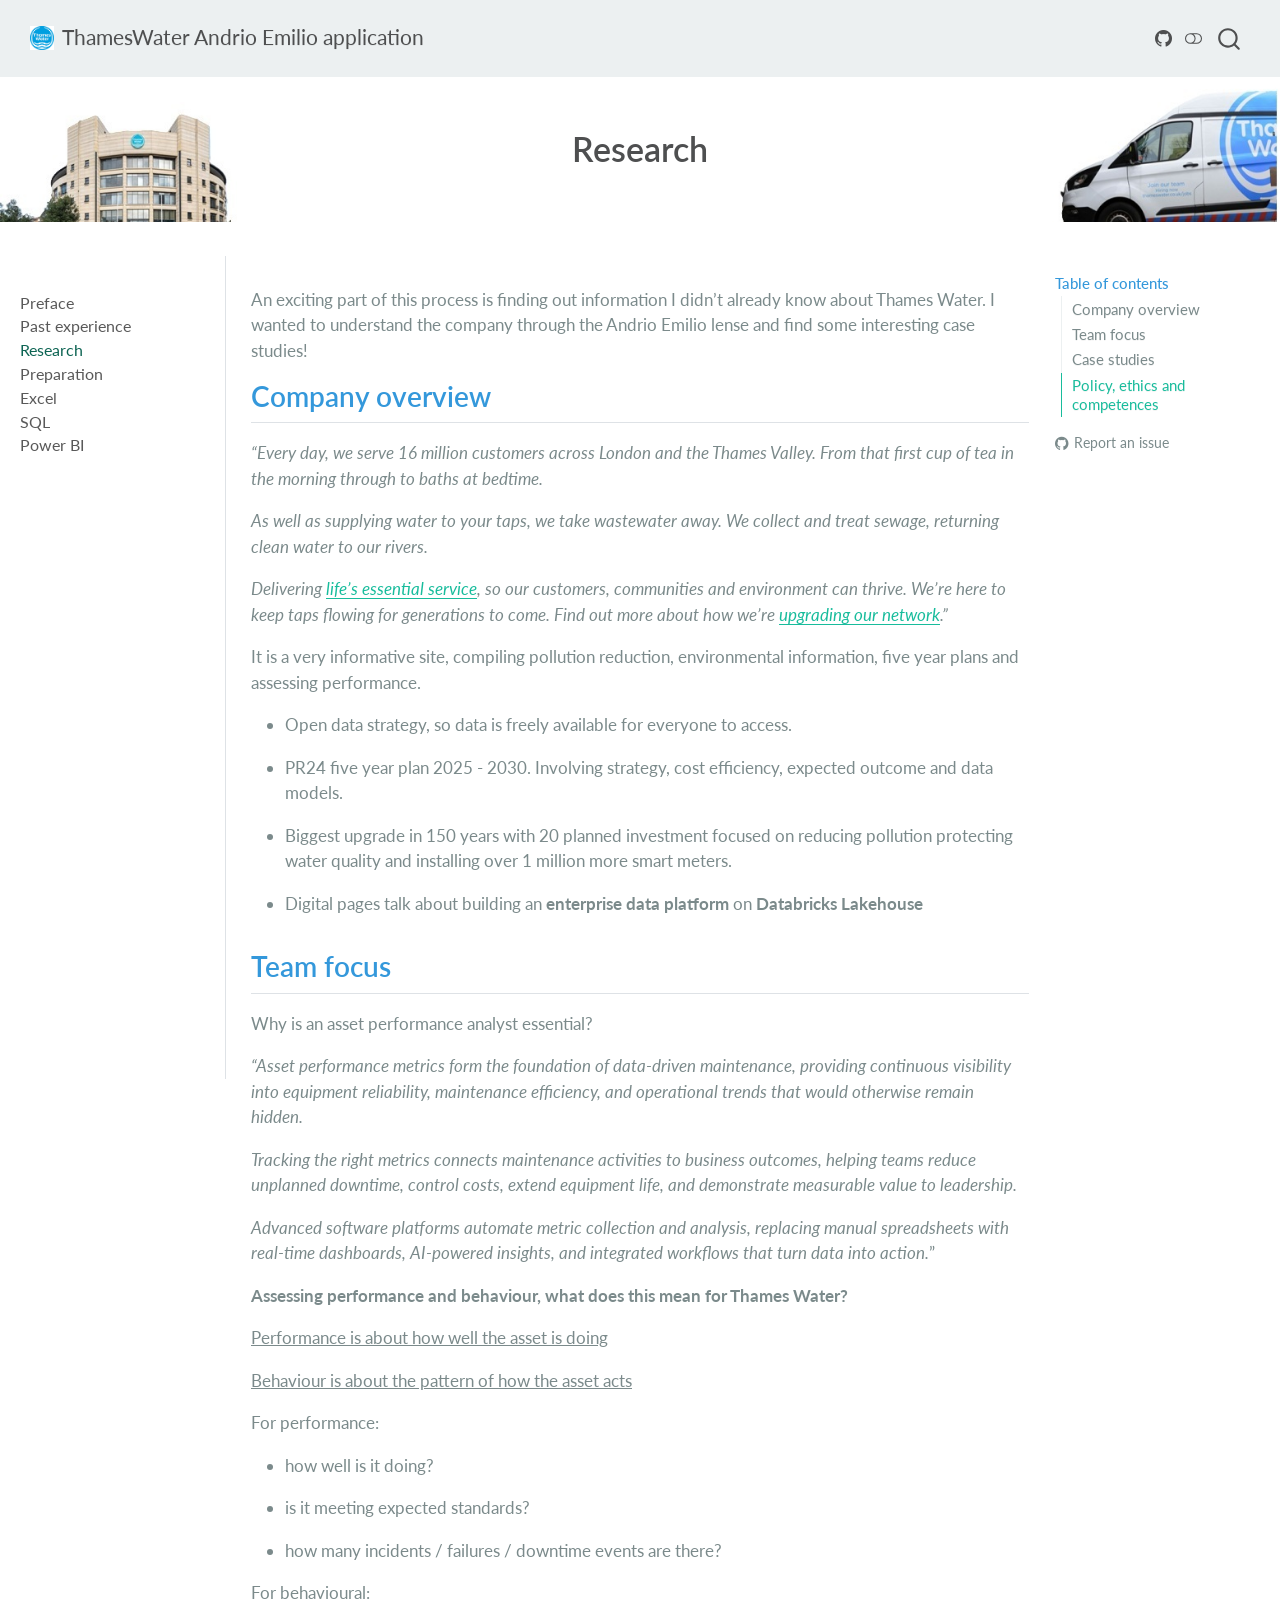
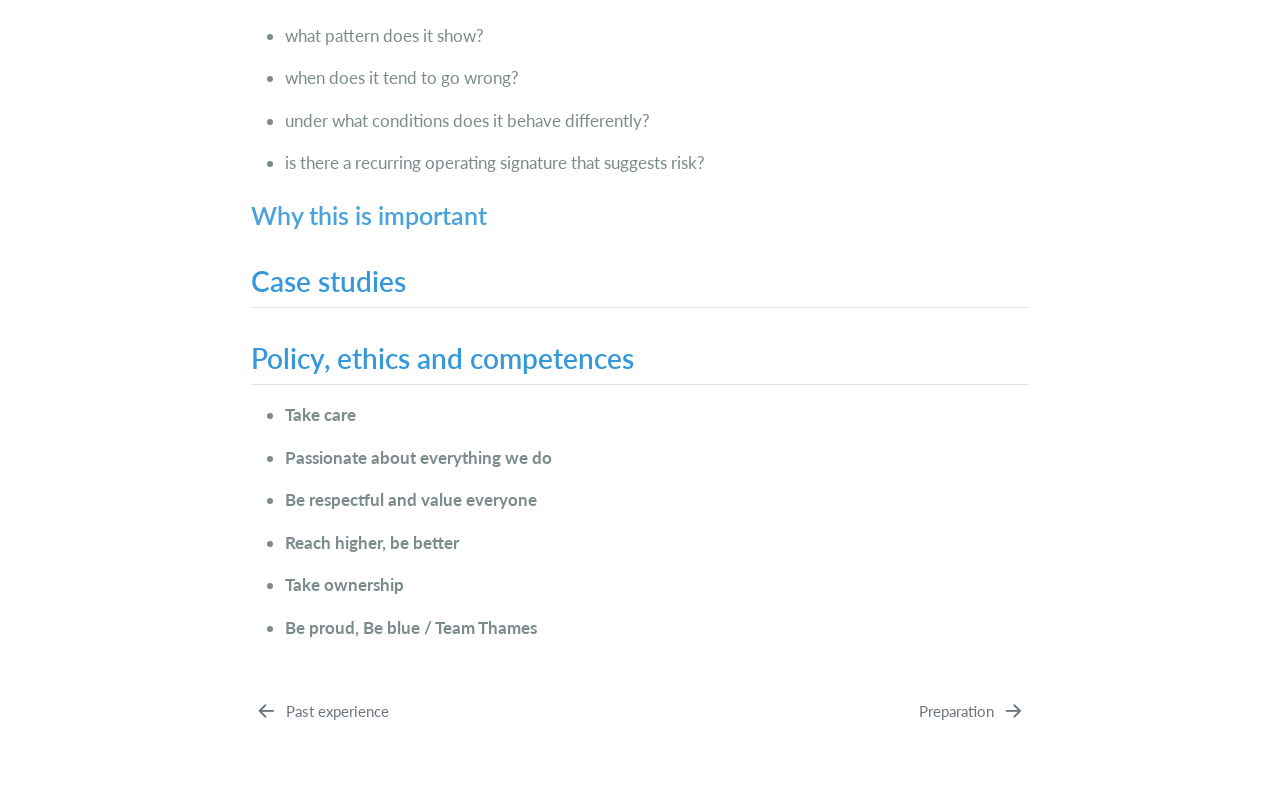
<file: docs/summary.html>
<!DOCTYPE html>
<html xmlns="http://www.w3.org/1999/xhtml" lang="en" xml:lang="en"><head>

<meta charset="utf-8">
<meta name="generator" content="quarto-1.4.551">

<meta name="viewport" content="width=device-width, initial-scale=1.0, user-scalable=yes">


<title>ThamesWater Andrio Emilio application - Research</title>
<style>
code{white-space: pre-wrap;}
span.smallcaps{font-variant: small-caps;}
div.columns{display: flex; gap: min(4vw, 1.5em);}
div.column{flex: auto; overflow-x: auto;}
div.hanging-indent{margin-left: 1.5em; text-indent: -1.5em;}
ul.task-list{list-style: none;}
ul.task-list li input[type="checkbox"] {
  width: 0.8em;
  margin: 0 0.8em 0.2em -1em; /* quarto-specific, see https://github.com/quarto-dev/quarto-cli/issues/4556 */ 
  vertical-align: middle;
}
</style>


<script src="site_libs/quarto-nav/quarto-nav.js"></script>
<script src="site_libs/quarto-nav/headroom.min.js"></script>
<script src="site_libs/clipboard/clipboard.min.js"></script>
<script src="site_libs/quarto-search/autocomplete.umd.js"></script>
<script src="site_libs/quarto-search/fuse.min.js"></script>
<script src="site_libs/quarto-search/quarto-search.js"></script>
<meta name="quarto:offset" content="./">
<link href="./prep.html" rel="next">
<link href="./intro.html" rel="prev">
<link href="./images/logo.png" rel="icon" type="image/png">
<script src="site_libs/quarto-html/quarto.js"></script>
<script src="site_libs/quarto-html/popper.min.js"></script>
<script src="site_libs/quarto-html/tippy.umd.min.js"></script>
<script src="site_libs/quarto-html/anchor.min.js"></script>
<link href="site_libs/quarto-html/tippy.css" rel="stylesheet">
<link href="site_libs/quarto-html/quarto-syntax-highlighting.css" rel="stylesheet" class="quarto-color-scheme" id="quarto-text-highlighting-styles">
<link href="site_libs/quarto-html/quarto-syntax-highlighting-dark.css" rel="prefetch" class="quarto-color-scheme quarto-color-alternate" id="quarto-text-highlighting-styles">
<script src="site_libs/bootstrap/bootstrap.min.js"></script>
<link href="site_libs/bootstrap/bootstrap-icons.css" rel="stylesheet">
<link href="site_libs/bootstrap/bootstrap.min.css" rel="stylesheet" class="quarto-color-scheme" id="quarto-bootstrap" data-mode="light">
<link href="site_libs/bootstrap/bootstrap-dark.min.css" rel="prefetch" class="quarto-color-scheme quarto-color-alternate" id="quarto-bootstrap" data-mode="dark">
<script id="quarto-search-options" type="application/json">{
  "location": "navbar",
  "copy-button": false,
  "collapse-after": 3,
  "panel-placement": "end",
  "type": "overlay",
  "limit": 50,
  "keyboard-shortcut": [
    "f",
    "/",
    "s"
  ],
  "show-item-context": false,
  "language": {
    "search-no-results-text": "No results",
    "search-matching-documents-text": "matching documents",
    "search-copy-link-title": "Copy link to search",
    "search-hide-matches-text": "Hide additional matches",
    "search-more-match-text": "more match in this document",
    "search-more-matches-text": "more matches in this document",
    "search-clear-button-title": "Clear",
    "search-text-placeholder": "",
    "search-detached-cancel-button-title": "Cancel",
    "search-submit-button-title": "Submit",
    "search-label": "Search"
  }
}</script>
<style>

      .quarto-title-block .quarto-title-banner {
        background-image: url(images/banner.jpg);
background-size: cover;
      }
</style>


<link rel="stylesheet" href="styles.css">
</head>

<body class="nav-sidebar docked nav-fixed">

<div id="quarto-search-results"></div>
  <header id="quarto-header" class="headroom fixed-top quarto-banner">
    <nav class="navbar navbar-expand-lg " data-bs-theme="dark">
      <div class="navbar-container container-fluid">
      <div class="navbar-brand-container mx-auto">
    <a href="./index.html" class="navbar-brand navbar-brand-logo">
    <img src="./images/logo.png" alt="" class="navbar-logo">
    </a>
    <a class="navbar-brand" href="./index.html">
    <span class="navbar-title">ThamesWater Andrio Emilio application</span>
    </a>
  </div>
            <div id="quarto-search" class="" title="Search"></div>
          <button class="navbar-toggler" type="button" data-bs-toggle="collapse" data-bs-target="#navbarCollapse" aria-controls="navbarCollapse" aria-expanded="false" aria-label="Toggle navigation" onclick="if (window.quartoToggleHeadroom) { window.quartoToggleHeadroom(); }">
  <span class="navbar-toggler-icon"></span>
</button>
          <div class="collapse navbar-collapse" id="navbarCollapse">
            <ul class="navbar-nav navbar-nav-scroll ms-auto">
</ul>
          </div> <!-- /navcollapse -->
          <div class="quarto-navbar-tools">
    <a href="https://github.com/andrioemilio/Interview_prep" title="Source Code" class="quarto-navigation-tool px-1" aria-label="Source Code"><i class="bi bi-github"></i></a>
  <a href="" class="quarto-color-scheme-toggle quarto-navigation-tool  px-1" onclick="window.quartoToggleColorScheme(); return false;" title="Toggle dark mode"><i class="bi"></i></a>
</div>
      </div> <!-- /container-fluid -->
    </nav>
  <nav class="quarto-secondary-nav">
    <div class="container-fluid d-flex">
      <button type="button" class="quarto-btn-toggle btn" data-bs-toggle="collapse" data-bs-target=".quarto-sidebar-collapse-item" aria-controls="quarto-sidebar" aria-expanded="false" aria-label="Toggle sidebar navigation" onclick="if (window.quartoToggleHeadroom) { window.quartoToggleHeadroom(); }">
        <i class="bi bi-layout-text-sidebar-reverse"></i>
      </button>
        <nav class="quarto-page-breadcrumbs" aria-label="breadcrumb"><ol class="breadcrumb"><li class="breadcrumb-item"><a href="./summary.html"><span class="chapter-title">Research</span></a></li></ol></nav>
        <a class="flex-grow-1" role="button" data-bs-toggle="collapse" data-bs-target=".quarto-sidebar-collapse-item" aria-controls="quarto-sidebar" aria-expanded="false" aria-label="Toggle sidebar navigation" onclick="if (window.quartoToggleHeadroom) { window.quartoToggleHeadroom(); }">      
        </a>
    </div>
  </nav>
</header>
<!-- content -->
<header id="title-block-header" class="quarto-title-block default page-columns page-full">
  <div class="quarto-title-banner page-columns page-full">
    <div class="quarto-title column-body">
      <h1 class="title"><span class="chapter-title">Research</span></h1>
                      </div>
  </div>
    
  
  <div class="quarto-title-meta">

      
    
      
    </div>
    
  
  </header><div id="quarto-content" class="quarto-container page-columns page-rows-contents page-layout-article page-navbar">
<!-- sidebar -->
  <nav id="quarto-sidebar" class="sidebar collapse collapse-horizontal quarto-sidebar-collapse-item sidebar-navigation docked overflow-auto">
    <div class="sidebar-menu-container"> 
    <ul class="list-unstyled mt-1">
        <li class="sidebar-item">
  <div class="sidebar-item-container"> 
  <a href="./index.html" class="sidebar-item-text sidebar-link">
 <span class="menu-text">Preface</span></a>
  </div>
</li>
        <li class="sidebar-item">
  <div class="sidebar-item-container"> 
  <a href="./intro.html" class="sidebar-item-text sidebar-link"><span class="chapter-title">Past experience</span></a>
  </div>
</li>
        <li class="sidebar-item">
  <div class="sidebar-item-container"> 
  <a href="./summary.html" class="sidebar-item-text sidebar-link active"><span class="chapter-title">Research</span></a>
  </div>
</li>
        <li class="sidebar-item">
  <div class="sidebar-item-container"> 
  <a href="./prep.html" class="sidebar-item-text sidebar-link"><span class="chapter-title">Preparation</span></a>
  </div>
</li>
        <li class="sidebar-item">
  <div class="sidebar-item-container"> 
  <a href="./ExcelStudy.html" class="sidebar-item-text sidebar-link"><span class="chapter-title">Excel</span></a>
  </div>
</li>
        <li class="sidebar-item">
  <div class="sidebar-item-container"> 
  <a href="./SQLStudy.html" class="sidebar-item-text sidebar-link"><span class="chapter-title">SQL</span></a>
  </div>
</li>
        <li class="sidebar-item">
  <div class="sidebar-item-container"> 
  <a href="./PowerBIStudy.html" class="sidebar-item-text sidebar-link"><span class="chapter-title">Power BI</span></a>
  </div>
</li>
    </ul>
    </div>
</nav>
<div id="quarto-sidebar-glass" class="quarto-sidebar-collapse-item" data-bs-toggle="collapse" data-bs-target=".quarto-sidebar-collapse-item"></div>
<!-- margin-sidebar -->
    <div id="quarto-margin-sidebar" class="sidebar margin-sidebar">
        <nav id="TOC" role="doc-toc" class="toc-active">
    <h2 id="toc-title">Table of contents</h2>
   
  <ul>
  <li><a href="#company-overview" id="toc-company-overview" class="nav-link active" data-scroll-target="#company-overview">Company overview</a></li>
  <li><a href="#team-focus" id="toc-team-focus" class="nav-link" data-scroll-target="#team-focus">Team focus</a>
  <ul class="collapse">
  <li><a href="#why-this-is-important" id="toc-why-this-is-important" class="nav-link" data-scroll-target="#why-this-is-important">Why this is important</a></li>
  </ul></li>
  <li><a href="#case-studies" id="toc-case-studies" class="nav-link" data-scroll-target="#case-studies">Case studies</a></li>
  <li><a href="#policy-ethics-and-competences" id="toc-policy-ethics-and-competences" class="nav-link" data-scroll-target="#policy-ethics-and-competences">Policy, ethics and competences</a></li>
  </ul>
<div class="toc-actions"><ul><li><a href="https://github.com/andrioemilio/Interview_prep/issues/new" class="toc-action"><i class="bi bi-github"></i>Report an issue</a></li></ul></div></nav>
    </div>
<!-- main -->
<main class="content quarto-banner-title-block" id="quarto-document-content">





<p>An exciting part of this process is finding out information I didn’t already know about Thames Water. I wanted to understand the company through the Andrio Emilio lense and find some interesting case studies!</p>
<section id="company-overview" class="level2">
<h2 class="anchored" data-anchor-id="company-overview">Company overview</h2>
<p><em>“Every day, we serve 16 million customers across London and the Thames Valley. From that first cup of tea in the morning through to baths at bedtime.</em></p>
<p><em>As well as supplying water to your taps, we take wastewater away. We collect and treat sewage, returning clean water to our rivers.</em></p>
<p><em>Delivering&nbsp;<a href="https://www.thameswater.co.uk/about-us/thames-water-explained">life’s essential service</a>, so our customers, communities and environment can thrive. We’re here to keep taps flowing for generations to come. Find out more about how we’re&nbsp;<a href="https://www.thameswater.co.uk/about-us/our-biggest-upgrade">upgrading our network</a>.”</em></p>
<p>It is a very informative site, compiling pollution reduction, environmental information, five year plans and assessing performance.</p>
<ul>
<li><p>Open data strategy, so data is freely available for everyone to access.</p></li>
<li><p>PR24 five year plan 2025 - 2030. Involving strategy, cost efficiency, expected outcome and data models.</p></li>
<li><p>Biggest upgrade in 150 years with 20 planned investment focused on reducing pollution protecting water quality and installing over 1 million more smart meters.</p></li>
<li><p>Digital pages talk about building an <strong>enterprise data platform</strong> on <strong>Databricks Lakehouse</strong></p></li>
</ul>
</section>
<section id="team-focus" class="level2">
<h2 class="anchored" data-anchor-id="team-focus">Team focus</h2>
<p>Why is an asset performance analyst essential?</p>
<p><em>“Asset performance metrics form the foundation of data-driven maintenance, providing continuous visibility into equipment reliability, maintenance efficiency, and operational trends that would otherwise remain hidden.</em></p>
<p><em>Tracking the right metrics connects maintenance activities to business outcomes, helping teams reduce unplanned downtime, control costs, extend equipment life, and demonstrate measurable value to leadership.</em></p>
<p><em>Advanced software platforms automate metric collection and analysis, replacing manual spreadsheets with real-time dashboards, AI-powered insights, and integrated workflows that turn data into action.</em>”</p>
<p><strong>Assessing performance and behaviour, what does this mean for Thames Water?</strong></p>
<p><u>Performance is about how well the asset is doing</u></p>
<p><u>Behaviour is about the pattern of how the asset acts<br>
</u></p>
<p>For performance:</p>
<ul>
<li><p>how well is it doing?</p></li>
<li><p>is it meeting expected standards?</p></li>
<li><p>how many incidents / failures / downtime events are there?</p></li>
</ul>
<p>For behavioural:</p>
<ul>
<li><p>what pattern does it show?</p></li>
<li><p>when does it tend to go wrong?</p></li>
<li><p>under what conditions does it behave differently?</p></li>
<li><p>is there a recurring operating signature that suggests risk?</p></li>
</ul>
<section id="why-this-is-important" class="level3">
<h3 class="anchored" data-anchor-id="why-this-is-important">Why this is important</h3>
</section>
</section>
<section id="case-studies" class="level2">
<h2 class="anchored" data-anchor-id="case-studies">Case studies</h2>
</section>
<section id="policy-ethics-and-competences" class="level2">
<h2 class="anchored" data-anchor-id="policy-ethics-and-competences">Policy, ethics and competences</h2>
<ul>
<li><strong>Take care</strong></li>
</ul>
<!-- -->
<ul>
<li><strong>Passionate about everything we do</strong></li>
</ul>
<!-- -->
<ul>
<li><strong>Be respectful and value everyone</strong></li>
</ul>
<!-- -->
<ul>
<li><strong>Reach higher, be better</strong></li>
</ul>
<!-- -->
<ul>
<li><strong>Take ownership</strong></li>
</ul>
<!-- -->
<ul>
<li><strong>Be proud, Be blue / Team Thames</strong></li>
</ul>


</section>

</main> <!-- /main -->
<script id="quarto-html-after-body" type="application/javascript">
window.document.addEventListener("DOMContentLoaded", function (event) {
  const toggleBodyColorMode = (bsSheetEl) => {
    const mode = bsSheetEl.getAttribute("data-mode");
    const bodyEl = window.document.querySelector("body");
    if (mode === "dark") {
      bodyEl.classList.add("quarto-dark");
      bodyEl.classList.remove("quarto-light");
    } else {
      bodyEl.classList.add("quarto-light");
      bodyEl.classList.remove("quarto-dark");
    }
  }
  const toggleBodyColorPrimary = () => {
    const bsSheetEl = window.document.querySelector("link#quarto-bootstrap");
    if (bsSheetEl) {
      toggleBodyColorMode(bsSheetEl);
    }
  }
  toggleBodyColorPrimary();  
  const disableStylesheet = (stylesheets) => {
    for (let i=0; i < stylesheets.length; i++) {
      const stylesheet = stylesheets[i];
      stylesheet.rel = 'prefetch';
    }
  }
  const enableStylesheet = (stylesheets) => {
    for (let i=0; i < stylesheets.length; i++) {
      const stylesheet = stylesheets[i];
      stylesheet.rel = 'stylesheet';
    }
  }
  const manageTransitions = (selector, allowTransitions) => {
    const els = window.document.querySelectorAll(selector);
    for (let i=0; i < els.length; i++) {
      const el = els[i];
      if (allowTransitions) {
        el.classList.remove('notransition');
      } else {
        el.classList.add('notransition');
      }
    }
  }
  const toggleGiscusIfUsed = (isAlternate, darkModeDefault) => {
    const baseTheme = document.querySelector('#giscus-base-theme')?.value ?? 'light';
    const alternateTheme = document.querySelector('#giscus-alt-theme')?.value ?? 'dark';
    let newTheme = '';
    if(darkModeDefault) {
      newTheme = isAlternate ? baseTheme : alternateTheme;
    } else {
      newTheme = isAlternate ? alternateTheme : baseTheme;
    }
    const changeGiscusTheme = () => {
      // From: https://github.com/giscus/giscus/issues/336
      const sendMessage = (message) => {
        const iframe = document.querySelector('iframe.giscus-frame');
        if (!iframe) return;
        iframe.contentWindow.postMessage({ giscus: message }, 'https://giscus.app');
      }
      sendMessage({
        setConfig: {
          theme: newTheme
        }
      });
    }
    const isGiscussLoaded = window.document.querySelector('iframe.giscus-frame') !== null;
    if (isGiscussLoaded) {
      changeGiscusTheme();
    }
  }
  const toggleColorMode = (alternate) => {
    // Switch the stylesheets
    const alternateStylesheets = window.document.querySelectorAll('link.quarto-color-scheme.quarto-color-alternate');
    manageTransitions('#quarto-margin-sidebar .nav-link', false);
    if (alternate) {
      enableStylesheet(alternateStylesheets);
      for (const sheetNode of alternateStylesheets) {
        if (sheetNode.id === "quarto-bootstrap") {
          toggleBodyColorMode(sheetNode);
        }
      }
    } else {
      disableStylesheet(alternateStylesheets);
      toggleBodyColorPrimary();
    }
    manageTransitions('#quarto-margin-sidebar .nav-link', true);
    // Switch the toggles
    const toggles = window.document.querySelectorAll('.quarto-color-scheme-toggle');
    for (let i=0; i < toggles.length; i++) {
      const toggle = toggles[i];
      if (toggle) {
        if (alternate) {
          toggle.classList.add("alternate");     
        } else {
          toggle.classList.remove("alternate");
        }
      }
    }
    // Hack to workaround the fact that safari doesn't
    // properly recolor the scrollbar when toggling (#1455)
    if (navigator.userAgent.indexOf('Safari') > 0 && navigator.userAgent.indexOf('Chrome') == -1) {
      manageTransitions("body", false);
      window.scrollTo(0, 1);
      setTimeout(() => {
        window.scrollTo(0, 0);
        manageTransitions("body", true);
      }, 40);  
    }
  }
  const isFileUrl = () => { 
    return window.location.protocol === 'file:';
  }
  const hasAlternateSentinel = () => {  
    let styleSentinel = getColorSchemeSentinel();
    if (styleSentinel !== null) {
      return styleSentinel === "alternate";
    } else {
      return false;
    }
  }
  const setStyleSentinel = (alternate) => {
    const value = alternate ? "alternate" : "default";
    if (!isFileUrl()) {
      window.localStorage.setItem("quarto-color-scheme", value);
    } else {
      localAlternateSentinel = value;
    }
  }
  const getColorSchemeSentinel = () => {
    if (!isFileUrl()) {
      const storageValue = window.localStorage.getItem("quarto-color-scheme");
      return storageValue != null ? storageValue : localAlternateSentinel;
    } else {
      return localAlternateSentinel;
    }
  }
  const darkModeDefault = false;
  let localAlternateSentinel = darkModeDefault ? 'alternate' : 'default';
  // Dark / light mode switch
  window.quartoToggleColorScheme = () => {
    // Read the current dark / light value 
    let toAlternate = !hasAlternateSentinel();
    toggleColorMode(toAlternate);
    setStyleSentinel(toAlternate);
    toggleGiscusIfUsed(toAlternate, darkModeDefault);
  };
  // Ensure there is a toggle, if there isn't float one in the top right
  if (window.document.querySelector('.quarto-color-scheme-toggle') === null) {
    const a = window.document.createElement('a');
    a.classList.add('top-right');
    a.classList.add('quarto-color-scheme-toggle');
    a.href = "";
    a.onclick = function() { try { window.quartoToggleColorScheme(); } catch {} return false; };
    const i = window.document.createElement("i");
    i.classList.add('bi');
    a.appendChild(i);
    window.document.body.appendChild(a);
  }
  // Switch to dark mode if need be
  if (hasAlternateSentinel()) {
    toggleColorMode(true);
  } else {
    toggleColorMode(false);
  }
  const icon = "";
  const anchorJS = new window.AnchorJS();
  anchorJS.options = {
    placement: 'right',
    icon: icon
  };
  anchorJS.add('.anchored');
  const isCodeAnnotation = (el) => {
    for (const clz of el.classList) {
      if (clz.startsWith('code-annotation-')) {                     
        return true;
      }
    }
    return false;
  }
  const clipboard = new window.ClipboardJS('.code-copy-button', {
    text: function(trigger) {
      const codeEl = trigger.previousElementSibling.cloneNode(true);
      for (const childEl of codeEl.children) {
        if (isCodeAnnotation(childEl)) {
          childEl.remove();
        }
      }
      return codeEl.innerText;
    }
  });
  clipboard.on('success', function(e) {
    // button target
    const button = e.trigger;
    // don't keep focus
    button.blur();
    // flash "checked"
    button.classList.add('code-copy-button-checked');
    var currentTitle = button.getAttribute("title");
    button.setAttribute("title", "Copied!");
    let tooltip;
    if (window.bootstrap) {
      button.setAttribute("data-bs-toggle", "tooltip");
      button.setAttribute("data-bs-placement", "left");
      button.setAttribute("data-bs-title", "Copied!");
      tooltip = new bootstrap.Tooltip(button, 
        { trigger: "manual", 
          customClass: "code-copy-button-tooltip",
          offset: [0, -8]});
      tooltip.show();    
    }
    setTimeout(function() {
      if (tooltip) {
        tooltip.hide();
        button.removeAttribute("data-bs-title");
        button.removeAttribute("data-bs-toggle");
        button.removeAttribute("data-bs-placement");
      }
      button.setAttribute("title", currentTitle);
      button.classList.remove('code-copy-button-checked');
    }, 1000);
    // clear code selection
    e.clearSelection();
  });
    var localhostRegex = new RegExp(/^(?:http|https):\/\/localhost\:?[0-9]*\//);
    var mailtoRegex = new RegExp(/^mailto:/);
      var filterRegex = new RegExp('/' + window.location.host + '/');
    var isInternal = (href) => {
        return filterRegex.test(href) || localhostRegex.test(href) || mailtoRegex.test(href);
    }
    // Inspect non-navigation links and adorn them if external
 	var links = window.document.querySelectorAll('a[href]:not(.nav-link):not(.navbar-brand):not(.toc-action):not(.sidebar-link):not(.sidebar-item-toggle):not(.pagination-link):not(.no-external):not([aria-hidden]):not(.dropdown-item):not(.quarto-navigation-tool)');
    for (var i=0; i<links.length; i++) {
      const link = links[i];
      if (!isInternal(link.href)) {
        // undo the damage that might have been done by quarto-nav.js in the case of
        // links that we want to consider external
        if (link.dataset.originalHref !== undefined) {
          link.href = link.dataset.originalHref;
        }
      }
    }
  function tippyHover(el, contentFn, onTriggerFn, onUntriggerFn) {
    const config = {
      allowHTML: true,
      maxWidth: 500,
      delay: 100,
      arrow: false,
      appendTo: function(el) {
          return el.parentElement;
      },
      interactive: true,
      interactiveBorder: 10,
      theme: 'quarto',
      placement: 'bottom-start',
    };
    if (contentFn) {
      config.content = contentFn;
    }
    if (onTriggerFn) {
      config.onTrigger = onTriggerFn;
    }
    if (onUntriggerFn) {
      config.onUntrigger = onUntriggerFn;
    }
    window.tippy(el, config); 
  }
  const noterefs = window.document.querySelectorAll('a[role="doc-noteref"]');
  for (var i=0; i<noterefs.length; i++) {
    const ref = noterefs[i];
    tippyHover(ref, function() {
      // use id or data attribute instead here
      let href = ref.getAttribute('data-footnote-href') || ref.getAttribute('href');
      try { href = new URL(href).hash; } catch {}
      const id = href.replace(/^#\/?/, "");
      const note = window.document.getElementById(id);
      if (note) {
        return note.innerHTML;
      } else {
        return "";
      }
    });
  }
  const xrefs = window.document.querySelectorAll('a.quarto-xref');
  const processXRef = (id, note) => {
    // Strip column container classes
    const stripColumnClz = (el) => {
      el.classList.remove("page-full", "page-columns");
      if (el.children) {
        for (const child of el.children) {
          stripColumnClz(child);
        }
      }
    }
    stripColumnClz(note)
    if (id === null || id.startsWith('sec-')) {
      // Special case sections, only their first couple elements
      const container = document.createElement("div");
      if (note.children && note.children.length > 2) {
        container.appendChild(note.children[0].cloneNode(true));
        for (let i = 1; i < note.children.length; i++) {
          const child = note.children[i];
          if (child.tagName === "P" && child.innerText === "") {
            continue;
          } else {
            container.appendChild(child.cloneNode(true));
            break;
          }
        }
        if (window.Quarto?.typesetMath) {
          window.Quarto.typesetMath(container);
        }
        return container.innerHTML
      } else {
        if (window.Quarto?.typesetMath) {
          window.Quarto.typesetMath(note);
        }
        return note.innerHTML;
      }
    } else {
      // Remove any anchor links if they are present
      const anchorLink = note.querySelector('a.anchorjs-link');
      if (anchorLink) {
        anchorLink.remove();
      }
      if (window.Quarto?.typesetMath) {
        window.Quarto.typesetMath(note);
      }
      // TODO in 1.5, we should make sure this works without a callout special case
      if (note.classList.contains("callout")) {
        return note.outerHTML;
      } else {
        return note.innerHTML;
      }
    }
  }
  for (var i=0; i<xrefs.length; i++) {
    const xref = xrefs[i];
    tippyHover(xref, undefined, function(instance) {
      instance.disable();
      let url = xref.getAttribute('href');
      let hash = undefined; 
      if (url.startsWith('#')) {
        hash = url;
      } else {
        try { hash = new URL(url).hash; } catch {}
      }
      if (hash) {
        const id = hash.replace(/^#\/?/, "");
        const note = window.document.getElementById(id);
        if (note !== null) {
          try {
            const html = processXRef(id, note.cloneNode(true));
            instance.setContent(html);
          } finally {
            instance.enable();
            instance.show();
          }
        } else {
          // See if we can fetch this
          fetch(url.split('#')[0])
          .then(res => res.text())
          .then(html => {
            const parser = new DOMParser();
            const htmlDoc = parser.parseFromString(html, "text/html");
            const note = htmlDoc.getElementById(id);
            if (note !== null) {
              const html = processXRef(id, note);
              instance.setContent(html);
            } 
          }).finally(() => {
            instance.enable();
            instance.show();
          });
        }
      } else {
        // See if we can fetch a full url (with no hash to target)
        // This is a special case and we should probably do some content thinning / targeting
        fetch(url)
        .then(res => res.text())
        .then(html => {
          const parser = new DOMParser();
          const htmlDoc = parser.parseFromString(html, "text/html");
          const note = htmlDoc.querySelector('main.content');
          if (note !== null) {
            // This should only happen for chapter cross references
            // (since there is no id in the URL)
            // remove the first header
            if (note.children.length > 0 && note.children[0].tagName === "HEADER") {
              note.children[0].remove();
            }
            const html = processXRef(null, note);
            instance.setContent(html);
          } 
        }).finally(() => {
          instance.enable();
          instance.show();
        });
      }
    }, function(instance) {
    });
  }
      let selectedAnnoteEl;
      const selectorForAnnotation = ( cell, annotation) => {
        let cellAttr = 'data-code-cell="' + cell + '"';
        let lineAttr = 'data-code-annotation="' +  annotation + '"';
        const selector = 'span[' + cellAttr + '][' + lineAttr + ']';
        return selector;
      }
      const selectCodeLines = (annoteEl) => {
        const doc = window.document;
        const targetCell = annoteEl.getAttribute("data-target-cell");
        const targetAnnotation = annoteEl.getAttribute("data-target-annotation");
        const annoteSpan = window.document.querySelector(selectorForAnnotation(targetCell, targetAnnotation));
        const lines = annoteSpan.getAttribute("data-code-lines").split(",");
        const lineIds = lines.map((line) => {
          return targetCell + "-" + line;
        })
        let top = null;
        let height = null;
        let parent = null;
        if (lineIds.length > 0) {
            //compute the position of the single el (top and bottom and make a div)
            const el = window.document.getElementById(lineIds[0]);
            top = el.offsetTop;
            height = el.offsetHeight;
            parent = el.parentElement.parentElement;
          if (lineIds.length > 1) {
            const lastEl = window.document.getElementById(lineIds[lineIds.length - 1]);
            const bottom = lastEl.offsetTop + lastEl.offsetHeight;
            height = bottom - top;
          }
          if (top !== null && height !== null && parent !== null) {
            // cook up a div (if necessary) and position it 
            let div = window.document.getElementById("code-annotation-line-highlight");
            if (div === null) {
              div = window.document.createElement("div");
              div.setAttribute("id", "code-annotation-line-highlight");
              div.style.position = 'absolute';
              parent.appendChild(div);
            }
            div.style.top = top - 2 + "px";
            div.style.height = height + 4 + "px";
            div.style.left = 0;
            let gutterDiv = window.document.getElementById("code-annotation-line-highlight-gutter");
            if (gutterDiv === null) {
              gutterDiv = window.document.createElement("div");
              gutterDiv.setAttribute("id", "code-annotation-line-highlight-gutter");
              gutterDiv.style.position = 'absolute';
              const codeCell = window.document.getElementById(targetCell);
              const gutter = codeCell.querySelector('.code-annotation-gutter');
              gutter.appendChild(gutterDiv);
            }
            gutterDiv.style.top = top - 2 + "px";
            gutterDiv.style.height = height + 4 + "px";
          }
          selectedAnnoteEl = annoteEl;
        }
      };
      const unselectCodeLines = () => {
        const elementsIds = ["code-annotation-line-highlight", "code-annotation-line-highlight-gutter"];
        elementsIds.forEach((elId) => {
          const div = window.document.getElementById(elId);
          if (div) {
            div.remove();
          }
        });
        selectedAnnoteEl = undefined;
      };
        // Handle positioning of the toggle
    window.addEventListener(
      "resize",
      throttle(() => {
        elRect = undefined;
        if (selectedAnnoteEl) {
          selectCodeLines(selectedAnnoteEl);
        }
      }, 10)
    );
    function throttle(fn, ms) {
    let throttle = false;
    let timer;
      return (...args) => {
        if(!throttle) { // first call gets through
            fn.apply(this, args);
            throttle = true;
        } else { // all the others get throttled
            if(timer) clearTimeout(timer); // cancel #2
            timer = setTimeout(() => {
              fn.apply(this, args);
              timer = throttle = false;
            }, ms);
        }
      };
    }
      // Attach click handler to the DT
      const annoteDls = window.document.querySelectorAll('dt[data-target-cell]');
      for (const annoteDlNode of annoteDls) {
        annoteDlNode.addEventListener('click', (event) => {
          const clickedEl = event.target;
          if (clickedEl !== selectedAnnoteEl) {
            unselectCodeLines();
            const activeEl = window.document.querySelector('dt[data-target-cell].code-annotation-active');
            if (activeEl) {
              activeEl.classList.remove('code-annotation-active');
            }
            selectCodeLines(clickedEl);
            clickedEl.classList.add('code-annotation-active');
          } else {
            // Unselect the line
            unselectCodeLines();
            clickedEl.classList.remove('code-annotation-active');
          }
        });
      }
  const findCites = (el) => {
    const parentEl = el.parentElement;
    if (parentEl) {
      const cites = parentEl.dataset.cites;
      if (cites) {
        return {
          el,
          cites: cites.split(' ')
        };
      } else {
        return findCites(el.parentElement)
      }
    } else {
      return undefined;
    }
  };
  var bibliorefs = window.document.querySelectorAll('a[role="doc-biblioref"]');
  for (var i=0; i<bibliorefs.length; i++) {
    const ref = bibliorefs[i];
    const citeInfo = findCites(ref);
    if (citeInfo) {
      tippyHover(citeInfo.el, function() {
        var popup = window.document.createElement('div');
        citeInfo.cites.forEach(function(cite) {
          var citeDiv = window.document.createElement('div');
          citeDiv.classList.add('hanging-indent');
          citeDiv.classList.add('csl-entry');
          var biblioDiv = window.document.getElementById('ref-' + cite);
          if (biblioDiv) {
            citeDiv.innerHTML = biblioDiv.innerHTML;
          }
          popup.appendChild(citeDiv);
        });
        return popup.innerHTML;
      });
    }
  }
});
</script>
<nav class="page-navigation">
  <div class="nav-page nav-page-previous">
      <a href="./intro.html" class="pagination-link" aria-label="Past experience">
        <i class="bi bi-arrow-left-short"></i> <span class="nav-page-text"><span class="chapter-title">Past experience</span></span>
      </a>          
  </div>
  <div class="nav-page nav-page-next">
      <a href="./prep.html" class="pagination-link" aria-label="Preparation">
        <span class="nav-page-text"><span class="chapter-title">Preparation</span></span> <i class="bi bi-arrow-right-short"></i>
      </a>
  </div>
</nav>
</div> <!-- /content -->




<footer class="footer"><div class="nav-footer"><div class="nav-footer-center"><div class="toc-actions d-sm-block d-md-none"><ul><li><a href="https://github.com/andrioemilio/Interview_prep/issues/new" class="toc-action"><i class="bi bi-github"></i>Report an issue</a></li></ul></div></div></div></footer></body></html>
</file>
<file: _book/site_libs/quarto-html/tippy.css>
.tippy-box[data-animation=fade][data-state=hidden]{opacity:0}[data-tippy-root]{max-width:calc(100vw - 10px)}.tippy-box{position:relative;background-color:#333;color:#fff;border-radius:4px;font-size:14px;line-height:1.4;white-space:normal;outline:0;transition-property:transform,visibility,opacity}.tippy-box[data-placement^=top]>.tippy-arrow{bottom:0}.tippy-box[data-placement^=top]>.tippy-arrow:before{bottom:-7px;left:0;border-width:8px 8px 0;border-top-color:initial;transform-origin:center top}.tippy-box[data-placement^=bottom]>.tippy-arrow{top:0}.tippy-box[data-placement^=bottom]>.tippy-arrow:before{top:-7px;left:0;border-width:0 8px 8px;border-bottom-color:initial;transform-origin:center bottom}.tippy-box[data-placement^=left]>.tippy-arrow{right:0}.tippy-box[data-placement^=left]>.tippy-arrow:before{border-width:8px 0 8px 8px;border-left-color:initial;right:-7px;transform-origin:center left}.tippy-box[data-placement^=right]>.tippy-arrow{left:0}.tippy-box[data-placement^=right]>.tippy-arrow:before{left:-7px;border-width:8px 8px 8px 0;border-right-color:initial;transform-origin:center right}.tippy-box[data-inertia][data-state=visible]{transition-timing-function:cubic-bezier(.54,1.5,.38,1.11)}.tippy-arrow{width:16px;height:16px;color:#333}.tippy-arrow:before{content:"";position:absolute;border-color:transparent;border-style:solid}.tippy-content{position:relative;padding:5px 9px;z-index:1}
</file>
<file: _book/site_libs/quarto-html/quarto-syntax-highlighting.css>
/* quarto syntax highlight colors */
:root {
  --quarto-hl-ot-color: #003B4F;
  --quarto-hl-at-color: #657422;
  --quarto-hl-ss-color: #20794D;
  --quarto-hl-an-color: #5E5E5E;
  --quarto-hl-fu-color: #4758AB;
  --quarto-hl-st-color: #20794D;
  --quarto-hl-cf-color: #003B4F;
  --quarto-hl-op-color: #5E5E5E;
  --quarto-hl-er-color: #AD0000;
  --quarto-hl-bn-color: #AD0000;
  --quarto-hl-al-color: #AD0000;
  --quarto-hl-va-color: #111111;
  --quarto-hl-bu-color: inherit;
  --quarto-hl-ex-color: inherit;
  --quarto-hl-pp-color: #AD0000;
  --quarto-hl-in-color: #5E5E5E;
  --quarto-hl-vs-color: #20794D;
  --quarto-hl-wa-color: #5E5E5E;
  --quarto-hl-do-color: #5E5E5E;
  --quarto-hl-im-color: #00769E;
  --quarto-hl-ch-color: #20794D;
  --quarto-hl-dt-color: #AD0000;
  --quarto-hl-fl-color: #AD0000;
  --quarto-hl-co-color: #5E5E5E;
  --quarto-hl-cv-color: #5E5E5E;
  --quarto-hl-cn-color: #8f5902;
  --quarto-hl-sc-color: #5E5E5E;
  --quarto-hl-dv-color: #AD0000;
  --quarto-hl-kw-color: #003B4F;
}

/* other quarto variables */
:root {
  --quarto-font-monospace: SFMono-Regular, Menlo, Monaco, Consolas, "Liberation Mono", "Courier New", monospace;
}

pre > code.sourceCode > span {
  color: #003B4F;
}

code span {
  color: #003B4F;
}

code.sourceCode > span {
  color: #003B4F;
}

div.sourceCode,
div.sourceCode pre.sourceCode {
  color: #003B4F;
}

code span.ot {
  color: #003B4F;
  font-style: inherit;
}

code span.at {
  color: #657422;
  font-style: inherit;
}

code span.ss {
  color: #20794D;
  font-style: inherit;
}

code span.an {
  color: #5E5E5E;
  font-style: inherit;
}

code span.fu {
  color: #4758AB;
  font-style: inherit;
}

code span.st {
  color: #20794D;
  font-style: inherit;
}

code span.cf {
  color: #003B4F;
  font-style: inherit;
}

code span.op {
  color: #5E5E5E;
  font-style: inherit;
}

code span.er {
  color: #AD0000;
  font-style: inherit;
}

code span.bn {
  color: #AD0000;
  font-style: inherit;
}

code span.al {
  color: #AD0000;
  font-style: inherit;
}

code span.va {
  color: #111111;
  font-style: inherit;
}

code span.bu {
  font-style: inherit;
}

code span.ex {
  font-style: inherit;
}

code span.pp {
  color: #AD0000;
  font-style: inherit;
}

code span.in {
  color: #5E5E5E;
  font-style: inherit;
}

code span.vs {
  color: #20794D;
  font-style: inherit;
}

code span.wa {
  color: #5E5E5E;
  font-style: italic;
}

code span.do {
  color: #5E5E5E;
  font-style: italic;
}

code span.im {
  color: #00769E;
  font-style: inherit;
}

code span.ch {
  color: #20794D;
  font-style: inherit;
}

code span.dt {
  color: #AD0000;
  font-style: inherit;
}

code span.fl {
  color: #AD0000;
  font-style: inherit;
}

code span.co {
  color: #5E5E5E;
  font-style: inherit;
}

code span.cv {
  color: #5E5E5E;
  font-style: italic;
}

code span.cn {
  color: #8f5902;
  font-style: inherit;
}

code span.sc {
  color: #5E5E5E;
  font-style: inherit;
}

code span.dv {
  color: #AD0000;
  font-style: inherit;
}

code span.kw {
  color: #003B4F;
  font-style: inherit;
}

.prevent-inlining {
  content: "</";
}

/*# sourceMappingURL=debc5d5d77c3f9108843748ff7464032.css.map */
</file>
<file: docs/site_libs/quarto-html/tippy.css>
.tippy-box[data-animation=fade][data-state=hidden]{opacity:0}[data-tippy-root]{max-width:calc(100vw - 10px)}.tippy-box{position:relative;background-color:#333;color:#fff;border-radius:4px;font-size:14px;line-height:1.4;white-space:normal;outline:0;transition-property:transform,visibility,opacity}.tippy-box[data-placement^=top]>.tippy-arrow{bottom:0}.tippy-box[data-placement^=top]>.tippy-arrow:before{bottom:-7px;left:0;border-width:8px 8px 0;border-top-color:initial;transform-origin:center top}.tippy-box[data-placement^=bottom]>.tippy-arrow{top:0}.tippy-box[data-placement^=bottom]>.tippy-arrow:before{top:-7px;left:0;border-width:0 8px 8px;border-bottom-color:initial;transform-origin:center bottom}.tippy-box[data-placement^=left]>.tippy-arrow{right:0}.tippy-box[data-placement^=left]>.tippy-arrow:before{border-width:8px 0 8px 8px;border-left-color:initial;right:-7px;transform-origin:center left}.tippy-box[data-placement^=right]>.tippy-arrow{left:0}.tippy-box[data-placement^=right]>.tippy-arrow:before{left:-7px;border-width:8px 8px 8px 0;border-right-color:initial;transform-origin:center right}.tippy-box[data-inertia][data-state=visible]{transition-timing-function:cubic-bezier(.54,1.5,.38,1.11)}.tippy-arrow{width:16px;height:16px;color:#333}.tippy-arrow:before{content:"";position:absolute;border-color:transparent;border-style:solid}.tippy-content{position:relative;padding:5px 9px;z-index:1}
</file>
<file: docs/site_libs/quarto-html/quarto-syntax-highlighting.css>
/* quarto syntax highlight colors */
:root {
  --quarto-hl-ot-color: #003B4F;
  --quarto-hl-at-color: #657422;
  --quarto-hl-ss-color: #20794D;
  --quarto-hl-an-color: #5E5E5E;
  --quarto-hl-fu-color: #4758AB;
  --quarto-hl-st-color: #20794D;
  --quarto-hl-cf-color: #003B4F;
  --quarto-hl-op-color: #5E5E5E;
  --quarto-hl-er-color: #AD0000;
  --quarto-hl-bn-color: #AD0000;
  --quarto-hl-al-color: #AD0000;
  --quarto-hl-va-color: #111111;
  --quarto-hl-bu-color: inherit;
  --quarto-hl-ex-color: inherit;
  --quarto-hl-pp-color: #AD0000;
  --quarto-hl-in-color: #5E5E5E;
  --quarto-hl-vs-color: #20794D;
  --quarto-hl-wa-color: #5E5E5E;
  --quarto-hl-do-color: #5E5E5E;
  --quarto-hl-im-color: #00769E;
  --quarto-hl-ch-color: #20794D;
  --quarto-hl-dt-color: #AD0000;
  --quarto-hl-fl-color: #AD0000;
  --quarto-hl-co-color: #5E5E5E;
  --quarto-hl-cv-color: #5E5E5E;
  --quarto-hl-cn-color: #8f5902;
  --quarto-hl-sc-color: #5E5E5E;
  --quarto-hl-dv-color: #AD0000;
  --quarto-hl-kw-color: #003B4F;
}

/* other quarto variables */
:root {
  --quarto-font-monospace: SFMono-Regular, Menlo, Monaco, Consolas, "Liberation Mono", "Courier New", monospace;
}

pre > code.sourceCode > span {
  color: #003B4F;
}

code span {
  color: #003B4F;
}

code.sourceCode > span {
  color: #003B4F;
}

div.sourceCode,
div.sourceCode pre.sourceCode {
  color: #003B4F;
}

code span.ot {
  color: #003B4F;
  font-style: inherit;
}

code span.at {
  color: #657422;
  font-style: inherit;
}

code span.ss {
  color: #20794D;
  font-style: inherit;
}

code span.an {
  color: #5E5E5E;
  font-style: inherit;
}

code span.fu {
  color: #4758AB;
  font-style: inherit;
}

code span.st {
  color: #20794D;
  font-style: inherit;
}

code span.cf {
  color: #003B4F;
  font-style: inherit;
}

code span.op {
  color: #5E5E5E;
  font-style: inherit;
}

code span.er {
  color: #AD0000;
  font-style: inherit;
}

code span.bn {
  color: #AD0000;
  font-style: inherit;
}

code span.al {
  color: #AD0000;
  font-style: inherit;
}

code span.va {
  color: #111111;
  font-style: inherit;
}

code span.bu {
  font-style: inherit;
}

code span.ex {
  font-style: inherit;
}

code span.pp {
  color: #AD0000;
  font-style: inherit;
}

code span.in {
  color: #5E5E5E;
  font-style: inherit;
}

code span.vs {
  color: #20794D;
  font-style: inherit;
}

code span.wa {
  color: #5E5E5E;
  font-style: italic;
}

code span.do {
  color: #5E5E5E;
  font-style: italic;
}

code span.im {
  color: #00769E;
  font-style: inherit;
}

code span.ch {
  color: #20794D;
  font-style: inherit;
}

code span.dt {
  color: #AD0000;
  font-style: inherit;
}

code span.fl {
  color: #AD0000;
  font-style: inherit;
}

code span.co {
  color: #5E5E5E;
  font-style: inherit;
}

code span.cv {
  color: #5E5E5E;
  font-style: italic;
}

code span.cn {
  color: #8f5902;
  font-style: inherit;
}

code span.sc {
  color: #5E5E5E;
  font-style: inherit;
}

code span.dv {
  color: #AD0000;
  font-style: inherit;
}

code span.kw {
  color: #003B4F;
  font-style: inherit;
}

.prevent-inlining {
  content: "</";
}

/*# sourceMappingURL=debc5d5d77c3f9108843748ff7464032.css.map */
</file>
<file: docs/site_libs/quarto-html/quarto-syntax-highlighting-dark.css>
/* quarto syntax highlight colors */
:root {
  --quarto-hl-al-color: #f07178;
  --quarto-hl-an-color: #d4d0ab;
  --quarto-hl-at-color: #00e0e0;
  --quarto-hl-bn-color: #d4d0ab;
  --quarto-hl-bu-color: #abe338;
  --quarto-hl-ch-color: #abe338;
  --quarto-hl-co-color: #f8f8f2;
  --quarto-hl-cv-color: #ffd700;
  --quarto-hl-cn-color: #ffd700;
  --quarto-hl-cf-color: #ffa07a;
  --quarto-hl-dt-color: #ffa07a;
  --quarto-hl-dv-color: #d4d0ab;
  --quarto-hl-do-color: #f8f8f2;
  --quarto-hl-er-color: #f07178;
  --quarto-hl-ex-color: #00e0e0;
  --quarto-hl-fl-color: #d4d0ab;
  --quarto-hl-fu-color: #ffa07a;
  --quarto-hl-im-color: #abe338;
  --quarto-hl-in-color: #d4d0ab;
  --quarto-hl-kw-color: #ffa07a;
  --quarto-hl-op-color: #ffa07a;
  --quarto-hl-ot-color: #00e0e0;
  --quarto-hl-pp-color: #dcc6e0;
  --quarto-hl-re-color: #00e0e0;
  --quarto-hl-sc-color: #abe338;
  --quarto-hl-ss-color: #abe338;
  --quarto-hl-st-color: #abe338;
  --quarto-hl-va-color: #00e0e0;
  --quarto-hl-vs-color: #abe338;
  --quarto-hl-wa-color: #dcc6e0;
}

/* other quarto variables */
:root {
  --quarto-font-monospace: SFMono-Regular, Menlo, Monaco, Consolas, "Liberation Mono", "Courier New", monospace;
}

code span.al {
  background-color: #2a0f15;
  font-weight: bold;
  color: #f07178;
}

code span.an {
  color: #d4d0ab;
}

code span.at {
  color: #00e0e0;
}

code span.bn {
  color: #d4d0ab;
}

code span.bu {
  color: #abe338;
}

code span.ch {
  color: #abe338;
}

code span.co {
  font-style: italic;
  color: #f8f8f2;
}

code span.cv {
  color: #ffd700;
}

code span.cn {
  color: #ffd700;
}

code span.cf {
  font-weight: bold;
  color: #ffa07a;
}

code span.dt {
  color: #ffa07a;
}

code span.dv {
  color: #d4d0ab;
}

code span.do {
  color: #f8f8f2;
}

code span.er {
  color: #f07178;
  text-decoration: underline;
}

code span.ex {
  font-weight: bold;
  color: #00e0e0;
}

code span.fl {
  color: #d4d0ab;
}

code span.fu {
  color: #ffa07a;
}

code span.im {
  color: #abe338;
}

code span.in {
  color: #d4d0ab;
}

code span.kw {
  font-weight: bold;
  color: #ffa07a;
}

pre > code.sourceCode > span {
  color: #f8f8f2;
}

code span {
  color: #f8f8f2;
}

code.sourceCode > span {
  color: #f8f8f2;
}

div.sourceCode,
div.sourceCode pre.sourceCode {
  color: #f8f8f2;
}

code span.op {
  color: #ffa07a;
}

code span.ot {
  color: #00e0e0;
}

code span.pp {
  color: #dcc6e0;
}

code span.re {
  background-color: #f8f8f2;
  color: #00e0e0;
}

code span.sc {
  color: #abe338;
}

code span.ss {
  color: #abe338;
}

code span.st {
  color: #abe338;
}

code span.va {
  color: #00e0e0;
}

code span.vs {
  color: #abe338;
}

code span.wa {
  color: #dcc6e0;
}

.prevent-inlining {
  content: "</";
}

/*# sourceMappingURL=935a306eefa94366c21e1a970dddb765.css.map */
</file>
<file: docs/styles.css>
.quarto-title-block .quarto-title-banner {
  display: flex;
  align-items: center;
  justify-content: center;
  text-align: center;
}

.quarto-title-block h1 {
  background-color: rgba(255,255,255,0.7);
  padding: 10px 20px;
  border-radius: 8px;
}
</file>
